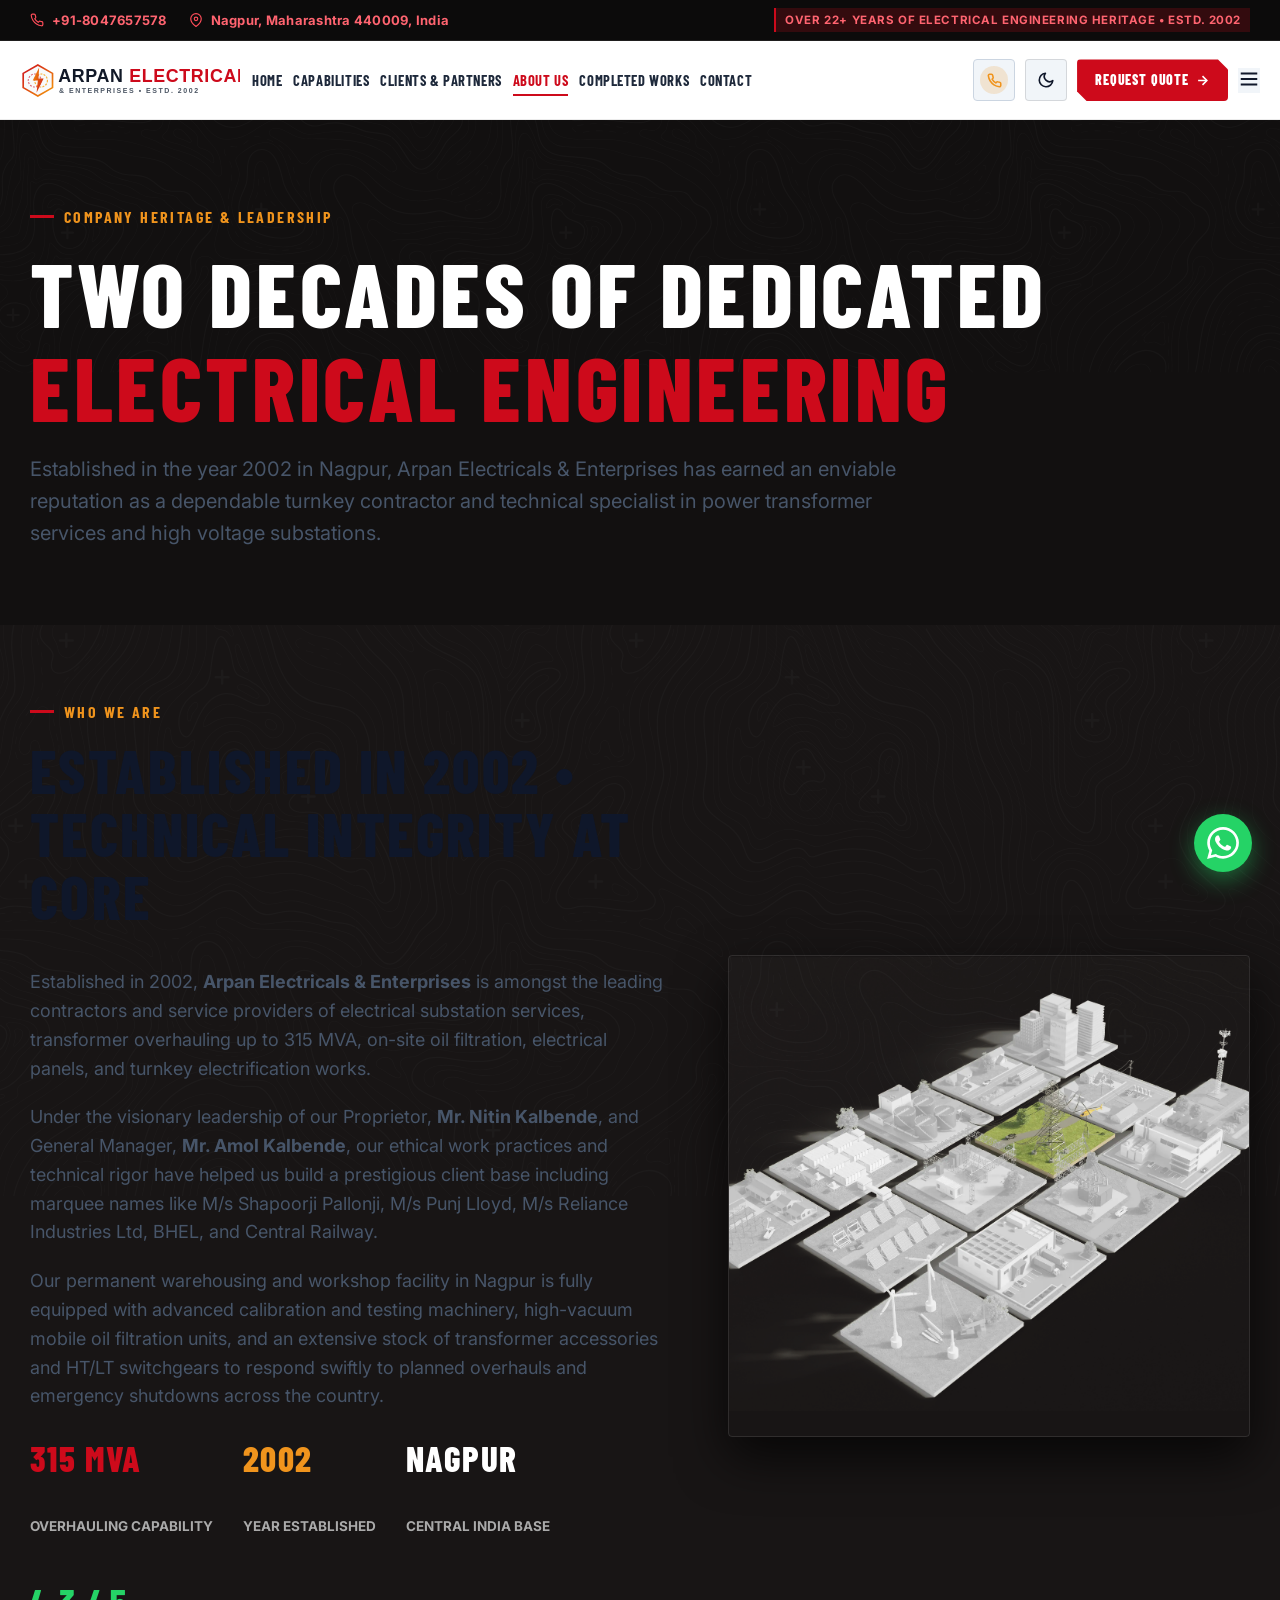
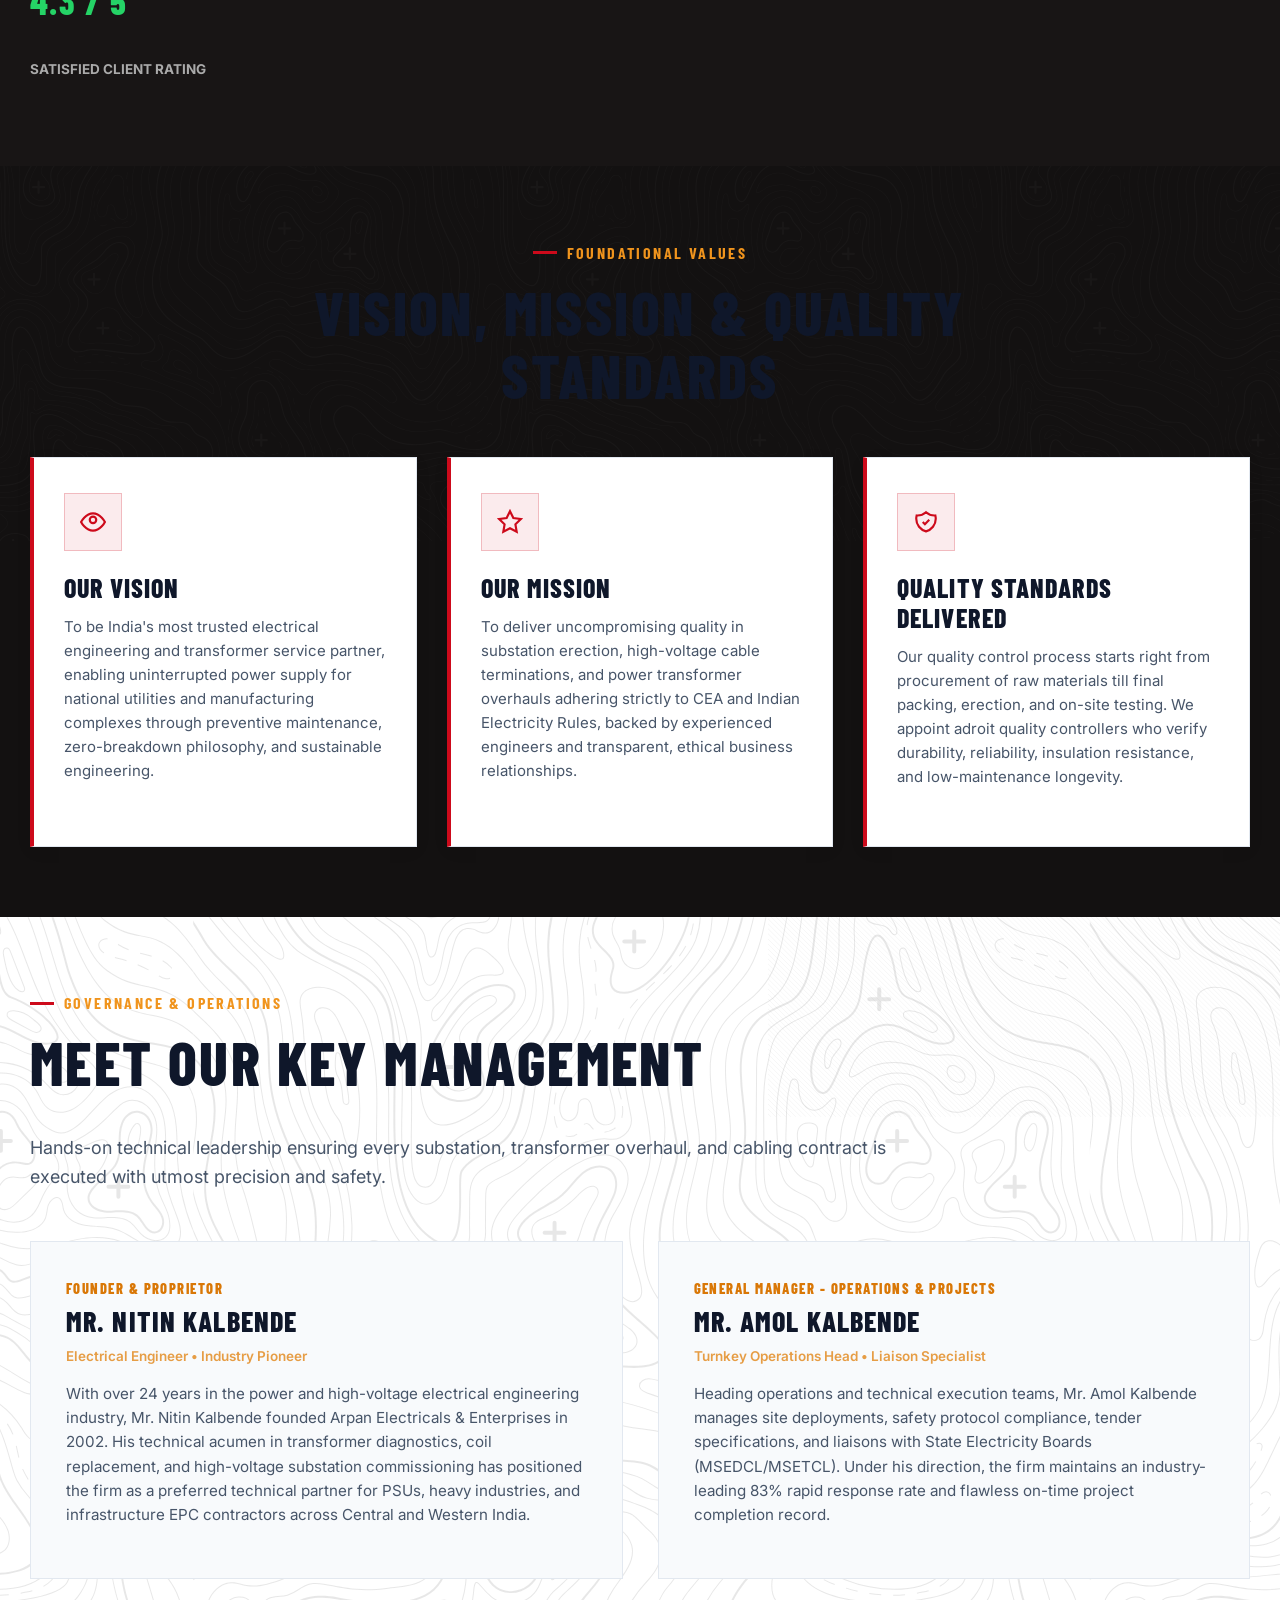
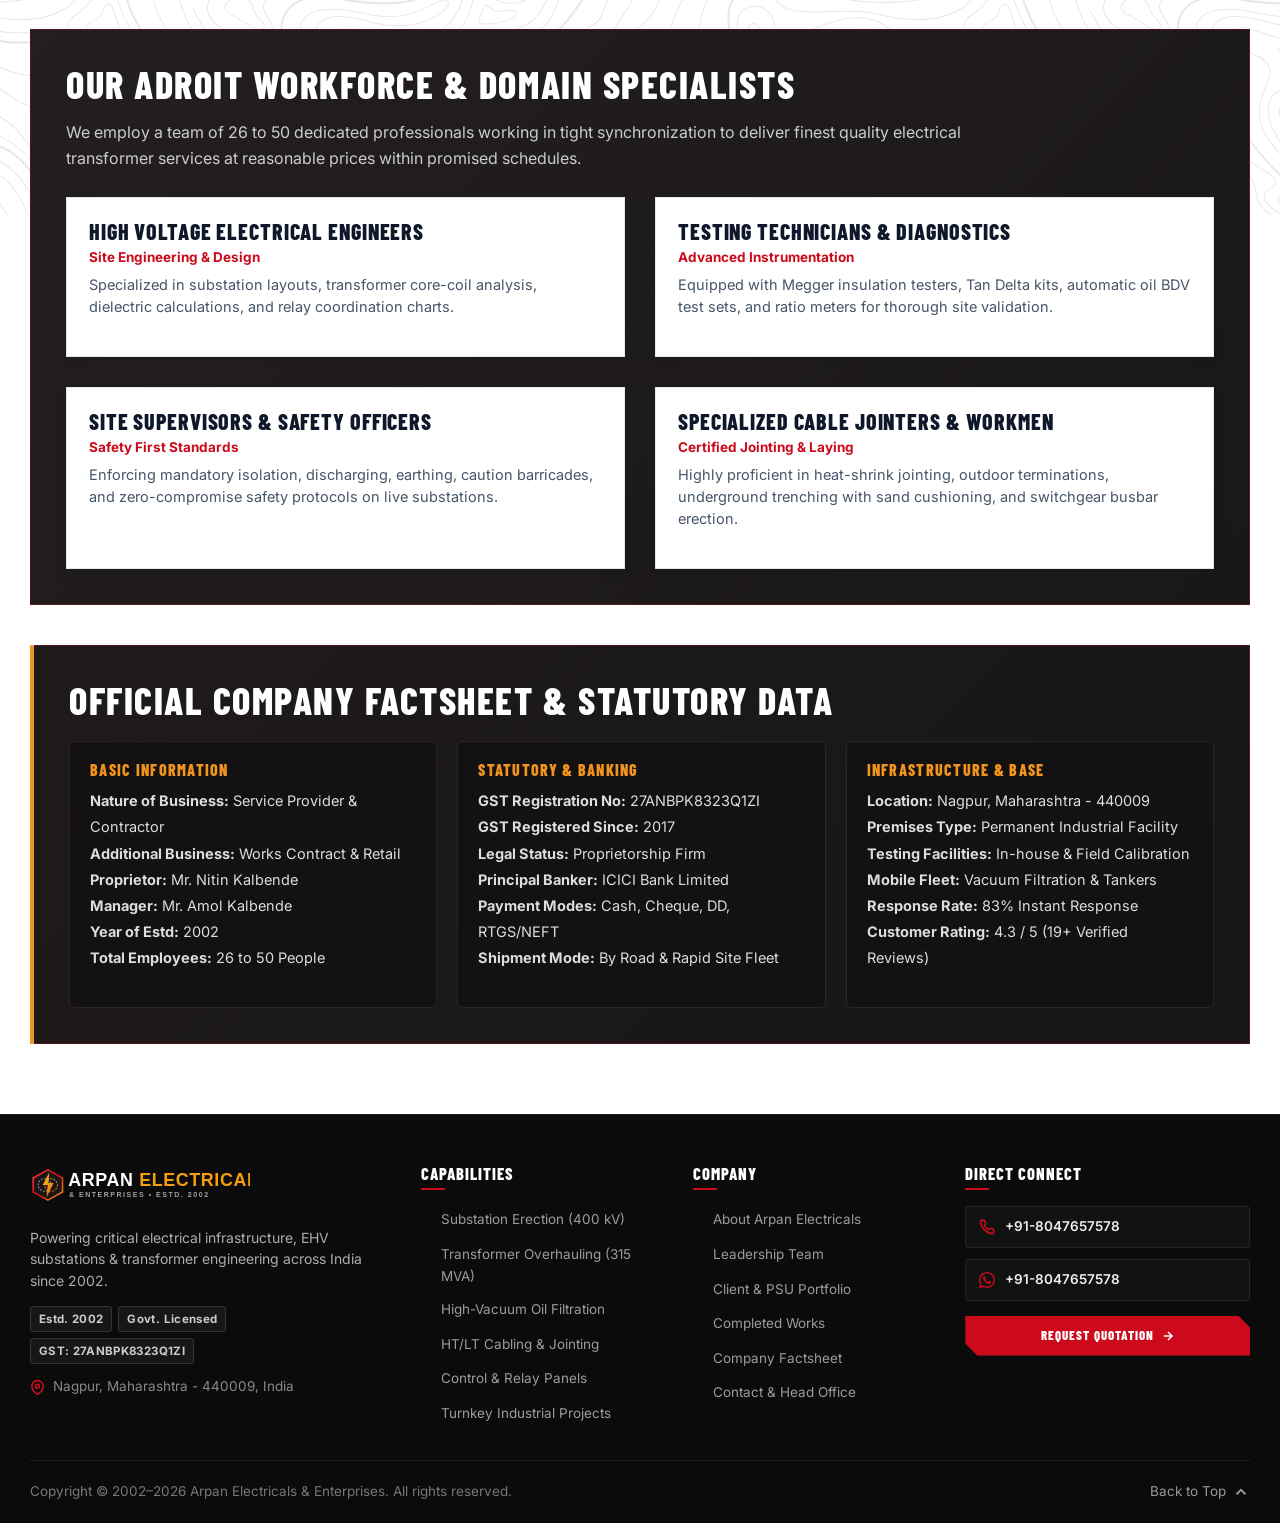
<file: about.html>
<!DOCTYPE html>
<html lang="en">
<head>
  <meta charset="UTF-8">
  <meta name="viewport" content="width=device-width, initial-scale=1.0">
  <title>About Us &amp; Leadership - ARPAN ELECTRICALS &amp; ENTERPRISES</title>
  <meta name="description" content="Learn about Arpan Electricals & Enterprises (Estd. 2002), our leadership led by Mr. Nitin Kalbende & Mr. Amol Kalbende, and over two decades of electrical substation & transformer engineering excellence.">
  <link rel="icon" type="image/png" sizes="32x32" href="assets/projects/cropped-favicon-32x32.png">

  <!-- Quanta Services Design System Stylesheets -->
  <link rel="stylesheet" href="_next/static/css/a41a6d3d1472bc70.css">
  <link rel="stylesheet" href="css/quanta-theme.css">
  <!-- Early Theme Init: Default White / Light Mode -->
  <script>
    (function() {
      var saved = localStorage.getItem('arpan_theme') || 'light';
      document.documentElement.setAttribute('data-theme', saved);
    })();
  </script>
</head>
<body class="bg-dark">

  <!-- TOP BAR -->
  <div class="top-contact-bar">
    <div class="container top-bar-inner">
      <div class="top-bar-items">
        <span class="top-bar-item">
          <svg fill="none" stroke="currentColor" stroke-width="2" viewBox="0 0 24 24"><path d="M22 16.92v3a2 2 0 0 1-2.18 2 19.79 19.79 0 0 1-8.63-3.07 19.5 19.5 0 0 1-6-6 19.79 19.79 0 0 1-3.07-8.67A2 2 0 0 1 4.11 2h3a2 2 0 0 1 2 1.72 12.84 12.84 0 0 0 .7 2.81 2 2 0 0 1-.45 2.11L8.09 9.91a16 16 0 0 0 6 6l1.27-1.27a2 2 0 0 1 2.11-.45 12.84 12.84 0 0 0 2.81.7A2 2 0 0 1 22 16.92z"></path></svg>
          <a href="tel:+918047657578">+91-8047657578</a>
        </span>
        <span class="top-bar-item d-none-mobile">
          <svg fill="none" stroke="currentColor" stroke-width="2" viewBox="0 0 24 24"><path d="M21 10c0 7-9 13-9 13s-9-6-9-13a9 9 0 0 1 18 0z"></path><circle cx="12" cy="10" r="3"></circle></svg>
          <span>Nagpur, Maharashtra 440009, India</span>
        </span>
      </div>
      <div>
        <span class="top-bar-badge">Over 22+ Years of Electrical Engineering Heritage &bull; Estd. 2002</span>
      </div>
    </div>
  </div>

  <!-- NAVBAR -->
  <header class="navbar">
    <div class="container navbar-content">
            <a href="index.html" class="site-logo" title="Arpan Electricals &amp; Enterprises">
        <img src="assets/logos/arpan-logo.svg" alt="Arpan Electricals Logo" class="logo-light" height="52">
        <img src="assets/logos/arpan-logo-white.svg?v=4" alt="Arpan Electricals Logo" class="logo-dark" height="52">
      </a>

      <ul class="nav-menu">
        <li><a href="index.html" class="nav-link">Home</a></li>
        <li><a href="capabilities.html" class="nav-link">Capabilities</a></li>
        <li><a href="companies.html" class="nav-link">Clients &amp; Partners</a></li>
        <li><a href="about.html" class="nav-link active">About Us</a></li>
        <li><a href="index.html#projects" class="nav-link">Completed Works</a></li>
        <li><a href="contact.html" class="nav-link">Contact</a></li>
      </ul>

                  <!-- Navbar Action Buttons (Hotline + Theme Toggle + Responsive CTA + Hamburger) -->
      <div class="nav-actions">
        <a href="tel:+918047657578" class="header-phone-cta" title="Call Arpan Electricals Hotline">
          <span class="phone-icon-wrap">
            <svg width="15" height="15" viewBox="0 0 24 24" fill="none" stroke="currentColor" stroke-width="2.5" stroke-linecap="round" stroke-linejoin="round"><path d="M22 16.92v3a2 2 0 0 1-2.18 2 19.79 19.79 0 0 1-8.63-3.07 19.5 19.5 0 0 1-6-6 19.79 19.79 0 0 1-3.07-8.67A2 2 0 0 1 4.11 2h3a2 2 0 0 1 2 1.72 12.84 12.84 0 0 0 .7 2.81 2 2 0 0 1-.45 2.11L8.09 9.91a16 16 0 0 0 6 6l1.27-1.27a2 2 0 0 1 2.11-.45 12.84 12.84 0 0 0 2.81.7A2 2 0 0 1 22 16.92z"></path></svg>
          </span>
          <span class="phone-text">
            <small>Direct Hotline</small>
            <strong>+91-8047657578</strong>
          </span>
        </a>

        <!-- Light/Dark Mode Switch (Default Light Mode) -->
        <button id="themeToggleBtn" class="theme-toggle-btn" aria-label="Toggle Light and Dark Mode" title="Toggle Theme (Light / Dark)">
          <!-- Moon Icon (shown in Light Mode to switch to Dark) -->
          <svg class="theme-icon-moon" width="18" height="18" viewBox="0 0 24 24" fill="none" stroke="currentColor" stroke-width="2.2" stroke-linecap="round" stroke-linejoin="round">
            <path d="M21 12.79A9 9 0 1 1 11.21 3 7 7 0 0 0 21 12.79z"></path>
          </svg>
          <!-- Sun Icon (shown in Dark Mode to switch to Light) -->
          <svg class="theme-icon-sun" width="18" height="18" viewBox="0 0 24 24" fill="none" stroke="currentColor" stroke-width="2.2" stroke-linecap="round" stroke-linejoin="round">
            <circle cx="12" cy="12" r="5"></circle>
            <line x1="12" y1="1" x2="12" y2="3"></line>
            <line x1="12" y1="21" x2="12" y2="23"></line>
            <line x1="4.22" y1="4.22" x2="5.64" y2="5.64"></line>
            <line x1="18.36" y1="18.36" x2="19.78" y2="19.78"></line>
            <line x1="1" y1="12" x2="3" y2="12"></line>
            <line x1="21" y1="12" x2="23" y2="12"></line>
            <line x1="4.22" y1="19.78" x2="5.64" y2="18.36"></line>
            <line x1="18.36" y1="5.64" x2="19.78" y2="4.22"></line>
          </svg>
        </button>

        <a href="https://wa.me/918047657578?text=Hello%20Arpan%20Electricals%20%26%20Enterprises%2C%20I%20would%20like%20to%20request%20an%20enquiry%20%2F%20quote%20for%20an%20Electrical%20Substation%20%2F%20Transformer%20project." target="_blank" rel="noopener noreferrer" class="btn btn-primary" title="Request Quote on WhatsApp (+91-8047657578)">
          <span>Request Quote</span>
          <svg width="15" height="15" fill="none" stroke="currentColor" stroke-width="2.5" viewBox="0 0 24 24"><line x1="5" y1="12" x2="19" y2="12"></line><polyline points="12 5 19 12 12 19"></polyline></svg>
        </a>

        <button class="menu-toggle" aria-label="Toggle Mobile Menu">
          <svg width="22" height="22" fill="none" stroke="currentColor" stroke-width="2.2" viewBox="0 0 24 24"><line x1="3" y1="12" x2="21" y2="12"></line><line x1="3" y1="6" x2="21" y2="6"></line><line x1="3" y1="18" x2="21" y2="18"></line></svg>
        </button>
      </div>
    </div>
  </header>

  <!-- OFFCANVAS MOBILE DRAWER -->
  <div class="drawer-backdrop"></div>
  <aside class="mobile-drawer">
        <div class="drawer-header">
      <div class="site-logo">
        <img src="assets/logos/arpan-logo.svg" alt="Arpan Electricals Logo" class="logo-light" height="42">
        <img src="assets/logos/arpan-logo-white.svg?v=4" alt="Arpan Electricals Logo" class="logo-dark" height="42">
      </div>
      <button class="drawer-close" aria-label="Close menu">&times;</button>
    </div>
    <!-- Drawer Theme Switch -->
    <div style="padding: 1.2rem 2rem; border-bottom: 1px solid rgba(0,0,0,0.06); display: flex; align-items: center; justify-content: space-between;">
      <span style="font-size: 1.35rem; font-weight: 700; text-transform: uppercase; letter-spacing: 0.05em;">Theme</span>
      <button id="drawerThemeToggleBtn" class="theme-toggle-btn" aria-label="Toggle Theme" style="width: 36px; height: 36px;">
        <svg class="theme-icon-moon" width="16" height="16" viewBox="0 0 24 24" fill="none" stroke="currentColor" stroke-width="2.2"><path d="M21 12.79A9 9 0 1 1 11.21 3 7 7 0 0 0 21 12.79z"></path></svg>
        <svg class="theme-icon-sun" width="16" height="16" viewBox="0 0 24 24" fill="none" stroke="currentColor" stroke-width="2.2"><circle cx="12" cy="12" r="5"></circle><line x1="12" y1="1" x2="12" y2="3"></line><line x1="12" y1="21" x2="12" y2="23"></line><line x1="4.22" y1="4.22" x2="5.64" y2="5.64"></line><line x1="18.36" y1="18.36" x2="19.78" y2="19.78"></line><line x1="1" y1="12" x2="3" y2="12"></line><line x1="21" y1="12" x2="23" y2="12"></line><line x1="4.22" y1="19.78" x2="5.64" y2="18.36"></line><line x1="18.36" y1="5.64" x2="19.78" y2="4.22"></line></svg>
      </button>
    </div>
    <ul class="drawer-nav">
      <li><a href="index.html">Home</a></li>
      <li><a href="capabilities.html">Capabilities &amp; Services</a></li>
      <li><a href="companies.html">Clients &amp; Partners</a></li>
      <li><a href="about.html">About &amp; Leadership</a></li>
      <li><a href="index.html#projects">Completed Works</a></li>
      <li><a href="contact.html">Contact Us</a></li>
    </ul>
    <div style="margin-top: auto; padding-top: 2rem; border-top: 1px solid rgba(255,255,255,0.1);">
      <p style="color: #999; font-size: 1.4rem; margin-bottom: 1.5rem;">
        <strong>Headquarters:</strong><br>
        Nagpur, Maharashtra - 440009, India<br>
        GSTIN: 27ANBPK8323Q1ZI
      </p>
      <a href="tel:+918047657578" style="color: var(--theme-secondary); font-weight: 700; display: block; margin-bottom: 0.8rem;">
        Phone: +91-8047657578
      </a>
      <a href="https://wa.me/918047657578?text=Hello%20Arpan%20Electricals%20%26%20Enterprises%2C%20I%20would%20like%20to%20request%20an%20enquiry%20%2F%20quote%20for%20an%20Electrical%20Substation%20%2F%20Transformer%20project." target="_blank" rel="noopener noreferrer" style="color: #25d366; font-weight: 700; display: block; margin-bottom: 1.5rem;">
        WhatsApp: +91-8047657578
      </a>
      <a href="https://wa.me/918047657578?text=Hello%20Arpan%20Electricals%20%26%20Enterprises%2C%20I%20would%20like%20to%20request%20an%20enquiry%20%2F%20quote%20for%20an%20Electrical%20Substation%20%2F%20Transformer%20project." target="_blank" rel="noopener noreferrer" class="btn btn-primary" style="width: 100%;">Request Quote on WhatsApp</a>
    </div>
  </aside>

  <!-- ABOUT HERO (QUANTA CULTURE TEMPLATE) -->
  <section class="section topo topo-bottom" style="background-color: #121010; padding-top: 8rem; padding-bottom: 6rem;">
    <div class="container">
      <div class="section-pretitle">Company Heritage &amp; Leadership</div>
      <h1 class="h1" style="color: #fff; margin-bottom: 2rem;">
        TWO DECADES OF DEDICATED <span class="topo-text">ELECTRICAL ENGINEERING</span>
      </h1>
      <p class="section-description" style="max-width: 900px; font-size: 2rem;">
        Established in the year 2002 in Nagpur, Arpan Electricals &amp; Enterprises has earned an enviable reputation as a dependable turnkey contractor and technical specialist in power transformer services and high voltage substations.
      </p>
    </div>
  </section>

  <!-- STORY & PURPOSE -->
  <main>
    <section class="section topo lines-bg" style="background-color: #181515;">
      <div class="container feature-split-section">
        <div>
          <div class="section-pretitle">Who We Are</div>
          <h2 class="h2">ESTABLISHED IN 2002 &bull; TECHNICAL INTEGRITY AT CORE</h2>
          <p class="section-description" style="margin-bottom: 2rem;">
            Established in 2002, <strong>Arpan Electricals &amp; Enterprises</strong> is amongst the leading contractors and service providers of electrical substation services, transformer overhauling up to 315 MVA, on-site oil filtration, electrical panels, and turnkey electrification works.
          </p>
          <p class="section-description" style="margin-bottom: 2rem;">
            Under the visionary leadership of our Proprietor, <strong>Mr. Nitin Kalbende</strong>, and General Manager, <strong>Mr. Amol Kalbende</strong>, our ethical work practices and technical rigor have helped us build a prestigious client base including marquee names like M/s Shapoorji Pallonji, M/s Punj Lloyd, M/s Reliance Industries Ltd, BHEL, and Central Railway.
          </p>
          <p class="section-description" style="margin-bottom: 2rem;">
            Our permanent warehousing and workshop facility in Nagpur is fully equipped with advanced calibration and testing machinery, high-vacuum mobile oil filtration units, and an extensive stock of transformer accessories and HT/LT switchgears to respond swiftly to planned overhauls and emergency shutdowns across the country.
          </p>
          <div style="display:flex; gap:3rem; margin-top:3rem; flex-wrap:wrap;">
            <div>
              <h3 style="font-size:3.5rem; color:var(--theme-primary); font-family:var(--highlight-font); line-height:1;">315 MVA</h3>
              <p style="color:#aaa; font-size:1.35rem; text-transform:uppercase; font-weight:700;">Overhauling Capability</p>
            </div>
            <div>
              <h3 style="font-size:3.5rem; color:var(--theme-secondary); font-family:var(--highlight-font); line-height:1;">2002</h3>
              <p style="color:#aaa; font-size:1.35rem; text-transform:uppercase; font-weight:700;">Year Established</p>
            </div>
            <div>
              <h3 style="font-size:3.5rem; color:#fff; font-family:var(--highlight-font); line-height:1;">Nagpur</h3>
              <p style="color:#aaa; font-size:1.35rem; text-transform:uppercase; font-weight:700;">Central India Base</p>
            </div>
            <div>
              <h3 style="font-size:3.5rem; color:#25d366; font-family:var(--highlight-font); line-height:1;">4.3 / 5</h3>
              <p style="color:#aaa; font-size:1.35rem; text-transform:uppercase; font-weight:700;">Satisfied Client Rating</p>
            </div>
          </div>
        </div>

        <div class="feature-visual">
          <img src="_next/Quanta-3D-Renders-Web-Transmission-20240920-Half.webp" alt="High Voltage Transmission Grid 3D">
        </div>
      </div>
    </section>

    <!-- STRATEGIC VALUES -->
    <section class="section topo topo-right" style="background-color: #131111;">
      <div class="container">
        <div class="section-header text-center">
          <div class="section-pretitle">Foundational Values</div>
          <h2 class="h2">VISION, MISSION &amp; QUALITY STANDARDS</h2>
        </div>

        <div class="capabilities-grid" style="grid-template-columns: repeat(auto-fit, minmax(320px, 1fr));">
          <!-- Card 1 -->
          <div class="cap-card">
            <div>
              <div class="cap-card-icon">
                <svg fill="none" stroke="currentColor" stroke-width="2" viewBox="0 0 24 24"><path d="M1 12s4-8 11-8 11 8 11 8-4 8-11 8-11-8-11-8z"></path><circle cx="12" cy="10" r="3"></circle></svg>
              </div>
              <h3 class="cap-card-title">OUR VISION</h3>
              <p class="cap-card-desc">
                To be India's most trusted electrical engineering and transformer service partner, enabling uninterrupted power supply for national utilities and manufacturing complexes through preventive maintenance, zero-breakdown philosophy, and sustainable engineering.
              </p>
            </div>
          </div>

          <!-- Card 2 -->
          <div class="cap-card">
            <div>
              <div class="cap-card-icon">
                <svg fill="none" stroke="currentColor" stroke-width="2" viewBox="0 0 24 24"><polygon points="12 2 15.09 8.26 22 9.27 17 14.14 18.18 21.02 12 17.77 5.82 21.02 7 14.14 2 9.27 8.91 8.26 12 2"></polygon></svg>
              </div>
              <h3 class="cap-card-title">OUR MISSION</h3>
              <p class="cap-card-desc">
                To deliver uncompromising quality in substation erection, high-voltage cable terminations, and power transformer overhauls adhering strictly to CEA and Indian Electricity Rules, backed by experienced engineers and transparent, ethical business relationships.
              </p>
            </div>
          </div>

          <!-- Card 3 -->
          <div class="cap-card">
            <div>
              <div class="cap-card-icon">
                <svg fill="none" stroke="currentColor" stroke-width="2" viewBox="0 0 24 24"><path d="M9 12l2 2 4-4m5.618-4.016A11.955 11.955 0 0112 2.944a11.955 11.955 0 01-8.618 3.04A12.02 12.02 0 003 9c0 5.591 3.824 10.29 9 11.622 5.176-1.332 9-6.03 9-11.622 0-1.042-.133-2.052-.382-3.016z"></path></svg>
              </div>
              <h3 class="cap-card-title">QUALITY STANDARDS DELIVERED</h3>
              <p class="cap-card-desc">
                Our quality control process starts right from procurement of raw materials till final packing, erection, and on-site testing. We appoint adroit quality controllers who verify durability, reliability, insulation resistance, and low-maintenance longevity.
              </p>
            </div>
          </div>
        </div>
      </div>
    </section>

    <!-- MEET THE DIRECTORS & LEADERSHIP -->
    <section class="section topo lines-bg" id="leadership" style="background-color: #171515;">
      <div class="container">
        <div class="section-header">
          <div class="section-pretitle">Governance &amp; Operations</div>
          <h2 class="h2">MEET OUR KEY MANAGEMENT</h2>
          <p class="section-description">
            Hands-on technical leadership ensuring every substation, transformer overhaul, and cabling contract is executed with utmost precision and safety.
          </p>
        </div>

        <div class="leadership-grid">
          <!-- Leader 1 -->
          <div class="leader-card">
            <span class="leader-role">Founder &amp; Proprietor</span>
            <h3 class="leader-name">Mr. Nitin Kalbende</h3>
            <div class="leader-qualification">Electrical Engineer &bull; Industry Pioneer</div>
            <p class="leader-bio">
              With over 24 years in the power and high-voltage electrical engineering industry, Mr. Nitin Kalbende founded Arpan Electricals &amp; Enterprises in 2002. His technical acumen in transformer diagnostics, coil replacement, and high-voltage substation commissioning has positioned the firm as a preferred technical partner for PSUs, heavy industries, and infrastructure EPC contractors across Central and Western India.
            </p>
          </div>

          <!-- Leader 2 -->
          <div class="leader-card">
            <span class="leader-role">General Manager - Operations &amp; Projects</span>
            <h3 class="leader-name">Mr. Amol Kalbende</h3>
            <div class="leader-qualification">Turnkey Operations Head &bull; Liaison Specialist</div>
            <p class="leader-bio">
              Heading operations and technical execution teams, Mr. Amol Kalbende manages site deployments, safety protocol compliance, tender specifications, and liaisons with State Electricity Boards (MSEDCL/MSETCL). Under his direction, the firm maintains an industry-leading 83% rapid response rate and flawless on-time project completion record.
            </p>
          </div>
        </div>

        <!-- OUR MULTIDISCIPLINARY TEAM -->
        <div class="advisory-board-banner" style="margin-top: 5rem;">
          <h3 class="h3" style="color: #fff; margin-bottom: 1.5rem;">OUR ADROIT WORKFORCE &amp; DOMAIN SPECIALISTS</h3>
          <p style="color: #ccc; font-size: 1.6rem; max-width: 900px; margin-bottom: 2.5rem;">
            We employ a team of 26 to 50 dedicated professionals working in tight synchronization to deliver finest quality electrical transformer services at reasonable prices within promised schedules.
          </p>

          <div class="advisory-grid">
            <div class="advisory-item">
              <h4>High Voltage Electrical Engineers</h4>
              <span class="exp-badge">Site Engineering &amp; Design</span>
              <p>Specialized in substation layouts, transformer core-coil analysis, dielectric calculations, and relay coordination charts.</p>
            </div>

            <div class="advisory-item">
              <h4>Testing Technicians &amp; Diagnostics</h4>
              <span class="exp-badge">Advanced Instrumentation</span>
              <p>Equipped with Megger insulation testers, Tan Delta kits, automatic oil BDV test sets, and ratio meters for thorough site validation.</p>
            </div>

            <div class="advisory-item">
              <h4>Site Supervisors &amp; Safety Officers</h4>
              <span class="exp-badge">Safety First Standards</span>
              <p>Enforcing mandatory isolation, discharging, earthing, caution barricades, and zero-compromise safety protocols on live substations.</p>
            </div>

            <div class="advisory-item">
              <h4>Specialized Cable Jointers &amp; Workmen</h4>
              <span class="exp-badge">Certified Jointing &amp; Laying</span>
              <p>Highly proficient in heat-shrink jointing, outdoor terminations, underground trenching with sand cushioning, and switchgear busbar erection.</p>
            </div>
          </div>
        </div>

        <!-- FACTSHEET & STATUTORY PROFILE -->
        <div id="factsheet" class="advisory-board-banner" style="margin-top: 4rem; background: linear-gradient(135deg, #1f1b1b, #171515); border-left: 4px solid var(--theme-secondary);">
          <h3 class="h3" style="color: #fff; margin-bottom: 1.5rem;">OFFICIAL COMPANY FACTSHEET &amp; STATUTORY DATA</h3>
          
          <div style="display:grid; grid-template-columns: repeat(auto-fit, minmax(280px, 1fr)); gap:2rem; margin-top:2rem;">
            <div style="background:#131111; padding:2rem; border-radius:6px; border:1px solid #2a2626;">
              <h5 style="color:var(--theme-secondary); font-size:1.6rem; margin-bottom:1rem; text-transform:uppercase;">Basic Information</h5>
              <p style="color:#ddd; font-size:1.45rem; line-height:1.8;">
                <strong>Nature of Business:</strong> Service Provider &amp; Contractor<br>
                <strong>Additional Business:</strong> Works Contract &amp; Retail<br>
                <strong>Proprietor:</strong> Mr. Nitin Kalbende<br>
                <strong>Manager:</strong> Mr. Amol Kalbende<br>
                <strong>Year of Estd:</strong> 2002<br>
                <strong>Total Employees:</strong> 26 to 50 People
              </p>
            </div>

            <div style="background:#131111; padding:2rem; border-radius:6px; border:1px solid #2a2626;">
              <h5 style="color:var(--theme-secondary); font-size:1.6rem; margin-bottom:1rem; text-transform:uppercase;">Statutory &amp; Banking</h5>
              <p style="color:#ddd; font-size:1.45rem; line-height:1.8;">
                <strong>GST Registration No:</strong> 27ANBPK8323Q1ZI<br>
                <strong>GST Registered Since:</strong> 2017<br>
                <strong>Legal Status:</strong> Proprietorship Firm<br>
                <strong>Principal Banker:</strong> ICICI Bank Limited<br>
                <strong>Payment Modes:</strong> Cash, Cheque, DD, RTGS/NEFT<br>
                <strong>Shipment Mode:</strong> By Road &amp; Rapid Site Fleet
              </p>
            </div>

            <div style="background:#131111; padding:2rem; border-radius:6px; border:1px solid #2a2626;">
              <h5 style="color:var(--theme-secondary); font-size:1.6rem; margin-bottom:1rem; text-transform:uppercase;">Infrastructure &amp; Base</h5>
              <p style="color:#ddd; font-size:1.45rem; line-height:1.8;">
                <strong>Location:</strong> Nagpur, Maharashtra - 440009<br>
                <strong>Premises Type:</strong> Permanent Industrial Facility<br>
                <strong>Testing Facilities:</strong> In-house &amp; Field Calibration<br>
                <strong>Mobile Fleet:</strong> Vacuum Filtration &amp; Tankers<br>
                <strong>Response Rate:</strong> 83% Instant Response<br>
                <strong>Customer Rating:</strong> 4.3 / 5 (19+ Verified Reviews)
              </p>
            </div>
          </div>
        </div>
      </div>
    </section>
  </main>

  <!-- FOOTER -->
      <!-- STREAMLINED & BALANCED FOOTER -->
  <footer class="site-footer">
    <div class="container">
      <div class="footer-top">
        <div class="footer-brand">
          <a href="index.html" class="site-logo">
            <img src="assets/logos/arpan-logo-white.svg?v=4" alt="Arpan Electricals Logo" height="46">
          </a>
          <p class="footer-tagline">
            Powering critical electrical infrastructure, EHV substations &amp; transformer engineering across India since 2002.
          </p>
          <div class="footer-meta">
            <span class="f-badge">Estd. 2002</span>
            <span class="f-badge">Govt. Licensed</span>
            <span class="f-badge">GST: 27ANBPK8323Q1ZI</span>
          </div>
          <div class="footer-address">
            <svg width="15" height="15" viewBox="0 0 24 24" fill="none" stroke="currentColor" stroke-width="2.5" stroke-linecap="round" stroke-linejoin="round"><path d="M21 10c0 7-9 13-9 13s-9-6-9-13a9 9 0 0 1 18 0z"></path><circle cx="12" cy="10" r="3"></circle></svg>
            <span>Nagpur, Maharashtra - 440009, India</span>
          </div>
        </div>

        <div class="footer-col">
          <h4>Capabilities</h4>
          <ul class="footer-links">
            <li><a href="capabilities.html#substation-erection">Substation Erection (400 kV)</a></li>
            <li><a href="capabilities.html#transformer-overhauling">Transformer Overhauling (315 MVA)</a></li>
            <li><a href="capabilities.html#oil-filtration">High-Vacuum Oil Filtration</a></li>
            <li><a href="capabilities.html#cable-services">HT/LT Cabling &amp; Jointing</a></li>
            <li><a href="capabilities.html#control-panels">Control &amp; Relay Panels</a></li>
            <li><a href="capabilities.html#turnkey-electrification">Turnkey Industrial Projects</a></li>
          </ul>
        </div>

        <div class="footer-col">
          <h4>Company</h4>
          <ul class="footer-links">
            <li><a href="about.html">About Arpan Electricals</a></li>
            <li><a href="about.html#leadership">Leadership Team</a></li>
            <li><a href="companies.html">Client &amp; PSU Portfolio</a></li>
            <li><a href="index.html#projects">Completed Works</a></li>
            <li><a href="about.html#factsheet">Company Factsheet</a></li>
            <li><a href="contact.html">Contact &amp; Head Office</a></li>
          </ul>
        </div>

        <div class="footer-col footer-contact-items-col">
          <h4>Direct Connect</h4>
          <div class="footer-contact-items">
            <a href="tel:+918047657578" class="f-contact-card">
              <svg width="16" height="16" viewBox="0 0 24 24" fill="none" stroke="currentColor" stroke-width="2.5" stroke-linecap="round" stroke-linejoin="round"><path d="M22 16.92v3a2 2 0 0 1-2.18 2 19.79 19.79 0 0 1-8.63-3.07 19.5 19.5 0 0 1-6-6 19.79 19.79 0 0 1-3.07-8.67A2 2 0 0 1 4.11 2h3a2 2 0 0 1 2 1.72 12.84 12.84 0 0 0 .7 2.81 2 2 0 0 1-.45 2.11L8.09 9.91a16 16 0 0 0 6 6l1.27-1.27a2 2 0 0 1 2.11-.45 12.84 12.84 0 0 0 2.81.7A2 2 0 0 1 22 16.92z"></path></svg>
              <span>+91-8047657578</span>
            </a>
            <a href="https://wa.me/918047657578?text=Hello%20Arpan%20Electricals%20%26%20Enterprises%2C%20I%20would%20like%20to%20request%20an%20enquiry%20%2F%20quote%20for%20an%20Electrical%20Substation%20%2F%20Transformer%20project." target="_blank" rel="noopener noreferrer" class="f-contact-card">
              <svg width="16" height="16" viewBox="0 0 24 24" fill="currentColor"><path d="M.057 24l1.687-6.163c-1.041-1.804-1.588-3.849-1.587-5.946.003-6.556 5.338-11.891 11.893-11.891 3.181.001 6.167 1.24 8.413 3.488 2.245 2.248 3.481 5.236 3.48 8.414-.003 6.557-5.338 11.892-11.893 11.892-1.99-.001-3.951-.5-5.688-1.448l-6.305 1.654zm6.597-3.807c1.676.995 3.276 1.591 5.392 1.592 5.448 0 9.886-4.434 9.889-9.885.002-5.462-4.415-9.89-9.881-9.892-5.452 0-9.887 4.434-9.889 9.884-.001 2.225.651 3.891 1.746 5.634l-.999 3.648 3.742-.981zm11.387-5.464c-.074-.124-.272-.198-.57-.347-.297-.149-1.758-.868-2.031-.967-.272-.099-.47-.149-.669.149-.198.297-.768.967-.941 1.165-.173.198-.347.223-.644.074-.297-.149-1.255-.462-2.39-1.475-.883-.788-1.48-1.761-1.653-2.059-.173-.297-.018-.458.13-.606.134-.133.297-.347.446-.521.151-.172.2-.296.3-.495.099-.198.05-.372-.025-.521-.075-.148-.669-1.611-.916-2.206-.242-.579-.487-.501-.669-.51l-.57-.01c-.198 0-.52.074-.792.372s-1.04 1.016-1.04 2.479 1.065 2.876 1.213 3.074c.149.198 2.095 3.2 5.076 4.487.709.306 1.263.489 1.694.626.712.226 1.36.194 1.872.118.571-.085 1.758-.719 2.006-1.413.248-.695.248-1.29.173-1.414z"/></svg>
              <span>+91-8047657578</span>
            </a>
            <a href="https://wa.me/918047657578?text=Hello%20Arpan%20Electricals%20%26%20Enterprises%2C%20I%20would%20like%20to%20request%20an%20enquiry%20%2F%20quote%20for%20an%20Electrical%20Substation%20%2F%20Transformer%20project." target="_blank" rel="noopener noreferrer" class="btn btn-primary f-quote-btn">
              <span>Request Quotation</span>
              <svg width="14" height="14" viewBox="0 0 24 24" fill="none" stroke="currentColor" stroke-width="2.5"><path d="M5 12h14M12 5l7 7-7 7"/></svg>
            </a>
          </div>
        </div>
      </div>

      <div class="footer-bottom">
        <div>
          Copyright &copy; 2002&ndash;2026 Arpan Electricals &amp; Enterprises. All rights reserved.
        </div>
        <div class="back-to-top">
          <span>Back to Top</span>
          <svg width="18" height="18" fill="none" stroke="currentColor" stroke-width="2.5" viewBox="0 0 24 24"><polyline points="18 15 12 9 6 15"></polyline></svg>
        </div>
      </div>
    </div>
  </footer>

  <script src="js/main.js"></script>

    <!-- Floating Glowing WhatsApp Quick Connect -->
  <a href="https://wa.me/918047657578?text=Hello%20Arpan%20Electricals%20%26%20Enterprises%2C%20I%20would%20like%20to%20request%20an%20enquiry%20%2F%20quote%20for%20an%20Electrical%20Substation%20%2F%20Transformer%20project." target="_blank" rel="noopener noreferrer" class="floating-whatsapp" title="Chat on WhatsApp (+91-8047657578)" aria-label="Chat on WhatsApp with Arpan Electricals">
    <svg width="32" height="32" viewBox="0 0 24 24" fill="#ffffff"><path d="M.057 24l1.687-6.163c-1.041-1.804-1.588-3.849-1.587-5.946.003-6.556 5.338-11.891 11.893-11.891 3.181.001 6.167 1.24 8.413 3.488 2.245 2.248 3.481 5.236 3.48 8.414-.003 6.557-5.338 11.892-11.893 11.892-1.99-.001-3.951-.5-5.688-1.448l-6.305 1.654zm6.597-3.807c1.676.995 3.276 1.591 5.392 1.592 5.448 0 9.886-4.434 9.889-9.885.002-5.462-4.415-9.89-9.881-9.892-5.452 0-9.887 4.434-9.889 9.884-.001 2.225.651 3.891 1.746 5.634l-.999 3.648 3.742-.981zm11.387-5.464c-.074-.124-.272-.198-.57-.347-.297-.149-1.758-.868-2.031-.967-.272-.099-.47-.149-.669.149-.198.297-.768.967-.941 1.165-.173.198-.347.223-.644.074-.297-.149-1.255-.462-2.39-1.475-.883-.788-1.48-1.761-1.653-2.059-.173-.297-.018-.458.13-.606.134-.133.297-.347.446-.521.151-.172.2-.296.3-.495.099-.198.05-.372-.025-.521-.075-.148-.669-1.611-.916-2.206-.242-.579-.487-.501-.669-.51l-.57-.01c-.198 0-.52.074-.792.372s-1.04 1.016-1.04 2.479 1.065 2.876 1.213 3.074c.149.198 2.095 3.2 5.076 4.487.709.306 1.263.489 1.694.626.712.226 1.36.194 1.872.118.571-.085 1.758-.719 2.006-1.413.248-.695.248-1.29.173-1.414z"/></svg>
  </a>

</body>
</html>
</file>
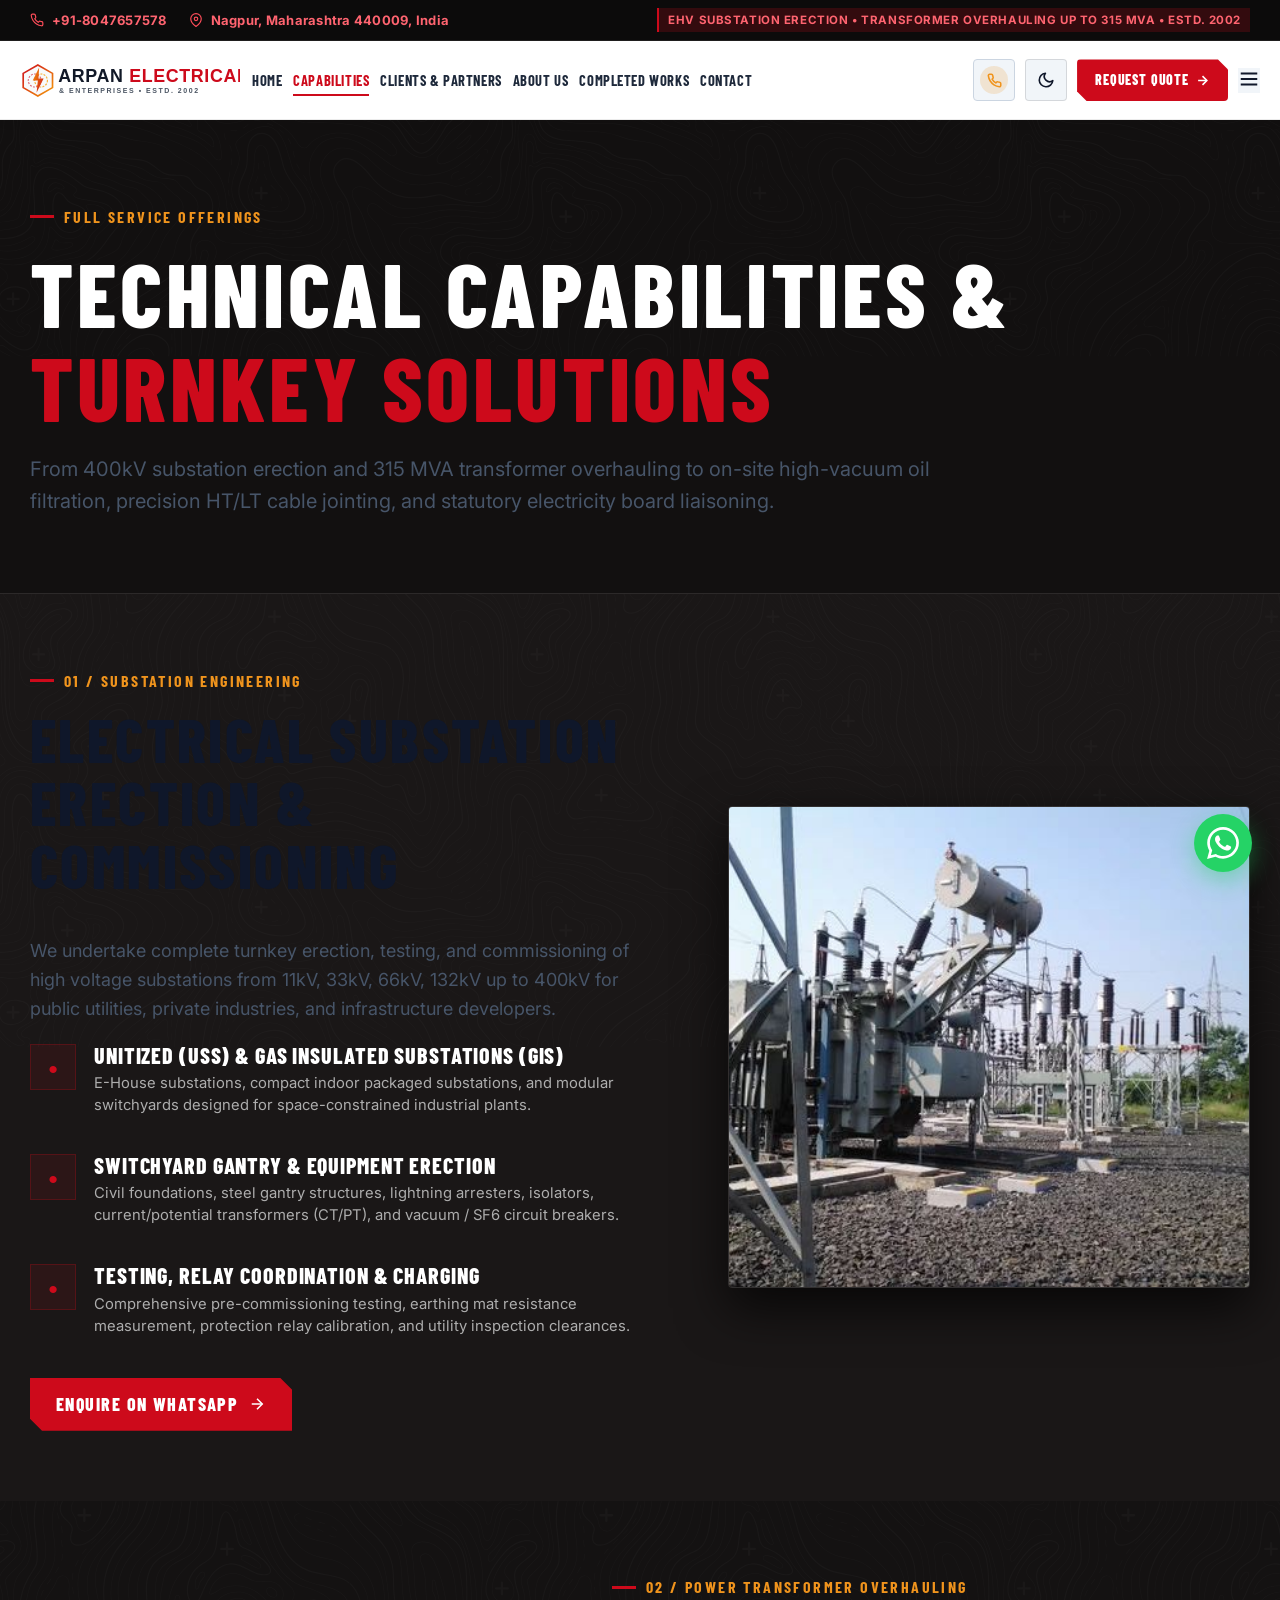
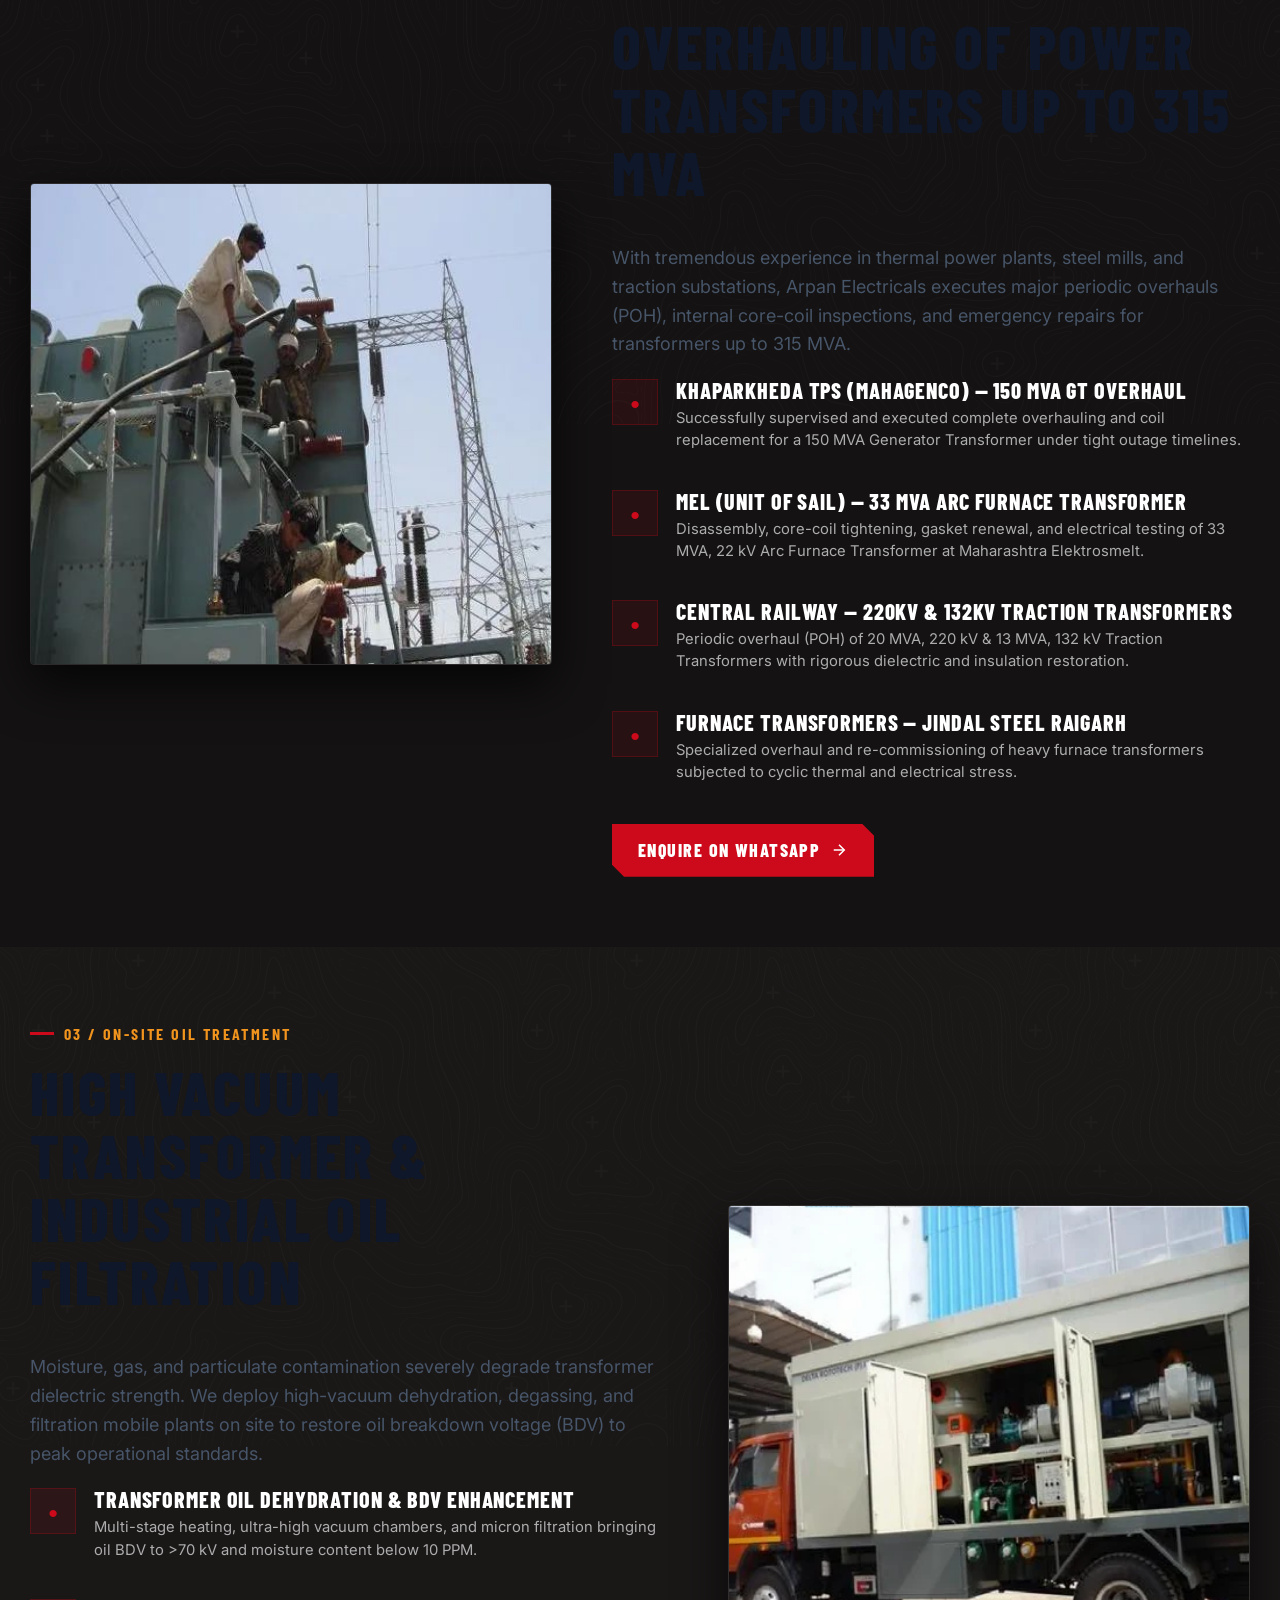
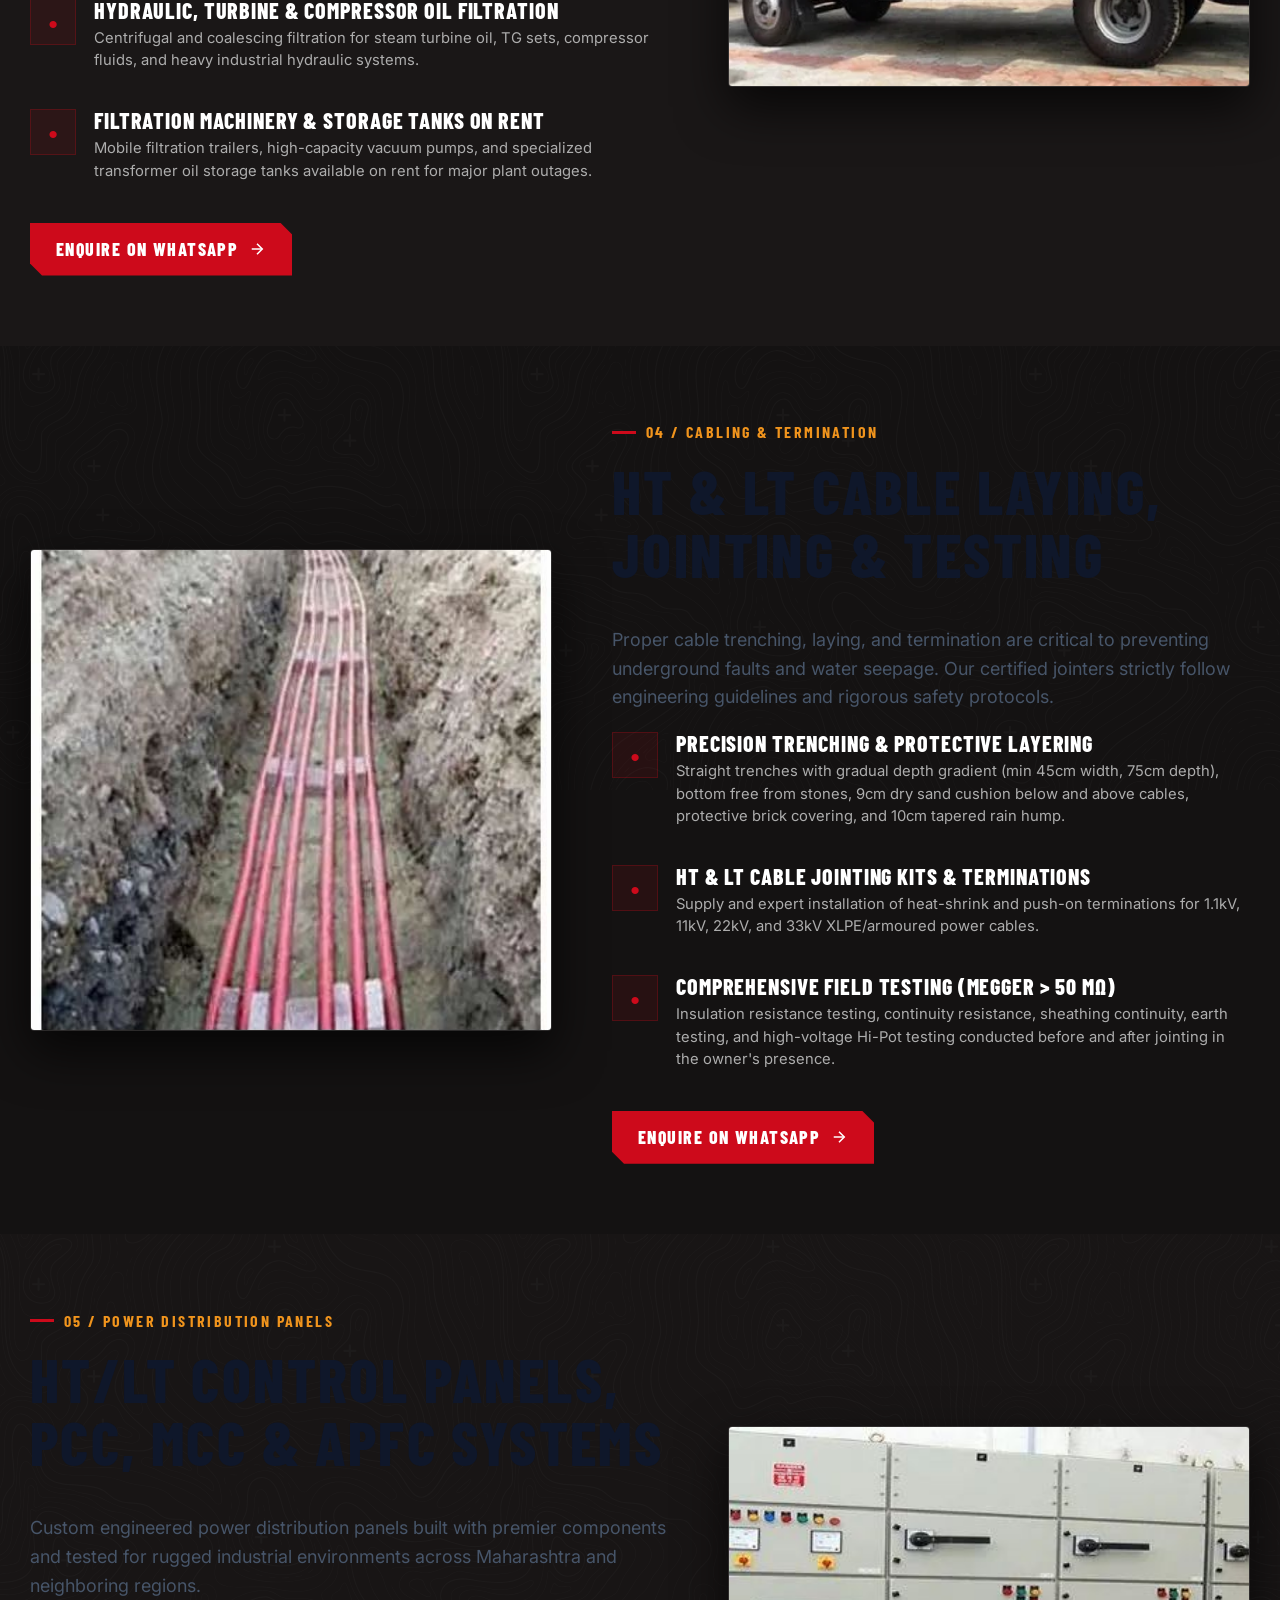
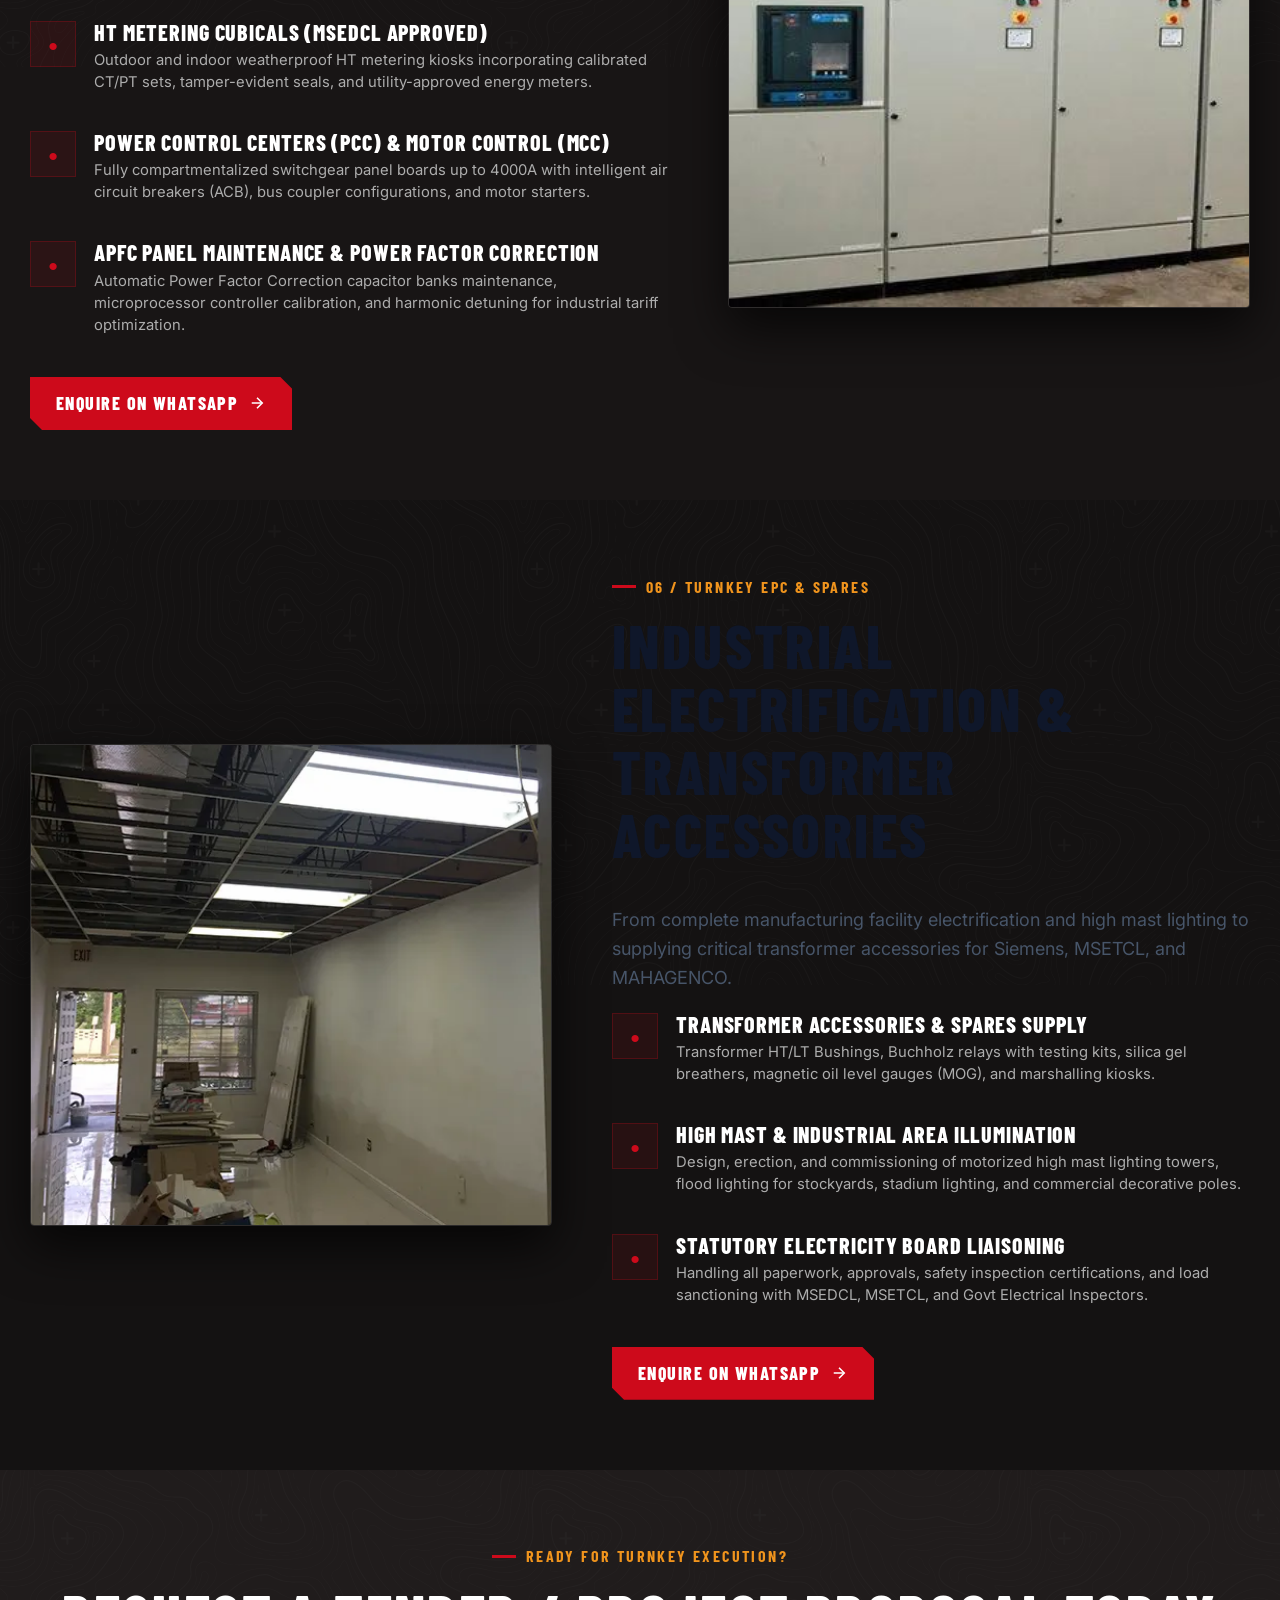
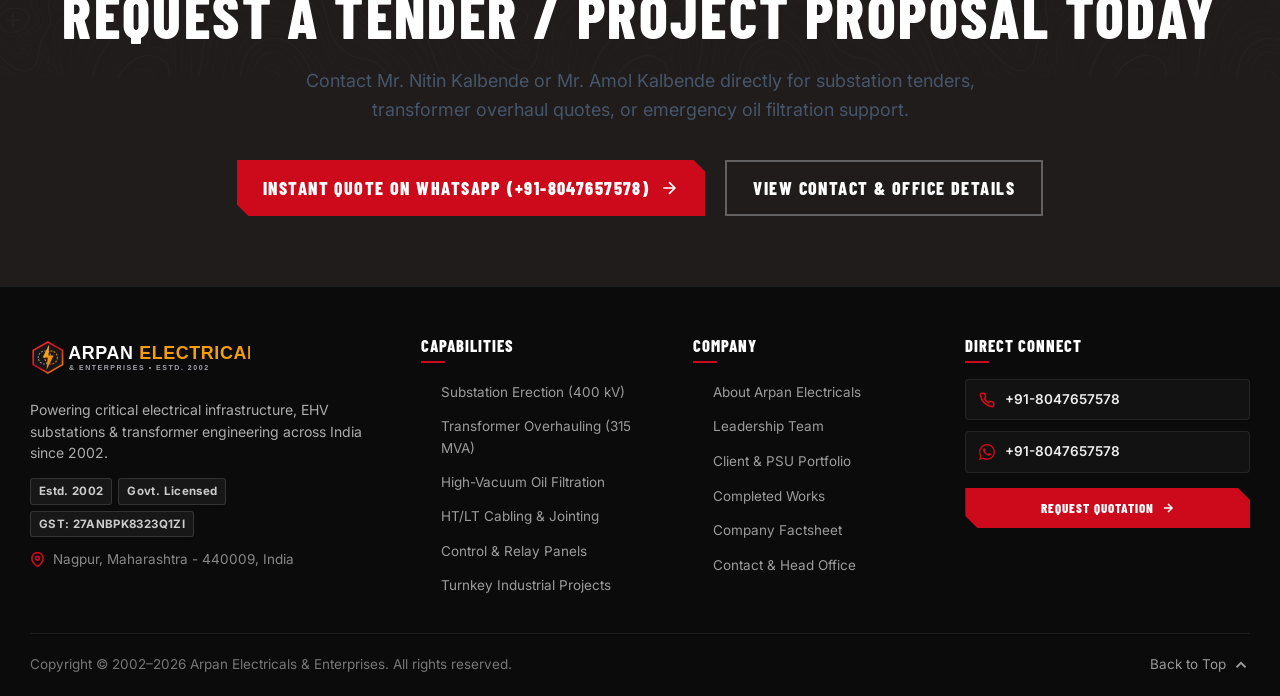
<file: capabilities.html>
<!DOCTYPE html>
<html lang="en">
<head>
  <meta charset="UTF-8">
  <meta name="viewport" content="width=device-width, initial-scale=1.0">
  <title>Capabilities &amp; Services - ARPAN ELECTRICALS &amp; ENTERPRISES</title>
  <meta name="description" content="Explore Arpan Electricals & Enterprises capabilities: Substation Erection up to 400kV, Power Transformer Overhauling up to 315 MVA, High Vacuum Oil Filtration, HT/LT Cabling, and Control Panels.">
  <link rel="icon" type="image/png" sizes="32x32" href="assets/projects/cropped-favicon-32x32.png">

  <!-- Quanta Services Design System Stylesheets -->
  <link rel="stylesheet" href="_next/static/css/a41a6d3d1472bc70.css">
  <link rel="stylesheet" href="css/quanta-theme.css">
  <!-- Early Theme Init: Default White / Light Mode -->
  <script>
    (function() {
      var saved = localStorage.getItem('arpan_theme') || 'light';
      document.documentElement.setAttribute('data-theme', saved);
    })();
  </script>
</head>
<body class="bg-dark">

  <!-- TOP BAR -->
  <div class="top-contact-bar">
    <div class="container top-bar-inner">
      <div class="top-bar-items">
        <span class="top-bar-item">
          <svg fill="none" stroke="currentColor" stroke-width="2" viewBox="0 0 24 24"><path d="M22 16.92v3a2 2 0 0 1-2.18 2 19.79 19.79 0 0 1-8.63-3.07 19.5 19.5 0 0 1-6-6 19.79 19.79 0 0 1-3.07-8.67A2 2 0 0 1 4.11 2h3a2 2 0 0 1 2 1.72 12.84 12.84 0 0 0 .7 2.81 2 2 0 0 1-.45 2.11L8.09 9.91a16 16 0 0 0 6 6l1.27-1.27a2 2 0 0 1 2.11-.45 12.84 12.84 0 0 0 2.81.7A2 2 0 0 1 22 16.92z"></path></svg>
          <a href="tel:+918047657578">+91-8047657578</a>
        </span>
        <span class="top-bar-item d-none-mobile">
          <svg fill="none" stroke="currentColor" stroke-width="2" viewBox="0 0 24 24"><path d="M21 10c0 7-9 13-9 13s-9-6-9-13a9 9 0 0 1 18 0z"></path><circle cx="12" cy="10" r="3"></circle></svg>
          <span>Nagpur, Maharashtra 440009, India</span>
        </span>
      </div>
      <div>
        <span class="top-bar-badge">EHV Substation Erection &bull; Transformer Overhauling Up to 315 MVA &bull; Estd. 2002</span>
      </div>
    </div>
  </div>

  <!-- NAVBAR -->
  <header class="navbar">
    <div class="container navbar-content">
            <a href="index.html" class="site-logo" title="Arpan Electricals &amp; Enterprises">
        <img src="assets/logos/arpan-logo.svg" alt="Arpan Electricals Logo" class="logo-light" height="52">
        <img src="assets/logos/arpan-logo-white.svg?v=4" alt="Arpan Electricals Logo" class="logo-dark" height="52">
      </a>

      <ul class="nav-menu">
        <li><a href="index.html" class="nav-link">Home</a></li>
        <li><a href="capabilities.html" class="nav-link active">Capabilities</a></li>
        <li><a href="companies.html" class="nav-link">Clients &amp; Partners</a></li>
        <li><a href="about.html" class="nav-link">About Us</a></li>
        <li><a href="index.html#projects" class="nav-link">Completed Works</a></li>
        <li><a href="contact.html" class="nav-link">Contact</a></li>
      </ul>

                  <!-- Navbar Action Buttons (Hotline + Theme Toggle + Responsive CTA + Hamburger) -->
      <div class="nav-actions">
        <a href="tel:+918047657578" class="header-phone-cta" title="Call Arpan Electricals Hotline">
          <span class="phone-icon-wrap">
            <svg width="15" height="15" viewBox="0 0 24 24" fill="none" stroke="currentColor" stroke-width="2.5" stroke-linecap="round" stroke-linejoin="round"><path d="M22 16.92v3a2 2 0 0 1-2.18 2 19.79 19.79 0 0 1-8.63-3.07 19.5 19.5 0 0 1-6-6 19.79 19.79 0 0 1-3.07-8.67A2 2 0 0 1 4.11 2h3a2 2 0 0 1 2 1.72 12.84 12.84 0 0 0 .7 2.81 2 2 0 0 1-.45 2.11L8.09 9.91a16 16 0 0 0 6 6l1.27-1.27a2 2 0 0 1 2.11-.45 12.84 12.84 0 0 0 2.81.7A2 2 0 0 1 22 16.92z"></path></svg>
          </span>
          <span class="phone-text">
            <small>Direct Hotline</small>
            <strong>+91-8047657578</strong>
          </span>
        </a>

        <!-- Light/Dark Mode Switch (Default Light Mode) -->
        <button id="themeToggleBtn" class="theme-toggle-btn" aria-label="Toggle Light and Dark Mode" title="Toggle Theme (Light / Dark)">
          <!-- Moon Icon (shown in Light Mode to switch to Dark) -->
          <svg class="theme-icon-moon" width="18" height="18" viewBox="0 0 24 24" fill="none" stroke="currentColor" stroke-width="2.2" stroke-linecap="round" stroke-linejoin="round">
            <path d="M21 12.79A9 9 0 1 1 11.21 3 7 7 0 0 0 21 12.79z"></path>
          </svg>
          <!-- Sun Icon (shown in Dark Mode to switch to Light) -->
          <svg class="theme-icon-sun" width="18" height="18" viewBox="0 0 24 24" fill="none" stroke="currentColor" stroke-width="2.2" stroke-linecap="round" stroke-linejoin="round">
            <circle cx="12" cy="12" r="5"></circle>
            <line x1="12" y1="1" x2="12" y2="3"></line>
            <line x1="12" y1="21" x2="12" y2="23"></line>
            <line x1="4.22" y1="4.22" x2="5.64" y2="5.64"></line>
            <line x1="18.36" y1="18.36" x2="19.78" y2="19.78"></line>
            <line x1="1" y1="12" x2="3" y2="12"></line>
            <line x1="21" y1="12" x2="23" y2="12"></line>
            <line x1="4.22" y1="19.78" x2="5.64" y2="18.36"></line>
            <line x1="18.36" y1="5.64" x2="19.78" y2="4.22"></line>
          </svg>
        </button>

        <a href="https://wa.me/918047657578?text=Hello%20Arpan%20Electricals%20%26%20Enterprises%2C%20I%20would%20like%20to%20request%20an%20enquiry%20%2F%20quote%20for%20an%20Electrical%20Substation%20%2F%20Transformer%20project." target="_blank" rel="noopener noreferrer" class="btn btn-primary" title="Request Quote on WhatsApp (+91-8047657578)">
          <span>Request Quote</span>
          <svg width="15" height="15" fill="none" stroke="currentColor" stroke-width="2.5" viewBox="0 0 24 24"><line x1="5" y1="12" x2="19" y2="12"></line><polyline points="12 5 19 12 12 19"></polyline></svg>
        </a>

        <button class="menu-toggle" aria-label="Toggle Mobile Menu">
          <svg width="22" height="22" fill="none" stroke="currentColor" stroke-width="2.2" viewBox="0 0 24 24"><line x1="3" y1="12" x2="21" y2="12"></line><line x1="3" y1="6" x2="21" y2="6"></line><line x1="3" y1="18" x2="21" y2="18"></line></svg>
        </button>
      </div>
    </div>
  </header>

  <!-- OFFCANVAS MOBILE DRAWER -->
  <div class="drawer-backdrop"></div>
  <aside class="mobile-drawer">
        <div class="drawer-header">
      <div class="site-logo">
        <img src="assets/logos/arpan-logo.svg" alt="Arpan Electricals Logo" class="logo-light" height="42">
        <img src="assets/logos/arpan-logo-white.svg?v=4" alt="Arpan Electricals Logo" class="logo-dark" height="42">
      </div>
      <button class="drawer-close" aria-label="Close menu">&times;</button>
    </div>
    <!-- Drawer Theme Switch -->
    <div style="padding: 1.2rem 2rem; border-bottom: 1px solid rgba(0,0,0,0.06); display: flex; align-items: center; justify-content: space-between;">
      <span style="font-size: 1.35rem; font-weight: 700; text-transform: uppercase; letter-spacing: 0.05em;">Theme</span>
      <button id="drawerThemeToggleBtn" class="theme-toggle-btn" aria-label="Toggle Theme" style="width: 36px; height: 36px;">
        <svg class="theme-icon-moon" width="16" height="16" viewBox="0 0 24 24" fill="none" stroke="currentColor" stroke-width="2.2"><path d="M21 12.79A9 9 0 1 1 11.21 3 7 7 0 0 0 21 12.79z"></path></svg>
        <svg class="theme-icon-sun" width="16" height="16" viewBox="0 0 24 24" fill="none" stroke="currentColor" stroke-width="2.2"><circle cx="12" cy="12" r="5"></circle><line x1="12" y1="1" x2="12" y2="3"></line><line x1="12" y1="21" x2="12" y2="23"></line><line x1="4.22" y1="4.22" x2="5.64" y2="5.64"></line><line x1="18.36" y1="18.36" x2="19.78" y2="19.78"></line><line x1="1" y1="12" x2="3" y2="12"></line><line x1="21" y1="12" x2="23" y2="12"></line><line x1="4.22" y1="19.78" x2="5.64" y2="18.36"></line><line x1="18.36" y1="5.64" x2="19.78" y2="4.22"></line></svg>
      </button>
    </div>
    <ul class="drawer-nav">
      <li><a href="index.html">Home</a></li>
      <li><a href="capabilities.html">Capabilities &amp; Services</a></li>
      <li><a href="companies.html">Clients &amp; Partners</a></li>
      <li><a href="about.html">About &amp; Leadership</a></li>
      <li><a href="index.html#projects">Completed Works</a></li>
      <li><a href="contact.html">Contact Us</a></li>
      <div style="padding: 1.5rem 2rem;">
        <a href="https://wa.me/918047657578?text=Hello%20Arpan%20Electricals%20%26%20Enterprises%2C%20I%20would%20like%20to%20request%20an%20enquiry%20%2F%20quote%20for%20an%20Electrical%20Substation%20%2F%20Transformer%20project." target="_blank" rel="noopener noreferrer" class="btn btn-primary" style="width:100%; justify-content:center; padding:12px 18px; font-size:0.95rem;">
          <span>Request Quote</span>
          <svg width="18" height="18" fill="none" stroke="currentColor" stroke-width="2" viewBox="0 0 24 24"><line x1="5" y1="12" x2="19" y2="12"></line><polyline points="12 5 19 12 12 19"></polyline></svg>
        </a>
      </div>
    </ul>
  </aside>

  <!-- SUBPAGE HEADER (QUANTA CAPABILITIES HERO) -->
  <section class="section topo topo-bottom" style="background-color: #121010; padding-top: 8rem; padding-bottom: 6rem;">
    <div class="container">
      <div class="section-pretitle">Full Service Offerings</div>
      <h1 class="h1" style="color: #fff; margin-bottom: 2rem;">
        TECHNICAL CAPABILITIES &amp; <span class="topo-text">TURNKEY SOLUTIONS</span>
      </h1>
      <p class="section-description" style="max-width: 900px; font-size: 2rem;">
        From 400kV substation erection and 315 MVA transformer overhauling to on-site high-vacuum oil filtration, precision HT/LT cable jointing, and statutory electricity board liaisoning.
      </p>
    </div>
  </section>

  <!-- DETAILED CAPABILITIES SECTIONS -->
  <main>
    <!-- Section 1: Substation Erection -->
    <section class="section topo lines-bg" id="substation-erection" style="background-color: #1a1717; border-top: 1px solid rgba(255,255,255,0.08);">
      <div class="container feature-split-section">
        <div>
          <div class="section-pretitle">01 / Substation Engineering</div>
          <h2 class="h2">ELECTRICAL SUBSTATION ERECTION &amp; COMMISSIONING</h2>
          <p class="section-description">
            We undertake complete turnkey erection, testing, and commissioning of high voltage substations from 11kV, 33kV, 66kV, 132kV up to 400kV for public utilities, private industries, and infrastructure developers.
          </p>
          <div class="pillar-list" style="margin-top: 2rem;">
            <div class="pillar-item">
              <div class="pillar-number">&bull;</div>
              <div class="pillar-content">
                <h4>Unitized (USS) &amp; Gas Insulated Substations (GIS)</h4>
                <p>E-House substations, compact indoor packaged substations, and modular switchyards designed for space-constrained industrial plants.</p>
              </div>
            </div>
            <div class="pillar-item">
              <div class="pillar-number">&bull;</div>
              <div class="pillar-content">
                <h4>Switchyard Gantry &amp; Equipment Erection</h4>
                <p>Civil foundations, steel gantry structures, lightning arresters, isolators, current/potential transformers (CT/PT), and vacuum / SF6 circuit breakers.</p>
              </div>
            </div>
            <div class="pillar-item">
              <div class="pillar-number">&bull;</div>
              <div class="pillar-content">
                <h4>Testing, Relay Coordination &amp; Charging</h4>
                <p>Comprehensive pre-commissioning testing, earthing mat resistance measurement, protection relay calibration, and utility inspection clearances.</p>
              </div>
            </div>
          </div>
          <div style="margin-top: 2.5rem;">
            <a href="https://wa.me/918047657578?text=Hello%20Arpan%20Electricals%20%26%20Enterprises%2C%20I%20would%20like%20to%20enquire%20about%20Substation%20Erection%20Services." target="_blank" rel="noopener noreferrer" class="btn btn-primary">
              <span>Enquire on WhatsApp</span>
              <svg width="18" height="18" fill="none" stroke="currentColor" stroke-width="2" viewBox="0 0 24 24"><line x1="5" y1="12" x2="19" y2="12"></line><polyline points="12 5 19 12 12 19"></polyline></svg>
            </a>
          </div>
        </div>
        <div class="feature-visual">
          <img src="assets/arpan-images/substation-erection-service-500x500.jpg" alt="Substation Erection Service">
        </div>
      </div>
    </section>

    <!-- Section 2: Transformer Overhauling -->
    <section class="section topo topo-right" id="transformer-overhauling" style="background-color: #141212;">
      <div class="container feature-split-section" style="direction: rtl;">
        <div style="direction: ltr;">
          <div class="section-pretitle">02 / Power Transformer Overhauling</div>
          <h2 class="h2">OVERHAULING OF POWER TRANSFORMERS UP TO 315 MVA</h2>
          <p class="section-description">
            With tremendous experience in thermal power plants, steel mills, and traction substations, Arpan Electricals executes major periodic overhauls (POH), internal core-coil inspections, and emergency repairs for transformers up to 315 MVA.
          </p>
          <div class="pillar-list" style="margin-top: 2rem;">
            <div class="pillar-item">
              <div class="pillar-number">&bull;</div>
              <div class="pillar-content">
                <h4>Khaparkheda TPS (MAHAGENCO) &mdash; 150 MVA GT Overhaul</h4>
                <p>Successfully supervised and executed complete overhauling and coil replacement for a 150 MVA Generator Transformer under tight outage timelines.</p>
              </div>
            </div>
            <div class="pillar-item">
              <div class="pillar-number">&bull;</div>
              <div class="pillar-content">
                <h4>MEL (Unit of SAIL) &mdash; 33 MVA Arc Furnace Transformer</h4>
                <p>Disassembly, core-coil tightening, gasket renewal, and electrical testing of 33 MVA, 22 kV Arc Furnace Transformer at Maharashtra Elektrosmelt.</p>
              </div>
            </div>
            <div class="pillar-item">
              <div class="pillar-number">&bull;</div>
              <div class="pillar-content">
                <h4>Central Railway &mdash; 220kV &amp; 132kV Traction Transformers</h4>
                <p>Periodic overhaul (POH) of 20 MVA, 220 kV &amp; 13 MVA, 132 kV Traction Transformers with rigorous dielectric and insulation restoration.</p>
              </div>
            </div>
            <div class="pillar-item">
              <div class="pillar-number">&bull;</div>
              <div class="pillar-content">
                <h4>Furnace Transformers &mdash; Jindal Steel Raigarh</h4>
                <p>Specialized overhaul and re-commissioning of heavy furnace transformers subjected to cyclic thermal and electrical stress.</p>
              </div>
            </div>
          </div>
          <div style="margin-top: 2.5rem;">
            <a href="https://wa.me/918047657578?text=Hello%20Arpan%20Electricals%20%26%20Enterprises%2C%20I%20would%20like%20to%20enquire%20about%20Power%20Transformer%20Overhauling%20Services." target="_blank" rel="noopener noreferrer" class="btn btn-primary">
              <span>Enquire on WhatsApp</span>
              <svg width="18" height="18" fill="none" stroke="currentColor" stroke-width="2" viewBox="0 0 24 24"><line x1="5" y1="12" x2="19" y2="12"></line><polyline points="12 5 19 12 12 19"></polyline></svg>
            </a>
          </div>
        </div>
        <div class="feature-visual" style="direction: ltr;">
          <img src="assets/arpan-images/overhauling-of-power-transformer-up-to-315-mva-500x500.jpg" alt="Overhauling of Power Transformer Up to 315 MVA">
        </div>
      </div>
    </section>

    <!-- Section 3: High Vacuum Oil Filtration -->
    <section class="section topo lines-bg" id="oil-filtration" style="background-color: #1a1717;">
      <div class="container feature-split-section">
        <div>
          <div class="section-pretitle">03 / On-Site Oil Treatment</div>
          <h2 class="h2">HIGH VACUUM TRANSFORMER &amp; INDUSTRIAL OIL FILTRATION</h2>
          <p class="section-description">
            Moisture, gas, and particulate contamination severely degrade transformer dielectric strength. We deploy high-vacuum dehydration, degassing, and filtration mobile plants on site to restore oil breakdown voltage (BDV) to peak operational standards.
          </p>
          <div class="pillar-list" style="margin-top: 2rem;">
            <div class="pillar-item">
              <div class="pillar-number">&bull;</div>
              <div class="pillar-content">
                <h4>Transformer Oil Dehydration &amp; BDV Enhancement</h4>
                <p>Multi-stage heating, ultra-high vacuum chambers, and micron filtration bringing oil BDV to &gt;70 kV and moisture content below 10 PPM.</p>
              </div>
            </div>
            <div class="pillar-item">
              <div class="pillar-number">&bull;</div>
              <div class="pillar-content">
                <h4>Hydraulic, Turbine &amp; Compressor Oil Filtration</h4>
                <p>Centrifugal and coalescing filtration for steam turbine oil, TG sets, compressor fluids, and heavy industrial hydraulic systems.</p>
              </div>
            </div>
            <div class="pillar-item">
              <div class="pillar-number">&bull;</div>
              <div class="pillar-content">
                <h4>Filtration Machinery &amp; Storage Tanks on Rent</h4>
                <p>Mobile filtration trailers, high-capacity vacuum pumps, and specialized transformer oil storage tanks available on rent for major plant outages.</p>
              </div>
            </div>
          </div>
          <div style="margin-top: 2.5rem;">
            <a href="https://wa.me/918047657578?text=Hello%20Arpan%20Electricals%20%26%20Enterprises%2C%20I%20would%20like%20to%20enquire%20about%20On-Site%20Oil%20Filtration%20Services." target="_blank" rel="noopener noreferrer" class="btn btn-primary">
              <span>Enquire on WhatsApp</span>
              <svg width="18" height="18" fill="none" stroke="currentColor" stroke-width="2" viewBox="0 0 24 24"><line x1="5" y1="12" x2="19" y2="12"></line><polyline points="12 5 19 12 12 19"></polyline></svg>
            </a>
          </div>
        </div>
        <div class="feature-visual">
          <img src="assets/arpan-images/on-site-oil-filtration-services-500x500.png" alt="On Site Oil Filtration Services">
        </div>
      </div>
    </section>

    <!-- Section 4: Cable Laying & Jointing -->
    <section class="section topo topo-bottom" id="cable-services" style="background-color: #141212;">
      <div class="container feature-split-section" style="direction: rtl;">
        <div style="direction: ltr;">
          <div class="section-pretitle">04 / Cabling &amp; Termination</div>
          <h2 class="h2">HT &amp; LT CABLE LAYING, JOINTING &amp; TESTING</h2>
          <p class="section-description">
            Proper cable trenching, laying, and termination are critical to preventing underground faults and water seepage. Our certified jointers strictly follow engineering guidelines and rigorous safety protocols.
          </p>
          <div class="pillar-list" style="margin-top: 2rem;">
            <div class="pillar-item">
              <div class="pillar-number">&bull;</div>
              <div class="pillar-content">
                <h4>Precision Trenching &amp; Protective Layering</h4>
                <p>Straight trenches with gradual depth gradient (min 45cm width, 75cm depth), bottom free from stones, 9cm dry sand cushion below and above cables, protective brick covering, and 10cm tapered rain hump.</p>
              </div>
            </div>
            <div class="pillar-item">
              <div class="pillar-number">&bull;</div>
              <div class="pillar-content">
                <h4>HT &amp; LT Cable Jointing Kits &amp; Terminations</h4>
                <p>Supply and expert installation of heat-shrink and push-on terminations for 1.1kV, 11kV, 22kV, and 33kV XLPE/armoured power cables.</p>
              </div>
            </div>
            <div class="pillar-item">
              <div class="pillar-number">&bull;</div>
              <div class="pillar-content">
                <h4>Comprehensive Field Testing (Megger &gt; 50 M&Omega;)</h4>
                <p>Insulation resistance testing, continuity resistance, sheathing continuity, earth testing, and high-voltage Hi-Pot testing conducted before and after jointing in the owner's presence.</p>
              </div>
            </div>
          </div>
          <div style="margin-top: 2.5rem;">
            <a href="https://wa.me/918047657578?text=Hello%20Arpan%20Electricals%20%26%20Enterprises%2C%20I%20would%20like%20to%20enquire%20about%20HT%20LT%20Cable%20Laying%20and%20Jointing." target="_blank" rel="noopener noreferrer" class="btn btn-primary">
              <span>Enquire on WhatsApp</span>
              <svg width="18" height="18" fill="none" stroke="currentColor" stroke-width="2" viewBox="0 0 24 24"><line x1="5" y1="12" x2="19" y2="12"></line><polyline points="12 5 19 12 12 19"></polyline></svg>
            </a>
          </div>
        </div>
        <div class="feature-visual" style="direction: ltr;">
          <img src="assets/arpan-images/ht-cable-laying-services-500x500.jpg" alt="HT Cable Laying Services">
        </div>
      </div>
    </section>

    <!-- Section 5: Control Panels & Switchgear -->
    <section class="section topo lines-bg" id="control-panels" style="background-color: #181515;">
      <div class="container feature-split-section">
        <div>
          <div class="section-pretitle">05 / Power Distribution Panels</div>
          <h2 class="h2">HT/LT CONTROL PANELS, PCC, MCC &amp; APFC SYSTEMS</h2>
          <p class="section-description">
            Custom engineered power distribution panels built with premier components and tested for rugged industrial environments across Maharashtra and neighboring regions.
          </p>
          <div class="pillar-list" style="margin-top: 2rem;">
            <div class="pillar-item">
              <div class="pillar-number">&bull;</div>
              <div class="pillar-content">
                <h4>HT Metering Cubicals (MSEDCL Approved)</h4>
                <p>Outdoor and indoor weatherproof HT metering kiosks incorporating calibrated CT/PT sets, tamper-evident seals, and utility-approved energy meters.</p>
              </div>
            </div>
            <div class="pillar-item">
              <div class="pillar-number">&bull;</div>
              <div class="pillar-content">
                <h4>Power Control Centers (PCC) &amp; Motor Control (MCC)</h4>
                <p>Fully compartmentalized switchgear panel boards up to 4000A with intelligent air circuit breakers (ACB), bus coupler configurations, and motor starters.</p>
              </div>
            </div>
            <div class="pillar-item">
              <div class="pillar-number">&bull;</div>
              <div class="pillar-content">
                <h4>APFC Panel Maintenance &amp; Power Factor Correction</h4>
                <p>Automatic Power Factor Correction capacitor banks maintenance, microprocessor controller calibration, and harmonic detuning for industrial tariff optimization.</p>
              </div>
            </div>
          </div>
          <div style="margin-top: 2.5rem;">
            <a href="https://wa.me/918047657578?text=Hello%20Arpan%20Electricals%20%26%20Enterprises%2C%20I%20would%20like%20to%20enquire%20about%20Control%20Panels%20and%20Switchgears." target="_blank" rel="noopener noreferrer" class="btn btn-primary">
              <span>Enquire on WhatsApp</span>
              <svg width="18" height="18" fill="none" stroke="currentColor" stroke-width="2" viewBox="0 0 24 24"><line x1="5" y1="12" x2="19" y2="12"></line><polyline points="12 5 19 12 12 19"></polyline></svg>
            </a>
          </div>
        </div>
        <div class="feature-visual">
          <img src="assets/arpan-images/power-control-center-500x500.jpg" alt="Power Control Center">
        </div>
      </div>
    </section>

    <!-- Section 6: Turnkey Electrification & Spares -->
    <section class="section topo topo-bottom" id="turnkey-electrification" style="background-color: #141212;">
      <div class="container feature-split-section" style="direction: rtl;">
        <div style="direction: ltr;">
          <div class="section-pretitle">06 / Turnkey EPC &amp; Spares</div>
          <h2 class="h2">INDUSTRIAL ELECTRIFICATION &amp; TRANSFORMER ACCESSORIES</h2>
          <p class="section-description">
            From complete manufacturing facility electrification and high mast lighting to supplying critical transformer accessories for Siemens, MSETCL, and MAHAGENCO.
          </p>
          <div class="pillar-list" style="margin-top: 2rem;">
            <div class="pillar-item">
              <div class="pillar-number">&bull;</div>
              <div class="pillar-content">
                <h4>Transformer Accessories &amp; Spares Supply</h4>
                <p>Transformer HT/LT Bushings, Buchholz relays with testing kits, silica gel breathers, magnetic oil level gauges (MOG), and marshalling kiosks.</p>
              </div>
            </div>
            <div class="pillar-item">
              <div class="pillar-number">&bull;</div>
              <div class="pillar-content">
                <h4>High Mast &amp; Industrial Area Illumination</h4>
                <p>Design, erection, and commissioning of motorized high mast lighting towers, flood lighting for stockyards, stadium lighting, and commercial decorative poles.</p>
              </div>
            </div>
            <div class="pillar-item">
              <div class="pillar-number">&bull;</div>
              <div class="pillar-content">
                <h4>Statutory Electricity Board Liaisoning</h4>
                <p>Handling all paperwork, approvals, safety inspection certifications, and load sanctioning with MSEDCL, MSETCL, and Govt Electrical Inspectors.</p>
              </div>
            </div>
          </div>
          <div style="margin-top: 2.5rem;">
            <a href="https://wa.me/918047657578?text=Hello%20Arpan%20Electricals%20%26%20Enterprises%2C%20I%20would%20like%20to%20enquire%20about%20Industrial%20Electrification%20and%20Spares." target="_blank" rel="noopener noreferrer" class="btn btn-primary">
              <span>Enquire on WhatsApp</span>
              <svg width="18" height="18" fill="none" stroke="currentColor" stroke-width="2" viewBox="0 0 24 24"><line x1="5" y1="12" x2="19" y2="12"></line><polyline points="12 5 19 12 12 19"></polyline></svg>
            </a>
          </div>
        </div>
        <div class="feature-visual" style="direction: ltr;">
          <img src="assets/arpan-images/commercial-electrical-services-500x500.png" alt="Commercial Electrical Services">
        </div>
      </div>
    </section>

    <!-- CTA BANNER -->
    <section class="section topo topo-bottom" style="background-color: #201c1c; text-align: center;">
      <div class="container">
        <div class="section-pretitle" style="justify-content:center;">Ready for Turnkey Execution?</div>
        <h2 class="h2" style="color: #fff; margin-bottom: 2rem;">REQUEST A TENDER / PROJECT PROPOSAL TODAY</h2>
        <p class="section-description" style="max-width: 750px; margin: 0 auto 3.5rem auto;">
          Contact Mr. Nitin Kalbende or Mr. Amol Kalbende directly for substation tenders, transformer overhaul quotes, or emergency oil filtration support.
        </p>
        <div style="display:flex; justify-content:center; gap:2rem; flex-wrap:wrap;">
          <a href="https://wa.me/918047657578?text=Hello%20Arpan%20Electricals%20%26%20Enterprises%2C%20I%20would%20like%20to%20request%20an%20enquiry%20%2F%20quote%20for%20an%20Electrical%20Substation%20%2F%20Transformer%20project." target="_blank" rel="noopener noreferrer" class="btn btn-primary">
            <span>Instant Quote on WhatsApp (+91-8047657578)</span>
            <svg width="20" height="20" fill="none" stroke="currentColor" stroke-width="2" viewBox="0 0 24 24"><line x1="5" y1="12" x2="19" y2="12"></line><polyline points="12 5 19 12 12 19"></polyline></svg>
          </a>
          <a href="contact.html" class="btn btn-outline">
            <span>View Contact &amp; Office Details</span>
          </a>
        </div>
      </div>
    </section>
  </main>

  <!-- FOOTER -->
      <!-- STREAMLINED & BALANCED FOOTER -->
  <footer class="site-footer">
    <div class="container">
      <div class="footer-top">
        <div class="footer-brand">
          <a href="index.html" class="site-logo">
            <img src="assets/logos/arpan-logo-white.svg?v=4" alt="Arpan Electricals Logo" height="46">
          </a>
          <p class="footer-tagline">
            Powering critical electrical infrastructure, EHV substations &amp; transformer engineering across India since 2002.
          </p>
          <div class="footer-meta">
            <span class="f-badge">Estd. 2002</span>
            <span class="f-badge">Govt. Licensed</span>
            <span class="f-badge">GST: 27ANBPK8323Q1ZI</span>
          </div>
          <div class="footer-address">
            <svg width="15" height="15" viewBox="0 0 24 24" fill="none" stroke="currentColor" stroke-width="2.5" stroke-linecap="round" stroke-linejoin="round"><path d="M21 10c0 7-9 13-9 13s-9-6-9-13a9 9 0 0 1 18 0z"></path><circle cx="12" cy="10" r="3"></circle></svg>
            <span>Nagpur, Maharashtra - 440009, India</span>
          </div>
        </div>

        <div class="footer-col">
          <h4>Capabilities</h4>
          <ul class="footer-links">
            <li><a href="capabilities.html#substation-erection">Substation Erection (400 kV)</a></li>
            <li><a href="capabilities.html#transformer-overhauling">Transformer Overhauling (315 MVA)</a></li>
            <li><a href="capabilities.html#oil-filtration">High-Vacuum Oil Filtration</a></li>
            <li><a href="capabilities.html#cable-services">HT/LT Cabling &amp; Jointing</a></li>
            <li><a href="capabilities.html#control-panels">Control &amp; Relay Panels</a></li>
            <li><a href="capabilities.html#turnkey-electrification">Turnkey Industrial Projects</a></li>
          </ul>
        </div>

        <div class="footer-col">
          <h4>Company</h4>
          <ul class="footer-links">
            <li><a href="about.html">About Arpan Electricals</a></li>
            <li><a href="about.html#leadership">Leadership Team</a></li>
            <li><a href="companies.html">Client &amp; PSU Portfolio</a></li>
            <li><a href="index.html#projects">Completed Works</a></li>
            <li><a href="about.html#factsheet">Company Factsheet</a></li>
            <li><a href="contact.html">Contact &amp; Head Office</a></li>
          </ul>
        </div>

        <div class="footer-col footer-contact-items-col">
          <h4>Direct Connect</h4>
          <div class="footer-contact-items">
            <a href="tel:+918047657578" class="f-contact-card">
              <svg width="16" height="16" viewBox="0 0 24 24" fill="none" stroke="currentColor" stroke-width="2.5" stroke-linecap="round" stroke-linejoin="round"><path d="M22 16.92v3a2 2 0 0 1-2.18 2 19.79 19.79 0 0 1-8.63-3.07 19.5 19.5 0 0 1-6-6 19.79 19.79 0 0 1-3.07-8.67A2 2 0 0 1 4.11 2h3a2 2 0 0 1 2 1.72 12.84 12.84 0 0 0 .7 2.81 2 2 0 0 1-.45 2.11L8.09 9.91a16 16 0 0 0 6 6l1.27-1.27a2 2 0 0 1 2.11-.45 12.84 12.84 0 0 0 2.81.7A2 2 0 0 1 22 16.92z"></path></svg>
              <span>+91-8047657578</span>
            </a>
            <a href="https://wa.me/918047657578?text=Hello%20Arpan%20Electricals%20%26%20Enterprises%2C%20I%20would%20like%20to%20request%20an%20enquiry%20%2F%20quote%20for%20an%20Electrical%20Substation%20%2F%20Transformer%20project." target="_blank" rel="noopener noreferrer" class="f-contact-card">
              <svg width="16" height="16" viewBox="0 0 24 24" fill="currentColor"><path d="M.057 24l1.687-6.163c-1.041-1.804-1.588-3.849-1.587-5.946.003-6.556 5.338-11.891 11.893-11.891 3.181.001 6.167 1.24 8.413 3.488 2.245 2.248 3.481 5.236 3.48 8.414-.003 6.557-5.338 11.892-11.893 11.892-1.99-.001-3.951-.5-5.688-1.448l-6.305 1.654zm6.597-3.807c1.676.995 3.276 1.591 5.392 1.592 5.448 0 9.886-4.434 9.889-9.885.002-5.462-4.415-9.89-9.881-9.892-5.452 0-9.887 4.434-9.889 9.884-.001 2.225.651 3.891 1.746 5.634l-.999 3.648 3.742-.981zm11.387-5.464c-.074-.124-.272-.198-.57-.347-.297-.149-1.758-.868-2.031-.967-.272-.099-.47-.149-.669.149-.198.297-.768.967-.941 1.165-.173.198-.347.223-.644.074-.297-.149-1.255-.462-2.39-1.475-.883-.788-1.48-1.761-1.653-2.059-.173-.297-.018-.458.13-.606.134-.133.297-.347.446-.521.151-.172.2-.296.3-.495.099-.198.05-.372-.025-.521-.075-.148-.669-1.611-.916-2.206-.242-.579-.487-.501-.669-.51l-.57-.01c-.198 0-.52.074-.792.372s-1.04 1.016-1.04 2.479 1.065 2.876 1.213 3.074c.149.198 2.095 3.2 5.076 4.487.709.306 1.263.489 1.694.626.712.226 1.36.194 1.872.118.571-.085 1.758-.719 2.006-1.413.248-.695.248-1.29.173-1.414z"/></svg>
              <span>+91-8047657578</span>
            </a>
            <a href="https://wa.me/918047657578?text=Hello%20Arpan%20Electricals%20%26%20Enterprises%2C%20I%20would%20like%20to%20request%20an%20enquiry%20%2F%20quote%20for%20an%20Electrical%20Substation%20%2F%20Transformer%20project." target="_blank" rel="noopener noreferrer" class="btn btn-primary f-quote-btn">
              <span>Request Quotation</span>
              <svg width="14" height="14" viewBox="0 0 24 24" fill="none" stroke="currentColor" stroke-width="2.5"><path d="M5 12h14M12 5l7 7-7 7"/></svg>
            </a>
          </div>
        </div>
      </div>

      <div class="footer-bottom">
        <div>
          Copyright &copy; 2002&ndash;2026 Arpan Electricals &amp; Enterprises. All rights reserved.
        </div>
        <div class="back-to-top">
          <span>Back to Top</span>
          <svg width="18" height="18" fill="none" stroke="currentColor" stroke-width="2.5" viewBox="0 0 24 24"><polyline points="18 15 12 9 6 15"></polyline></svg>
        </div>
      </div>
    </div>
  </footer>

  <script src="js/main.js"></script>

    <!-- Floating Glowing WhatsApp Quick Connect -->
  <a href="https://wa.me/918047657578?text=Hello%20Arpan%20Electricals%20%26%20Enterprises%2C%20I%20would%20like%20to%20request%20an%20enquiry%20%2F%20quote%20for%20an%20Electrical%20Substation%20%2F%20Transformer%20project." target="_blank" rel="noopener noreferrer" class="floating-whatsapp" title="Chat on WhatsApp (+91-8047657578)" aria-label="Chat on WhatsApp with Arpan Electricals">
    <svg width="32" height="32" viewBox="0 0 24 24" fill="#ffffff"><path d="M.057 24l1.687-6.163c-1.041-1.804-1.588-3.849-1.587-5.946.003-6.556 5.338-11.891 11.893-11.891 3.181.001 6.167 1.24 8.413 3.488 2.245 2.248 3.481 5.236 3.48 8.414-.003 6.557-5.338 11.892-11.893 11.892-1.99-.001-3.951-.5-5.688-1.448l-6.305 1.654zm6.597-3.807c1.676.995 3.276 1.591 5.392 1.592 5.448 0 9.886-4.434 9.889-9.885.002-5.462-4.415-9.89-9.881-9.892-5.452 0-9.887 4.434-9.889 9.884-.001 2.225.651 3.891 1.746 5.634l-.999 3.648 3.742-.981zm11.387-5.464c-.074-.124-.272-.198-.57-.347-.297-.149-1.758-.868-2.031-.967-.272-.099-.47-.149-.669.149-.198.297-.768.967-.941 1.165-.173.198-.347.223-.644.074-.297-.149-1.255-.462-2.39-1.475-.883-.788-1.48-1.761-1.653-2.059-.173-.297-.018-.458.13-.606.134-.133.297-.347.446-.521.151-.172.2-.296.3-.495.099-.198.05-.372-.025-.521-.075-.148-.669-1.611-.916-2.206-.242-.579-.487-.501-.669-.51l-.57-.01c-.198 0-.52.074-.792.372s-1.04 1.016-1.04 2.479 1.065 2.876 1.213 3.074c.149.198 2.095 3.2 5.076 4.487.709.306 1.263.489 1.694.626.712.226 1.36.194 1.872.118.571-.085 1.758-.719 2.006-1.413.248-.695.248-1.29.173-1.414z"/></svg>
  </a>

</body>
</html>
</file>
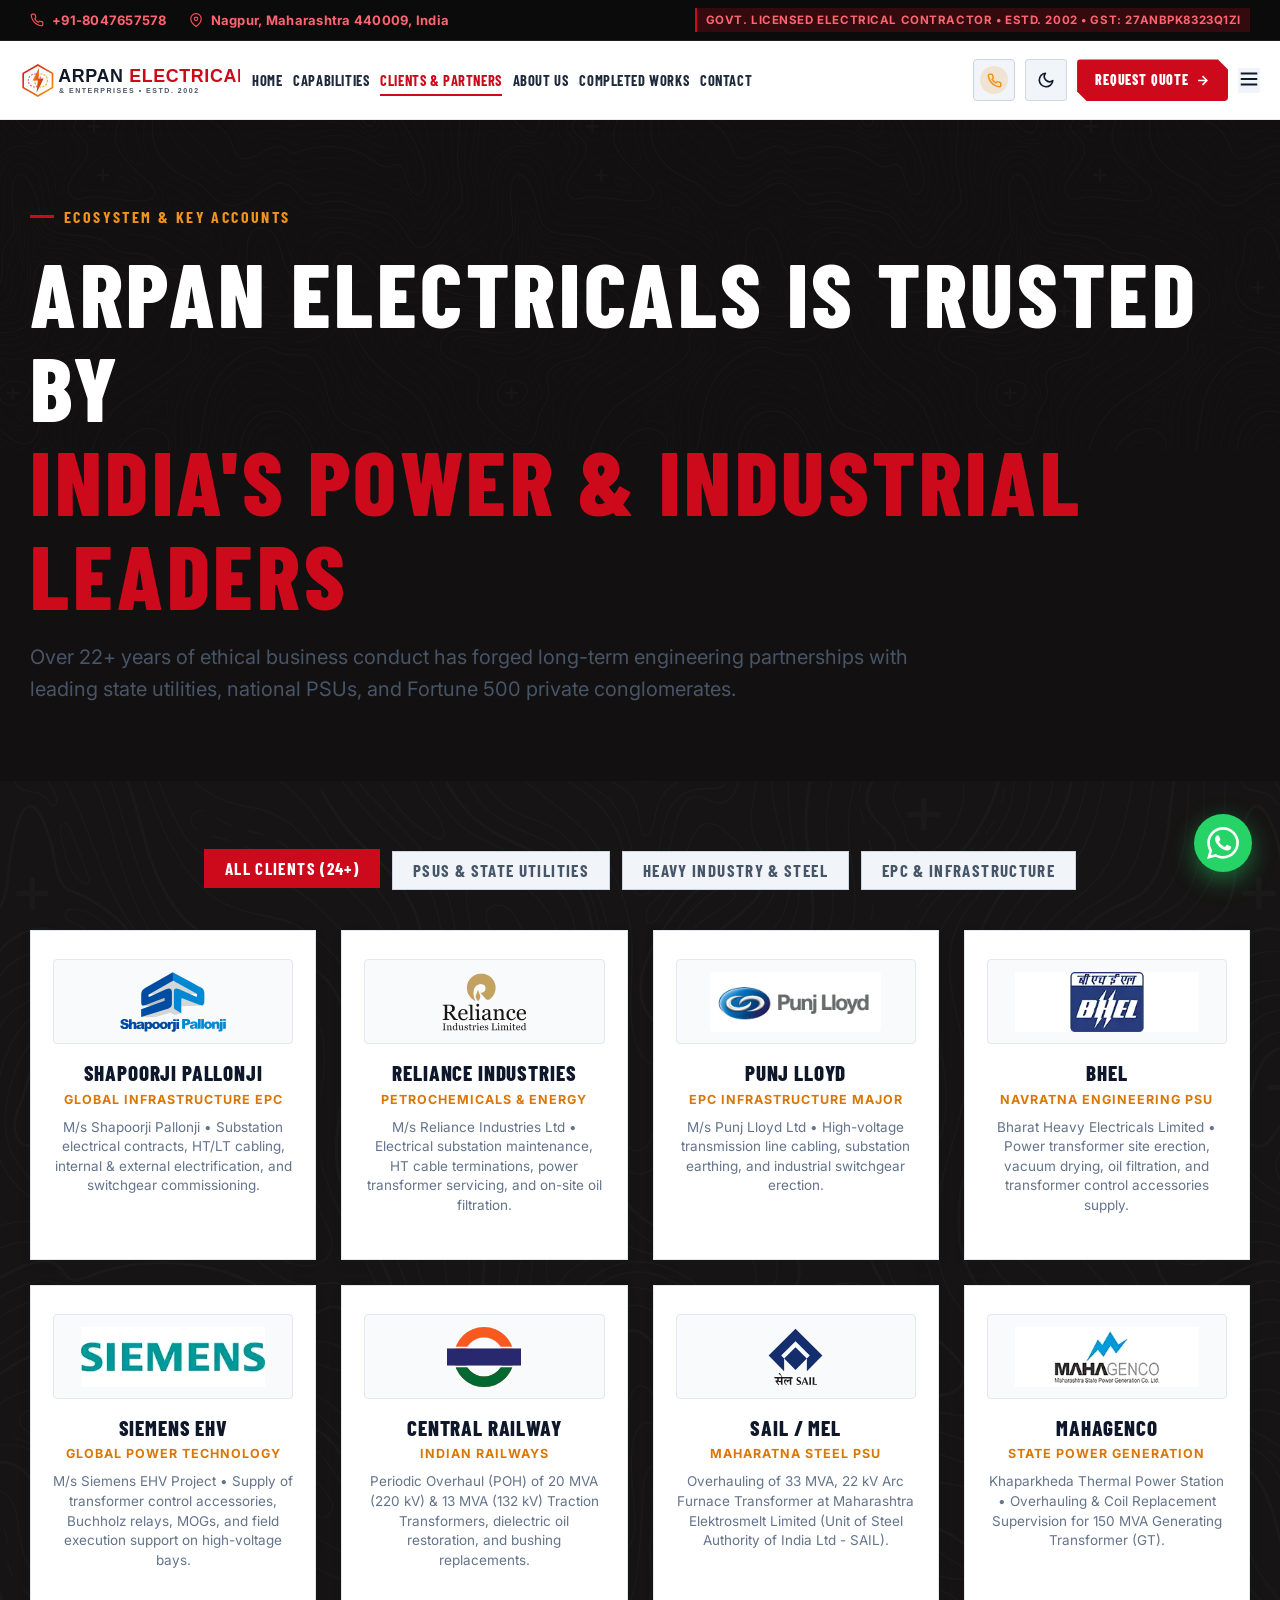
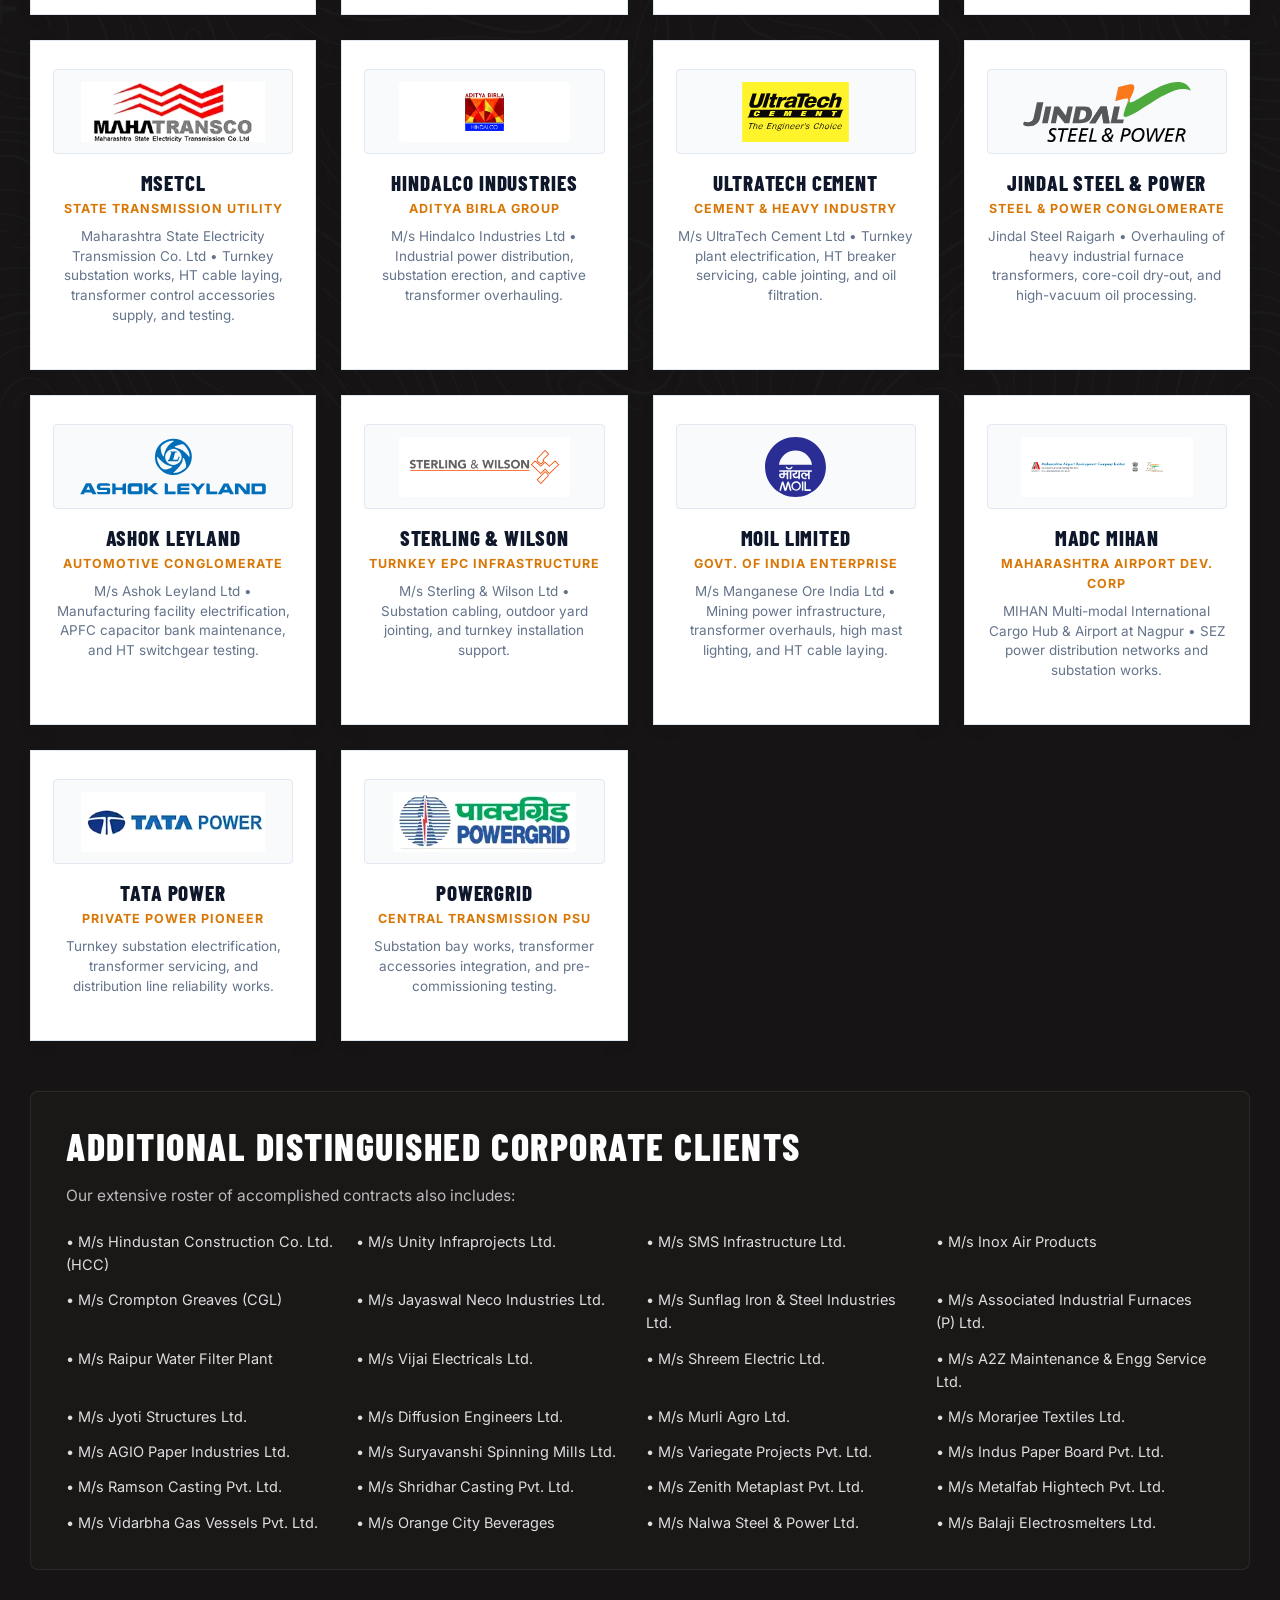
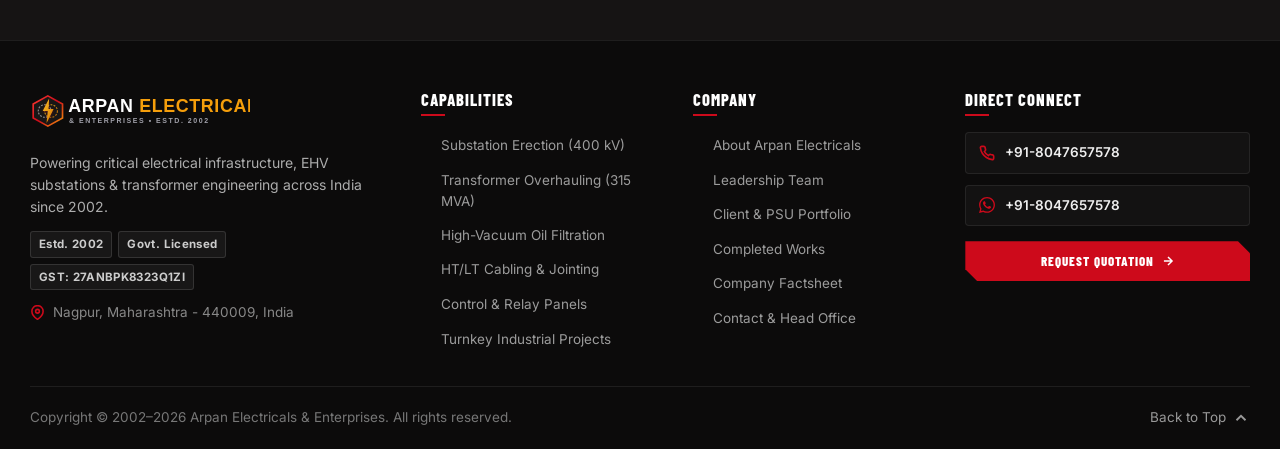
<file: companies.html>
<!DOCTYPE html>
<html lang="en">
<head>
  <meta charset="UTF-8">
  <meta name="viewport" content="width=device-width, initial-scale=1.0">
  <title>Clients &amp; Partners Directory - ARPAN ELECTRICALS &amp; ENTERPRISES</title>
  <meta name="description" content="Explore Arpan Electricals & Enterprises' prestigious client list including Shapoorji Pallonji, Reliance Industries, Punj Lloyd, BHEL, Siemens, SAIL, Central Railway, MAHAGENCO, and MSETCL.">
  <link rel="icon" type="image/png" sizes="32x32" href="assets/projects/cropped-favicon-32x32.png">

  <!-- Quanta Services Design System Stylesheets -->
  <link rel="stylesheet" href="_next/static/css/a41a6d3d1472bc70.css">
  <link rel="stylesheet" href="css/quanta-theme.css">
  <!-- Early Theme Init: Default White / Light Mode -->
  <script>
    (function() {
      var saved = localStorage.getItem('arpan_theme') || 'light';
      document.documentElement.setAttribute('data-theme', saved);
    })();
  </script>
</head>
<body class="bg-dark">

  <!-- TOP BAR -->
  <div class="top-contact-bar">
    <div class="container top-bar-inner">
      <div class="top-bar-items">
        <span class="top-bar-item">
          <svg fill="none" stroke="currentColor" stroke-width="2" viewBox="0 0 24 24"><path d="M22 16.92v3a2 2 0 0 1-2.18 2 19.79 19.79 0 0 1-8.63-3.07 19.5 19.5 0 0 1-6-6 19.79 19.79 0 0 1-3.07-8.67A2 2 0 0 1 4.11 2h3a2 2 0 0 1 2 1.72 12.84 12.84 0 0 0 .7 2.81 2 2 0 0 1-.45 2.11L8.09 9.91a16 16 0 0 0 6 6l1.27-1.27a2 2 0 0 1 2.11-.45 12.84 12.84 0 0 0 2.81.7A2 2 0 0 1 22 16.92z"></path></svg>
          <a href="tel:+918047657578">+91-8047657578</a>
        </span>
        <span class="top-bar-item d-none-mobile">
          <svg fill="none" stroke="currentColor" stroke-width="2" viewBox="0 0 24 24"><path d="M21 10c0 7-9 13-9 13s-9-6-9-13a9 9 0 0 1 18 0z"></path><circle cx="12" cy="10" r="3"></circle></svg>
          <span>Nagpur, Maharashtra 440009, India</span>
        </span>
      </div>
      <div>
        <span class="top-bar-badge">Govt. Licensed Electrical Contractor &bull; Estd. 2002 &bull; GST: 27ANBPK8323Q1ZI</span>
      </div>
    </div>
  </div>

  <!-- NAVBAR -->
  <header class="navbar">
    <div class="container navbar-content">
            <a href="index.html" class="site-logo" title="Arpan Electricals &amp; Enterprises">
        <img src="assets/logos/arpan-logo.svg" alt="Arpan Electricals Logo" class="logo-light" height="52">
        <img src="assets/logos/arpan-logo-white.svg?v=4" alt="Arpan Electricals Logo" class="logo-dark" height="52">
      </a>

      <ul class="nav-menu">
        <li><a href="index.html" class="nav-link">Home</a></li>
        <li><a href="capabilities.html" class="nav-link">Capabilities</a></li>
        <li><a href="companies.html" class="nav-link active">Clients &amp; Partners</a></li>
        <li><a href="about.html" class="nav-link">About Us</a></li>
        <li><a href="index.html#projects" class="nav-link">Completed Works</a></li>
        <li><a href="contact.html" class="nav-link">Contact</a></li>
      </ul>

                  <!-- Navbar Action Buttons (Hotline + Theme Toggle + Responsive CTA + Hamburger) -->
      <div class="nav-actions">
        <a href="tel:+918047657578" class="header-phone-cta" title="Call Arpan Electricals Hotline">
          <span class="phone-icon-wrap">
            <svg width="15" height="15" viewBox="0 0 24 24" fill="none" stroke="currentColor" stroke-width="2.5" stroke-linecap="round" stroke-linejoin="round"><path d="M22 16.92v3a2 2 0 0 1-2.18 2 19.79 19.79 0 0 1-8.63-3.07 19.5 19.5 0 0 1-6-6 19.79 19.79 0 0 1-3.07-8.67A2 2 0 0 1 4.11 2h3a2 2 0 0 1 2 1.72 12.84 12.84 0 0 0 .7 2.81 2 2 0 0 1-.45 2.11L8.09 9.91a16 16 0 0 0 6 6l1.27-1.27a2 2 0 0 1 2.11-.45 12.84 12.84 0 0 0 2.81.7A2 2 0 0 1 22 16.92z"></path></svg>
          </span>
          <span class="phone-text">
            <small>Direct Hotline</small>
            <strong>+91-8047657578</strong>
          </span>
        </a>

        <!-- Light/Dark Mode Switch (Default Light Mode) -->
        <button id="themeToggleBtn" class="theme-toggle-btn" aria-label="Toggle Light and Dark Mode" title="Toggle Theme (Light / Dark)">
          <!-- Moon Icon (shown in Light Mode to switch to Dark) -->
          <svg class="theme-icon-moon" width="18" height="18" viewBox="0 0 24 24" fill="none" stroke="currentColor" stroke-width="2.2" stroke-linecap="round" stroke-linejoin="round">
            <path d="M21 12.79A9 9 0 1 1 11.21 3 7 7 0 0 0 21 12.79z"></path>
          </svg>
          <!-- Sun Icon (shown in Dark Mode to switch to Light) -->
          <svg class="theme-icon-sun" width="18" height="18" viewBox="0 0 24 24" fill="none" stroke="currentColor" stroke-width="2.2" stroke-linecap="round" stroke-linejoin="round">
            <circle cx="12" cy="12" r="5"></circle>
            <line x1="12" y1="1" x2="12" y2="3"></line>
            <line x1="12" y1="21" x2="12" y2="23"></line>
            <line x1="4.22" y1="4.22" x2="5.64" y2="5.64"></line>
            <line x1="18.36" y1="18.36" x2="19.78" y2="19.78"></line>
            <line x1="1" y1="12" x2="3" y2="12"></line>
            <line x1="21" y1="12" x2="23" y2="12"></line>
            <line x1="4.22" y1="19.78" x2="5.64" y2="18.36"></line>
            <line x1="18.36" y1="5.64" x2="19.78" y2="4.22"></line>
          </svg>
        </button>

        <a href="https://wa.me/918047657578?text=Hello%20Arpan%20Electricals%20%26%20Enterprises%2C%20I%20would%20like%20to%20request%20an%20enquiry%20%2F%20quote%20for%20an%20Electrical%20Substation%20%2F%20Transformer%20project." target="_blank" rel="noopener noreferrer" class="btn btn-primary" title="Request Quote on WhatsApp (+91-8047657578)">
          <span>Request Quote</span>
          <svg width="15" height="15" fill="none" stroke="currentColor" stroke-width="2.5" viewBox="0 0 24 24"><line x1="5" y1="12" x2="19" y2="12"></line><polyline points="12 5 19 12 12 19"></polyline></svg>
        </a>

        <button class="menu-toggle" aria-label="Toggle Mobile Menu">
          <svg width="22" height="22" fill="none" stroke="currentColor" stroke-width="2.2" viewBox="0 0 24 24"><line x1="3" y1="12" x2="21" y2="12"></line><line x1="3" y1="6" x2="21" y2="6"></line><line x1="3" y1="18" x2="21" y2="18"></line></svg>
        </button>
      </div>
    </div>
  </header>

  <!-- OFFCANVAS MOBILE DRAWER -->
  <div class="drawer-backdrop"></div>
  <aside class="mobile-drawer">
        <div class="drawer-header">
      <div class="site-logo">
        <img src="assets/logos/arpan-logo.svg" alt="Arpan Electricals Logo" class="logo-light" height="42">
        <img src="assets/logos/arpan-logo-white.svg?v=4" alt="Arpan Electricals Logo" class="logo-dark" height="42">
      </div>
      <button class="drawer-close" aria-label="Close menu">&times;</button>
    </div>
    <!-- Drawer Theme Switch -->
    <div style="padding: 1.2rem 2rem; border-bottom: 1px solid rgba(0,0,0,0.06); display: flex; align-items: center; justify-content: space-between;">
      <span style="font-size: 1.35rem; font-weight: 700; text-transform: uppercase; letter-spacing: 0.05em;">Theme</span>
      <button id="drawerThemeToggleBtn" class="theme-toggle-btn" aria-label="Toggle Theme" style="width: 36px; height: 36px;">
        <svg class="theme-icon-moon" width="16" height="16" viewBox="0 0 24 24" fill="none" stroke="currentColor" stroke-width="2.2"><path d="M21 12.79A9 9 0 1 1 11.21 3 7 7 0 0 0 21 12.79z"></path></svg>
        <svg class="theme-icon-sun" width="16" height="16" viewBox="0 0 24 24" fill="none" stroke="currentColor" stroke-width="2.2"><circle cx="12" cy="12" r="5"></circle><line x1="12" y1="1" x2="12" y2="3"></line><line x1="12" y1="21" x2="12" y2="23"></line><line x1="4.22" y1="4.22" x2="5.64" y2="5.64"></line><line x1="18.36" y1="18.36" x2="19.78" y2="19.78"></line><line x1="1" y1="12" x2="3" y2="12"></line><line x1="21" y1="12" x2="23" y2="12"></line><line x1="4.22" y1="19.78" x2="5.64" y2="18.36"></line><line x1="18.36" y1="5.64" x2="19.78" y2="4.22"></line></svg>
      </button>
    </div>
    <ul class="drawer-nav">
      <li><a href="index.html">Home</a></li>
      <li><a href="capabilities.html">Capabilities &amp; Services</a></li>
      <li><a href="companies.html">Clients &amp; Partners</a></li>
      <li><a href="about.html">About &amp; Leadership</a></li>
      <li><a href="index.html#projects">Completed Works</a></li>
      <li><a href="contact.html">Contact Us</a></li>
      <div style="padding: 1.5rem 2rem;">
        <a href="https://wa.me/918047657578?text=Hello%20Arpan%20Electricals%20%26%20Enterprises%2C%20I%20would%20like%20to%20request%20an%20enquiry%20%2F%20quote%20for%20an%20Electrical%20Substation%20%2F%20Transformer%20project." target="_blank" rel="noopener noreferrer" class="btn btn-primary" style="width:100%; justify-content:center; padding:12px 18px; font-size:0.95rem;">
          <span>Request Quote</span>
          <svg width="18" height="18" fill="none" stroke="currentColor" stroke-width="2" viewBox="0 0 24 24"><line x1="5" y1="12" x2="19" y2="12"></line><polyline points="12 5 19 12 12 19"></polyline></svg>
        </a>
      </div>
    </ul>
  </aside>

  <!-- SUBPAGE HERO (QUANTA COMPANIES TEMPLATE) -->
  <section class="section topo topo-bottom" style="background-color: #121010; padding-top: 8rem; padding-bottom: 6rem;">
    <div class="container">
      <div class="section-pretitle">Ecosystem &amp; Key Accounts</div>
      <h1 class="h1" style="color: #fff; margin-bottom: 2rem;">
        ARPAN ELECTRICALS IS TRUSTED BY <span class="topo-text">INDIA'S POWER &amp; INDUSTRIAL LEADERS</span>
      </h1>
      <p class="section-description" style="max-width: 900px; font-size: 2rem;">
        Over 22+ years of ethical business conduct has forged long-term engineering partnerships with leading state utilities, national PSUs, and Fortune 500 private conglomerates.
      </p>
    </div>
  </section>

  <!-- DIRECTORY SECTION -->
  <main class="section topo topo-right" style="background-color: #161414;">
    <div class="container">
      <!-- Tabs -->
      <div class="client-filter-tabs">
        <button class="tab-btn active" data-filter="all">All Clients (24+)</button>
        <button class="tab-btn" data-filter="psu">PSUs &amp; State Utilities</button>
        <button class="tab-btn" data-filter="industrial">Heavy Industry &amp; Steel</button>
        <button class="tab-btn" data-filter="infra">EPC &amp; Infrastructure</button>
      </div>

      <!-- Directory Cards -->
      <div class="clients-grid">
        <!-- 1. SHAPOORJI PALLONJI -->
        <div class="client-card" data-category="infra">
          <div class="client-logo-wrap">
            <img src="assets/logos/logo-shapoorji.svg" alt="Shapoorji Pallonji Logo" loading="lazy">
          </div>
          <h3 class="client-name">SHAPOORJI PALLONJI</h3>
          <div class="client-category">Global Infrastructure EPC</div>
          <p class="client-scope">
            M/s Shapoorji Pallonji &bull; Substation electrical contracts, HT/LT cabling, internal &amp; external electrification, and switchgear commissioning.
          </p>
        </div>

        <!-- 2. RELIANCE INDUSTRIES -->
        <div class="client-card" data-category="industrial">
          <div class="client-logo-wrap">
            <img src="assets/logos/logo-reliance.svg" alt="Reliance Industries Logo" loading="lazy">
          </div>
          <h3 class="client-name">RELIANCE INDUSTRIES</h3>
          <div class="client-category">Petrochemicals &amp; Energy</div>
          <p class="client-scope">
            M/s Reliance Industries Ltd &bull; Electrical substation maintenance, HT cable terminations, power transformer servicing, and on-site oil filtration.
          </p>
        </div>

        <!-- 3. PUNJ LLOYD -->
        <div class="client-card" data-category="infra">
          <div class="client-logo-wrap">
            <img src="assets/logos/logo-punjlloyd.svg" alt="Punj Lloyd Logo" loading="lazy">
          </div>
          <h3 class="client-name">PUNJ LLOYD</h3>
          <div class="client-category">EPC Infrastructure Major</div>
          <p class="client-scope">
            M/s Punj Lloyd Ltd &bull; High-voltage transmission line cabling, substation earthing, and industrial switchgear erection.
          </p>
        </div>

        <!-- 4. BHEL -->
        <div class="client-card" data-category="psu">
          <div class="client-logo-wrap">
            <img src="assets/logos/logo-bhel.webp" alt="BHEL Logo" loading="lazy">
          </div>
          <h3 class="client-name">BHEL</h3>
          <div class="client-category">Navratna Engineering PSU</div>
          <p class="client-scope">
            Bharat Heavy Electricals Limited &bull; Power transformer site erection, vacuum drying, oil filtration, and transformer control accessories supply.
          </p>
        </div>

        <!-- 5. SIEMENS EHV PROJECT -->
        <div class="client-card" data-category="psu">
          <div class="client-logo-wrap">
            <img src="assets/logos/logo-simens.webp" alt="Siemens Logo" loading="lazy">
          </div>
          <h3 class="client-name">SIEMENS EHV</h3>
          <div class="client-category">Global Power Technology</div>
          <p class="client-scope">
            M/s Siemens EHV Project &bull; Supply of transformer control accessories, Buchholz relays, MOGs, and field execution support on high-voltage bays.
          </p>
        </div>

        <!-- 6. CENTRAL RAILWAY -->
        <div class="client-card" data-category="psu">
          <div class="client-logo-wrap">
            <img src="assets/logos/logo-railways.svg" alt="Central Railway Logo" loading="lazy">
          </div>
          <h3 class="client-name">CENTRAL RAILWAY</h3>
          <div class="client-category">Indian Railways</div>
          <p class="client-scope">
            Periodic Overhaul (POH) of 20 MVA (220 kV) &amp; 13 MVA (132 kV) Traction Transformers, dielectric oil restoration, and bushing replacements.
          </p>
        </div>

        <!-- 7. SAIL / MEL -->
        <div class="client-card" data-category="psu">
          <div class="client-logo-wrap">
            <img src="assets/logos/logo-sail.svg" alt="SAIL / MEL Logo" loading="lazy">
          </div>
          <h3 class="client-name">SAIL / MEL</h3>
          <div class="client-category">Maharatna Steel PSU</div>
          <p class="client-scope">
            Overhauling of 33 MVA, 22 kV Arc Furnace Transformer at Maharashtra Elektrosmelt Limited (Unit of Steel Authority of India Ltd - SAIL).
          </p>
        </div>

        <!-- 8. MAHAGENCO / MSPGCL -->
        <div class="client-card" data-category="psu">
          <div class="client-logo-wrap">
            <img src="assets/logos/logo-mspgcl.webp" alt="MSPGCL Logo" loading="lazy">
          </div>
          <h3 class="client-name">MAHAGENCO</h3>
          <div class="client-category">State Power Generation</div>
          <p class="client-scope">
            Khaparkheda Thermal Power Station &bull; Overhauling &amp; Coil Replacement Supervision for 150 MVA Generating Transformer (GT).
          </p>
        </div>

        <!-- 9. MSETCL -->
        <div class="client-card" data-category="psu">
          <div class="client-logo-wrap">
            <img src="assets/logos/logo-msetcl.webp" alt="MSETCL Logo" loading="lazy">
          </div>
          <h3 class="client-name">MSETCL</h3>
          <div class="client-category">State Transmission Utility</div>
          <p class="client-scope">
            Maharashtra State Electricity Transmission Co. Ltd &bull; Turnkey substation works, HT cable laying, transformer control accessories supply, and testing.
          </p>
        </div>

        <!-- 10. HINDALCO INDUSTRIES -->
        <div class="client-card" data-category="industrial">
          <div class="client-logo-wrap">
            <img src="assets/logos/logo-hindalco.svg" alt="Hindalco Logo" loading="lazy">
          </div>
          <h3 class="client-name">HINDALCO INDUSTRIES</h3>
          <div class="client-category">Aditya Birla Group</div>
          <p class="client-scope">
            M/s Hindalco Industries Ltd &bull; Industrial power distribution, substation erection, and captive transformer overhauling.
          </p>
        </div>

        <!-- 11. ULTRATECH CEMENT -->
        <div class="client-card" data-category="industrial">
          <div class="client-logo-wrap">
            <img src="assets/logos/logo-ultratech.svg" alt="UltraTech Cement Logo" loading="lazy">
          </div>
          <h3 class="client-name">ULTRATECH CEMENT</h3>
          <div class="client-category">Cement &amp; Heavy Industry</div>
          <p class="client-scope">
            M/s UltraTech Cement Ltd &bull; Turnkey plant electrification, HT breaker servicing, cable jointing, and oil filtration.
          </p>
        </div>

        <!-- 12. JINDAL STEEL & POWER -->
        <div class="client-card" data-category="industrial">
          <div class="client-logo-wrap">
            <img src="assets/logos/logo-jindal.svg" alt="Jindal Steel Logo" loading="lazy">
          </div>
          <h3 class="client-name">JINDAL STEEL &amp; POWER</h3>
          <div class="client-category">Steel &amp; Power Conglomerate</div>
          <p class="client-scope">
            Jindal Steel Raigarh &bull; Overhauling of heavy industrial furnace transformers, core-coil dry-out, and high-vacuum oil processing.
          </p>
        </div>

        <!-- 13. ASHOK LEYLAND -->
        <div class="client-card" data-category="industrial">
          <div class="client-logo-wrap">
            <img src="assets/logos/logo-ashokleyland.svg" alt="Ashok Leyland Logo" loading="lazy">
          </div>
          <h3 class="client-name">ASHOK LEYLAND</h3>
          <div class="client-category">Automotive Conglomerate</div>
          <p class="client-scope">
            M/s Ashok Leyland Ltd &bull; Manufacturing facility electrification, APFC capacitor bank maintenance, and HT switchgear testing.
          </p>
        </div>

        <!-- 14. STERLING & WILSON -->
        <div class="client-card" data-category="infra">
          <div class="client-logo-wrap">
            <img src="assets/logos/logo-sterlingwilson.svg" alt="Sterling &amp; Wilson Logo" loading="lazy">
          </div>
          <h3 class="client-name">STERLING &amp; WILSON</h3>
          <div class="client-category">Turnkey EPC Infrastructure</div>
          <p class="client-scope">
            M/s Sterling &amp; Wilson Ltd &bull; Substation cabling, outdoor yard jointing, and turnkey installation support.
          </p>
        </div>

        <!-- 15. MOIL LIMITED -->
        <div class="client-card" data-category="psu">
          <div class="client-logo-wrap">
            <img src="assets/logos/logo-moil.svg" alt="MOIL Limited Logo" loading="lazy">
          </div>
          <h3 class="client-name">MOIL LIMITED</h3>
          <div class="client-category">Govt. of India Enterprise</div>
          <p class="client-scope">
            M/s Manganese Ore India Ltd &bull; Mining power infrastructure, transformer overhauls, high mast lighting, and HT cable laying.
          </p>
        </div>

        <!-- 16. MADC MIHAN -->
        <div class="client-card" data-category="infra">
          <div class="client-logo-wrap">
            <img src="assets/logos/logo-madc.svg" alt="MADC MIHAN Logo" loading="lazy">
          </div>
          <h3 class="client-name">MADC MIHAN</h3>
          <div class="client-category">Maharashtra Airport Dev. Corp</div>
          <p class="client-scope">
            MIHAN Multi-modal International Cargo Hub &amp; Airport at Nagpur &bull; SEZ power distribution networks and substation works.
          </p>
        </div>

        <!-- 17. TATA POWER -->
        <div class="client-card" data-category="infra">
          <div class="client-logo-wrap">
            <img src="assets/logos/logo-tatapower.webp" alt="Tata Power Logo" loading="lazy">
          </div>
          <h3 class="client-name">TATA POWER</h3>
          <div class="client-category">Private Power Pioneer</div>
          <p class="client-scope">
            Turnkey substation electrification, transformer servicing, and distribution line reliability works.
          </p>
        </div>

        <!-- 18. POWERGRID -->
        <div class="client-card" data-category="psu">
          <div class="client-logo-wrap">
            <img src="assets/logos/logo-powergrid.webp" alt="Powergrid Logo" loading="lazy">
          </div>
          <h3 class="client-name">POWERGRID</h3>
          <div class="client-category">Central Transmission PSU</div>
          <p class="client-scope">
            Substation bay works, transformer accessories integration, and pre-commissioning testing.
          </p>
        </div>
      </div>

      <!-- Additional Valued Clientele List -->
      <div style="margin-top: 5rem; background: #1a1717; padding: 3.5rem; border-radius: 8px; border: 1px solid rgba(255,255,255,0.08);">
        <h3 class="h3" style="color: #fff; margin-bottom: 1.5rem;">ADDITIONAL DISTINGUISHED CORPORATE CLIENTS</h3>
        <p style="color: #bbb; font-size: 1.55rem; line-height: 1.8; margin-bottom: 2rem;">
          Our extensive roster of accomplished contracts also includes:
        </p>
        <div style="display:grid; grid-template-columns: repeat(auto-fit, minmax(240px, 1fr)); gap: 1.2rem; font-size: 1.45rem; color: #ddd;">
          <div>&bull; M/s Hindustan Construction Co. Ltd. (HCC)</div>
          <div>&bull; M/s Unity Infraprojects Ltd.</div>
          <div>&bull; M/s SMS Infrastructure Ltd.</div>
          <div>&bull; M/s Inox Air Products</div>
          <div>&bull; M/s Crompton Greaves (CGL)</div>
          <div>&bull; M/s Jayaswal Neco Industries Ltd.</div>
          <div>&bull; M/s Sunflag Iron &amp; Steel Industries Ltd.</div>
          <div>&bull; M/s Associated Industrial Furnaces (P) Ltd.</div>
          <div>&bull; M/s Raipur Water Filter Plant</div>
          <div>&bull; M/s Vijai Electricals Ltd.</div>
          <div>&bull; M/s Shreem Electric Ltd.</div>
          <div>&bull; M/s A2Z Maintenance &amp; Engg Service Ltd.</div>
          <div>&bull; M/s Jyoti Structures Ltd.</div>
          <div>&bull; M/s Diffusion Engineers Ltd.</div>
          <div>&bull; M/s Murli Agro Ltd.</div>
          <div>&bull; M/s Morarjee Textiles Ltd.</div>
          <div>&bull; M/s AGIO Paper Industries Ltd.</div>
          <div>&bull; M/s Suryavanshi Spinning Mills Ltd.</div>
          <div>&bull; M/s Variegate Projects Pvt. Ltd.</div>
          <div>&bull; M/s Indus Paper Board Pvt. Ltd.</div>
          <div>&bull; M/s Ramson Casting Pvt. Ltd.</div>
          <div>&bull; M/s Shridhar Casting Pvt. Ltd.</div>
          <div>&bull; M/s Zenith Metaplast Pvt. Ltd.</div>
          <div>&bull; M/s Metalfab Hightech Pvt. Ltd.</div>
          <div>&bull; M/s Vidarbha Gas Vessels Pvt. Ltd.</div>
          <div>&bull; M/s Orange City Beverages</div>
          <div>&bull; M/s Nalwa Steel &amp; Power Ltd.</div>
          <div>&bull; M/s Balaji Electrosmelters Ltd.</div>
        </div>
      </div>
    </div>
  </main>

  <!-- FOOTER -->
      <!-- STREAMLINED & BALANCED FOOTER -->
  <footer class="site-footer">
    <div class="container">
      <div class="footer-top">
        <div class="footer-brand">
          <a href="index.html" class="site-logo">
            <img src="assets/logos/arpan-logo-white.svg?v=4" alt="Arpan Electricals Logo" height="46">
          </a>
          <p class="footer-tagline">
            Powering critical electrical infrastructure, EHV substations &amp; transformer engineering across India since 2002.
          </p>
          <div class="footer-meta">
            <span class="f-badge">Estd. 2002</span>
            <span class="f-badge">Govt. Licensed</span>
            <span class="f-badge">GST: 27ANBPK8323Q1ZI</span>
          </div>
          <div class="footer-address">
            <svg width="15" height="15" viewBox="0 0 24 24" fill="none" stroke="currentColor" stroke-width="2.5" stroke-linecap="round" stroke-linejoin="round"><path d="M21 10c0 7-9 13-9 13s-9-6-9-13a9 9 0 0 1 18 0z"></path><circle cx="12" cy="10" r="3"></circle></svg>
            <span>Nagpur, Maharashtra - 440009, India</span>
          </div>
        </div>

        <div class="footer-col">
          <h4>Capabilities</h4>
          <ul class="footer-links">
            <li><a href="capabilities.html#substation-erection">Substation Erection (400 kV)</a></li>
            <li><a href="capabilities.html#transformer-overhauling">Transformer Overhauling (315 MVA)</a></li>
            <li><a href="capabilities.html#oil-filtration">High-Vacuum Oil Filtration</a></li>
            <li><a href="capabilities.html#cable-services">HT/LT Cabling &amp; Jointing</a></li>
            <li><a href="capabilities.html#control-panels">Control &amp; Relay Panels</a></li>
            <li><a href="capabilities.html#turnkey-electrification">Turnkey Industrial Projects</a></li>
          </ul>
        </div>

        <div class="footer-col">
          <h4>Company</h4>
          <ul class="footer-links">
            <li><a href="about.html">About Arpan Electricals</a></li>
            <li><a href="about.html#leadership">Leadership Team</a></li>
            <li><a href="companies.html">Client &amp; PSU Portfolio</a></li>
            <li><a href="index.html#projects">Completed Works</a></li>
            <li><a href="about.html#factsheet">Company Factsheet</a></li>
            <li><a href="contact.html">Contact &amp; Head Office</a></li>
          </ul>
        </div>

        <div class="footer-col footer-contact-items-col">
          <h4>Direct Connect</h4>
          <div class="footer-contact-items">
            <a href="tel:+918047657578" class="f-contact-card">
              <svg width="16" height="16" viewBox="0 0 24 24" fill="none" stroke="currentColor" stroke-width="2.5" stroke-linecap="round" stroke-linejoin="round"><path d="M22 16.92v3a2 2 0 0 1-2.18 2 19.79 19.79 0 0 1-8.63-3.07 19.5 19.5 0 0 1-6-6 19.79 19.79 0 0 1-3.07-8.67A2 2 0 0 1 4.11 2h3a2 2 0 0 1 2 1.72 12.84 12.84 0 0 0 .7 2.81 2 2 0 0 1-.45 2.11L8.09 9.91a16 16 0 0 0 6 6l1.27-1.27a2 2 0 0 1 2.11-.45 12.84 12.84 0 0 0 2.81.7A2 2 0 0 1 22 16.92z"></path></svg>
              <span>+91-8047657578</span>
            </a>
            <a href="https://wa.me/918047657578?text=Hello%20Arpan%20Electricals%20%26%20Enterprises%2C%20I%20would%20like%20to%20request%20an%20enquiry%20%2F%20quote%20for%20an%20Electrical%20Substation%20%2F%20Transformer%20project." target="_blank" rel="noopener noreferrer" class="f-contact-card">
              <svg width="16" height="16" viewBox="0 0 24 24" fill="currentColor"><path d="M.057 24l1.687-6.163c-1.041-1.804-1.588-3.849-1.587-5.946.003-6.556 5.338-11.891 11.893-11.891 3.181.001 6.167 1.24 8.413 3.488 2.245 2.248 3.481 5.236 3.48 8.414-.003 6.557-5.338 11.892-11.893 11.892-1.99-.001-3.951-.5-5.688-1.448l-6.305 1.654zm6.597-3.807c1.676.995 3.276 1.591 5.392 1.592 5.448 0 9.886-4.434 9.889-9.885.002-5.462-4.415-9.89-9.881-9.892-5.452 0-9.887 4.434-9.889 9.884-.001 2.225.651 3.891 1.746 5.634l-.999 3.648 3.742-.981zm11.387-5.464c-.074-.124-.272-.198-.57-.347-.297-.149-1.758-.868-2.031-.967-.272-.099-.47-.149-.669.149-.198.297-.768.967-.941 1.165-.173.198-.347.223-.644.074-.297-.149-1.255-.462-2.39-1.475-.883-.788-1.48-1.761-1.653-2.059-.173-.297-.018-.458.13-.606.134-.133.297-.347.446-.521.151-.172.2-.296.3-.495.099-.198.05-.372-.025-.521-.075-.148-.669-1.611-.916-2.206-.242-.579-.487-.501-.669-.51l-.57-.01c-.198 0-.52.074-.792.372s-1.04 1.016-1.04 2.479 1.065 2.876 1.213 3.074c.149.198 2.095 3.2 5.076 4.487.709.306 1.263.489 1.694.626.712.226 1.36.194 1.872.118.571-.085 1.758-.719 2.006-1.413.248-.695.248-1.29.173-1.414z"/></svg>
              <span>+91-8047657578</span>
            </a>
            <a href="https://wa.me/918047657578?text=Hello%20Arpan%20Electricals%20%26%20Enterprises%2C%20I%20would%20like%20to%20request%20an%20enquiry%20%2F%20quote%20for%20an%20Electrical%20Substation%20%2F%20Transformer%20project." target="_blank" rel="noopener noreferrer" class="btn btn-primary f-quote-btn">
              <span>Request Quotation</span>
              <svg width="14" height="14" viewBox="0 0 24 24" fill="none" stroke="currentColor" stroke-width="2.5"><path d="M5 12h14M12 5l7 7-7 7"/></svg>
            </a>
          </div>
        </div>
      </div>

      <div class="footer-bottom">
        <div>
          Copyright &copy; 2002&ndash;2026 Arpan Electricals &amp; Enterprises. All rights reserved.
        </div>
        <div class="back-to-top">
          <span>Back to Top</span>
          <svg width="18" height="18" fill="none" stroke="currentColor" stroke-width="2.5" viewBox="0 0 24 24"><polyline points="18 15 12 9 6 15"></polyline></svg>
        </div>
      </div>
    </div>
  </footer>

  <script src="js/main.js"></script>

    <!-- Floating Glowing WhatsApp Quick Connect -->
  <a href="https://wa.me/918047657578?text=Hello%20Arpan%20Electricals%20%26%20Enterprises%2C%20I%20would%20like%20to%20request%20an%20enquiry%20%2F%20quote%20for%20an%20Electrical%20Substation%20%2F%20Transformer%20project." target="_blank" rel="noopener noreferrer" class="floating-whatsapp" title="Chat on WhatsApp (+91-8047657578)" aria-label="Chat on WhatsApp with Arpan Electricals">
    <svg width="32" height="32" viewBox="0 0 24 24" fill="#ffffff"><path d="M.057 24l1.687-6.163c-1.041-1.804-1.588-3.849-1.587-5.946.003-6.556 5.338-11.891 11.893-11.891 3.181.001 6.167 1.24 8.413 3.488 2.245 2.248 3.481 5.236 3.48 8.414-.003 6.557-5.338 11.892-11.893 11.892-1.99-.001-3.951-.5-5.688-1.448l-6.305 1.654zm6.597-3.807c1.676.995 3.276 1.591 5.392 1.592 5.448 0 9.886-4.434 9.889-9.885.002-5.462-4.415-9.89-9.881-9.892-5.452 0-9.887 4.434-9.889 9.884-.001 2.225.651 3.891 1.746 5.634l-.999 3.648 3.742-.981zm11.387-5.464c-.074-.124-.272-.198-.57-.347-.297-.149-1.758-.868-2.031-.967-.272-.099-.47-.149-.669.149-.198.297-.768.967-.941 1.165-.173.198-.347.223-.644.074-.297-.149-1.255-.462-2.39-1.475-.883-.788-1.48-1.761-1.653-2.059-.173-.297-.018-.458.13-.606.134-.133.297-.347.446-.521.151-.172.2-.296.3-.495.099-.198.05-.372-.025-.521-.075-.148-.669-1.611-.916-2.206-.242-.579-.487-.501-.669-.51l-.57-.01c-.198 0-.52.074-.792.372s-1.04 1.016-1.04 2.479 1.065 2.876 1.213 3.074c.149.198 2.095 3.2 5.076 4.487.709.306 1.263.489 1.694.626.712.226 1.36.194 1.872.118.571-.085 1.758-.719 2.006-1.413.248-.695.248-1.29.173-1.414z"/></svg>
  </a>

</body>
</html>
</file>
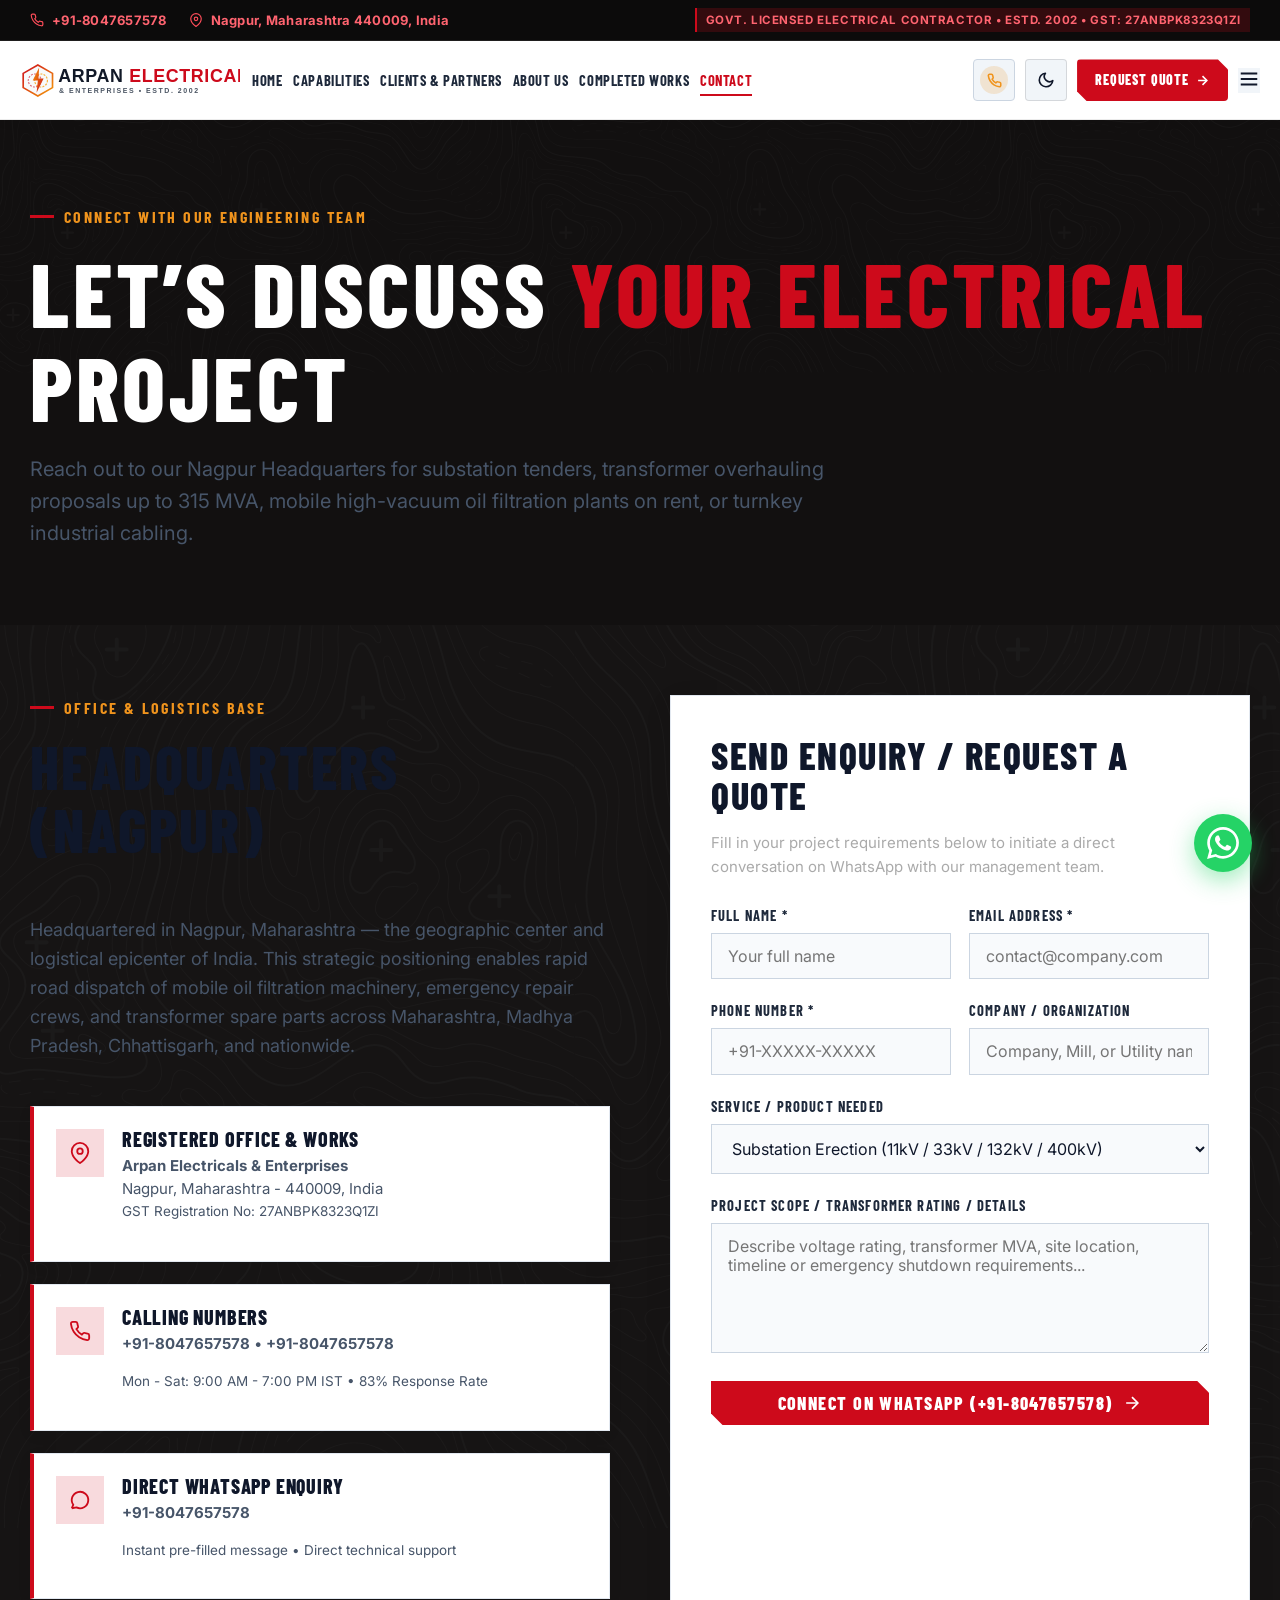
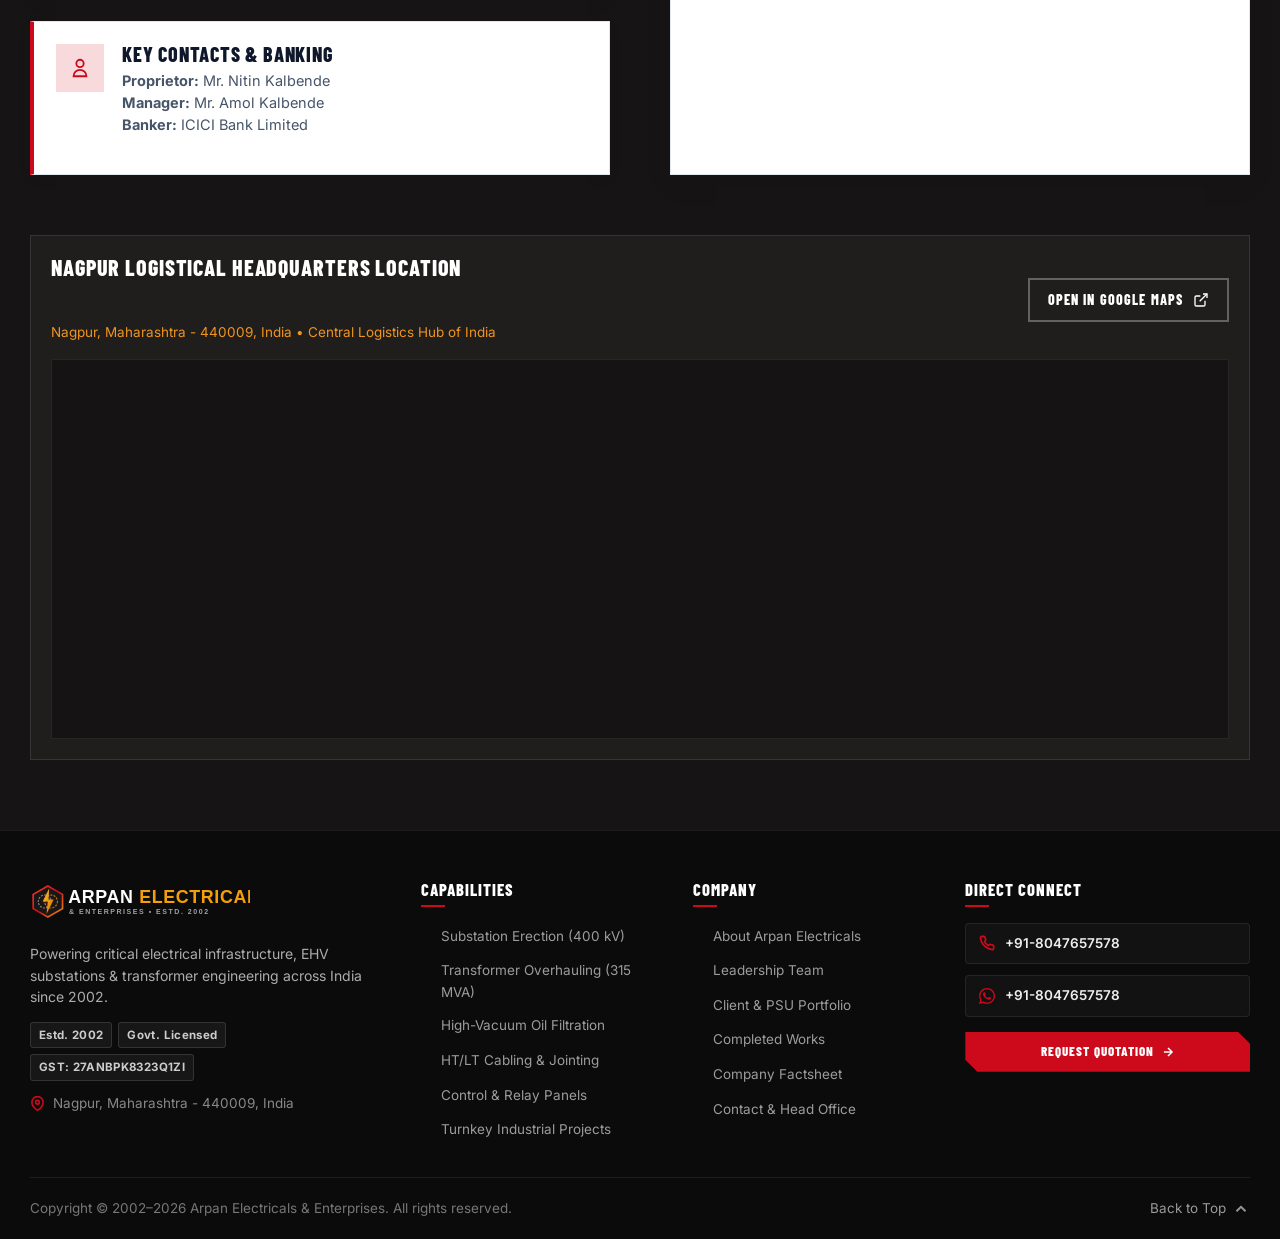
<file: contact.html>
<!DOCTYPE html>
<html lang="en">
<head>
  <meta charset="UTF-8">
  <meta name="viewport" content="width=device-width, initial-scale=1.0">
  <title>Contact Us - ARPAN ELECTRICALS &amp; ENTERPRISES</title>
  <meta name="description" content="Contact Arpan Electricals & Enterprises in Nagpur, Maharashtra. Call +91-8047657578 / +91-8047657578 for tenders, EHV substation erection, power transformer overhauls up to 315 MVA, and oil filtration.">
  <link rel="icon" type="image/png" sizes="32x32" href="assets/projects/cropped-favicon-32x32.png">

  <!-- Quanta Services Design System Stylesheets -->
  <link rel="stylesheet" href="_next/static/css/a41a6d3d1472bc70.css">
  <link rel="stylesheet" href="css/quanta-theme.css">
  <!-- Early Theme Init: Default White / Light Mode -->
  <script>
    (function() {
      var saved = localStorage.getItem('arpan_theme') || 'light';
      document.documentElement.setAttribute('data-theme', saved);
    })();
  </script>
</head>
<body class="bg-dark">

  <!-- TOP BAR -->
  <div class="top-contact-bar">
    <div class="container top-bar-inner">
      <div class="top-bar-items">
        <span class="top-bar-item">
          <svg fill="none" stroke="currentColor" stroke-width="2" viewBox="0 0 24 24"><path d="M22 16.92v3a2 2 0 0 1-2.18 2 19.79 19.79 0 0 1-8.63-3.07 19.5 19.5 0 0 1-6-6 19.79 19.79 0 0 1-3.07-8.67A2 2 0 0 1 4.11 2h3a2 2 0 0 1 2 1.72 12.84 12.84 0 0 0 .7 2.81 2 2 0 0 1-.45 2.11L8.09 9.91a16 16 0 0 0 6 6l1.27-1.27a2 2 0 0 1 2.11-.45 12.84 12.84 0 0 0 2.81.7A2 2 0 0 1 22 16.92z"></path></svg>
          <a href="tel:+918047657578">+91-8047657578</a>
        </span>
        <span class="top-bar-item d-none-mobile">
          <svg fill="none" stroke="currentColor" stroke-width="2" viewBox="0 0 24 24"><path d="M21 10c0 7-9 13-9 13s-9-6-9-13a9 9 0 0 1 18 0z"></path><circle cx="12" cy="10" r="3"></circle></svg>
          <span>Nagpur, Maharashtra 440009, India</span>
        </span>
      </div>
      <div>
        <span class="top-bar-badge">Govt. Licensed Electrical Contractor &bull; Estd. 2002 &bull; GST: 27ANBPK8323Q1ZI</span>
      </div>
    </div>
  </div>

  <!-- NAVBAR -->
  <header class="navbar">
    <div class="container navbar-content">
            <a href="index.html" class="site-logo" title="Arpan Electricals &amp; Enterprises">
        <img src="assets/logos/arpan-logo.svg" alt="Arpan Electricals Logo" class="logo-light" height="52">
        <img src="assets/logos/arpan-logo-white.svg?v=4" alt="Arpan Electricals Logo" class="logo-dark" height="52">
      </a>

      <ul class="nav-menu">
        <li><a href="index.html" class="nav-link">Home</a></li>
        <li><a href="capabilities.html" class="nav-link">Capabilities</a></li>
        <li><a href="companies.html" class="nav-link">Clients &amp; Partners</a></li>
        <li><a href="about.html" class="nav-link">About Us</a></li>
        <li><a href="index.html#projects" class="nav-link">Completed Works</a></li>
        <li><a href="contact.html" class="nav-link active">Contact</a></li>
      </ul>

                  <!-- Navbar Action Buttons (Hotline + Theme Toggle + Responsive CTA + Hamburger) -->
      <div class="nav-actions">
        <a href="tel:+918047657578" class="header-phone-cta" title="Call Arpan Electricals Hotline">
          <span class="phone-icon-wrap">
            <svg width="15" height="15" viewBox="0 0 24 24" fill="none" stroke="currentColor" stroke-width="2.5" stroke-linecap="round" stroke-linejoin="round"><path d="M22 16.92v3a2 2 0 0 1-2.18 2 19.79 19.79 0 0 1-8.63-3.07 19.5 19.5 0 0 1-6-6 19.79 19.79 0 0 1-3.07-8.67A2 2 0 0 1 4.11 2h3a2 2 0 0 1 2 1.72 12.84 12.84 0 0 0 .7 2.81 2 2 0 0 1-.45 2.11L8.09 9.91a16 16 0 0 0 6 6l1.27-1.27a2 2 0 0 1 2.11-.45 12.84 12.84 0 0 0 2.81.7A2 2 0 0 1 22 16.92z"></path></svg>
          </span>
          <span class="phone-text">
            <small>Direct Hotline</small>
            <strong>+91-8047657578</strong>
          </span>
        </a>

        <!-- Light/Dark Mode Switch (Default Light Mode) -->
        <button id="themeToggleBtn" class="theme-toggle-btn" aria-label="Toggle Light and Dark Mode" title="Toggle Theme (Light / Dark)">
          <!-- Moon Icon (shown in Light Mode to switch to Dark) -->
          <svg class="theme-icon-moon" width="18" height="18" viewBox="0 0 24 24" fill="none" stroke="currentColor" stroke-width="2.2" stroke-linecap="round" stroke-linejoin="round">
            <path d="M21 12.79A9 9 0 1 1 11.21 3 7 7 0 0 0 21 12.79z"></path>
          </svg>
          <!-- Sun Icon (shown in Dark Mode to switch to Light) -->
          <svg class="theme-icon-sun" width="18" height="18" viewBox="0 0 24 24" fill="none" stroke="currentColor" stroke-width="2.2" stroke-linecap="round" stroke-linejoin="round">
            <circle cx="12" cy="12" r="5"></circle>
            <line x1="12" y1="1" x2="12" y2="3"></line>
            <line x1="12" y1="21" x2="12" y2="23"></line>
            <line x1="4.22" y1="4.22" x2="5.64" y2="5.64"></line>
            <line x1="18.36" y1="18.36" x2="19.78" y2="19.78"></line>
            <line x1="1" y1="12" x2="3" y2="12"></line>
            <line x1="21" y1="12" x2="23" y2="12"></line>
            <line x1="4.22" y1="19.78" x2="5.64" y2="18.36"></line>
            <line x1="18.36" y1="5.64" x2="19.78" y2="4.22"></line>
          </svg>
        </button>

        <a href="https://wa.me/918047657578?text=Hello%20Arpan%20Electricals%20%26%20Enterprises%2C%20I%20would%20like%20to%20request%20an%20enquiry%20%2F%20quote%20for%20an%20Electrical%20Substation%20%2F%20Transformer%20project." target="_blank" rel="noopener noreferrer" class="btn btn-primary" title="Request Quote on WhatsApp (+91-8047657578)">
          <span>Request Quote</span>
          <svg width="15" height="15" fill="none" stroke="currentColor" stroke-width="2.5" viewBox="0 0 24 24"><line x1="5" y1="12" x2="19" y2="12"></line><polyline points="12 5 19 12 12 19"></polyline></svg>
        </a>

        <button class="menu-toggle" aria-label="Toggle Mobile Menu">
          <svg width="22" height="22" fill="none" stroke="currentColor" stroke-width="2.2" viewBox="0 0 24 24"><line x1="3" y1="12" x2="21" y2="12"></line><line x1="3" y1="6" x2="21" y2="6"></line><line x1="3" y1="18" x2="21" y2="18"></line></svg>
        </button>
      </div>
    </div>
  </header>

  <!-- OFFCANVAS MOBILE DRAWER -->
  <div class="drawer-backdrop"></div>
  <aside class="mobile-drawer">
        <div class="drawer-header">
      <div class="site-logo">
        <img src="assets/logos/arpan-logo.svg" alt="Arpan Electricals Logo" class="logo-light" height="42">
        <img src="assets/logos/arpan-logo-white.svg?v=4" alt="Arpan Electricals Logo" class="logo-dark" height="42">
      </div>
      <button class="drawer-close" aria-label="Close menu">&times;</button>
    </div>
    <!-- Drawer Theme Switch -->
    <div style="padding: 1.2rem 2rem; border-bottom: 1px solid rgba(0,0,0,0.06); display: flex; align-items: center; justify-content: space-between;">
      <span style="font-size: 1.35rem; font-weight: 700; text-transform: uppercase; letter-spacing: 0.05em;">Theme</span>
      <button id="drawerThemeToggleBtn" class="theme-toggle-btn" aria-label="Toggle Theme" style="width: 36px; height: 36px;">
        <svg class="theme-icon-moon" width="16" height="16" viewBox="0 0 24 24" fill="none" stroke="currentColor" stroke-width="2.2"><path d="M21 12.79A9 9 0 1 1 11.21 3 7 7 0 0 0 21 12.79z"></path></svg>
        <svg class="theme-icon-sun" width="16" height="16" viewBox="0 0 24 24" fill="none" stroke="currentColor" stroke-width="2.2"><circle cx="12" cy="12" r="5"></circle><line x1="12" y1="1" x2="12" y2="3"></line><line x1="12" y1="21" x2="12" y2="23"></line><line x1="4.22" y1="4.22" x2="5.64" y2="5.64"></line><line x1="18.36" y1="18.36" x2="19.78" y2="19.78"></line><line x1="1" y1="12" x2="3" y2="12"></line><line x1="21" y1="12" x2="23" y2="12"></line><line x1="4.22" y1="19.78" x2="5.64" y2="18.36"></line><line x1="18.36" y1="5.64" x2="19.78" y2="4.22"></line></svg>
      </button>
    </div>
    <ul class="drawer-nav">
      <li><a href="index.html">Home</a></li>
      <li><a href="capabilities.html">Capabilities &amp; Services</a></li>
      <li><a href="companies.html">Clients &amp; Partners</a></li>
      <li><a href="about.html">About &amp; Leadership</a></li>
      <li><a href="index.html#projects">Completed Works</a></li>
      <li><a href="contact.html">Contact Us</a></li>
      <div style="padding: 1.5rem 2rem;">
        <a href="https://wa.me/918047657578?text=Hello%20Arpan%20Electricals%20%26%20Enterprises%2C%20I%20would%20like%20to%20request%20an%20enquiry%20%2F%20quote%20for%20an%20Electrical%20Substation%20%2F%20Transformer%20project." target="_blank" rel="noopener noreferrer" class="btn btn-primary" style="width:100%; justify-content:center; padding:12px 18px; font-size:0.95rem;">
          <span>Request Quote</span>
          <svg width="18" height="18" fill="none" stroke="currentColor" stroke-width="2" viewBox="0 0 24 24"><line x1="5" y1="12" x2="19" y2="12"></line><polyline points="12 5 19 12 12 19"></polyline></svg>
        </a>
      </div>
    </ul>
  </aside>

  <!-- CONTACT HERO (QUANTA STYLE) -->
  <section class="section topo topo-bottom" style="background-color: #121010; padding-top: 8rem; padding-bottom: 6rem;">
    <div class="container">
      <div class="section-pretitle">Connect With Our Engineering Team</div>
      <h1 class="h1" style="color: #fff; margin-bottom: 2rem;">
        LET’S DISCUSS <span class="topo-text">YOUR ELECTRICAL</span> PROJECT
      </h1>
      <p class="section-description" style="max-width: 850px; font-size: 2rem;">
        Reach out to our Nagpur Headquarters for substation tenders, transformer overhauling proposals up to 315 MVA, mobile high-vacuum oil filtration plants on rent, or turnkey industrial cabling.
      </p>
    </div>
  </section>

  <!-- CONTACT FORM & HEADQUARTERS SPLIT -->
  <main class="section topo topo-right" style="background-color: #161414;">
    <div class="container">
      <div class="contact-split">
        <!-- Left: Headquarters Info -->
        <div class="contact-info-panel">
          <div class="section-pretitle">Office &amp; Logistics Base</div>
          <h2 class="h2">HEADQUARTERS (NAGPUR)</h2>
          <p class="section-description">
            Headquartered in Nagpur, Maharashtra &mdash; the geographic center and logistical epicenter of India. This strategic positioning enables rapid road dispatch of mobile oil filtration machinery, emergency repair crews, and transformer spare parts across Maharashtra, Madhya Pradesh, Chhattisgarh, and nationwide.
          </p>

          <div class="contact-cards-list">
            <div class="contact-card-item">
              <div class="contact-icon">
                <svg fill="none" stroke="currentColor" stroke-width="2" viewBox="0 0 24 24"><path d="M21 10c0 7-9 13-9 13s-9-6-9-13a9 9 0 0 1 18 0z"></path><circle cx="12" cy="10" r="3"></circle></svg>
              </div>
              <div class="contact-text">
                <h4>Registered Office &amp; Works</h4>
                <p>
                  <strong>Arpan Electricals &amp; Enterprises</strong><br>
                  Nagpur, Maharashtra - 440009, India<br>
                  <span style="color: var(--theme-secondary); font-size:1.35rem;">GST Registration No: 27ANBPK8323Q1ZI</span>
                </p>
              </div>
            </div>

            <div class="contact-card-item">
              <div class="contact-icon">
                <svg fill="none" stroke="currentColor" stroke-width="2" viewBox="0 0 24 24"><path d="M22 16.92v3a2 2 0 0 1-2.18 2 19.79 19.79 0 0 1-8.63-3.07 19.5 19.5 0 0 1-6-6 19.79 19.79 0 0 1-3.07-8.67A2 2 0 0 1 4.11 2h3a2 2 0 0 1 2 1.72 12.84 12.84 0 0 0 .7 2.81 2 2 0 0 1-.45 2.11L8.09 9.91a16 16 0 0 0 6 6l1.27-1.27a2 2 0 0 1 2.11-.45 12.84 12.84 0 0 0 2.81.7A2 2 0 0 1 22 16.92z"></path></svg>
              </div>
              <div class="contact-text">
                <h4>Calling Numbers</h4>
                <p>
                  <a href="tel:+918047657578" style="color:var(--theme-secondary); font-weight:700;">+91-8047657578</a> &bull; 
                  <a href="tel:+918047657578" style="color:var(--theme-secondary); font-weight:700;">+91-8047657578</a>
                </p>
                <p style="color:#777; font-size:1.35rem;">Mon - Sat: 9:00 AM - 7:00 PM IST &bull; 83% Response Rate</p>
              </div>
            </div>

            <div class="contact-card-item">
              <div class="contact-icon">
                <svg fill="none" stroke="currentColor" stroke-width="2" viewBox="0 0 24 24"><path d="M3 21l1.65-3.8a9 9 0 1 1 3.4 2.9L3 21"/></svg>
              </div>
              <div class="contact-text">
                <h4>Direct WhatsApp Enquiry</h4>
                <p>
                  <a href="https://wa.me/918047657578?text=Hello%20Arpan%20Electricals%20%26%20Enterprises%2C%20I%20would%20like%20to%20request%20an%20enquiry%20%2F%20quote%20for%20an%20Electrical%20Substation%20%2F%20Transformer%20project." target="_blank" rel="noopener noreferrer" style="color:#25d366; font-weight:700;">+91-8047657578</a>
                </p>
                <p style="color:#777; font-size:1.35rem;">Instant pre-filled message &bull; Direct technical support</p>
              </div>
            </div>

            <div class="contact-card-item">
              <div class="contact-icon">
                <svg fill="none" stroke="currentColor" stroke-width="2" viewBox="0 0 24 24"><path d="M16 7a4 4 0 11-8 0 4 4 0 018 0zM12 14a7 7 0 00-7 7h14a7 7 0 00-7-7z"/></svg>
              </div>
              <div class="contact-text">
                <h4>Key Contacts &amp; Banking</h4>
                <p style="color:#bbb; font-size:1.45rem;">
                  <strong>Proprietor:</strong> Mr. Nitin Kalbende<br>
                  <strong>Manager:</strong> Mr. Amol Kalbende<br>
                  <strong>Banker:</strong> ICICI Bank Limited
                </p>
              </div>
            </div>
          </div>
        </div>

        <!-- Right: Inquiry Form -->
        <div class="contact-form-panel">
          <h3 class="h3" style="color: #fff; margin-bottom: 1.5rem;">SEND ENQUIRY / REQUEST A QUOTE</h3>
          <p style="color: #aaa; font-size: 1.5rem; margin-bottom: 2.5rem;">
            Fill in your project requirements below to initiate a direct conversation on WhatsApp with our management team.
          </p>

          <form id="contact-form">
            <div class="form-row">
              <div class="form-group">
                <label class="form-label">Full Name *</label>
                <input type="text" class="form-control" required placeholder="Your full name">
              </div>
              <div class="form-group">
                <label class="form-label">Email Address *</label>
                <input type="email" class="form-control" required placeholder="contact@company.com">
              </div>
            </div>

            <div class="form-row">
              <div class="form-group">
                <label class="form-label">Phone Number *</label>
                <input type="tel" class="form-control" required placeholder="+91-XXXXX-XXXXX">
              </div>
              <div class="form-group">
                <label class="form-label">Company / Organization</label>
                <input type="text" class="form-control" placeholder="Company, Mill, or Utility name">
              </div>
            </div>

            <div class="form-group">
              <label class="form-label">Service / Product Needed</label>
              <select class="form-control" style="background:#282424; color:#fff;">
                <option value="substation-erection">Substation Erection (11kV / 33kV / 132kV / 400kV)</option>
                <option value="transformer-overhaul">Power Transformer Overhauling (Up to 315 MVA)</option>
                <option value="oil-filtration">On-Site High Vacuum Oil Filtration</option>
                <option value="cabling-jointing">HT/LT Cable Laying &amp; Jointing Services</option>
                <option value="control-panels">HT Metering Cubicals &amp; PCC/MCC Panels</option>
                <option value="turnkey-electrification">Turnkey Industrial Electrification &amp; Board Liaisoning</option>
                <option value="accessories-spares">Transformer Bushings &amp; Spare Accessories</option>
                <option value="other">General Engineering Enquiry</option>
              </select>
            </div>

            <div class="form-group">
              <label class="form-label">Project Scope / Transformer Rating / Details</label>
              <textarea class="form-control" required placeholder="Describe voltage rating, transformer MVA, site location, timeline or emergency shutdown requirements..."></textarea>
            </div>

            <button type="submit" class="btn btn-primary" style="width: 100%;">
              <span>Connect on WhatsApp (+91-8047657578)</span>
              <svg width="20" height="20" fill="none" stroke="currentColor" stroke-width="2" viewBox="0 0 24 24"><line x1="5" y1="12" x2="19" y2="12"></line><polyline points="12 5 19 12 12 19"></polyline></svg>
            </button>
          </form>
        </div>
      </div>

      <!-- MAP LOCATION CARD -->
      <div style="margin-top: 6rem; background: #201d1d; border: 1px solid rgba(255,255,255,0.1); padding: 2rem;">
        <div style="display:flex; justify-content:space-between; align-items:center; margin-bottom:1.5rem; flex-wrap:wrap; gap:1rem;">
          <div>
            <h4 style="font-size: 2.2rem; color: #fff; font-family: var(--highlight-font);">NAGPUR LOGISTICAL HEADQUARTERS LOCATION</h4>
            <span style="color: var(--theme-secondary); font-size: 1.35rem;">Nagpur, Maharashtra - 440009, India &bull; Central Logistics Hub of India</span>
          </div>
          <a href="https://maps.google.com/?q=Nagpur+Maharashtra+440009" target="_blank" rel="noopener noreferrer" class="btn btn-outline" style="padding: 0.8rem 1.8rem; font-size: 1.4rem;">
            <span>Open in Google Maps</span>
            <svg width="16" height="16" fill="none" stroke="currentColor" stroke-width="2" viewBox="0 0 24 24"><path d="M18 13v6a2 2 0 0 1-2 2H5a2 2 0 0 1-2-2V8a2 2 0 0 1 2-2h6"></path><polyline points="15 3 21 3 21 9"></polyline><line x1="10" y1="14" x2="21" y2="3"></line></svg>
          </a>
        </div>
        <div style="width: 100%; height: 380px; border: 1px solid rgba(255,255,255,0.08); overflow: hidden; background: #151313;">
          <iframe 
            src="https://www.google.com/maps/embed?pb=!1m18!1m12!1m3!1d119066.41709425488!2d79.00247035!3d21.1458004!2m3!1f0!2f0!3f0!3m2!1i1024!2i768!4f13.1!3m3!1m2!1s0x3bd4c0a5a31faf13%3A0x19b37d06d0bb3e2b!2sNagpur%2C%20Maharashtra%20440009!5e0!3m2!1sen!2sin!4v1700000000000!5m2!1sen!2sin" 
            width="100%" 
            height="100%" 
            style="border:0; filter: contrast(105%) invert(90%) hue-rotate(180deg);" 
            allowfullscreen="" 
            loading="lazy" 
            referrerpolicy="no-referrer-when-downgrade">
          </iframe>
        </div>
      </div>
    </div>
  </main>

  <!-- TOAST NOTIFICATION -->

  <!-- FOOTER -->
      <!-- STREAMLINED & BALANCED FOOTER -->
  <footer class="site-footer">
    <div class="container">
      <div class="footer-top">
        <div class="footer-brand">
          <a href="index.html" class="site-logo">
            <img src="assets/logos/arpan-logo-white.svg?v=4" alt="Arpan Electricals Logo" height="46">
          </a>
          <p class="footer-tagline">
            Powering critical electrical infrastructure, EHV substations &amp; transformer engineering across India since 2002.
          </p>
          <div class="footer-meta">
            <span class="f-badge">Estd. 2002</span>
            <span class="f-badge">Govt. Licensed</span>
            <span class="f-badge">GST: 27ANBPK8323Q1ZI</span>
          </div>
          <div class="footer-address">
            <svg width="15" height="15" viewBox="0 0 24 24" fill="none" stroke="currentColor" stroke-width="2.5" stroke-linecap="round" stroke-linejoin="round"><path d="M21 10c0 7-9 13-9 13s-9-6-9-13a9 9 0 0 1 18 0z"></path><circle cx="12" cy="10" r="3"></circle></svg>
            <span>Nagpur, Maharashtra - 440009, India</span>
          </div>
        </div>

        <div class="footer-col">
          <h4>Capabilities</h4>
          <ul class="footer-links">
            <li><a href="capabilities.html#substation-erection">Substation Erection (400 kV)</a></li>
            <li><a href="capabilities.html#transformer-overhauling">Transformer Overhauling (315 MVA)</a></li>
            <li><a href="capabilities.html#oil-filtration">High-Vacuum Oil Filtration</a></li>
            <li><a href="capabilities.html#cable-services">HT/LT Cabling &amp; Jointing</a></li>
            <li><a href="capabilities.html#control-panels">Control &amp; Relay Panels</a></li>
            <li><a href="capabilities.html#turnkey-electrification">Turnkey Industrial Projects</a></li>
          </ul>
        </div>

        <div class="footer-col">
          <h4>Company</h4>
          <ul class="footer-links">
            <li><a href="about.html">About Arpan Electricals</a></li>
            <li><a href="about.html#leadership">Leadership Team</a></li>
            <li><a href="companies.html">Client &amp; PSU Portfolio</a></li>
            <li><a href="index.html#projects">Completed Works</a></li>
            <li><a href="about.html#factsheet">Company Factsheet</a></li>
            <li><a href="contact.html">Contact &amp; Head Office</a></li>
          </ul>
        </div>

        <div class="footer-col footer-contact-items-col">
          <h4>Direct Connect</h4>
          <div class="footer-contact-items">
            <a href="tel:+918047657578" class="f-contact-card">
              <svg width="16" height="16" viewBox="0 0 24 24" fill="none" stroke="currentColor" stroke-width="2.5" stroke-linecap="round" stroke-linejoin="round"><path d="M22 16.92v3a2 2 0 0 1-2.18 2 19.79 19.79 0 0 1-8.63-3.07 19.5 19.5 0 0 1-6-6 19.79 19.79 0 0 1-3.07-8.67A2 2 0 0 1 4.11 2h3a2 2 0 0 1 2 1.72 12.84 12.84 0 0 0 .7 2.81 2 2 0 0 1-.45 2.11L8.09 9.91a16 16 0 0 0 6 6l1.27-1.27a2 2 0 0 1 2.11-.45 12.84 12.84 0 0 0 2.81.7A2 2 0 0 1 22 16.92z"></path></svg>
              <span>+91-8047657578</span>
            </a>
            <a href="https://wa.me/918047657578?text=Hello%20Arpan%20Electricals%20%26%20Enterprises%2C%20I%20would%20like%20to%20request%20an%20enquiry%20%2F%20quote%20for%20an%20Electrical%20Substation%20%2F%20Transformer%20project." target="_blank" rel="noopener noreferrer" class="f-contact-card">
              <svg width="16" height="16" viewBox="0 0 24 24" fill="currentColor"><path d="M.057 24l1.687-6.163c-1.041-1.804-1.588-3.849-1.587-5.946.003-6.556 5.338-11.891 11.893-11.891 3.181.001 6.167 1.24 8.413 3.488 2.245 2.248 3.481 5.236 3.48 8.414-.003 6.557-5.338 11.892-11.893 11.892-1.99-.001-3.951-.5-5.688-1.448l-6.305 1.654zm6.597-3.807c1.676.995 3.276 1.591 5.392 1.592 5.448 0 9.886-4.434 9.889-9.885.002-5.462-4.415-9.89-9.881-9.892-5.452 0-9.887 4.434-9.889 9.884-.001 2.225.651 3.891 1.746 5.634l-.999 3.648 3.742-.981zm11.387-5.464c-.074-.124-.272-.198-.57-.347-.297-.149-1.758-.868-2.031-.967-.272-.099-.47-.149-.669.149-.198.297-.768.967-.941 1.165-.173.198-.347.223-.644.074-.297-.149-1.255-.462-2.39-1.475-.883-.788-1.48-1.761-1.653-2.059-.173-.297-.018-.458.13-.606.134-.133.297-.347.446-.521.151-.172.2-.296.3-.495.099-.198.05-.372-.025-.521-.075-.148-.669-1.611-.916-2.206-.242-.579-.487-.501-.669-.51l-.57-.01c-.198 0-.52.074-.792.372s-1.04 1.016-1.04 2.479 1.065 2.876 1.213 3.074c.149.198 2.095 3.2 5.076 4.487.709.306 1.263.489 1.694.626.712.226 1.36.194 1.872.118.571-.085 1.758-.719 2.006-1.413.248-.695.248-1.29.173-1.414z"/></svg>
              <span>+91-8047657578</span>
            </a>
            <a href="https://wa.me/918047657578?text=Hello%20Arpan%20Electricals%20%26%20Enterprises%2C%20I%20would%20like%20to%20request%20an%20enquiry%20%2F%20quote%20for%20an%20Electrical%20Substation%20%2F%20Transformer%20project." target="_blank" rel="noopener noreferrer" class="btn btn-primary f-quote-btn">
              <span>Request Quotation</span>
              <svg width="14" height="14" viewBox="0 0 24 24" fill="none" stroke="currentColor" stroke-width="2.5"><path d="M5 12h14M12 5l7 7-7 7"/></svg>
            </a>
          </div>
        </div>
      </div>

      <div class="footer-bottom">
        <div>
          Copyright &copy; 2002&ndash;2026 Arpan Electricals &amp; Enterprises. All rights reserved.
        </div>
        <div class="back-to-top">
          <span>Back to Top</span>
          <svg width="18" height="18" fill="none" stroke="currentColor" stroke-width="2.5" viewBox="0 0 24 24"><polyline points="18 15 12 9 6 15"></polyline></svg>
        </div>
      </div>
    </div>
  </footer>

  <script src="js/main.js"></script>

    <!-- Floating Glowing WhatsApp Quick Connect -->
  <a href="https://wa.me/918047657578?text=Hello%20Arpan%20Electricals%20%26%20Enterprises%2C%20I%20would%20like%20to%20request%20an%20enquiry%20%2F%20quote%20for%20an%20Electrical%20Substation%20%2F%20Transformer%20project." target="_blank" rel="noopener noreferrer" class="floating-whatsapp" title="Chat on WhatsApp (+91-8047657578)" aria-label="Chat on WhatsApp with Arpan Electricals">
    <svg width="32" height="32" viewBox="0 0 24 24" fill="#ffffff"><path d="M.057 24l1.687-6.163c-1.041-1.804-1.588-3.849-1.587-5.946.003-6.556 5.338-11.891 11.893-11.891 3.181.001 6.167 1.24 8.413 3.488 2.245 2.248 3.481 5.236 3.48 8.414-.003 6.557-5.338 11.892-11.893 11.892-1.99-.001-3.951-.5-5.688-1.448l-6.305 1.654zm6.597-3.807c1.676.995 3.276 1.591 5.392 1.592 5.448 0 9.886-4.434 9.889-9.885.002-5.462-4.415-9.89-9.881-9.892-5.452 0-9.887 4.434-9.889 9.884-.001 2.225.651 3.891 1.746 5.634l-.999 3.648 3.742-.981zm11.387-5.464c-.074-.124-.272-.198-.57-.347-.297-.149-1.758-.868-2.031-.967-.272-.099-.47-.149-.669.149-.198.297-.768.967-.941 1.165-.173.198-.347.223-.644.074-.297-.149-1.255-.462-2.39-1.475-.883-.788-1.48-1.761-1.653-2.059-.173-.297-.018-.458.13-.606.134-.133.297-.347.446-.521.151-.172.2-.296.3-.495.099-.198.05-.372-.025-.521-.075-.148-.669-1.611-.916-2.206-.242-.579-.487-.501-.669-.51l-.57-.01c-.198 0-.52.074-.792.372s-1.04 1.016-1.04 2.479 1.065 2.876 1.213 3.074c.149.198 2.095 3.2 5.076 4.487.709.306 1.263.489 1.694.626.712.226 1.36.194 1.872.118.571-.085 1.758-.719 2.006-1.413.248-.695.248-1.29.173-1.414z"/></svg>
  </a>

</body>
</html>
</file>
<file: _next/static/css/a41a6d3d1472bc70.css>
﻿#nprogress{pointer-events:none}#nprogress .bar{background:var(--theme-secondary);position:fixed;z-index:1031;top:0;left:0;width:100%;height:5px}#nprogress .peg{display:block;position:absolute;right:0;width:100px;height:100%;box-shadow:0 0 10px var(--theme-secondary),0 0 5px var(--theme-secondary);opacity:1;transform:rotate(3deg) translateY(-4px)}#nprogress .spinner{display:block;position:fixed;z-index:1031;top:15px;right:15px}#nprogress .spinner-icon{width:18px;height:18px;box-sizing:border-box;border-bottom:2px solid transparent;border-right:2px solid transparent;border-top:2px solid transparent;border-top-color:var(--theme-secondary);border-left:2px solid transparent;border-left-color:var(--theme-secondary);border-radius:50%;animation:nprogress-spinner .4s linear infinite}.nprogress-custom-parent{overflow:hidden;position:relative}.nprogress-custom-parent #nprogress .bar,.nprogress-custom-parent #nprogress .spinner{position:absolute}@keyframes nprogress-spinner{0%{transform:rotate(0deg)}to{transform:rotate(1turn)}}

/*! modern-normalize v2.0.0 | MIT License | https://github.com/sindresorhus/modern-normalize */*,:after,:before{box-sizing:border-box}html{font-family:system-ui,Segoe UI,Roboto,Helvetica,Arial,sans-serif,Apple Color Emoji,Segoe UI Emoji;line-height:1.15;-webkit-text-size-adjust:100%;-moz-tab-size:4;-o-tab-size:4;tab-size:4}body{margin:0}hr{height:0;color:inherit}abbr[title]{-webkit-text-decoration:underline dotted;text-decoration:underline dotted}b,strong{font-weight:bolder}code,kbd,pre,samp{font-family:ui-monospace,SFMono-Regular,Consolas,Liberation Mono,Menlo,monospace;font-size:1em}small{font-size:80%}sub,sup{font-size:75%;line-height:0;position:relative;vertical-align:baseline}sub{bottom:-.25em}sup{top:-.5em}table{text-indent:0;border-color:inherit}button,input,optgroup,select,textarea{font-family:inherit;font-size:100%;line-height:1.15;margin:0}button,select{text-transform:none}[type=button],[type=reset],[type=submit],button{-webkit-appearance:button}::-moz-focus-inner{border-style:none;padding:0}:-moz-focusring{outline:1px dotted ButtonText}:-moz-ui-invalid{box-shadow:none}legend{padding:0}progress{vertical-align:baseline}::-webkit-inner-spin-button,::-webkit-outer-spin-button{height:auto}[type=search]{-webkit-appearance:textfield;outline-offset:-2px}::-webkit-search-decoration{-webkit-appearance:none}::-webkit-file-upload-button{-webkit-appearance:button;font:inherit}summary{display:list-item}:root{--wp-admin-theme-color:#007cba;--wp-admin-theme-color--rgb:0,124,186;--wp-admin-theme-color-darker-10:#006ba1;--wp-admin-theme-color-darker-10--rgb:0,107,161;--wp-admin-theme-color-darker-20:#005a87;--wp-admin-theme-color-darker-20--rgb:0,90,135;--wp-admin-border-width-focus:2px;--wp-block-synced-color:#7a00df;--wp-block-synced-color--rgb:122,0,223}@media(-webkit-min-device-pixel-ratio:2),(min-resolution:192dpi){:root{--wp-admin-border-width-focus:1.5px}}.wp-block-archives{box-sizing:border-box}.wp-block-archives-dropdown label{display:block}.wp-block-avatar{line-height:0}.wp-block-avatar,.wp-block-avatar img{box-sizing:border-box}.wp-block-avatar.aligncenter{text-align:center}.wp-block-audio{box-sizing:border-box}.wp-block-audio figcaption{margin-top:.5em;margin-bottom:1em}.wp-block-audio audio{width:100%;min-width:300px}.wp-block-button__link{cursor:pointer;display:inline-block;text-align:center;word-break:break-word;box-sizing:border-box}.wp-block-button__link.aligncenter{text-align:center}.wp-block-button__link.alignright{text-align:right}:where(.wp-block-button__link){box-shadow:none;text-decoration:none;border-radius:9999px;padding:calc(.667em + 2px) calc(1.333em + 2px)}.wp-block-button[style*=text-decoration] .wp-block-button__link{text-decoration:inherit}.wp-block-buttons>.wp-block-button.has-custom-width{max-width:none}.wp-block-buttons>.wp-block-button.has-custom-width .wp-block-button__link{width:100%}.wp-block-buttons>.wp-block-button.has-custom-font-size .wp-block-button__link{font-size:inherit}.wp-block-buttons>.wp-block-button.wp-block-button__width-25{width:calc(25% - .5em*.75);width:calc(25% - var(--wp--style--block-gap, .5em)*.75)}.wp-block-buttons>.wp-block-button.wp-block-button__width-50{width:calc(50% - .5em*.5);width:calc(50% - var(--wp--style--block-gap, .5em)*.5)}.wp-block-buttons>.wp-block-button.wp-block-button__width-75{width:calc(75% - .5em*.25);width:calc(75% - var(--wp--style--block-gap, .5em)*.25)}.wp-block-buttons>.wp-block-button.wp-block-button__width-100{width:100%;flex-basis:100%}.wp-block-buttons.is-vertical>.wp-block-button.wp-block-button__width-25{width:25%}.wp-block-buttons.is-vertical>.wp-block-button.wp-block-button__width-50{width:50%}.wp-block-buttons.is-vertical>.wp-block-button.wp-block-button__width-75{width:75%}.wp-block-button.is-style-squared,.wp-block-button__link.wp-block-button.is-style-squared{border-radius:0}.wp-block-button.no-border-radius,.wp-block-button__link.no-border-radius{border-radius:0!important}.wp-block-button .wp-block-button__link.is-style-outline,.wp-block-button.is-style-outline>.wp-block-button__link{border:2px solid;padding:.667em 1.333em}.wp-block-button .wp-block-button__link.is-style-outline:not(.has-text-color),.wp-block-button.is-style-outline>.wp-block-button__link:not(.has-text-color){color:currentColor}.wp-block-button .wp-block-button__link.is-style-outline:not(.has-background),.wp-block-button.is-style-outline>.wp-block-button__link:not(.has-background){background-color:transparent;background-image:none}.wp-block-button .wp-block-button__link:where(.has-border-color){border-width:initial}.wp-block-button .wp-block-button__link:where([style*=border-top-color]){border-top-width:medium}.wp-block-button .wp-block-button__link:where([style*=border-right-color]){border-right-width:medium}.wp-block-button .wp-block-button__link:where([style*=border-bottom-color]){border-bottom-width:medium}.wp-block-button .wp-block-button__link:where([style*=border-left-color]){border-left-width:medium}.wp-block-button .wp-block-button__link:where([style*=border-style]){border-width:initial}.wp-block-button .wp-block-button__link:where([style*=border-top-style]){border-top-width:medium}.wp-block-button .wp-block-button__link:where([style*=border-right-style]){border-right-width:medium}.wp-block-button .wp-block-button__link:where([style*=border-bottom-style]){border-bottom-width:medium}.wp-block-button .wp-block-button__link:where([style*=border-left-style]){border-left-width:medium}.wp-block-buttons.is-vertical{flex-direction:column}.wp-block-buttons.is-vertical>.wp-block-button:last-child{margin-bottom:0}.wp-block-buttons>.wp-block-button{display:inline-block;margin:0}.wp-block-buttons.is-content-justification-left{justify-content:flex-start}.wp-block-buttons.is-content-justification-left.is-vertical{align-items:flex-start}.wp-block-buttons.is-content-justification-center{justify-content:center}.wp-block-buttons.is-content-justification-center.is-vertical{align-items:center}.wp-block-buttons.is-content-justification-right{justify-content:flex-end}.wp-block-buttons.is-content-justification-right.is-vertical{align-items:flex-end}.wp-block-buttons.is-content-justification-space-between{justify-content:space-between}.wp-block-buttons.aligncenter{text-align:center}.wp-block-buttons:not(.is-content-justification-space-between,.is-content-justification-right,.is-content-justification-left,.is-content-justification-center) .wp-block-button.aligncenter{margin-left:auto;margin-right:auto;width:100%}.wp-block-buttons[style*=text-decoration] .wp-block-button,.wp-block-buttons[style*=text-decoration] .wp-block-button__link{text-decoration:inherit}.wp-block-buttons.has-custom-font-size .wp-block-button__link{font-size:inherit}.wp-block-button.aligncenter,.wp-block-calendar{text-align:center}.wp-block-calendar td,.wp-block-calendar th{padding:.25em;border:1px solid}.wp-block-calendar th{font-weight:400}.wp-block-calendar caption{background-color:inherit}.wp-block-calendar table{width:100%;border-collapse:collapse}.wp-block-calendar table:where(:not(.has-text-color)){color:#40464d}.wp-block-calendar table:where(:not(.has-text-color)) td,.wp-block-calendar table:where(:not(.has-text-color)) th{border-color:#ddd}.wp-block-calendar table.has-background th{background-color:inherit}.wp-block-calendar table.has-text-color th{color:inherit}:where(.wp-block-calendar table:not(.has-background) th){background:#ddd}.wp-block-categories{box-sizing:border-box}.wp-block-categories.alignleft{margin-right:2em}.wp-block-categories.alignright{margin-left:2em}.wp-block-categories.wp-block-categories-dropdown.aligncenter{text-align:center}.wp-block-code{box-sizing:border-box}.wp-block-code code{display:block;font-family:inherit;overflow-wrap:break-word;white-space:pre-wrap}.wp-block-columns{display:flex;box-sizing:border-box;flex-wrap:wrap!important;align-items:normal!important}@media(min-width:782px){.wp-block-columns{flex-wrap:nowrap!important}}.wp-block-columns.are-vertically-aligned-top{align-items:flex-start}.wp-block-columns.are-vertically-aligned-center{align-items:center}.wp-block-columns.are-vertically-aligned-bottom{align-items:flex-end}@media(max-width:781px){.wp-block-columns:not(.is-not-stacked-on-mobile)>.wp-block-column{flex-basis:100%!important}}@media(min-width:782px){.wp-block-columns:not(.is-not-stacked-on-mobile)>.wp-block-column{flex-basis:0;flex-grow:1}.wp-block-columns:not(.is-not-stacked-on-mobile)>.wp-block-column[style*=flex-basis]{flex-grow:0}}.wp-block-columns.is-not-stacked-on-mobile{flex-wrap:nowrap!important}.wp-block-columns.is-not-stacked-on-mobile>.wp-block-column{flex-basis:0;flex-grow:1}.wp-block-columns.is-not-stacked-on-mobile>.wp-block-column[style*=flex-basis]{flex-grow:0}:where(.wp-block-columns){margin-bottom:1.75em}:where(.wp-block-columns.has-background){padding:1.25em 2.375em}.wp-block-column{flex-grow:1;min-width:0;word-break:break-word;overflow-wrap:break-word}.wp-block-column.is-vertically-aligned-top{align-self:flex-start}.wp-block-column.is-vertically-aligned-center{align-self:center}.wp-block-column.is-vertically-aligned-bottom{align-self:flex-end}.wp-block-column.is-vertically-aligned-stretch{align-self:stretch}.wp-block-column.is-vertically-aligned-bottom,.wp-block-column.is-vertically-aligned-center,.wp-block-column.is-vertically-aligned-top{width:100%}.wp-block-post-comments{box-sizing:border-box}.wp-block-post-comments .alignleft{float:left}.wp-block-post-comments .alignright{float:right}.wp-block-post-comments .navigation:after{content:"";display:table;clear:both}.wp-block-post-comments .commentlist{clear:both;list-style:none;margin:0;padding:0}.wp-block-post-comments .commentlist .comment{min-height:2.25em;padding-left:3.25em}.wp-block-post-comments .commentlist .comment p{font-size:1em;line-height:1.8;margin:1em 0}.wp-block-post-comments .commentlist .children{list-style:none;margin:0;padding:0}.wp-block-post-comments .comment-author{line-height:1.5}.wp-block-post-comments .comment-author .avatar{border-radius:1.5em;display:block;float:left;height:2.5em;margin-top:.5em;margin-right:.75em;width:2.5em}.wp-block-post-comments .comment-author cite{font-style:normal}.wp-block-post-comments .comment-meta{font-size:.875em;line-height:1.5}.wp-block-post-comments .comment-meta b{font-weight:400}.wp-block-post-comments .comment-meta .comment-awaiting-moderation{margin-top:1em;margin-bottom:1em;display:block}.wp-block-post-comments .comment-body .commentmetadata{font-size:.875em}.wp-block-post-comments .comment-form-author label,.wp-block-post-comments .comment-form-comment label,.wp-block-post-comments .comment-form-email label,.wp-block-post-comments .comment-form-url label{display:block;margin-bottom:.25em}.wp-block-post-comments .comment-form input:not([type=submit]):not([type=checkbox]),.wp-block-post-comments .comment-form textarea{display:block;box-sizing:border-box;width:100%}.wp-block-post-comments .comment-form-cookies-consent{display:flex;gap:.25em}.wp-block-post-comments .comment-form-cookies-consent #wp-comment-cookies-consent{margin-top:.35em}.wp-block-post-comments .comment-reply-title{margin-bottom:0}.wp-block-post-comments .comment-reply-title :where(small){font-size:smaller;font-size:var(--wp--preset--font-size--medium,smaller);margin-left:.5em}.wp-block-post-comments .reply{font-size:.875em;margin-bottom:1.4em}.wp-block-post-comments input:not([type=submit]),.wp-block-post-comments textarea{border:1px solid #949494;font-size:1em;font-family:inherit}.wp-block-post-comments input:not([type=submit]):not([type=checkbox]),.wp-block-post-comments textarea{padding:calc(.667em + 2px)}:where(.wp-block-post-comments input[type=submit]){border:none}.wp-block-comments-pagination>.wp-block-comments-pagination-next,.wp-block-comments-pagination>.wp-block-comments-pagination-numbers,.wp-block-comments-pagination>.wp-block-comments-pagination-previous{margin-right:.5em;margin-bottom:.5em}.wp-block-comments-pagination>.wp-block-comments-pagination-next:last-child,.wp-block-comments-pagination>.wp-block-comments-pagination-numbers:last-child,.wp-block-comments-pagination>.wp-block-comments-pagination-previous:last-child{margin-right:0}.wp-block-comments-pagination .wp-block-comments-pagination-previous-arrow{margin-right:1ch;display:inline-block}.wp-block-comments-pagination .wp-block-comments-pagination-previous-arrow:not(.is-arrow-chevron){transform:scaleX(1)}.wp-block-comments-pagination .wp-block-comments-pagination-next-arrow{margin-left:1ch;display:inline-block}.wp-block-comments-pagination .wp-block-comments-pagination-next-arrow:not(.is-arrow-chevron){transform:scaleX(1)}.wp-block-comments-pagination.aligncenter{justify-content:center}.wp-block-comment-template{box-sizing:border-box;margin-bottom:0;max-width:100%;list-style:none;padding:0}.wp-block-comment-template li{clear:both}.wp-block-comment-template ol{margin-bottom:0;max-width:100%;list-style:none;padding-left:2rem}.wp-block-comment-template.alignleft{float:left}.wp-block-comment-template.aligncenter{margin-left:auto;margin-right:auto;width:-moz-fit-content;width:fit-content}.wp-block-comment-template.alignright{float:right}.wp-block-cover,.wp-block-cover-image{position:relative;background-position:50%;min-height:430px;display:flex;justify-content:center;align-items:center;padding:1em;overflow:hidden;overflow:clip;box-sizing:border-box}.wp-block-cover .has-background-dim:not([class*=-background-color]),.wp-block-cover-image .has-background-dim:not([class*=-background-color]),.wp-block-cover-image.has-background-dim:not([class*=-background-color]),.wp-block-cover.has-background-dim:not([class*=-background-color]){background-color:#000}.wp-block-cover .has-background-dim.has-background-gradient,.wp-block-cover-image .has-background-dim.has-background-gradient{background-color:transparent}.wp-block-cover-image.has-background-dim:before,.wp-block-cover.has-background-dim:before{content:"";background-color:inherit}.wp-block-cover .wp-block-cover__background,.wp-block-cover .wp-block-cover__gradient-background,.wp-block-cover-image .wp-block-cover__background,.wp-block-cover-image .wp-block-cover__gradient-background,.wp-block-cover-image.has-background-dim:not(.has-background-gradient):before,.wp-block-cover.has-background-dim:not(.has-background-gradient):before{position:absolute;top:0;left:0;bottom:0;right:0;z-index:1;opacity:.5}.wp-block-cover-image.has-background-dim.has-background-dim-10 .wp-block-cover__background,.wp-block-cover-image.has-background-dim.has-background-dim-10 .wp-block-cover__gradient-background,.wp-block-cover-image.has-background-dim.has-background-dim-10:not(.has-background-gradient):before,.wp-block-cover.has-background-dim.has-background-dim-10 .wp-block-cover__background,.wp-block-cover.has-background-dim.has-background-dim-10 .wp-block-cover__gradient-background,.wp-block-cover.has-background-dim.has-background-dim-10:not(.has-background-gradient):before{opacity:.1}.wp-block-cover-image.has-background-dim.has-background-dim-20 .wp-block-cover__background,.wp-block-cover-image.has-background-dim.has-background-dim-20 .wp-block-cover__gradient-background,.wp-block-cover-image.has-background-dim.has-background-dim-20:not(.has-background-gradient):before,.wp-block-cover.has-background-dim.has-background-dim-20 .wp-block-cover__background,.wp-block-cover.has-background-dim.has-background-dim-20 .wp-block-cover__gradient-background,.wp-block-cover.has-background-dim.has-background-dim-20:not(.has-background-gradient):before{opacity:.2}.wp-block-cover-image.has-background-dim.has-background-dim-30 .wp-block-cover__background,.wp-block-cover-image.has-background-dim.has-background-dim-30 .wp-block-cover__gradient-background,.wp-block-cover-image.has-background-dim.has-background-dim-30:not(.has-background-gradient):before,.wp-block-cover.has-background-dim.has-background-dim-30 .wp-block-cover__background,.wp-block-cover.has-background-dim.has-background-dim-30 .wp-block-cover__gradient-background,.wp-block-cover.has-background-dim.has-background-dim-30:not(.has-background-gradient):before{opacity:.3}.wp-block-cover-image.has-background-dim.has-background-dim-40 .wp-block-cover__background,.wp-block-cover-image.has-background-dim.has-background-dim-40 .wp-block-cover__gradient-background,.wp-block-cover-image.has-background-dim.has-background-dim-40:not(.has-background-gradient):before,.wp-block-cover.has-background-dim.has-background-dim-40 .wp-block-cover__background,.wp-block-cover.has-background-dim.has-background-dim-40 .wp-block-cover__gradient-background,.wp-block-cover.has-background-dim.has-background-dim-40:not(.has-background-gradient):before{opacity:.4}.wp-block-cover-image.has-background-dim.has-background-dim-50 .wp-block-cover__background,.wp-block-cover-image.has-background-dim.has-background-dim-50 .wp-block-cover__gradient-background,.wp-block-cover-image.has-background-dim.has-background-dim-50:not(.has-background-gradient):before,.wp-block-cover.has-background-dim.has-background-dim-50 .wp-block-cover__background,.wp-block-cover.has-background-dim.has-background-dim-50 .wp-block-cover__gradient-background,.wp-block-cover.has-background-dim.has-background-dim-50:not(.has-background-gradient):before{opacity:.5}.wp-block-cover-image.has-background-dim.has-background-dim-60 .wp-block-cover__background,.wp-block-cover-image.has-background-dim.has-background-dim-60 .wp-block-cover__gradient-background,.wp-block-cover-image.has-background-dim.has-background-dim-60:not(.has-background-gradient):before,.wp-block-cover.has-background-dim.has-background-dim-60 .wp-block-cover__background,.wp-block-cover.has-background-dim.has-background-dim-60 .wp-block-cover__gradient-background,.wp-block-cover.has-background-dim.has-background-dim-60:not(.has-background-gradient):before{opacity:.6}.wp-block-cover-image.has-background-dim.has-background-dim-70 .wp-block-cover__background,.wp-block-cover-image.has-background-dim.has-background-dim-70 .wp-block-cover__gradient-background,.wp-block-cover-image.has-background-dim.has-background-dim-70:not(.has-background-gradient):before,.wp-block-cover.has-background-dim.has-background-dim-70 .wp-block-cover__background,.wp-block-cover.has-background-dim.has-background-dim-70 .wp-block-cover__gradient-background,.wp-block-cover.has-background-dim.has-background-dim-70:not(.has-background-gradient):before{opacity:.7}.wp-block-cover-image.has-background-dim.has-background-dim-80 .wp-block-cover__background,.wp-block-cover-image.has-background-dim.has-background-dim-80 .wp-block-cover__gradient-background,.wp-block-cover-image.has-background-dim.has-background-dim-80:not(.has-background-gradient):before,.wp-block-cover.has-background-dim.has-background-dim-80 .wp-block-cover__background,.wp-block-cover.has-background-dim.has-background-dim-80 .wp-block-cover__gradient-background,.wp-block-cover.has-background-dim.has-background-dim-80:not(.has-background-gradient):before{opacity:.8}.wp-block-cover-image.has-background-dim.has-background-dim-90 .wp-block-cover__background,.wp-block-cover-image.has-background-dim.has-background-dim-90 .wp-block-cover__gradient-background,.wp-block-cover-image.has-background-dim.has-background-dim-90:not(.has-background-gradient):before,.wp-block-cover.has-background-dim.has-background-dim-90 .wp-block-cover__background,.wp-block-cover.has-background-dim.has-background-dim-90 .wp-block-cover__gradient-background,.wp-block-cover.has-background-dim.has-background-dim-90:not(.has-background-gradient):before{opacity:.9}.wp-block-cover-image.has-background-dim.has-background-dim-100 .wp-block-cover__background,.wp-block-cover-image.has-background-dim.has-background-dim-100 .wp-block-cover__gradient-background,.wp-block-cover-image.has-background-dim.has-background-dim-100:not(.has-background-gradient):before,.wp-block-cover.has-background-dim.has-background-dim-100 .wp-block-cover__background,.wp-block-cover.has-background-dim.has-background-dim-100 .wp-block-cover__gradient-background,.wp-block-cover.has-background-dim.has-background-dim-100:not(.has-background-gradient):before{opacity:1}.wp-block-cover .wp-block-cover__background.has-background-dim.has-background-dim-0,.wp-block-cover .wp-block-cover__gradient-background.has-background-dim.has-background-dim-0,.wp-block-cover-image .wp-block-cover__background.has-background-dim.has-background-dim-0,.wp-block-cover-image .wp-block-cover__gradient-background.has-background-dim.has-background-dim-0{opacity:0}.wp-block-cover .wp-block-cover__background.has-background-dim.has-background-dim-10,.wp-block-cover .wp-block-cover__gradient-background.has-background-dim.has-background-dim-10,.wp-block-cover-image .wp-block-cover__background.has-background-dim.has-background-dim-10,.wp-block-cover-image .wp-block-cover__gradient-background.has-background-dim.has-background-dim-10{opacity:.1}.wp-block-cover .wp-block-cover__background.has-background-dim.has-background-dim-20,.wp-block-cover .wp-block-cover__gradient-background.has-background-dim.has-background-dim-20,.wp-block-cover-image .wp-block-cover__background.has-background-dim.has-background-dim-20,.wp-block-cover-image .wp-block-cover__gradient-background.has-background-dim.has-background-dim-20{opacity:.2}.wp-block-cover .wp-block-cover__background.has-background-dim.has-background-dim-30,.wp-block-cover .wp-block-cover__gradient-background.has-background-dim.has-background-dim-30,.wp-block-cover-image .wp-block-cover__background.has-background-dim.has-background-dim-30,.wp-block-cover-image .wp-block-cover__gradient-background.has-background-dim.has-background-dim-30{opacity:.3}.wp-block-cover .wp-block-cover__background.has-background-dim.has-background-dim-40,.wp-block-cover .wp-block-cover__gradient-background.has-background-dim.has-background-dim-40,.wp-block-cover-image .wp-block-cover__background.has-background-dim.has-background-dim-40,.wp-block-cover-image .wp-block-cover__gradient-background.has-background-dim.has-background-dim-40{opacity:.4}.wp-block-cover .wp-block-cover__background.has-background-dim.has-background-dim-50,.wp-block-cover .wp-block-cover__gradient-background.has-background-dim.has-background-dim-50,.wp-block-cover-image .wp-block-cover__background.has-background-dim.has-background-dim-50,.wp-block-cover-image .wp-block-cover__gradient-background.has-background-dim.has-background-dim-50{opacity:.5}.wp-block-cover .wp-block-cover__background.has-background-dim.has-background-dim-60,.wp-block-cover .wp-block-cover__gradient-background.has-background-dim.has-background-dim-60,.wp-block-cover-image .wp-block-cover__background.has-background-dim.has-background-dim-60,.wp-block-cover-image .wp-block-cover__gradient-background.has-background-dim.has-background-dim-60{opacity:.6}.wp-block-cover .wp-block-cover__background.has-background-dim.has-background-dim-70,.wp-block-cover .wp-block-cover__gradient-background.has-background-dim.has-background-dim-70,.wp-block-cover-image .wp-block-cover__background.has-background-dim.has-background-dim-70,.wp-block-cover-image .wp-block-cover__gradient-background.has-background-dim.has-background-dim-70{opacity:.7}.wp-block-cover .wp-block-cover__background.has-background-dim.has-background-dim-80,.wp-block-cover .wp-block-cover__gradient-background.has-background-dim.has-background-dim-80,.wp-block-cover-image .wp-block-cover__background.has-background-dim.has-background-dim-80,.wp-block-cover-image .wp-block-cover__gradient-background.has-background-dim.has-background-dim-80{opacity:.8}.wp-block-cover .wp-block-cover__background.has-background-dim.has-background-dim-90,.wp-block-cover .wp-block-cover__gradient-background.has-background-dim.has-background-dim-90,.wp-block-cover-image .wp-block-cover__background.has-background-dim.has-background-dim-90,.wp-block-cover-image .wp-block-cover__gradient-background.has-background-dim.has-background-dim-90{opacity:.9}.wp-block-cover .wp-block-cover__background.has-background-dim.has-background-dim-100,.wp-block-cover .wp-block-cover__gradient-background.has-background-dim.has-background-dim-100,.wp-block-cover-image .wp-block-cover__background.has-background-dim.has-background-dim-100,.wp-block-cover-image .wp-block-cover__gradient-background.has-background-dim.has-background-dim-100{opacity:1}.wp-block-cover-image.alignleft,.wp-block-cover-image.alignright,.wp-block-cover.alignleft,.wp-block-cover.alignright{max-width:420px;width:100%}.wp-block-cover-image:after,.wp-block-cover:after{display:block;content:"";font-size:0;min-height:inherit}@supports(position:sticky){.wp-block-cover-image:after,.wp-block-cover:after{content:none}}.wp-block-cover-image.aligncenter,.wp-block-cover-image.alignleft,.wp-block-cover-image.alignright,.wp-block-cover.aligncenter,.wp-block-cover.alignleft,.wp-block-cover.alignright{display:flex}.wp-block-cover .wp-block-cover__inner-container,.wp-block-cover-image .wp-block-cover__inner-container{width:100%;z-index:1;color:inherit}.wp-block-cover h1:not(.has-text-color),.wp-block-cover h2:not(.has-text-color),.wp-block-cover h3:not(.has-text-color),.wp-block-cover h4:not(.has-text-color),.wp-block-cover h5:not(.has-text-color),.wp-block-cover h6:not(.has-text-color),.wp-block-cover p:not(.has-text-color),.wp-block-cover-image h1:not(.has-text-color),.wp-block-cover-image h2:not(.has-text-color),.wp-block-cover-image h3:not(.has-text-color),.wp-block-cover-image h4:not(.has-text-color),.wp-block-cover-image h5:not(.has-text-color),.wp-block-cover-image h6:not(.has-text-color),.wp-block-cover-image p:not(.has-text-color){color:inherit}.wp-block-cover-image.is-position-top-left,.wp-block-cover.is-position-top-left{align-items:flex-start;justify-content:flex-start}.wp-block-cover-image.is-position-top-center,.wp-block-cover.is-position-top-center{align-items:flex-start;justify-content:center}.wp-block-cover-image.is-position-top-right,.wp-block-cover.is-position-top-right{align-items:flex-start;justify-content:flex-end}.wp-block-cover-image.is-position-center-left,.wp-block-cover.is-position-center-left{align-items:center;justify-content:flex-start}.wp-block-cover-image.is-position-center-center,.wp-block-cover.is-position-center-center{align-items:center;justify-content:center}.wp-block-cover-image.is-position-center-right,.wp-block-cover.is-position-center-right{align-items:center;justify-content:flex-end}.wp-block-cover-image.is-position-bottom-left,.wp-block-cover.is-position-bottom-left{align-items:flex-end;justify-content:flex-start}.wp-block-cover-image.is-position-bottom-center,.wp-block-cover.is-position-bottom-center{align-items:flex-end;justify-content:center}.wp-block-cover-image.is-position-bottom-right,.wp-block-cover.is-position-bottom-right{align-items:flex-end;justify-content:flex-end}.wp-block-cover-image.has-custom-content-position.has-custom-content-position .wp-block-cover__inner-container,.wp-block-cover.has-custom-content-position.has-custom-content-position .wp-block-cover__inner-container{margin:0}.wp-block-cover-image.has-custom-content-position.has-custom-content-position.is-position-bottom-left .wp-block-cover__inner-container,.wp-block-cover-image.has-custom-content-position.has-custom-content-position.is-position-bottom-right .wp-block-cover__inner-container,.wp-block-cover-image.has-custom-content-position.has-custom-content-position.is-position-center-left .wp-block-cover__inner-container,.wp-block-cover-image.has-custom-content-position.has-custom-content-position.is-position-center-right .wp-block-cover__inner-container,.wp-block-cover-image.has-custom-content-position.has-custom-content-position.is-position-top-left .wp-block-cover__inner-container,.wp-block-cover-image.has-custom-content-position.has-custom-content-position.is-position-top-right .wp-block-cover__inner-container,.wp-block-cover.has-custom-content-position.has-custom-content-position.is-position-bottom-left .wp-block-cover__inner-container,.wp-block-cover.has-custom-content-position.has-custom-content-position.is-position-bottom-right .wp-block-cover__inner-container,.wp-block-cover.has-custom-content-position.has-custom-content-position.is-position-center-left .wp-block-cover__inner-container,.wp-block-cover.has-custom-content-position.has-custom-content-position.is-position-center-right .wp-block-cover__inner-container,.wp-block-cover.has-custom-content-position.has-custom-content-position.is-position-top-left .wp-block-cover__inner-container,.wp-block-cover.has-custom-content-position.has-custom-content-position.is-position-top-right .wp-block-cover__inner-container{margin:0;width:auto}.wp-block-cover .wp-block-cover__image-background,.wp-block-cover video.wp-block-cover__video-background,.wp-block-cover-image .wp-block-cover__image-background,.wp-block-cover-image video.wp-block-cover__video-background{position:absolute;top:0;left:0;right:0;bottom:0;margin:0;padding:0;width:100%;height:100%;max-width:none;max-height:none;-o-object-fit:cover;object-fit:cover;outline:none;border:none;box-shadow:none}.wp-block-cover-image.has-parallax,.wp-block-cover.has-parallax,.wp-block-cover__image-background.has-parallax,video.wp-block-cover__video-background.has-parallax{background-attachment:fixed;background-size:cover;background-repeat:no-repeat}@supports(-webkit-touch-callout:inherit){.wp-block-cover-image.has-parallax,.wp-block-cover.has-parallax,.wp-block-cover__image-background.has-parallax,video.wp-block-cover__video-background.has-parallax{background-attachment:scroll}}@media(prefers-reduced-motion:reduce){.wp-block-cover-image.has-parallax,.wp-block-cover.has-parallax,.wp-block-cover__image-background.has-parallax,video.wp-block-cover__video-background.has-parallax{background-attachment:scroll}}.wp-block-cover-image.is-repeated,.wp-block-cover.is-repeated,.wp-block-cover__image-background.is-repeated,video.wp-block-cover__video-background.is-repeated{background-repeat:repeat;background-size:auto}.wp-block-cover__image-background,.wp-block-cover__video-background{z-index:0}.wp-block-cover-image-text,.wp-block-cover-image-text a,.wp-block-cover-image-text a:active,.wp-block-cover-image-text a:focus,.wp-block-cover-image-text a:hover,.wp-block-cover-text,.wp-block-cover-text a,.wp-block-cover-text a:active,.wp-block-cover-text a:focus,.wp-block-cover-text a:hover,section.wp-block-cover-image h2,section.wp-block-cover-image h2 a,section.wp-block-cover-image h2 a:active,section.wp-block-cover-image h2 a:focus,section.wp-block-cover-image h2 a:hover{color:#fff}.wp-block-cover-image .wp-block-cover.has-left-content{justify-content:flex-start}.wp-block-cover-image .wp-block-cover.has-right-content{justify-content:flex-end}.wp-block-cover-image.has-left-content .wp-block-cover-image-text,.wp-block-cover.has-left-content .wp-block-cover-text,section.wp-block-cover-image.has-left-content>h2{margin-left:0;text-align:left}.wp-block-cover-image.has-right-content .wp-block-cover-image-text,.wp-block-cover.has-right-content .wp-block-cover-text,section.wp-block-cover-image.has-right-content>h2{margin-right:0;text-align:right}.wp-block-cover .wp-block-cover-text,.wp-block-cover-image .wp-block-cover-image-text,section.wp-block-cover-image>h2{font-size:2em;line-height:1.25;z-index:1;margin-bottom:0;max-width:840px;padding:.44em;text-align:center}:where(.wp-block-cover-image:not(.has-text-color)),:where(.wp-block-cover:not(.has-text-color)){color:#fff}:where(.wp-block-cover-image.is-light:not(.has-text-color)),:where(.wp-block-cover.is-light:not(.has-text-color)){color:#000}.wp-block-details{box-sizing:border-box;overflow:hidden}.wp-block-details summary{cursor:pointer}.wp-block-embed.alignleft,.wp-block-embed.alignright,.wp-block[data-align=left]>[data-type="core/embed"],.wp-block[data-align=right]>[data-type="core/embed"]{max-width:360px;width:100%}.wp-block-embed.alignleft .wp-block-embed__wrapper,.wp-block-embed.alignright .wp-block-embed__wrapper,.wp-block[data-align=left]>[data-type="core/embed"] .wp-block-embed__wrapper,.wp-block[data-align=right]>[data-type="core/embed"] .wp-block-embed__wrapper{min-width:280px}.wp-block-cover .wp-block-embed{min-width:320px;min-height:240px}.wp-block-embed{overflow-wrap:break-word}.wp-block-embed figcaption{margin-top:.5em;margin-bottom:1em}.wp-block-embed iframe{max-width:100%}.wp-block-embed__wrapper{position:relative}.wp-embed-responsive .wp-has-aspect-ratio .wp-block-embed__wrapper:before{content:"";display:block;padding-top:50%}.wp-embed-responsive .wp-has-aspect-ratio iframe{position:absolute;top:0;right:0;bottom:0;left:0;height:100%;width:100%}.wp-embed-responsive .wp-embed-aspect-21-9 .wp-block-embed__wrapper:before{padding-top:42.85%}.wp-embed-responsive .wp-embed-aspect-18-9 .wp-block-embed__wrapper:before{padding-top:50%}.wp-embed-responsive .wp-embed-aspect-16-9 .wp-block-embed__wrapper:before{padding-top:56.25%}.wp-embed-responsive .wp-embed-aspect-4-3 .wp-block-embed__wrapper:before{padding-top:75%}.wp-embed-responsive .wp-embed-aspect-1-1 .wp-block-embed__wrapper:before{padding-top:100%}.wp-embed-responsive .wp-embed-aspect-9-16 .wp-block-embed__wrapper:before{padding-top:177.77%}.wp-embed-responsive .wp-embed-aspect-1-2 .wp-block-embed__wrapper:before{padding-top:200%}.wp-block-file{box-sizing:border-box}.wp-block-file:not(.wp-element-button){font-size:.8em}.wp-block-file.aligncenter{text-align:center}.wp-block-file.alignright{text-align:right}.wp-block-file *+.wp-block-file__button{margin-left:.75em}:where(.wp-block-file){margin-bottom:1.5em}.wp-block-file__embed{margin-bottom:1em}@media(max-width:768px){.wp-block-file__embed{display:none}}:where(.wp-block-file__button){border-radius:2em;padding:.5em 1em;display:inline-block}:where(.wp-block-file__button):is(a):active,:where(.wp-block-file__button):is(a):focus,:where(.wp-block-file__button):is(a):hover,:where(.wp-block-file__button):is(a):visited{box-shadow:none;color:#fff;opacity:.85;text-decoration:none}.blocks-gallery-grid:not(.has-nested-images),.wp-block-gallery:not(.has-nested-images){display:flex;flex-wrap:wrap;list-style-type:none;padding:0;margin:0}.blocks-gallery-grid:not(.has-nested-images) .blocks-gallery-image,.blocks-gallery-grid:not(.has-nested-images) .blocks-gallery-item,.wp-block-gallery:not(.has-nested-images) .blocks-gallery-image,.wp-block-gallery:not(.has-nested-images) .blocks-gallery-item{margin:0 1em 1em 0;display:flex;flex-grow:1;flex-direction:column;justify-content:center;position:relative;width:calc(50% - 1em)}.blocks-gallery-grid:not(.has-nested-images) .blocks-gallery-image:nth-of-type(2n),.blocks-gallery-grid:not(.has-nested-images) .blocks-gallery-item:nth-of-type(2n),.wp-block-gallery:not(.has-nested-images) .blocks-gallery-image:nth-of-type(2n),.wp-block-gallery:not(.has-nested-images) .blocks-gallery-item:nth-of-type(2n){margin-right:0}.blocks-gallery-grid:not(.has-nested-images) .blocks-gallery-image figure,.blocks-gallery-grid:not(.has-nested-images) .blocks-gallery-item figure,.wp-block-gallery:not(.has-nested-images) .blocks-gallery-image figure,.wp-block-gallery:not(.has-nested-images) .blocks-gallery-item figure{margin:0;height:100%;display:flex;align-items:flex-end;justify-content:flex-start}.blocks-gallery-grid:not(.has-nested-images) .blocks-gallery-image img,.blocks-gallery-grid:not(.has-nested-images) .blocks-gallery-item img,.wp-block-gallery:not(.has-nested-images) .blocks-gallery-image img,.wp-block-gallery:not(.has-nested-images) .blocks-gallery-item img{display:block;max-width:100%;height:auto;width:auto}.blocks-gallery-grid:not(.has-nested-images) .blocks-gallery-image figcaption,.blocks-gallery-grid:not(.has-nested-images) .blocks-gallery-item figcaption,.wp-block-gallery:not(.has-nested-images) .blocks-gallery-image figcaption,.wp-block-gallery:not(.has-nested-images) .blocks-gallery-item figcaption{position:absolute;bottom:0;width:100%;max-height:100%;overflow:auto;padding:3em .77em .7em;color:#fff;text-align:center;font-size:.8em;background:linear-gradient(0deg,rgba(0,0,0,.7),rgba(0,0,0,.3) 70%,transparent);box-sizing:border-box;margin:0;z-index:2}.blocks-gallery-grid:not(.has-nested-images) .blocks-gallery-image figcaption img,.blocks-gallery-grid:not(.has-nested-images) .blocks-gallery-item figcaption img,.wp-block-gallery:not(.has-nested-images) .blocks-gallery-image figcaption img,.wp-block-gallery:not(.has-nested-images) .blocks-gallery-item figcaption img{display:inline}.blocks-gallery-grid:not(.has-nested-images) figcaption,.wp-block-gallery:not(.has-nested-images) figcaption{flex-grow:1}.blocks-gallery-grid:not(.has-nested-images).is-cropped .blocks-gallery-image a,.blocks-gallery-grid:not(.has-nested-images).is-cropped .blocks-gallery-image img,.blocks-gallery-grid:not(.has-nested-images).is-cropped .blocks-gallery-item a,.blocks-gallery-grid:not(.has-nested-images).is-cropped .blocks-gallery-item img,.wp-block-gallery:not(.has-nested-images).is-cropped .blocks-gallery-image a,.wp-block-gallery:not(.has-nested-images).is-cropped .blocks-gallery-image img,.wp-block-gallery:not(.has-nested-images).is-cropped .blocks-gallery-item a,.wp-block-gallery:not(.has-nested-images).is-cropped .blocks-gallery-item img{width:100%;height:100%;flex:1 1;-o-object-fit:cover;object-fit:cover}.blocks-gallery-grid:not(.has-nested-images).columns-1 .blocks-gallery-image,.blocks-gallery-grid:not(.has-nested-images).columns-1 .blocks-gallery-item,.wp-block-gallery:not(.has-nested-images).columns-1 .blocks-gallery-image,.wp-block-gallery:not(.has-nested-images).columns-1 .blocks-gallery-item{width:100%;margin-right:0}@media(min-width:600px){.blocks-gallery-grid:not(.has-nested-images).columns-3 .blocks-gallery-image,.blocks-gallery-grid:not(.has-nested-images).columns-3 .blocks-gallery-item,.wp-block-gallery:not(.has-nested-images).columns-3 .blocks-gallery-image,.wp-block-gallery:not(.has-nested-images).columns-3 .blocks-gallery-item{width:calc(33.3333333333% - .6666666667em);margin-right:1em}.blocks-gallery-grid:not(.has-nested-images).columns-4 .blocks-gallery-image,.blocks-gallery-grid:not(.has-nested-images).columns-4 .blocks-gallery-item,.wp-block-gallery:not(.has-nested-images).columns-4 .blocks-gallery-image,.wp-block-gallery:not(.has-nested-images).columns-4 .blocks-gallery-item{width:calc(25% - .75em);margin-right:1em}.blocks-gallery-grid:not(.has-nested-images).columns-5 .blocks-gallery-image,.blocks-gallery-grid:not(.has-nested-images).columns-5 .blocks-gallery-item,.wp-block-gallery:not(.has-nested-images).columns-5 .blocks-gallery-image,.wp-block-gallery:not(.has-nested-images).columns-5 .blocks-gallery-item{width:calc(20% - .8em);margin-right:1em}.blocks-gallery-grid:not(.has-nested-images).columns-6 .blocks-gallery-image,.blocks-gallery-grid:not(.has-nested-images).columns-6 .blocks-gallery-item,.wp-block-gallery:not(.has-nested-images).columns-6 .blocks-gallery-image,.wp-block-gallery:not(.has-nested-images).columns-6 .blocks-gallery-item{width:calc(16.6666666667% - .8333333333em);margin-right:1em}.blocks-gallery-grid:not(.has-nested-images).columns-7 .blocks-gallery-image,.blocks-gallery-grid:not(.has-nested-images).columns-7 .blocks-gallery-item,.wp-block-gallery:not(.has-nested-images).columns-7 .blocks-gallery-image,.wp-block-gallery:not(.has-nested-images).columns-7 .blocks-gallery-item{width:calc(14.2857142857% - .8571428571em);margin-right:1em}.blocks-gallery-grid:not(.has-nested-images).columns-8 .blocks-gallery-image,.blocks-gallery-grid:not(.has-nested-images).columns-8 .blocks-gallery-item,.wp-block-gallery:not(.has-nested-images).columns-8 .blocks-gallery-image,.wp-block-gallery:not(.has-nested-images).columns-8 .blocks-gallery-item{width:calc(12.5% - .875em);margin-right:1em}.blocks-gallery-grid:not(.has-nested-images).columns-1 .blocks-gallery-image:nth-of-type(1n),.blocks-gallery-grid:not(.has-nested-images).columns-1 .blocks-gallery-item:nth-of-type(1n),.blocks-gallery-grid:not(.has-nested-images).columns-2 .blocks-gallery-image:nth-of-type(2n),.blocks-gallery-grid:not(.has-nested-images).columns-2 .blocks-gallery-item:nth-of-type(2n),.blocks-gallery-grid:not(.has-nested-images).columns-3 .blocks-gallery-image:nth-of-type(3n),.blocks-gallery-grid:not(.has-nested-images).columns-3 .blocks-gallery-item:nth-of-type(3n),.blocks-gallery-grid:not(.has-nested-images).columns-4 .blocks-gallery-image:nth-of-type(4n),.blocks-gallery-grid:not(.has-nested-images).columns-4 .blocks-gallery-item:nth-of-type(4n),.blocks-gallery-grid:not(.has-nested-images).columns-5 .blocks-gallery-image:nth-of-type(5n),.blocks-gallery-grid:not(.has-nested-images).columns-5 .blocks-gallery-item:nth-of-type(5n),.blocks-gallery-grid:not(.has-nested-images).columns-6 .blocks-gallery-image:nth-of-type(6n),.blocks-gallery-grid:not(.has-nested-images).columns-6 .blocks-gallery-item:nth-of-type(6n),.blocks-gallery-grid:not(.has-nested-images).columns-7 .blocks-gallery-image:nth-of-type(7n),.blocks-gallery-grid:not(.has-nested-images).columns-7 .blocks-gallery-item:nth-of-type(7n),.blocks-gallery-grid:not(.has-nested-images).columns-8 .blocks-gallery-image:nth-of-type(8n),.blocks-gallery-grid:not(.has-nested-images).columns-8 .blocks-gallery-item:nth-of-type(8n),.wp-block-gallery:not(.has-nested-images).columns-1 .blocks-gallery-image:nth-of-type(1n),.wp-block-gallery:not(.has-nested-images).columns-1 .blocks-gallery-item:nth-of-type(1n),.wp-block-gallery:not(.has-nested-images).columns-2 .blocks-gallery-image:nth-of-type(2n),.wp-block-gallery:not(.has-nested-images).columns-2 .blocks-gallery-item:nth-of-type(2n),.wp-block-gallery:not(.has-nested-images).columns-3 .blocks-gallery-image:nth-of-type(3n),.wp-block-gallery:not(.has-nested-images).columns-3 .blocks-gallery-item:nth-of-type(3n),.wp-block-gallery:not(.has-nested-images).columns-4 .blocks-gallery-image:nth-of-type(4n),.wp-block-gallery:not(.has-nested-images).columns-4 .blocks-gallery-item:nth-of-type(4n),.wp-block-gallery:not(.has-nested-images).columns-5 .blocks-gallery-image:nth-of-type(5n),.wp-block-gallery:not(.has-nested-images).columns-5 .blocks-gallery-item:nth-of-type(5n),.wp-block-gallery:not(.has-nested-images).columns-6 .blocks-gallery-image:nth-of-type(6n),.wp-block-gallery:not(.has-nested-images).columns-6 .blocks-gallery-item:nth-of-type(6n),.wp-block-gallery:not(.has-nested-images).columns-7 .blocks-gallery-image:nth-of-type(7n),.wp-block-gallery:not(.has-nested-images).columns-7 .blocks-gallery-item:nth-of-type(7n),.wp-block-gallery:not(.has-nested-images).columns-8 .blocks-gallery-image:nth-of-type(8n),.wp-block-gallery:not(.has-nested-images).columns-8 .blocks-gallery-item:nth-of-type(8n){margin-right:0}}.blocks-gallery-grid:not(.has-nested-images) .blocks-gallery-image:last-child,.blocks-gallery-grid:not(.has-nested-images) .blocks-gallery-item:last-child,.wp-block-gallery:not(.has-nested-images) .blocks-gallery-image:last-child,.wp-block-gallery:not(.has-nested-images) .blocks-gallery-item:last-child{margin-right:0}.blocks-gallery-grid:not(.has-nested-images).alignleft,.blocks-gallery-grid:not(.has-nested-images).alignright,.wp-block-gallery:not(.has-nested-images).alignleft,.wp-block-gallery:not(.has-nested-images).alignright{max-width:420px;width:100%}.blocks-gallery-grid:not(.has-nested-images).aligncenter .blocks-gallery-item figure,.wp-block-gallery:not(.has-nested-images).aligncenter .blocks-gallery-item figure{justify-content:center}.wp-block-gallery:not(.is-cropped) .blocks-gallery-item{align-self:flex-start}figure.wp-block-gallery.has-nested-images{align-items:normal}.wp-block-gallery.has-nested-images figure.wp-block-image:not(#individual-image){width:calc(50% - 16px/2);width:calc(50% - var(--wp--style--unstable-gallery-gap, 16px)/2);margin:0}.wp-block-gallery.has-nested-images figure.wp-block-image{display:flex;flex-grow:1;justify-content:center;position:relative;flex-direction:column;max-width:100%;box-sizing:border-box}.wp-block-gallery.has-nested-images figure.wp-block-image>a,.wp-block-gallery.has-nested-images figure.wp-block-image>div{margin:0;flex-direction:column;flex-grow:1}.wp-block-gallery.has-nested-images figure.wp-block-image img{display:block;height:auto;max-width:100%!important;width:auto}.wp-block-gallery.has-nested-images figure.wp-block-image figcaption{background:linear-gradient(0deg,rgba(0,0,0,.7),rgba(0,0,0,.3) 70%,transparent);bottom:0;color:#fff;font-size:13px;left:0;margin-bottom:0;max-height:60%;overflow:auto;padding:0 8px 8px;position:absolute;text-align:center;width:100%;box-sizing:border-box}.wp-block-gallery.has-nested-images figure.wp-block-image figcaption img{display:inline}.wp-block-gallery.has-nested-images figure.wp-block-image figcaption a{color:inherit}.wp-block-gallery.has-nested-images figure.wp-block-image.has-custom-border img{box-sizing:border-box}.wp-block-gallery.has-nested-images figure.wp-block-image.has-custom-border>a,.wp-block-gallery.has-nested-images figure.wp-block-image.has-custom-border>div,.wp-block-gallery.has-nested-images figure.wp-block-image.is-style-rounded>a,.wp-block-gallery.has-nested-images figure.wp-block-image.is-style-rounded>div{flex:1 1 auto}.wp-block-gallery.has-nested-images figure.wp-block-image.has-custom-border figcaption,.wp-block-gallery.has-nested-images figure.wp-block-image.is-style-rounded figcaption{flex:initial;background:none;color:inherit;margin:0;padding:10px 10px 9px;position:relative}.wp-block-gallery.has-nested-images figcaption{flex-grow:1;flex-basis:100%;text-align:center}.wp-block-gallery.has-nested-images:not(.is-cropped) figure.wp-block-image:not(#individual-image){margin-top:0;margin-bottom:auto}.wp-block-gallery.has-nested-images.is-cropped figure.wp-block-image:not(#individual-image){align-self:inherit}.wp-block-gallery.has-nested-images.is-cropped figure.wp-block-image:not(#individual-image)>a,.wp-block-gallery.has-nested-images.is-cropped figure.wp-block-image:not(#individual-image)>div:not(.components-drop-zone){display:flex}.wp-block-gallery.has-nested-images.is-cropped figure.wp-block-image:not(#individual-image) a,.wp-block-gallery.has-nested-images.is-cropped figure.wp-block-image:not(#individual-image) img{width:100%;flex:1 0;height:100%;-o-object-fit:cover;object-fit:cover}.wp-block-gallery.has-nested-images.columns-1 figure.wp-block-image:not(#individual-image){width:100%}@media(min-width:600px){.wp-block-gallery.has-nested-images.columns-3 figure.wp-block-image:not(#individual-image){width:calc(33.3333333333% - (16px * .6666666667));width:calc(33.3333333333% - (var(--wp--style--unstable-gallery-gap, 16px) * .6666666667))}.wp-block-gallery.has-nested-images.columns-4 figure.wp-block-image:not(#individual-image){width:calc(25% - (16px * .75));width:calc(25% - (var(--wp--style--unstable-gallery-gap, 16px) * .75))}.wp-block-gallery.has-nested-images.columns-5 figure.wp-block-image:not(#individual-image){width:calc(20% - (16px * .8));width:calc(20% - (var(--wp--style--unstable-gallery-gap, 16px) * .8))}.wp-block-gallery.has-nested-images.columns-6 figure.wp-block-image:not(#individual-image){width:calc(16.6666666667% - (16px * .8333333333));width:calc(16.6666666667% - (var(--wp--style--unstable-gallery-gap, 16px) * .8333333333))}.wp-block-gallery.has-nested-images.columns-7 figure.wp-block-image:not(#individual-image){width:calc(14.2857142857% - (16px * .8571428571));width:calc(14.2857142857% - (var(--wp--style--unstable-gallery-gap, 16px) * .8571428571))}.wp-block-gallery.has-nested-images.columns-8 figure.wp-block-image:not(#individual-image){width:calc(12.5% - (16px * .875));width:calc(12.5% - (var(--wp--style--unstable-gallery-gap, 16px) * .875))}.wp-block-gallery.has-nested-images.columns-default figure.wp-block-image:not(#individual-image){width:calc(33.33% - (16px * .6666666667));width:calc(33.33% - (var(--wp--style--unstable-gallery-gap, 16px) * .6666666667))}.wp-block-gallery.has-nested-images.columns-default figure.wp-block-image:not(#individual-image):first-child:nth-last-child(2),.wp-block-gallery.has-nested-images.columns-default figure.wp-block-image:not(#individual-image):first-child:nth-last-child(2)~figure.wp-block-image:not(#individual-image){width:calc(50% - 16px*.5);width:calc(50% - var(--wp--style--unstable-gallery-gap, 16px)*.5)}.wp-block-gallery.has-nested-images.columns-default figure.wp-block-image:not(#individual-image):first-child:last-child{width:100%}}.wp-block-gallery.has-nested-images.alignleft,.wp-block-gallery.has-nested-images.alignright{max-width:420px;width:100%}.wp-block-gallery.has-nested-images.aligncenter{justify-content:center}.wp-block-group{box-sizing:border-box}h1.has-background,h2.has-background,h3.has-background,h4.has-background,h5.has-background,h6.has-background{padding:1.25em 2.375em}h1.has-text-align-left[style*=writing-mode]:where([style*=vertical-lr]),h1.has-text-align-right[style*=writing-mode]:where([style*=vertical-rl]),h2.has-text-align-left[style*=writing-mode]:where([style*=vertical-lr]),h2.has-text-align-right[style*=writing-mode]:where([style*=vertical-rl]),h3.has-text-align-left[style*=writing-mode]:where([style*=vertical-lr]),h3.has-text-align-right[style*=writing-mode]:where([style*=vertical-rl]),h4.has-text-align-left[style*=writing-mode]:where([style*=vertical-lr]),h4.has-text-align-right[style*=writing-mode]:where([style*=vertical-rl]),h5.has-text-align-left[style*=writing-mode]:where([style*=vertical-lr]),h5.has-text-align-right[style*=writing-mode]:where([style*=vertical-rl]),h6.has-text-align-left[style*=writing-mode]:where([style*=vertical-lr]),h6.has-text-align-right[style*=writing-mode]:where([style*=vertical-rl]){rotate:180deg}.wp-block-image img{height:auto;max-width:100%;vertical-align:bottom;box-sizing:border-box}.wp-block-image[style*=border-radius] img,.wp-block-image[style*=border-radius]>a{border-radius:inherit}.wp-block-image.has-custom-border img{box-sizing:border-box}.wp-block-image.aligncenter{text-align:center}.wp-block-image.alignfull img,.wp-block-image.alignwide img{height:auto;width:100%}.wp-block-image .aligncenter,.wp-block-image .alignleft,.wp-block-image .alignright,.wp-block-image.aligncenter,.wp-block-image.alignleft,.wp-block-image.alignright{display:table}.wp-block-image .aligncenter>figcaption,.wp-block-image .alignleft>figcaption,.wp-block-image .alignright>figcaption,.wp-block-image.aligncenter>figcaption,.wp-block-image.alignleft>figcaption,.wp-block-image.alignright>figcaption{display:table-caption;caption-side:bottom}.wp-block-image .alignleft{float:left;margin:.5em 1em .5em 0}.wp-block-image .alignright{float:right;margin:.5em 0 .5em 1em}.wp-block-image .aligncenter{margin-left:auto;margin-right:auto}.wp-block-image figcaption{margin-top:.5em;margin-bottom:1em}.wp-block-image .is-style-rounded img,.wp-block-image.is-style-circle-mask img,.wp-block-image.is-style-rounded img{border-radius:9999px}@supports((-webkit-mask-image:none) or (mask-image:none)) or (-webkit-mask-image:none){.wp-block-image.is-style-circle-mask img{-webkit-mask-image:url('data:image/svg+xml;utf8,<svg viewBox="0 0 100 100" xmlns="http://www.w3.org/2000/svg"><circle cx="50" cy="50" r="50"/></svg>');mask-image:url('data:image/svg+xml;utf8,<svg viewBox="0 0 100 100" xmlns="http://www.w3.org/2000/svg"><circle cx="50" cy="50" r="50"/></svg>');mask-mode:alpha;-webkit-mask-repeat:no-repeat;mask-repeat:no-repeat;-webkit-mask-size:contain;mask-size:contain;-webkit-mask-position:center;mask-position:center;border-radius:0}}.wp-block-image :where(.has-border-color){border-style:solid}.wp-block-image :where([style*=border-top-color]){border-top-style:solid}.wp-block-image :where([style*=border-right-color]){border-right-style:solid}.wp-block-image :where([style*=border-bottom-color]){border-bottom-style:solid}.wp-block-image :where([style*=border-left-color]){border-left-style:solid}.wp-block-image :where([style*=border-width]){border-style:solid}.wp-block-image :where([style*=border-top-width]){border-top-style:solid}.wp-block-image :where([style*=border-right-width]){border-right-style:solid}.wp-block-image :where([style*=border-bottom-width]){border-bottom-style:solid}.wp-block-image :where([style*=border-left-width]){border-left-style:solid}.wp-block-image figure{margin:0}.wp-lightbox-container{position:relative}.wp-lightbox-container button{border:none;background:none;cursor:zoom-in;width:100%;height:100%;position:absolute;z-index:100}.wp-lightbox-container button:focus-visible{outline:5px auto #212121;outline:5px auto -webkit-focus-ring-color;outline-offset:5px}.wp-lightbox-overlay{position:fixed;top:0;left:0;z-index:100000;overflow:hidden;width:100vw;height:100vh;box-sizing:border-box;visibility:hidden;cursor:zoom-out}.wp-lightbox-overlay .close-button{position:absolute;top:calc(env(safe-area-inset-top) + 12.5px);right:calc(env(safe-area-inset-right) + 12.5px);padding:0;cursor:pointer;z-index:5000000}.wp-lightbox-overlay .lightbox-image-container{position:absolute;overflow:hidden;top:50%;left:50%;transform-origin:top left;transform:translate(-50%,-50%);width:var(--wp--lightbox-container-width);height:var(--wp--lightbox-container-height);z-index:9999999999}.wp-lightbox-overlay .wp-block-image{position:relative;transform-origin:0 0;display:flex;width:100%;height:100%;justify-content:center;align-items:center;box-sizing:border-box;z-index:3000000;margin:0}.wp-lightbox-overlay .wp-block-image img{min-width:var(--wp--lightbox-image-width);min-height:var(--wp--lightbox-image-height);width:var(--wp--lightbox-image-width);height:var(--wp--lightbox-image-height)}.wp-lightbox-overlay .wp-block-image figcaption{display:none}.wp-lightbox-overlay button{border:none;background:none}.wp-lightbox-overlay .scrim{width:100%;height:100%;position:absolute;z-index:2000000;background-color:#fff;opacity:.9}.wp-lightbox-overlay.active{visibility:visible;animation:turn-on-visibility .25s both}.wp-lightbox-overlay.active img{animation:turn-on-visibility .35s both}.wp-lightbox-overlay.hideanimationenabled:not(.active){animation:turn-off-visibility .35s both}.wp-lightbox-overlay.hideanimationenabled:not(.active) img{animation:turn-off-visibility .25s both}@media(prefers-reduced-motion:no-preference){.wp-lightbox-overlay.zoom.active{opacity:1;visibility:visible;animation:none}.wp-lightbox-overlay.zoom.active .lightbox-image-container{animation:lightbox-zoom-in .4s}.wp-lightbox-overlay.zoom.active .lightbox-image-container img{animation:none}.wp-lightbox-overlay.zoom.active .scrim{animation:turn-on-visibility .4s forwards}.wp-lightbox-overlay.zoom.hideanimationenabled:not(.active){animation:none}.wp-lightbox-overlay.zoom.hideanimationenabled:not(.active) .lightbox-image-container{animation:lightbox-zoom-out .4s}.wp-lightbox-overlay.zoom.hideanimationenabled:not(.active) .lightbox-image-container img{animation:none}.wp-lightbox-overlay.zoom.hideanimationenabled:not(.active) .scrim{animation:turn-off-visibility .4s forwards}}html.wp-has-lightbox-open{overflow:hidden}@keyframes turn-on-visibility{0%{opacity:0}to{opacity:1}}@keyframes turn-off-visibility{0%{opacity:1;visibility:visible}99%{opacity:0;visibility:visible}to{opacity:0;visibility:hidden}}@keyframes lightbox-zoom-in{0%{transform:translate(calc(-50vw + var(--wp--lightbox-none-left-position)),calc(-50vh + var(--wp--lightbox-none-top-position))) scale(var(--wp--lightbox-scale));transform:translate(calc(-50vw + var(--wp--lightbox-initial-left-position)),calc(-50vh + var(--wp--lightbox-initial-top-position))) scale(var(--wp--lightbox-scale))}to{transform:translate(-50%,-50%) scale(1)}}@keyframes lightbox-zoom-out{0%{visibility:visible;transform:translate(-50%,-50%) scale(1)}99%{visibility:visible}to{visibility:hidden;transform:translate(calc(-50vw + var(--wp--lightbox-none-left-position)),calc(-50vh + var(--wp--lightbox-none-top-position))) scale(var(--wp--lightbox-scale));transform:translate(calc(-50vw + var(--wp--lightbox-initial-left-position)),calc(-50vh + var(--wp--lightbox-initial-top-position))) scale(var(--wp--lightbox-scale))}}ol.wp-block-latest-comments{margin-left:0;box-sizing:border-box}:where(.wp-block-latest-comments:not([style*=line-height] .wp-block-latest-comments__comment)){line-height:1.1}:where(.wp-block-latest-comments:not([style*=line-height] .wp-block-latest-comments__comment-excerpt p)){line-height:1.8}.has-dates :where(.wp-block-latest-comments:not([style*=line-height])),.has-excerpts :where(.wp-block-latest-comments:not([style*=line-height])){line-height:1.5}.wp-block-latest-comments .wp-block-latest-comments{padding-left:0}.wp-block-latest-comments__comment{list-style:none;margin-bottom:1em}.has-avatars .wp-block-latest-comments__comment{min-height:2.25em;list-style:none}.has-avatars .wp-block-latest-comments__comment .wp-block-latest-comments__comment-excerpt,.has-avatars .wp-block-latest-comments__comment .wp-block-latest-comments__comment-meta{margin-left:3.25em}.wp-block-latest-comments__comment-excerpt p{font-size:.875em;margin:.36em 0 1.4em}.wp-block-latest-comments__comment-date{display:block;font-size:.75em}.wp-block-latest-comments .avatar,.wp-block-latest-comments__comment-avatar{border-radius:1.5em;display:block;float:left;height:2.5em;margin-right:.75em;width:2.5em}.wp-block-latest-comments[class*=-font-size] a,.wp-block-latest-comments[style*=font-size] a{font-size:inherit}.wp-block-latest-posts{box-sizing:border-box}.wp-block-latest-posts.alignleft{margin-right:2em}.wp-block-latest-posts.alignright{margin-left:2em}.wp-block-latest-posts.wp-block-latest-posts__list{list-style:none;padding-left:0}.wp-block-latest-posts.wp-block-latest-posts__list li{clear:both}.wp-block-latest-posts.is-grid{display:flex;flex-wrap:wrap;padding:0}.wp-block-latest-posts.is-grid li{margin:0 1.25em 1.25em 0;width:100%}@media(min-width:600px){.wp-block-latest-posts.columns-2 li{width:calc((100% / 2) - 1.25em + (1.25em / 2))}.wp-block-latest-posts.columns-2 li:nth-child(2n){margin-right:0}.wp-block-latest-posts.columns-3 li{width:calc((100% / 3) - 1.25em + (1.25em / 3))}.wp-block-latest-posts.columns-3 li:nth-child(3n){margin-right:0}.wp-block-latest-posts.columns-4 li{width:calc((100% / 4) - 1.25em + (1.25em / 4))}.wp-block-latest-posts.columns-4 li:nth-child(4n){margin-right:0}.wp-block-latest-posts.columns-5 li{width:calc((100% / 5) - 1.25em + (1.25em / 5))}.wp-block-latest-posts.columns-5 li:nth-child(5n){margin-right:0}.wp-block-latest-posts.columns-6 li{width:calc((100% / 6) - 1.25em + (1.25em / 6))}.wp-block-latest-posts.columns-6 li:nth-child(6n){margin-right:0}}.wp-block-latest-posts__post-author,.wp-block-latest-posts__post-date{display:block;font-size:.8125em}.wp-block-latest-posts__post-excerpt{margin-top:.5em;margin-bottom:1em}.wp-block-latest-posts__featured-image a{display:inline-block}.wp-block-latest-posts__featured-image img{height:auto;width:auto;max-width:100%}.wp-block-latest-posts__featured-image.alignleft{margin-right:1em;float:left}.wp-block-latest-posts__featured-image.alignright{margin-left:1em;float:right}.wp-block-latest-posts__featured-image.aligncenter{margin-bottom:1em;text-align:center}ol,ul{box-sizing:border-box}ol.has-background,ul.has-background{padding:1.25em 2.375em}.wp-block-media-text{/*!rtl:begin:ignore*/direction:ltr;/*!rtl:end:ignore*/display:grid;grid-template-columns:50% 1fr;grid-template-rows:auto;box-sizing:border-box}.wp-block-media-text.has-media-on-the-right{grid-template-columns:1fr 50%}.wp-block-media-text.is-vertically-aligned-top .wp-block-media-text__content,.wp-block-media-text.is-vertically-aligned-top .wp-block-media-text__media{align-self:start}.wp-block-media-text .wp-block-media-text__content,.wp-block-media-text .wp-block-media-text__media,.wp-block-media-text.is-vertically-aligned-center .wp-block-media-text__content,.wp-block-media-text.is-vertically-aligned-center .wp-block-media-text__media{align-self:center}.wp-block-media-text.is-vertically-aligned-bottom .wp-block-media-text__content,.wp-block-media-text.is-vertically-aligned-bottom .wp-block-media-text__media{align-self:end}.wp-block-media-text .wp-block-media-text__media{/*!rtl:begin:ignore*/grid-column:1;grid-row:1;/*!rtl:end:ignore*/margin:0}.wp-block-media-text .wp-block-media-text__content{direction:ltr;/*!rtl:begin:ignore*/grid-column:2;grid-row:1;/*!rtl:end:ignore*/padding:0 8%;word-break:break-word}.wp-block-media-text.has-media-on-the-right .wp-block-media-text__media{/*!rtl:begin:ignore*/grid-column:2;grid-row:1/*!rtl:end:ignore*/}.wp-block-media-text.has-media-on-the-right .wp-block-media-text__content{/*!rtl:begin:ignore*/grid-column:1;grid-row:1/*!rtl:end:ignore*/}.wp-block-media-text__media img,.wp-block-media-text__media video{height:auto;max-width:none;width:100%;vertical-align:middle}.wp-block-media-text.is-image-fill .wp-block-media-text__media{height:100%;min-height:250px;background-size:cover}.wp-block-media-text.is-image-fill .wp-block-media-text__media>a{display:block;height:100%}.wp-block-media-text.is-image-fill .wp-block-media-text__media img{position:absolute;width:1px;height:1px;padding:0;margin:-1px;overflow:hidden;clip:rect(0,0,0,0);border:0}@media(max-width:600px){.wp-block-media-text.is-stacked-on-mobile{grid-template-columns:100%!important}.wp-block-media-text.is-stacked-on-mobile .wp-block-media-text__media{grid-column:1;grid-row:1}.wp-block-media-text.is-stacked-on-mobile .wp-block-media-text__content{grid-column:1;grid-row:2}}.wp-block-navigation{position:relative;--navigation-layout-justification-setting:flex-start;--navigation-layout-direction:row;--navigation-layout-wrap:wrap;--navigation-layout-justify:flex-start;--navigation-layout-align:center}.wp-block-navigation ul{margin-top:0;margin-bottom:0;margin-left:0;padding-left:0}.wp-block-navigation ul,.wp-block-navigation ul li{list-style:none;padding:0}.wp-block-navigation .wp-block-navigation-item{display:flex;align-items:center;position:relative}.wp-block-navigation .wp-block-navigation-item .wp-block-navigation__submenu-container:empty{display:none}.wp-block-navigation .wp-block-navigation-item__content{display:block}.wp-block-navigation .wp-block-navigation-item__content.wp-block-navigation-item__content{color:inherit}.wp-block-navigation.has-text-decoration-underline .wp-block-navigation-item__content,.wp-block-navigation.has-text-decoration-underline .wp-block-navigation-item__content:active,.wp-block-navigation.has-text-decoration-underline .wp-block-navigation-item__content:focus{text-decoration:underline}.wp-block-navigation.has-text-decoration-line-through .wp-block-navigation-item__content,.wp-block-navigation.has-text-decoration-line-through .wp-block-navigation-item__content:active,.wp-block-navigation.has-text-decoration-line-through .wp-block-navigation-item__content:focus{text-decoration:line-through}.wp-block-navigation:where(:not([class*=has-text-decoration])) a{text-decoration:none}.wp-block-navigation:where(:not([class*=has-text-decoration])) a:active,.wp-block-navigation:where(:not([class*=has-text-decoration])) a:focus{text-decoration:none}.wp-block-navigation .wp-block-navigation__submenu-icon{align-self:center;line-height:0;display:inline-block;font-size:inherit;padding:0;background-color:inherit;color:currentColor;border:none;width:.6em;height:.6em;margin-left:.25em}.wp-block-navigation .wp-block-navigation__submenu-icon svg{display:inline-block;stroke:currentColor;width:inherit;height:inherit;margin-top:.075em}.wp-block-navigation.is-vertical{--navigation-layout-direction:column;--navigation-layout-justify:initial;--navigation-layout-align:flex-start}.wp-block-navigation.no-wrap{--navigation-layout-wrap:nowrap}.wp-block-navigation.items-justified-center{--navigation-layout-justification-setting:center;--navigation-layout-justify:center}.wp-block-navigation.items-justified-center.is-vertical{--navigation-layout-align:center}.wp-block-navigation.items-justified-right{--navigation-layout-justification-setting:flex-end;--navigation-layout-justify:flex-end}.wp-block-navigation.items-justified-right.is-vertical{--navigation-layout-align:flex-end}.wp-block-navigation.items-justified-space-between{--navigation-layout-justification-setting:space-between;--navigation-layout-justify:space-between}.wp-block-navigation .has-child .wp-block-navigation__submenu-container{background-color:inherit;color:inherit;position:absolute;z-index:2;display:flex;flex-direction:column;align-items:normal;opacity:0;transition:opacity .1s linear;visibility:hidden;width:0;height:0;overflow:hidden;left:-1px;top:100%}.wp-block-navigation .has-child .wp-block-navigation__submenu-container>.wp-block-navigation-item>.wp-block-navigation-item__content{display:flex;flex-grow:1}.wp-block-navigation .has-child .wp-block-navigation__submenu-container>.wp-block-navigation-item>.wp-block-navigation-item__content .wp-block-navigation__submenu-icon{margin-right:0;margin-left:auto}.wp-block-navigation .has-child .wp-block-navigation__submenu-container .wp-block-navigation-item__content{margin:0}@media(min-width:782px){.wp-block-navigation .has-child .wp-block-navigation__submenu-container .wp-block-navigation__submenu-container{left:100%;top:-1px}.wp-block-navigation .has-child .wp-block-navigation__submenu-container .wp-block-navigation__submenu-container:before{content:"";position:absolute;right:100%;height:100%;display:block;width:.5em;background:transparent}.wp-block-navigation .has-child .wp-block-navigation__submenu-container .wp-block-navigation__submenu-icon{margin-right:.25em}.wp-block-navigation .has-child .wp-block-navigation__submenu-container .wp-block-navigation__submenu-icon svg{transform:rotate(-90deg)}}.wp-block-navigation .has-child:not(.open-on-click):hover>.wp-block-navigation__submenu-container{visibility:visible;overflow:visible;opacity:1;width:auto;height:auto;min-width:200px}.wp-block-navigation .has-child:not(.open-on-click):not(.open-on-hover-click):focus-within>.wp-block-navigation__submenu-container{visibility:visible;overflow:visible;opacity:1;width:auto;height:auto;min-width:200px}.wp-block-navigation .has-child .wp-block-navigation-submenu__toggle[aria-expanded=true]~.wp-block-navigation__submenu-container{visibility:visible;overflow:visible;opacity:1;width:auto;height:auto;min-width:200px}.wp-block-navigation.has-background .has-child .wp-block-navigation__submenu-container{left:0;top:100%}@media(min-width:782px){.wp-block-navigation.has-background .has-child .wp-block-navigation__submenu-container .wp-block-navigation__submenu-container{left:100%;top:0}}.wp-block-navigation-submenu{position:relative;display:flex}.wp-block-navigation-submenu .wp-block-navigation__submenu-icon svg{stroke:currentColor}button.wp-block-navigation-item__content{background-color:transparent;border:none;color:currentColor;font-size:inherit;font-family:inherit;line-height:inherit;font-style:inherit;font-weight:inherit;text-transform:inherit;text-align:left}.wp-block-navigation-submenu__toggle{cursor:pointer}.wp-block-navigation-item.open-on-click .wp-block-navigation-submenu__toggle{padding-right:.85em}.wp-block-navigation-item.open-on-click .wp-block-navigation-submenu__toggle+.wp-block-navigation__submenu-icon{margin-left:-.6em;pointer-events:none}.wp-block-navigation .wp-block-page-list,.wp-block-navigation__container,.wp-block-navigation__responsive-close,.wp-block-navigation__responsive-container,.wp-block-navigation__responsive-container-content,.wp-block-navigation__responsive-dialog{gap:inherit}:where(.wp-block-navigation.has-background .wp-block-navigation-item a:not(.wp-element-button)),:where(.wp-block-navigation.has-background .wp-block-navigation-submenu a:not(.wp-element-button)){padding:.5em 1em}:where(.wp-block-navigation .wp-block-navigation__submenu-container .wp-block-navigation-item a:not(.wp-element-button)),:where(.wp-block-navigation .wp-block-navigation__submenu-container .wp-block-navigation-submenu a:not(.wp-element-button)),:where(.wp-block-navigation .wp-block-navigation__submenu-container .wp-block-navigation-submenu button.wp-block-navigation-item__content),:where(.wp-block-navigation .wp-block-navigation__submenu-container .wp-block-pages-list__item button.wp-block-navigation-item__content){padding:.5em 1em}.wp-block-navigation.items-justified-right .wp-block-navigation__container .has-child .wp-block-navigation__submenu-container,.wp-block-navigation.items-justified-right .wp-block-page-list>.has-child .wp-block-navigation__submenu-container,.wp-block-navigation.items-justified-space-between .wp-block-page-list>.has-child:last-child .wp-block-navigation__submenu-container,.wp-block-navigation.items-justified-space-between>.wp-block-navigation__container>.has-child:last-child .wp-block-navigation__submenu-container{left:auto;right:0}.wp-block-navigation.items-justified-right .wp-block-navigation__container .has-child .wp-block-navigation__submenu-container .wp-block-navigation__submenu-container,.wp-block-navigation.items-justified-right .wp-block-page-list>.has-child .wp-block-navigation__submenu-container .wp-block-navigation__submenu-container,.wp-block-navigation.items-justified-space-between .wp-block-page-list>.has-child:last-child .wp-block-navigation__submenu-container .wp-block-navigation__submenu-container,.wp-block-navigation.items-justified-space-between>.wp-block-navigation__container>.has-child:last-child .wp-block-navigation__submenu-container .wp-block-navigation__submenu-container{left:-1px;right:-1px}@media(min-width:782px){.wp-block-navigation.items-justified-right .wp-block-navigation__container .has-child .wp-block-navigation__submenu-container .wp-block-navigation__submenu-container,.wp-block-navigation.items-justified-right .wp-block-page-list>.has-child .wp-block-navigation__submenu-container .wp-block-navigation__submenu-container,.wp-block-navigation.items-justified-space-between .wp-block-page-list>.has-child:last-child .wp-block-navigation__submenu-container .wp-block-navigation__submenu-container,.wp-block-navigation.items-justified-space-between>.wp-block-navigation__container>.has-child:last-child .wp-block-navigation__submenu-container .wp-block-navigation__submenu-container{left:auto;right:100%}}.wp-block-navigation:not(.has-background) .wp-block-navigation__submenu-container{background-color:#fff;border:1px solid rgba(0,0,0,.15)}.wp-block-navigation.has-background .wp-block-navigation__submenu-container{background-color:inherit}.wp-block-navigation:not(.has-text-color) .wp-block-navigation__submenu-container{color:#000}.wp-block-navigation__container{display:flex;flex-wrap:wrap;flex-wrap:var(--navigation-layout-wrap,wrap);flex-direction:row;flex-direction:var(--navigation-layout-direction,initial);justify-content:normal;justify-content:var(--navigation-layout-justify,initial);align-items:normal;align-items:var(--navigation-layout-align,initial);list-style:none;margin:0;padding-left:0}.wp-block-navigation__container .is-responsive{display:none}.wp-block-navigation__container:only-child,.wp-block-page-list:only-child{flex-grow:1}@keyframes overlay-menu__fade-in-animation{0%{opacity:0;transform:translateY(.5em)}to{opacity:1;transform:translateY(0)}}.wp-block-navigation__responsive-container{display:none;position:fixed;top:0;left:0;right:0;bottom:0}.wp-block-navigation__responsive-container :where(.wp-block-navigation-item a){color:inherit}.wp-block-navigation__responsive-container .wp-block-navigation__responsive-container-content{display:flex;flex-wrap:wrap;flex-wrap:var(--navigation-layout-wrap,wrap);flex-direction:row;flex-direction:var(--navigation-layout-direction,initial);justify-content:normal;justify-content:var(--navigation-layout-justify,initial);align-items:normal;align-items:var(--navigation-layout-align,initial)}.wp-block-navigation__responsive-container:not(.is-menu-open.is-menu-open){color:inherit!important;background-color:inherit!important}.wp-block-navigation__responsive-container.is-menu-open{display:flex;flex-direction:column;background-color:inherit;animation:overlay-menu__fade-in-animation .1s ease-out;animation-fill-mode:forwards;padding:2rem;padding:var(--wp--style--root--padding-top,2rem) var(--wp--style--root--padding-right,2rem) var(--wp--style--root--padding-bottom,2rem) var(--wp--style--root--padding-left,2rem);overflow:auto;z-index:100000}@media(prefers-reduced-motion:reduce){.wp-block-navigation__responsive-container.is-menu-open{animation-duration:1ms;animation-delay:0s}}.wp-block-navigation__responsive-container.is-menu-open .wp-block-navigation__responsive-container-content{padding-top:calc(2rem + 24px);overflow:visible;display:flex;flex-direction:column;flex-wrap:nowrap;align-items:inherit;align-items:var(--navigation-layout-justification-setting,inherit)}.wp-block-navigation__responsive-container.is-menu-open .wp-block-navigation__responsive-container-content,.wp-block-navigation__responsive-container.is-menu-open .wp-block-navigation__responsive-container-content .wp-block-navigation__container,.wp-block-navigation__responsive-container.is-menu-open .wp-block-navigation__responsive-container-content .wp-block-page-list{justify-content:flex-start}.wp-block-navigation__responsive-container.is-menu-open .wp-block-navigation__responsive-container-content .wp-block-navigation__submenu-icon{display:none}.wp-block-navigation__responsive-container.is-menu-open .wp-block-navigation__responsive-container-content .has-child .wp-block-navigation__submenu-container{opacity:1;visibility:visible;height:auto;width:auto;overflow:visible;overflow:initial;min-width:200px;position:static;border:none;padding-left:2rem;padding-right:2rem}.wp-block-navigation__responsive-container.is-menu-open .wp-block-navigation__responsive-container-content .wp-block-navigation__container,.wp-block-navigation__responsive-container.is-menu-open .wp-block-navigation__responsive-container-content .wp-block-navigation__submenu-container{gap:inherit}.wp-block-navigation__responsive-container.is-menu-open .wp-block-navigation__responsive-container-content .wp-block-navigation__submenu-container{padding-top:2em;padding-top:var(--wp--style--block-gap,2em)}.wp-block-navigation__responsive-container.is-menu-open .wp-block-navigation__responsive-container-content .wp-block-navigation-item__content{padding:0}.wp-block-navigation__responsive-container.is-menu-open .wp-block-navigation__responsive-container-content .wp-block-navigation-item,.wp-block-navigation__responsive-container.is-menu-open .wp-block-navigation__responsive-container-content .wp-block-navigation__container,.wp-block-navigation__responsive-container.is-menu-open .wp-block-navigation__responsive-container-content .wp-block-page-list{display:flex;flex-direction:column;align-items:normal;align-items:var(--navigation-layout-justification-setting,initial)}.wp-block-navigation__responsive-container.is-menu-open .wp-block-navigation-item,.wp-block-navigation__responsive-container.is-menu-open .wp-block-navigation-item .wp-block-navigation__submenu-container,.wp-block-navigation__responsive-container.is-menu-open .wp-block-navigation__container,.wp-block-navigation__responsive-container.is-menu-open .wp-block-page-list{color:inherit!important;background:transparent!important}.wp-block-navigation__responsive-container.is-menu-open .wp-block-navigation__submenu-container.wp-block-navigation__submenu-container.wp-block-navigation__submenu-container.wp-block-navigation__submenu-container{right:auto;left:auto}@media(min-width:600px){.wp-block-navigation__responsive-container:not(.hidden-by-default):not(.is-menu-open){display:block;width:100%;position:relative;z-index:auto;background-color:inherit}.wp-block-navigation__responsive-container:not(.hidden-by-default):not(.is-menu-open) .wp-block-navigation__responsive-container-close{display:none}.wp-block-navigation__responsive-container.is-menu-open .wp-block-navigation__submenu-container.wp-block-navigation__submenu-container.wp-block-navigation__submenu-container.wp-block-navigation__submenu-container{left:0}}.wp-block-navigation:not(.has-background) .wp-block-navigation__responsive-container.is-menu-open{background-color:#fff}.wp-block-navigation:not(.has-text-color) .wp-block-navigation__responsive-container.is-menu-open{color:#000}.wp-block-navigation__toggle_button_label{font-size:1rem;font-weight:700}.wp-block-navigation__responsive-container-close,.wp-block-navigation__responsive-container-open{vertical-align:middle;cursor:pointer;color:currentColor;background:transparent;border:none;margin:0;padding:0;text-transform:inherit}.wp-block-navigation__responsive-container-close svg,.wp-block-navigation__responsive-container-open svg{fill:currentColor;pointer-events:none;display:block;width:24px;height:24px}.wp-block-navigation__responsive-container-open{display:flex}.wp-block-navigation__responsive-container-open.wp-block-navigation__responsive-container-open.wp-block-navigation__responsive-container-open{font-family:inherit;font-weight:inherit;font-size:inherit}@media(min-width:600px){.wp-block-navigation__responsive-container-open:not(.always-shown){display:none}}.wp-block-navigation__responsive-container-close{position:absolute;top:0;right:0;z-index:2}.wp-block-navigation__responsive-container-close.wp-block-navigation__responsive-container-close.wp-block-navigation__responsive-container-close{font-family:inherit;font-weight:inherit;font-size:inherit}.wp-block-navigation__responsive-close{width:100%}.has-modal-open .wp-block-navigation__responsive-close{max-width:100%;max-width:var(--wp--style--global--wide-size,100%);margin-left:auto;margin-right:auto}.wp-block-navigation__responsive-close:focus{outline:none}.is-menu-open .wp-block-navigation__responsive-close,.is-menu-open .wp-block-navigation__responsive-container-content,.is-menu-open .wp-block-navigation__responsive-dialog{box-sizing:border-box}.wp-block-navigation__responsive-dialog{position:relative}.has-modal-open .admin-bar .is-menu-open .wp-block-navigation__responsive-dialog{margin-top:46px}@media(min-width:782px){.has-modal-open .admin-bar .is-menu-open .wp-block-navigation__responsive-dialog{margin-top:32px}}html.has-modal-open{overflow:hidden}.wp-block-navigation .wp-block-navigation-item__label{word-break:normal;overflow-wrap:break-word}.wp-block-navigation .wp-block-navigation-item__description{display:none}.wp-block-navigation .wp-block-page-list{display:flex;flex-direction:row;flex-direction:var(--navigation-layout-direction,initial);justify-content:normal;justify-content:var(--navigation-layout-justify,initial);align-items:normal;align-items:var(--navigation-layout-align,initial);flex-wrap:wrap;flex-wrap:var(--navigation-layout-wrap,wrap);background-color:inherit}.wp-block-navigation .wp-block-navigation-item{background-color:inherit}.is-small-text{font-size:.875em}.is-regular-text{font-size:1em}.is-large-text{font-size:2.25em}.is-larger-text{font-size:3em}.has-drop-cap:not(:focus):first-letter{float:left;font-size:8.4em;line-height:.68;font-weight:100;margin:.05em .1em 0 0;text-transform:uppercase;font-style:normal}body.rtl .has-drop-cap:not(:focus):first-letter{float:none;margin-left:.1em}p.has-drop-cap.has-background{overflow:hidden}p.has-background{padding:1.25em 2.375em}:where(p.has-text-color:not(.has-link-color)) a{color:inherit}p.has-text-align-left[style*="writing-mode:vertical-lr"],p.has-text-align-right[style*="writing-mode:vertical-rl"]{rotate:180deg}.wp-block-post-author{display:flex;flex-wrap:wrap}.wp-block-post-author__byline{width:100%;margin-top:0;margin-bottom:0;font-size:.5em}.wp-block-post-author__avatar{margin-right:1em}.wp-block-post-author__bio{margin-bottom:.7em;font-size:.7em}.wp-block-post-author__content{flex-grow:1;flex-basis:0}.wp-block-post-author__name{margin:0}.wp-block-post-comments-form{box-sizing:border-box}.wp-block-post-comments-form[style*=font-weight] :where(.comment-reply-title){font-weight:inherit}.wp-block-post-comments-form[style*=font-family] :where(.comment-reply-title){font-family:inherit}.wp-block-post-comments-form[class*=-font-size] :where(.comment-reply-title),.wp-block-post-comments-form[style*=font-size] :where(.comment-reply-title){font-size:inherit}.wp-block-post-comments-form[style*=line-height] :where(.comment-reply-title){line-height:inherit}.wp-block-post-comments-form[style*=font-style] :where(.comment-reply-title){font-style:inherit}.wp-block-post-comments-form[style*=letter-spacing] :where(.comment-reply-title){letter-spacing:inherit}.wp-block-post-comments-form input[type=submit]{box-shadow:none;cursor:pointer;display:inline-block;text-align:center;overflow-wrap:break-word}.wp-block-post-comments-form input:not([type=submit]),.wp-block-post-comments-form textarea{border:1px solid #949494;font-size:1em;font-family:inherit}.wp-block-post-comments-form input:not([type=submit]):not([type=checkbox]),.wp-block-post-comments-form textarea{padding:calc(.667em + 2px)}.wp-block-post-comments-form .comment-form input:not([type=submit]):not([type=checkbox]):not([type=hidden]),.wp-block-post-comments-form .comment-form textarea{display:block;box-sizing:border-box;width:100%}.wp-block-post-comments-form .comment-form-author label,.wp-block-post-comments-form .comment-form-email label,.wp-block-post-comments-form .comment-form-url label{display:block;margin-bottom:.25em}.wp-block-post-comments-form .comment-form-cookies-consent{display:flex;gap:.25em}.wp-block-post-comments-form .comment-form-cookies-consent #wp-comment-cookies-consent{margin-top:.35em}.wp-block-post-comments-form .comment-reply-title{margin-bottom:0}.wp-block-post-comments-form .comment-reply-title :where(small){font-size:smaller;font-size:var(--wp--preset--font-size--medium,smaller);margin-left:.5em}.wp-block-post-date{box-sizing:border-box}:where(.wp-block-post-excerpt){margin-top:var(--wp--style--block-gap);margin-bottom:var(--wp--style--block-gap)}.wp-block-post-excerpt__excerpt{margin-top:0;margin-bottom:0}.wp-block-post-excerpt__more-text{margin-top:var(--wp--style--block-gap);margin-bottom:0}.wp-block-post-excerpt__more-link{display:inline-block}.wp-block-post-featured-image{margin-left:0;margin-right:0}.wp-block-post-featured-image a{display:block;height:100%}.wp-block-post-featured-image img{max-width:100%;width:100%;height:auto;vertical-align:bottom;box-sizing:border-box}.wp-block-post-featured-image.alignfull img,.wp-block-post-featured-image.alignwide img{width:100%}.wp-block-post-featured-image .wp-block-post-featured-image__overlay.has-background-dim{position:absolute;inset:0;background-color:#000}.wp-block-post-featured-image{position:relative}.wp-block-post-featured-image .wp-block-post-featured-image__overlay.has-background-gradient{background-color:transparent}.wp-block-post-featured-image .wp-block-post-featured-image__overlay.has-background-dim-0{opacity:0}.wp-block-post-featured-image .wp-block-post-featured-image__overlay.has-background-dim-10{opacity:.1}.wp-block-post-featured-image .wp-block-post-featured-image__overlay.has-background-dim-20{opacity:.2}.wp-block-post-featured-image .wp-block-post-featured-image__overlay.has-background-dim-30{opacity:.3}.wp-block-post-featured-image .wp-block-post-featured-image__overlay.has-background-dim-40{opacity:.4}.wp-block-post-featured-image .wp-block-post-featured-image__overlay.has-background-dim-50{opacity:.5}.wp-block-post-featured-image .wp-block-post-featured-image__overlay.has-background-dim-60{opacity:.6}.wp-block-post-featured-image .wp-block-post-featured-image__overlay.has-background-dim-70{opacity:.7}.wp-block-post-featured-image .wp-block-post-featured-image__overlay.has-background-dim-80{opacity:.8}.wp-block-post-featured-image .wp-block-post-featured-image__overlay.has-background-dim-90{opacity:.9}.wp-block-post-featured-image .wp-block-post-featured-image__overlay.has-background-dim-100{opacity:1}.wp-block-post-navigation-link .wp-block-post-navigation-link__arrow-previous{display:inline-block;margin-right:1ch}.wp-block-post-navigation-link .wp-block-post-navigation-link__arrow-previous:not(.is-arrow-chevron){transform:scaleX(1)}.wp-block-post-navigation-link .wp-block-post-navigation-link__arrow-next{display:inline-block;margin-left:1ch}.wp-block-post-navigation-link .wp-block-post-navigation-link__arrow-next:not(.is-arrow-chevron){transform:scaleX(1)}.wp-block-post-navigation-link.has-text-align-left[style*="writing-mode: vertical-lr"],.wp-block-post-navigation-link.has-text-align-right[style*="writing-mode: vertical-rl"]{rotate:180deg}.wp-block-post-terms{box-sizing:border-box}.wp-block-post-terms .wp-block-post-terms__separator{white-space:pre-wrap}.wp-block-post-time-to-read,.wp-block-post-title{box-sizing:border-box}.wp-block-post-title{word-break:break-word}.wp-block-post-title a{display:inline-block}.wp-block-preformatted{box-sizing:border-box;white-space:pre-wrap}:where(.wp-block-preformatted.has-background){padding:1.25em 2.375em}.wp-block-pullquote{padding:3em 0;text-align:center;overflow-wrap:break-word;box-sizing:border-box}.wp-block-pullquote blockquote,.wp-block-pullquote cite,.wp-block-pullquote p{color:inherit}.wp-block-pullquote.alignleft,.wp-block-pullquote.alignright{max-width:420px}.wp-block-pullquote cite,.wp-block-pullquote footer{position:relative}.wp-block-pullquote .has-text-color a{color:inherit}:where(.wp-block-pullquote){margin:0 0 1em}.wp-block-pullquote.has-text-align-left blockquote{text-align:left}.wp-block-pullquote.has-text-align-right blockquote{text-align:right}.wp-block-pullquote.is-style-solid-color{border:none}.wp-block-pullquote.is-style-solid-color blockquote{margin-left:auto;margin-right:auto;max-width:60%}.wp-block-pullquote.is-style-solid-color blockquote p{margin-top:0;margin-bottom:0;font-size:2em}.wp-block-pullquote.is-style-solid-color blockquote cite{text-transform:none;font-style:normal}.wp-block-pullquote cite{color:inherit}.wp-block-post-template{margin-top:0;margin-bottom:0;max-width:100%;list-style:none;padding:0}.wp-block-post-template.wp-block-post-template{background:none}.wp-block-post-template.is-flex-container{flex-direction:row;display:flex;flex-wrap:wrap;gap:1.25em}.wp-block-post-template.is-flex-container>li{margin:0;width:100%}@media(min-width:600px){.wp-block-post-template.is-flex-container.is-flex-container.columns-2>li{width:calc((100% / 2) - 1.25em + (1.25em / 2))}.wp-block-post-template.is-flex-container.is-flex-container.columns-3>li{width:calc((100% / 3) - 1.25em + (1.25em / 3))}.wp-block-post-template.is-flex-container.is-flex-container.columns-4>li{width:calc((100% / 4) - 1.25em + (1.25em / 4))}.wp-block-post-template.is-flex-container.is-flex-container.columns-5>li{width:calc((100% / 5) - 1.25em + (1.25em / 5))}.wp-block-post-template.is-flex-container.is-flex-container.columns-6>li{width:calc((100% / 6) - 1.25em + (1.25em / 6))}}@media(max-width:600px){.wp-block-post-template-is-layout-grid.wp-block-post-template-is-layout-grid.wp-block-post-template-is-layout-grid.wp-block-post-template-is-layout-grid{grid-template-columns:1fr}}.wp-block-query-pagination>.wp-block-query-pagination-next,.wp-block-query-pagination>.wp-block-query-pagination-numbers,.wp-block-query-pagination>.wp-block-query-pagination-previous{margin-right:.5em;margin-bottom:.5em}.wp-block-query-pagination>.wp-block-query-pagination-next:last-child,.wp-block-query-pagination>.wp-block-query-pagination-numbers:last-child,.wp-block-query-pagination>.wp-block-query-pagination-previous:last-child{margin-right:0}.wp-block-query-pagination.is-content-justification-space-between>.wp-block-query-pagination-next:last-of-type{margin-inline-start:auto}.wp-block-query-pagination.is-content-justification-space-between>.wp-block-query-pagination-previous:first-child{margin-inline-end:auto}.wp-block-query-pagination .wp-block-query-pagination-previous-arrow{margin-right:1ch;display:inline-block}.wp-block-query-pagination .wp-block-query-pagination-previous-arrow:not(.is-arrow-chevron){transform:scaleX(1)}.wp-block-query-pagination .wp-block-query-pagination-next-arrow{margin-left:1ch;display:inline-block}.wp-block-query-pagination .wp-block-query-pagination-next-arrow:not(.is-arrow-chevron){transform:scaleX(1)}.wp-block-query-pagination.aligncenter{justify-content:center}.wp-block-query-title,.wp-block-quote{box-sizing:border-box}.wp-block-quote{overflow-wrap:break-word}.wp-block-quote.is-large:where(:not(.is-style-plain)),.wp-block-quote.is-style-large:where(:not(.is-style-plain)){margin-bottom:1em;padding:0 1em}.wp-block-quote.is-large:where(:not(.is-style-plain)) p,.wp-block-quote.is-style-large:where(:not(.is-style-plain)) p{font-size:1.5em;font-style:italic;line-height:1.6}.wp-block-quote.is-large:where(:not(.is-style-plain)) cite,.wp-block-quote.is-large:where(:not(.is-style-plain)) footer,.wp-block-quote.is-style-large:where(:not(.is-style-plain)) cite,.wp-block-quote.is-style-large:where(:not(.is-style-plain)) footer{font-size:1.125em;text-align:right}.wp-block-read-more{display:block;width:-moz-fit-content;width:fit-content}.wp-block-read-more:not([style*=text-decoration]),.wp-block-read-more:not([style*=text-decoration]):active,.wp-block-read-more:not([style*=text-decoration]):focus{text-decoration:none}ul.wp-block-rss{list-style:none;padding:0}ul.wp-block-rss.wp-block-rss{box-sizing:border-box}ul.wp-block-rss.alignleft{margin-right:2em}ul.wp-block-rss.alignright{margin-left:2em}ul.wp-block-rss.is-grid{display:flex;flex-wrap:wrap;padding:0;list-style:none}ul.wp-block-rss.is-grid li{margin:0 1em 1em 0;width:100%}@media(min-width:600px){ul.wp-block-rss.columns-2 li{width:calc((100% / 2) - 1em)}ul.wp-block-rss.columns-3 li{width:calc((100% / 3) - 1em)}ul.wp-block-rss.columns-4 li{width:calc((100% / 4) - 1em)}ul.wp-block-rss.columns-5 li{width:calc((100% / 5) - 1em)}ul.wp-block-rss.columns-6 li{width:calc((100% / 6) - 1em)}}.wp-block-rss__item-author,.wp-block-rss__item-publish-date{display:block;font-size:.8125em}.wp-block-search__button{margin-left:10px;word-break:normal}.wp-block-search__button.has-icon{line-height:0}.wp-block-search__button svg{min-width:24px;min-height:24px;fill:currentColor;vertical-align:text-bottom}:where(.wp-block-search__button){border:1px solid #ccc;padding:6px 10px}.wp-block-search__inside-wrapper{display:flex;flex:auto;flex-wrap:nowrap;max-width:100%}.wp-block-search__label{width:100%}.wp-block-search__input{padding:8px;flex-grow:1;margin-left:0;margin-right:0;min-width:3rem;border:1px solid #949494;text-decoration:none!important;text-decoration:initial!important;-webkit-appearance:initial;-moz-appearance:initial;appearance:none}.wp-block-search.wp-block-search__button-only .wp-block-search__button{margin-left:0;flex-shrink:0;max-width:calc(100% - 100px)}:where(.wp-block-search__button-inside .wp-block-search__inside-wrapper){padding:4px;border:1px solid #949494;box-sizing:border-box}:where(.wp-block-search__button-inside .wp-block-search__inside-wrapper) .wp-block-search__input{border-radius:0;border:none;padding:0 4px}:where(.wp-block-search__button-inside .wp-block-search__inside-wrapper) .wp-block-search__input:focus{outline:none}:where(.wp-block-search__button-inside .wp-block-search__inside-wrapper) :where(.wp-block-search__button){padding:4px 8px}.wp-block-search.aligncenter .wp-block-search__inside-wrapper{margin:auto}.wp-block-search__button-behavior-expand .wp-block-search__inside-wrapper{transition-property:width;min-width:0!important}.wp-block-search__button-behavior-expand .wp-block-search__input{transition-duration:.3s;flex-basis:100%}.wp-block-search__button-behavior-expand.wp-block-search__searchfield-hidden,.wp-block-search__button-behavior-expand.wp-block-search__searchfield-hidden .wp-block-search__inside-wrapper{overflow:hidden}.wp-block-search__button-behavior-expand.wp-block-search__searchfield-hidden .wp-block-search__input{width:0!important;min-width:0!important;padding-left:0!important;padding-right:0!important;border-left-width:0!important;border-right-width:0!important;flex-grow:0;margin:0;flex-basis:0}.wp-block[data-align=right] .wp-block-search__button-behavior-expand .wp-block-search__inside-wrapper{float:right}.wp-block-separator{border:1px solid;border-right:none;border-left:none}.wp-block-separator.is-style-dots{background:none!important;border:none;text-align:center;line-height:1;height:auto}.wp-block-separator.is-style-dots:before{content:"···";color:currentColor;font-size:1.5em;letter-spacing:2em;padding-left:2em;font-family:serif}.wp-block-site-logo{box-sizing:border-box;line-height:0}.wp-block-site-logo a{display:inline-block;line-height:0}.wp-block-site-logo.is-default-size img{width:120px;height:auto}.wp-block-site-logo img{height:auto;max-width:100%}.wp-block-site-logo a,.wp-block-site-logo img{border-radius:inherit}.wp-block-site-logo.aligncenter{margin-left:auto;margin-right:auto;text-align:center}.wp-block-site-logo.is-style-rounded{border-radius:9999px}.wp-block-site-title a{color:inherit}.wp-block-social-links{box-sizing:border-box;padding-left:0;padding-right:0;text-indent:0;margin-left:0;background:none}.wp-block-social-links .wp-social-link a,.wp-block-social-links .wp-social-link a:hover{text-decoration:none;border-bottom:0;box-shadow:none}.wp-block-social-links .wp-social-link a{padding:.25em}.wp-block-social-links .wp-social-link svg{width:1em;height:1em}.wp-block-social-links .wp-social-link span:not(.screen-reader-text){margin-left:.5em;margin-right:.5em;font-size:.65em}.wp-block-social-links.has-small-icon-size{font-size:16px}.wp-block-social-links,.wp-block-social-links.has-normal-icon-size{font-size:24px}.wp-block-social-links.has-large-icon-size{font-size:36px}.wp-block-social-links.has-huge-icon-size{font-size:48px}.wp-block-social-links.aligncenter{justify-content:center;display:flex}.wp-block-social-links.alignright{justify-content:flex-end}.wp-block-social-link{display:block;border-radius:9999px;transition:transform .1s ease;height:auto}@media(prefers-reduced-motion:reduce){.wp-block-social-link{transition-duration:0s;transition-delay:0s}}.wp-block-social-link a{align-items:center;display:flex;line-height:0;transition:transform .1s ease}.wp-block-social-link:hover{transform:scale(1.1)}.wp-block-social-links .wp-block-social-link .wp-block-social-link-anchor,.wp-block-social-links .wp-block-social-link .wp-block-social-link-anchor svg,.wp-block-social-links .wp-block-social-link .wp-block-social-link-anchor:active,.wp-block-social-links .wp-block-social-link .wp-block-social-link-anchor:hover,.wp-block-social-links .wp-block-social-link .wp-block-social-link-anchor:visited{color:currentColor;fill:currentColor}.wp-block-social-links:not(.is-style-logos-only) .wp-social-link{background-color:#f0f0f0;color:#444}.wp-block-social-links:not(.is-style-logos-only) .wp-social-link-amazon{background-color:#f90;color:#fff}.wp-block-social-links:not(.is-style-logos-only) .wp-social-link-bandcamp{background-color:#1ea0c3;color:#fff}.wp-block-social-links:not(.is-style-logos-only) .wp-social-link-behance{background-color:#0757fe;color:#fff}.wp-block-social-links:not(.is-style-logos-only) .wp-social-link-codepen{background-color:#1e1f26;color:#fff}.wp-block-social-links:not(.is-style-logos-only) .wp-social-link-deviantart{background-color:#02e49b;color:#fff}.wp-block-social-links:not(.is-style-logos-only) .wp-social-link-dribbble{background-color:#e94c89;color:#fff}.wp-block-social-links:not(.is-style-logos-only) .wp-social-link-dropbox{background-color:#4280ff;color:#fff}.wp-block-social-links:not(.is-style-logos-only) .wp-social-link-etsy{background-color:#f45800;color:#fff}.wp-block-social-links:not(.is-style-logos-only) .wp-social-link-facebook{background-color:#1778f2;color:#fff}.wp-block-social-links:not(.is-style-logos-only) .wp-social-link-fivehundredpx{background-color:#000;color:#fff}.wp-block-social-links:not(.is-style-logos-only) .wp-social-link-flickr{background-color:#0461dd;color:#fff}.wp-block-social-links:not(.is-style-logos-only) .wp-social-link-foursquare{background-color:#e65678;color:#fff}.wp-block-social-links:not(.is-style-logos-only) .wp-social-link-github{background-color:#24292d;color:#fff}.wp-block-social-links:not(.is-style-logos-only) .wp-social-link-goodreads{background-color:#eceadd;color:#382110}.wp-block-social-links:not(.is-style-logos-only) .wp-social-link-google{background-color:#ea4434;color:#fff}.wp-block-social-links:not(.is-style-logos-only) .wp-social-link-instagram{background-color:#f00075;color:#fff}.wp-block-social-links:not(.is-style-logos-only) .wp-social-link-lastfm{background-color:#e21b24;color:#fff}.wp-block-social-links:not(.is-style-logos-only) .wp-social-link-linkedin{background-color:#0d66c2;color:#fff}.wp-block-social-links:not(.is-style-logos-only) .wp-social-link-mastodon{background-color:#3288d4;color:#fff}.wp-block-social-links:not(.is-style-logos-only) .wp-social-link-medium{background-color:#02ab6c;color:#fff}.wp-block-social-links:not(.is-style-logos-only) .wp-social-link-meetup{background-color:#f6405f;color:#fff}.wp-block-social-links:not(.is-style-logos-only) .wp-social-link-patreon{background-color:#ff424d;color:#fff}.wp-block-social-links:not(.is-style-logos-only) .wp-social-link-pinterest{background-color:#e60122;color:#fff}.wp-block-social-links:not(.is-style-logos-only) .wp-social-link-pocket{background-color:#ef4155;color:#fff}.wp-block-social-links:not(.is-style-logos-only) .wp-social-link-reddit{background-color:#ff4500;color:#fff}.wp-block-social-links:not(.is-style-logos-only) .wp-social-link-skype{background-color:#0478d7;color:#fff}.wp-block-social-links:not(.is-style-logos-only) .wp-social-link-snapchat{background-color:#fefc00;color:#fff;stroke:#000}.wp-block-social-links:not(.is-style-logos-only) .wp-social-link-soundcloud{background-color:#ff5600;color:#fff}.wp-block-social-links:not(.is-style-logos-only) .wp-social-link-spotify{background-color:#1bd760;color:#fff}.wp-block-social-links:not(.is-style-logos-only) .wp-social-link-telegram{background-color:#2aabee;color:#fff}.wp-block-social-links:not(.is-style-logos-only) .wp-social-link-threads,.wp-block-social-links:not(.is-style-logos-only) .wp-social-link-tiktok{background-color:#000;color:#fff}.wp-block-social-links:not(.is-style-logos-only) .wp-social-link-tumblr{background-color:#011835;color:#fff}.wp-block-social-links:not(.is-style-logos-only) .wp-social-link-twitch{background-color:#6440a4;color:#fff}.wp-block-social-links:not(.is-style-logos-only) .wp-social-link-twitter{background-color:#1da1f2;color:#fff}.wp-block-social-links:not(.is-style-logos-only) .wp-social-link-vimeo{background-color:#1eb7ea;color:#fff}.wp-block-social-links:not(.is-style-logos-only) .wp-social-link-vk{background-color:#4680c2;color:#fff}.wp-block-social-links:not(.is-style-logos-only) .wp-social-link-wordpress{background-color:#3499cd;color:#fff}.wp-block-social-links:not(.is-style-logos-only) .wp-social-link-whatsapp{background-color:#25d366;color:#fff}.wp-block-social-links:not(.is-style-logos-only) .wp-social-link-yelp{background-color:#d32422;color:#fff}.wp-block-social-links:not(.is-style-logos-only) .wp-social-link-youtube{background-color:red;color:#fff}.wp-block-social-links.is-style-logos-only .wp-social-link{background:none}.wp-block-social-links.is-style-logos-only .wp-social-link a{padding:0}.wp-block-social-links.is-style-logos-only .wp-social-link svg{width:1.25em;height:1.25em}.wp-block-social-links.is-style-logos-only .wp-social-link-amazon{color:#f90}.wp-block-social-links.is-style-logos-only .wp-social-link-bandcamp{color:#1ea0c3}.wp-block-social-links.is-style-logos-only .wp-social-link-behance{color:#0757fe}.wp-block-social-links.is-style-logos-only .wp-social-link-codepen{color:#1e1f26}.wp-block-social-links.is-style-logos-only .wp-social-link-deviantart{color:#02e49b}.wp-block-social-links.is-style-logos-only .wp-social-link-dribbble{color:#e94c89}.wp-block-social-links.is-style-logos-only .wp-social-link-dropbox{color:#4280ff}.wp-block-social-links.is-style-logos-only .wp-social-link-etsy{color:#f45800}.wp-block-social-links.is-style-logos-only .wp-social-link-facebook{color:#1778f2}.wp-block-social-links.is-style-logos-only .wp-social-link-fivehundredpx{color:#000}.wp-block-social-links.is-style-logos-only .wp-social-link-flickr{color:#0461dd}.wp-block-social-links.is-style-logos-only .wp-social-link-foursquare{color:#e65678}.wp-block-social-links.is-style-logos-only .wp-social-link-github{color:#24292d}.wp-block-social-links.is-style-logos-only .wp-social-link-goodreads{color:#382110}.wp-block-social-links.is-style-logos-only .wp-social-link-google{color:#ea4434}.wp-block-social-links.is-style-logos-only .wp-social-link-instagram{color:#f00075}.wp-block-social-links.is-style-logos-only .wp-social-link-lastfm{color:#e21b24}.wp-block-social-links.is-style-logos-only .wp-social-link-linkedin{color:#0d66c2}.wp-block-social-links.is-style-logos-only .wp-social-link-mastodon{color:#3288d4}.wp-block-social-links.is-style-logos-only .wp-social-link-medium{color:#02ab6c}.wp-block-social-links.is-style-logos-only .wp-social-link-meetup{color:#f6405f}.wp-block-social-links.is-style-logos-only .wp-social-link-patreon{color:#ff424d}.wp-block-social-links.is-style-logos-only .wp-social-link-pinterest{color:#e60122}.wp-block-social-links.is-style-logos-only .wp-social-link-pocket{color:#ef4155}.wp-block-social-links.is-style-logos-only .wp-social-link-reddit{color:#ff4500}.wp-block-social-links.is-style-logos-only .wp-social-link-skype{color:#0478d7}.wp-block-social-links.is-style-logos-only .wp-social-link-snapchat{color:#fff;stroke:#000}.wp-block-social-links.is-style-logos-only .wp-social-link-soundcloud{color:#ff5600}.wp-block-social-links.is-style-logos-only .wp-social-link-spotify{color:#1bd760}.wp-block-social-links.is-style-logos-only .wp-social-link-telegram{color:#2aabee}.wp-block-social-links.is-style-logos-only .wp-social-link-threads,.wp-block-social-links.is-style-logos-only .wp-social-link-tiktok{color:#000}.wp-block-social-links.is-style-logos-only .wp-social-link-tumblr{color:#011835}.wp-block-social-links.is-style-logos-only .wp-social-link-twitch{color:#6440a4}.wp-block-social-links.is-style-logos-only .wp-social-link-twitter{color:#1da1f2}.wp-block-social-links.is-style-logos-only .wp-social-link-vimeo{color:#1eb7ea}.wp-block-social-links.is-style-logos-only .wp-social-link-vk{color:#4680c2}.wp-block-social-links.is-style-logos-only .wp-social-link-whatsapp{color:#25d366}.wp-block-social-links.is-style-logos-only .wp-social-link-wordpress{color:#3499cd}.wp-block-social-links.is-style-logos-only .wp-social-link-yelp{color:#d32422}.wp-block-social-links.is-style-logos-only .wp-social-link-youtube{color:red}.wp-block-social-links.is-style-pill-shape .wp-social-link{width:auto}.wp-block-social-links.is-style-pill-shape .wp-social-link a{padding-left:.6666666667em;padding-right:.6666666667em}.wp-block-social-links:not(.has-icon-color):not(.has-icon-background-color) .wp-social-link-snapchat .wp-block-social-link-label{color:#000}.wp-block-spacer{clear:both}.wp-block-tag-cloud{box-sizing:border-box}.wp-block-tag-cloud.aligncenter{text-align:center;justify-content:center}.wp-block-tag-cloud.alignfull{padding-left:1em;padding-right:1em}.wp-block-tag-cloud a{display:inline-block;margin-right:5px}.wp-block-tag-cloud span{display:inline-block;margin-left:5px;text-decoration:none}.wp-block-tag-cloud.is-style-outline{display:flex;flex-wrap:wrap;gap:1ch}.wp-block-tag-cloud.is-style-outline a{border:1px solid;font-size:inherit!important;margin-right:0;padding:1ch 2ch;text-decoration:none!important}.wp-block-table{overflow-x:auto}.wp-block-table table{border-collapse:collapse;width:100%}.wp-block-table thead{border-bottom:3px solid}.wp-block-table tfoot{border-top:3px solid}.wp-block-table td,.wp-block-table th{border:1px solid;padding:.5em}.wp-block-table .has-fixed-layout{table-layout:fixed;width:100%}.wp-block-table .has-fixed-layout td,.wp-block-table .has-fixed-layout th{word-break:break-word}.wp-block-table.aligncenter,.wp-block-table.alignleft,.wp-block-table.alignright{display:table;width:auto}.wp-block-table.aligncenter td,.wp-block-table.aligncenter th,.wp-block-table.alignleft td,.wp-block-table.alignleft th,.wp-block-table.alignright td,.wp-block-table.alignright th{word-break:break-word}.wp-block-table .has-subtle-light-gray-background-color{background-color:#f3f4f5}.wp-block-table .has-subtle-pale-green-background-color{background-color:#e9fbe5}.wp-block-table .has-subtle-pale-blue-background-color{background-color:#e7f5fe}.wp-block-table .has-subtle-pale-pink-background-color{background-color:#fcf0ef}.wp-block-table.is-style-stripes{border-spacing:0;border-collapse:inherit;background-color:transparent;border-bottom:1px solid #f0f0f0}.wp-block-table.is-style-stripes tbody tr:nth-child(odd){background-color:#f0f0f0}.wp-block-table.is-style-stripes.has-subtle-light-gray-background-color tbody tr:nth-child(odd){background-color:#f3f4f5}.wp-block-table.is-style-stripes.has-subtle-pale-green-background-color tbody tr:nth-child(odd){background-color:#e9fbe5}.wp-block-table.is-style-stripes.has-subtle-pale-blue-background-color tbody tr:nth-child(odd){background-color:#e7f5fe}.wp-block-table.is-style-stripes.has-subtle-pale-pink-background-color tbody tr:nth-child(odd){background-color:#fcf0ef}.wp-block-table.is-style-stripes td,.wp-block-table.is-style-stripes th{border-color:transparent}.wp-block-table .has-border-color td,.wp-block-table .has-border-color th,.wp-block-table .has-border-color tr,.wp-block-table .has-border-color>*{border-color:inherit}.wp-block-table table[style*=border-top-color] tr:first-child,.wp-block-table table[style*=border-top-color] tr:first-child td,.wp-block-table table[style*=border-top-color] tr:first-child th,.wp-block-table table[style*=border-top-color]>*,.wp-block-table table[style*=border-top-color]>* td,.wp-block-table table[style*=border-top-color]>* th{border-top-color:inherit}.wp-block-table table[style*=border-top-color] tr:not(:first-child){border-top-color:currentColor}.wp-block-table table[style*=border-right-color] td:last-child,.wp-block-table table[style*=border-right-color] th,.wp-block-table table[style*=border-right-color] tr,.wp-block-table table[style*=border-right-color]>*{border-right-color:inherit}.wp-block-table table[style*=border-bottom-color] tr:last-child,.wp-block-table table[style*=border-bottom-color] tr:last-child td,.wp-block-table table[style*=border-bottom-color] tr:last-child th,.wp-block-table table[style*=border-bottom-color]>*,.wp-block-table table[style*=border-bottom-color]>* td,.wp-block-table table[style*=border-bottom-color]>* th{border-bottom-color:inherit}.wp-block-table table[style*=border-bottom-color] tr:not(:last-child){border-bottom-color:currentColor}.wp-block-table table[style*=border-left-color] td:first-child,.wp-block-table table[style*=border-left-color] th,.wp-block-table table[style*=border-left-color] tr,.wp-block-table table[style*=border-left-color]>*{border-left-color:inherit}.wp-block-table table[style*=border-style] td,.wp-block-table table[style*=border-style] th,.wp-block-table table[style*=border-style] tr,.wp-block-table table[style*=border-style]>*{border-style:inherit}.wp-block-table table[style*=border-width] td,.wp-block-table table[style*=border-width] th,.wp-block-table table[style*=border-width] tr,.wp-block-table table[style*=border-width]>*{border-width:inherit;border-style:inherit}:where(.wp-block-term-description){margin-top:var(--wp--style--block-gap);margin-bottom:var(--wp--style--block-gap)}.wp-block-term-description p{margin-top:0;margin-bottom:0}.wp-block-text-columns,.wp-block-text-columns.aligncenter{display:flex}.wp-block-text-columns .wp-block-column{margin:0 1em;padding:0}.wp-block-text-columns .wp-block-column:first-child{margin-left:0}.wp-block-text-columns .wp-block-column:last-child{margin-right:0}.wp-block-text-columns.columns-2 .wp-block-column{width:50%}.wp-block-text-columns.columns-3 .wp-block-column{width:33.3333333333%}.wp-block-text-columns.columns-4 .wp-block-column{width:25%}pre.wp-block-verse{overflow:auto;white-space:pre-wrap}:where(pre.wp-block-verse){font-family:inherit}.wp-block-video{box-sizing:border-box}.wp-block-video video{width:100%;vertical-align:middle}@supports(position:sticky){.wp-block-video [poster]{-o-object-fit:cover;object-fit:cover}}.wp-block-video.aligncenter{text-align:center}.wp-block-video figcaption{margin-top:.5em;margin-bottom:1em}.editor-styles-wrapper,.entry-content{counter-reset:footnotes}a[data-fn].fn{vertical-align:super;font-size:smaller;counter-increment:footnotes;display:inline-flex;text-decoration:none;text-indent:-9999999px}a[data-fn].fn:after{content:"[" counter(footnotes) "]";text-indent:0;float:left}.wp-element-button{cursor:pointer}:root{--wp--preset--font-size--normal:16px;--wp--preset--font-size--huge:42px}:root .has-very-light-gray-background-color{background-color:#eee}:root .has-very-dark-gray-background-color{background-color:#313131}:root .has-very-light-gray-color{color:#eee}:root .has-very-dark-gray-color{color:#313131}:root .has-vivid-green-cyan-to-vivid-cyan-blue-gradient-background{background:linear-gradient(135deg,#00d084,#0693e3)}:root .has-purple-crush-gradient-background{background:linear-gradient(135deg,#34e2e4,#4721fb 50%,#ab1dfe)}:root .has-hazy-dawn-gradient-background{background:linear-gradient(135deg,#faaca8,#dad0ec)}:root .has-subdued-olive-gradient-background{background:linear-gradient(135deg,#fafae1,#67a671)}:root .has-atomic-cream-gradient-background{background:linear-gradient(135deg,#fdd79a,#004a59)}:root .has-nightshade-gradient-background{background:linear-gradient(135deg,#330968,#31cdcf)}:root .has-midnight-gradient-background{background:linear-gradient(135deg,#020381,#2874fc)}.has-regular-font-size{font-size:1em}.has-larger-font-size{font-size:2.625em}.has-normal-font-size{font-size:16px;font-size:var(--wp--preset--font-size--normal)}.has-huge-font-size{font-size:42px;font-size:var(--wp--preset--font-size--huge)}.has-text-align-center{text-align:center}.has-text-align-left{text-align:left}.has-text-align-right{text-align:right}#end-resizable-editor-section{display:none}.aligncenter{clear:both}.items-justified-left{justify-content:flex-start}.items-justified-center{justify-content:center}.items-justified-right{justify-content:flex-end}.items-justified-space-between{justify-content:space-between}.screen-reader-text{border:0;clip:rect(1px,1px,1px,1px);clip-path:inset(50%);height:1px;margin:-1px;overflow:hidden;padding:0;position:absolute;width:1px;word-wrap:normal!important}.screen-reader-text:focus{background-color:#ddd;clip:auto!important;clip-path:none;color:#444;display:block;font-size:1em;height:auto;left:5px;line-height:normal;padding:15px 23px 14px;text-decoration:none;top:5px;width:auto;z-index:100000}html :where(.has-border-color){border-style:solid}html :where([style*=border-top-color]){border-top-style:solid}html :where([style*=border-right-color]){border-right-style:solid}html :where([style*=border-bottom-color]){border-bottom-style:solid}html :where([style*=border-left-color]){border-left-style:solid}html :where([style*=border-width]){border-style:solid}html :where([style*=border-top-width]){border-top-style:solid}html :where([style*=border-right-width]){border-right-style:solid}html :where([style*=border-bottom-width]){border-bottom-style:solid}html :where([style*=border-left-width]){border-left-style:solid}html :where(img[class*=wp-image-]){height:auto;max-width:100%}:where(figure){margin:0 0 1em}html :where(.is-position-sticky){--wp-admin--admin-bar--position-offset:var(--wp-admin--admin-bar--height,0px)}@media screen and (max-width:600px){html :where(.is-position-sticky){--wp-admin--admin-bar--position-offset:0px}}.wp-block-audio figcaption{color:#555;font-size:13px;text-align:center}.is-dark-theme .wp-block-audio figcaption{color:hsla(0,0%,100%,.65)}.wp-block-audio{margin:0 0 1em}.wp-block-code{border:1px solid #ccc;border-radius:4px;font-family:Menlo,Consolas,monaco,monospace;padding:.8em 1em}.wp-block-embed figcaption{color:#555;font-size:13px;text-align:center}.is-dark-theme .wp-block-embed figcaption{color:hsla(0,0%,100%,.65)}.wp-block-embed{margin:0 0 1em}.blocks-gallery-caption{color:#555;font-size:13px;text-align:center}.is-dark-theme .blocks-gallery-caption{color:hsla(0,0%,100%,.65)}.wp-block-image figcaption{color:#555;font-size:13px;text-align:center}.is-dark-theme .wp-block-image figcaption{color:hsla(0,0%,100%,.65)}.wp-block-image{margin:0 0 1em}.wp-block-pullquote{border-top:4px solid;border-bottom:4px solid;margin-bottom:1.75em;color:currentColor}.wp-block-pullquote cite,.wp-block-pullquote footer,.wp-block-pullquote__citation{color:currentColor;text-transform:uppercase;font-size:.8125em;font-style:normal}.wp-block-quote{border-left:.25em solid;margin:0 0 1.75em;padding-left:1em}.wp-block-quote cite,.wp-block-quote footer{color:currentColor;font-size:.8125em;position:relative;font-style:normal}.wp-block-quote.has-text-align-right{border-left:none;border-right:.25em solid;padding-left:0;padding-right:1em}.wp-block-quote.has-text-align-center{border:none;padding-left:0}.wp-block-quote.is-large,.wp-block-quote.is-style-large,.wp-block-quote.is-style-plain{border:none}.wp-block-search .wp-block-search__label{font-weight:700}.wp-block-search__button{border:1px solid #ccc;padding:.375em .625em}:where(.wp-block-group.has-background){padding:1.25em 2.375em}.wp-block-separator.has-css-opacity{opacity:.4}.wp-block-separator{border:none;border-bottom:2px solid;margin-left:auto;margin-right:auto}.wp-block-separator.has-alpha-channel-opacity{opacity:1}.wp-block-separator:not(.is-style-wide):not(.is-style-dots){width:100px}.wp-block-separator.has-background:not(.is-style-dots){border-bottom:none;height:1px}.wp-block-separator.has-background:not(.is-style-wide):not(.is-style-dots){height:2px}.wp-block-table{margin:0 0 1em}.wp-block-table td,.wp-block-table th{word-break:normal}.wp-block-table figcaption{color:#555;font-size:13px;text-align:center}.is-dark-theme .wp-block-table figcaption{color:hsla(0,0%,100%,.65)}.wp-block-video figcaption{color:#555;font-size:13px;text-align:center}.is-dark-theme .wp-block-video figcaption{color:hsla(0,0%,100%,.65)}.wp-block-video{margin:0 0 1em}.wp-block-template-part.has-background{padding:1.25em 2.375em;margin-top:0;margin-bottom:0}:root{--white:#fff;--gray-100:#f4f4f4;--gray-200:#dedede;--gray-300:#eae4e4;--gray-500:#8d8d8d;--gray-600:#454545;--gray-700:grey;--gray-800:#1a1717;--gray-900:#2f2f2f;--gray-1000:#221f1f;--red-300:#cd0a1b;--red-500:#bc2a27;--gold-300:#f0941d;--gold-500:#d87c0a;--padding-small:10rem;--padding-medium:15rem;--padding-large:20rem;--padding-xlarge:25rem;--heading-scale-percent:0.5;--highlight-font:alternate-gothic-extra-cond,sans-serif;--highlight-font--thin:bio-sans,sans-serif;--font-family:Proxima-nova,Helvetica,sans-serif;--theme-primary:var(--red-300);--theme-secondary:var(--gold-300);--theme-accent:var(--gray-700);--theme-gray:var(--gray-600);--theme-white:var(--white);--black:#000;--container-bg-color:var(--white)}html{font-size:62.5%}body{font-family:Proxima-nova,Helvetica,sans-serif;font-family:var(--font-family);line-height:1.4;font-size:1.6rem}.scroll-smooth{scroll-behavior:auto}.no-scroll{overflow:hidden}.wrapper{overflow-x:hidden}h1{font-size:clamp(calc(5.4rem * .5),5.5vw,5.4rem);font-size:clamp(calc(5.4rem * var(--heading-scale-percent)),5.5vw,5.4rem)}h1,h2{display:block;margin-top:0;margin-bottom:4rem;font-weight:800}h2{font-size:clamp(calc(4.3rem * .5),5.5vw,4.3rem);font-size:clamp(calc(4.3rem * var(--heading-scale-percent)),5.5vw,4.3rem)}h3{font-size:clamp(calc(2.7rem * .5),5.5vw,2.7rem);font-size:clamp(calc(2.7rem * var(--heading-scale-percent)),5.5vw,2.7rem)}h3,h4{display:block;margin-top:0;margin-bottom:4rem;font-weight:800}h4{font-size:clamp(calc(2.2rem * .5),5.5vw,2.2rem);font-size:clamp(calc(2.2rem * var(--heading-scale-percent)),5.5vw,2.2rem)}h5{font-size:clamp(calc(1.8rem * .5),5.5vw,1.8rem);font-size:clamp(calc(1.8rem * var(--heading-scale-percent)),5.5vw,1.8rem)}h5,h6{display:block;margin-top:0;margin-bottom:4rem;font-weight:800}h6{font-size:clamp(calc(1.6rem * .5),5.5vw,1.6rem);font-size:clamp(calc(1.6rem * var(--heading-scale-percent)),5.5vw,1.6rem)}.h1{font-size:clamp(calc(13.2rem * .5),5.75vw,13.2rem);font-size:clamp(calc(13.2rem * var(--heading-scale-percent)),5.75vw,13.2rem);letter-spacing:calc(13.2rem * .1)}.h1,.h2{display:block;margin-top:0;margin-bottom:4rem;font-weight:800;line-height:1.2;font-family:alternate-gothic-extra-cond,sans-serif;font-family:var(--highlight-font);text-transform:uppercase}.h2{font-size:clamp(calc(12.4rem * .5),5.75vw,12.4rem);font-size:clamp(calc(12.4rem * var(--heading-scale-percent)),5.75vw,12.4rem);letter-spacing:calc(12.4rem * .1)}.h3{font-size:clamp(calc(9rem * .5),5.75vw,9rem);font-size:clamp(calc(9rem * var(--heading-scale-percent)),5.75vw,9rem);letter-spacing:calc(9rem * .1)}.h3,.h4{display:block;margin-top:0;margin-bottom:4rem;font-weight:800;line-height:1.2;font-family:alternate-gothic-extra-cond,sans-serif;font-family:var(--highlight-font);text-transform:uppercase}.h4{font-size:clamp(calc(4.8rem * .5),5.75vw,4.8rem);font-size:clamp(calc(4.8rem * var(--heading-scale-percent)),5.75vw,4.8rem);letter-spacing:calc(4.8rem * .1)}.h5{font-size:clamp(calc(3.8rem * .5),5.75vw,3.8rem);font-size:clamp(calc(3.8rem * var(--heading-scale-percent)),5.75vw,3.8rem);letter-spacing:calc(3.8rem * .1)}.h5,.h6{display:block;margin-top:0;margin-bottom:4rem;font-weight:800;line-height:1.2;font-family:alternate-gothic-extra-cond,sans-serif;font-family:var(--highlight-font);text-transform:uppercase}.h6{font-size:clamp(calc(3rem * .5),5.75vw,3rem);font-size:clamp(calc(3rem * var(--heading-scale-percent)),5.75vw,3rem);letter-spacing:calc(3rem * .1)}.fw-400{font-weight:400}.fw-500{font-weight:500}.fw-700,strong{font-weight:700}.fw-800{font-weight:800}.proxima{font-family:Proxima-nova,Helvetica,sans-serif;font-family:var(--font-family);letter-spacing:0}.proxima.sm{font-size:clamp(2.75rem,4.16vw,3.8rem)}p{margin-top:0;margin-bottom:1.6rem;font-size:1.6rem;line-height:1.6}.h3--alt{font-size:clamp(3.5rem,5.5vw,6rem);letter-spacing:.6rem}ul{padding-inline-start:20px}.wp-video,iframe,img,video{max-width:100%;height:auto}a{text-decoration:none;color:var(--green-500);transition:color .15s}a:hover{color:var(--green-900)}.uppercase{text-transform:uppercase}.bold{font-weight:700}.tracked{letter-spacing:.2em}textarea{resize:none}button:hover{cursor:pointer}.lines{position:relative}.lines:before{content:"";position:absolute;bottom:0;left:0;width:100%;height:75%;opacity:.1}.lines--top:before,.lines:before{background:url(../../../images/elite-lines.svg) no-repeat 50%/cover;z-index:0}.lines--top:before{top:0;height:25%;bottom:auto}.lines--right:before{width:100%;background:linear-gradient(90deg,#fff 25%,hsla(0,0%,100%,0)),url(../../../images/elite-lines.svg) no-repeat 50%/cover;background:linear-gradient(90deg,var(--container-bg-color) 25%,hsla(0,0%,100%,0) 100%),url(../../../images/elite-lines.svg) no-repeat 50%/cover}.lines--left:before,.lines--right:before{bottom:0;right:auto;left:0;height:100%;opacity:1}.lines--left:before{top:0;width:20%}.lines--bottom:before{top:auto;bottom:0;height:100%;z-index:0;background:linear-gradient(180deg,#fff 10%,hsla(0,0%,100%,0)),url(../../../images/elite-lines.svg) no-repeat 50%/cover;background:linear-gradient(180deg,var(--container-bg-color) 10%,hsla(0,0%,100%,0) 100%),url(../../../images/elite-lines.svg) no-repeat 50%/cover;opacity:1}.lines.light:before{opacity:1}.angles{position:relative}.angles:before{content:"";position:absolute;bottom:0;left:0;width:100%;opacity:.1}.angles--top:before,.angles:before{height:25%;background:url(../../../images/lines-white.svg) no-repeat 50%/cover;z-index:0}.angles--top:before{top:0;bottom:auto}.angles--right:before{bottom:0;right:0;left:auto;width:20%;height:80%;background:url(../../../images/lines.svg);transform:scaleX(-1);opacity:.3}.angles--left:before{top:0;bottom:0;left:0;right:auto;width:20%;height:100%;opacity:1}.angles--bottom:before{top:auto;bottom:0;height:25%;z-index:0;background:url(../../../images/lines-white.svg) no-repeat 50%/cover;opacity:1}.angles.light:before{opacity:1}.d-angles{position:relative}.d-angles:before{content:"";position:absolute;bottom:0;left:0;width:100%;height:100%;background:url(../../../images/lines-gray.svg) no-repeat 50%/cover;z-index:0;opacity:1}.bg-contain:after,.bg-contain:before{background-size:contain!important;background-repeat:repeat!important;opacity:.25!important}.topo{position:relative}.topo:before{content:"";position:absolute;left:0;width:100vw;height:50%;height:var(--topo-height,50%);z-index:0;background:url(../../../images/topo-white.svg) no-repeat 50%;background-size:cover;opacity:.1}.topo.tall-section:before{background:url(../../../images/pattern-topo-tall-white.png);opacity:.25;background-size:contain;background-repeat:repeat}.topo--right:before{bottom:0;right:0;left:auto;width:30%;height:100%}.topo--right__15:before{width:15%}.topo--left:before{top:0;bottom:0;left:0;right:auto;width:25%;height:100%}.topo--left__15:before{width:15%}.topo-top:before{top:0}.topo-100:before{height:100%}.topo-100:before,.topo-20:before{background-repeat:repeat;background-size:auto auto;background-size:initial}.topo-20:before{height:20vh}.topo-bright:before,.topo.light:before{opacity:1}.topo.medium:before{opacity:.5}.topo.gray:before{background:url(../../../images/topo-gray.svg) no-repeat 50%;background-size:cover}.topo-bottom:before{bottom:0}.topo__30:before{height:30%;height:var(--topo-height,30%)}.topo__50:before{height:50%;height:var(--topo-height,50%)}.color-primary{color:#cd0a1b;color:var(--theme-primary)}.color-secondary{color:#f0941d;color:var(--theme-secondary)}.color-accent{color:grey;color:var(--theme-accent)}.color-white{color:#fff;color:var(--white)}.color-gray{color:grey;color:var(--gray-700)}.color-red{color:#bc2a27;color:var(--red-500)}.color-gold{color:#d87c0a;color:var(--gold-500)}.color-black{color:#1a1717;color:var(--gray-800)}.text-light{color:#fff;color:var(--white)}.text-dark{color:#1a1717;color:var(--gray-800)}.text-primary{color:#cd0a1b;color:var(--theme-primary)}.text-secondary{color:#f0941d;color:var(--theme-secondary)}.text-center{text-align:center}.text-right{text-align:right}.text-left{text-align:left}.flex{display:flex;flex-wrap:wrap}.flex-end{justify-content:flex-end}.flex-start{justify-content:flex-start}.flex-center{justify-content:center!important}.flex-between{justify-content:space-between}.flex-around{justify-content:space-around}.flex-align-center{align-items:center}.flex-align-end{align-items:flex-end}.flex-column{flex-direction:column}.flex-column-reverse{flex-direction:column-reverse}.flex-row-reverse{flex-direction:row-reverse}.no-uppercase{text-transform:none}.container-border{position:relative}.container-border:before{content:"";position:absolute;top:calc(-1*10rem);top:calc(-1*var(--padding-small));left:-6rem;width:100%;height:calc(100% + 2*10rem);height:calc(100% + 2*var(--padding-small));border-left:3px solid transparent;z-index:0}.container-border--half:before{height:calc(50% + 1*10rem);height:calc(50% + 1*var(--padding-small));top:50%;z-index:1}.container-border--200{height:calc(100% + 10rem + 200px);height:calc(100% + var(--padding-small) + 200px)}.container-border--primary:before{border-color:#cd0a1b;border-color:var(--theme-primary)}.container-border--secondary:before{border-color:#f0941d;border-color:var(--theme-secondary)}.container-border--white:before{border-color:#fff;border-color:var(--white)}.align-center{text-align:center}.align-right{text-align:right}.align-left{text-align:left}.p-relative{position:relative}.py-5{padding-top:5rem!important;padding-bottom:5rem!important}.italic{font-style:italic}.outline{-webkit-text-stroke:2px #cd0a1b;-webkit-text-stroke:2px var(--theme-primary);color:transparent}.outline--secondary{-webkit-text-stroke:2px #f0941d;-webkit-text-stroke:2px var(--theme-secondary)}.outline--white{-webkit-text-stroke:2px #fff;-webkit-text-stroke:2px var(--white)}img.aligncenter{margin:0 auto;display:flex}.mt-0{margin-top:0!important}.mt-2{margin-top:2rem!important}.mt-3{margin-top:3rem!important}.mt-5{margin-top:5rem!important}.mb-0{margin-bottom:0!important}.mb-2{margin-bottom:2rem!important}.mb-3{margin-bottom:3rem!important}.mb-5{margin-bottom:5rem!important}.ml-0{margin-left:0!important}.ml-2{margin-left:2rem!important}.ml-3{margin-left:3rem!important}.ml-5{margin-left:5rem!important}.card-wrapper{padding:0 1rem}.gothic{font-family:alternate-gothic-extra-cond,sans-serif;font-family:var(--highlight-font)}p.gothic{font-size:3rem;line-height:1.267;letter-spacing:.3rem}.title-styles,p.gothic{font-family:alternate-gothic-extra-cond,sans-serif;font-family:var(--highlight-font);text-transform:uppercase}.title-styles{font-size:60px;color:#cd0a1b;color:var(--theme-primary);margin-bottom:0;letter-spacing:6px}.keen-slider:not([data-keen-slider-disabled]){-webkit-touch-callout:none;-webkit-tap-highlight-color:transparent;align-content:flex-start;display:flex;overflow:hidden;position:relative;touch-action:pan-y;-webkit-user-select:none;-moz-user-select:none;user-select:none;-khtml-user-select:none;width:100%}.keen-slider:not([data-keen-slider-disabled]) .keen-slider__slide{min-height:100%;overflow:hidden;position:relative;width:100%}.keen-slider:not([data-keen-slider-disabled])[data-keen-slider-reverse]{flex-direction:row-reverse}.keen-slider:not([data-keen-slider-disabled])[data-keen-slider-v]{flex-wrap:wrap}:host,:root{--fa-font-solid:normal 900 1em/1 "Font Awesome 6 Solid";--fa-font-regular:normal 400 1em/1 "Font Awesome 6 Regular";--fa-font-light:normal 300 1em/1 "Font Awesome 6 Light";--fa-font-thin:normal 100 1em/1 "Font Awesome 6 Thin";--fa-font-duotone:normal 900 1em/1 "Font Awesome 6 Duotone";--fa-font-sharp-solid:normal 900 1em/1 "Font Awesome 6 Sharp";--fa-font-sharp-regular:normal 400 1em/1 "Font Awesome 6 Sharp";--fa-font-sharp-light:normal 300 1em/1 "Font Awesome 6 Sharp";--fa-font-sharp-thin:normal 100 1em/1 "Font Awesome 6 Sharp";--fa-font-brands:normal 400 1em/1 "Font Awesome 6 Brands"}svg:not(:host).svg-inline--fa,svg:not(:root).svg-inline--fa{overflow:visible;box-sizing:content-box}.svg-inline--fa{display:inline-block;display:var(--fa-display,inline-block);height:1em;overflow:visible;vertical-align:-.125em}.svg-inline--fa.fa-2xs{vertical-align:.1em}.svg-inline--fa.fa-xs{vertical-align:0}.svg-inline--fa.fa-sm{vertical-align:-.07143em}.svg-inline--fa.fa-lg{vertical-align:-.2em}.svg-inline--fa.fa-xl{vertical-align:-.25em}.svg-inline--fa.fa-2xl{vertical-align:-.3125em}.svg-inline--fa.fa-pull-left{margin-right:.3em;margin-right:var(--fa-pull-margin,.3em);width:auto}.svg-inline--fa.fa-pull-right{margin-left:.3em;margin-left:var(--fa-pull-margin,.3em);width:auto}.svg-inline--fa.fa-li{width:2em;width:var(--fa-li-width,2em);top:.25em}.svg-inline--fa.fa-fw{width:1.25em;width:var(--fa-fw-width,1.25em)}.fa-layers svg.svg-inline--fa{bottom:0;left:0;margin:auto;position:absolute;right:0;top:0}.fa-layers-counter,.fa-layers-text{display:inline-block;position:absolute;text-align:center}.fa-layers{display:inline-block;height:1em;position:relative;text-align:center;vertical-align:-.125em;width:1em}.fa-layers svg.svg-inline--fa{transform-origin:center center}.fa-layers-text{left:50%;top:50%;transform:translate(-50%,-50%);transform-origin:center center}.fa-layers-counter{background-color:#ff253a;background-color:var(--fa-counter-background-color,#ff253a);border-radius:1em;border-radius:var(--fa-counter-border-radius,1em);box-sizing:border-box;color:#fff;color:var(--fa-inverse,#fff);line-height:1;line-height:var(--fa-counter-line-height,1);max-width:5em;max-width:var(--fa-counter-max-width,5em);min-width:1.5em;min-width:var(--fa-counter-min-width,1.5em);overflow:hidden;padding:.25em .5em;padding:var(--fa-counter-padding,.25em .5em);right:0;right:var(--fa-right,0);text-overflow:ellipsis;top:0;top:var(--fa-top,0);transform:scale(.25);transform:scale(var(--fa-counter-scale,.25));transform-origin:top right}.fa-layers-bottom-right{bottom:0;bottom:var(--fa-bottom,0);right:0;right:var(--fa-right,0);top:auto;transform:scale(.25);transform:scale(var(--fa-layers-scale,.25));transform-origin:bottom right}.fa-layers-bottom-left{bottom:0;bottom:var(--fa-bottom,0);left:0;left:var(--fa-left,0);right:auto;top:auto;transform:scale(.25);transform:scale(var(--fa-layers-scale,.25));transform-origin:bottom left}.fa-layers-top-right{top:0;top:var(--fa-top,0);right:0;right:var(--fa-right,0);transform:scale(.25);transform:scale(var(--fa-layers-scale,.25));transform-origin:top right}.fa-layers-top-left{left:0;left:var(--fa-left,0);right:auto;top:0;top:var(--fa-top,0);transform:scale(.25);transform:scale(var(--fa-layers-scale,.25));transform-origin:top left}.fa-1x{font-size:1em}.fa-2x{font-size:2em}.fa-3x{font-size:3em}.fa-4x{font-size:4em}.fa-5x{font-size:5em}.fa-6x{font-size:6em}.fa-7x{font-size:7em}.fa-8x{font-size:8em}.fa-9x{font-size:9em}.fa-10x{font-size:10em}.fa-2xs{font-size:.625em;line-height:.1em;vertical-align:.225em}.fa-xs{font-size:.75em;line-height:.08333em;vertical-align:.125em}.fa-sm{font-size:.875em;line-height:.07143em;vertical-align:.05357em}.fa-lg{font-size:1.25em;line-height:.05em;vertical-align:-.075em}.fa-xl{font-size:1.5em;line-height:.04167em;vertical-align:-.125em}.fa-2xl{font-size:2em;line-height:.03125em;vertical-align:-.1875em}.fa-fw{text-align:center;width:1.25em}.fa-ul{list-style-type:none;margin-left:2.5em;margin-left:var(--fa-li-margin,2.5em);padding-left:0}.fa-ul>li{position:relative}.fa-li{left:calc(2em * -1);left:calc(var(--fa-li-width, 2em) * -1);position:absolute;text-align:center;width:2em;width:var(--fa-li-width,2em);line-height:inherit}.fa-border{border-color:#eee;border-color:var(--fa-border-color,#eee);border-radius:.1em;border-radius:var(--fa-border-radius,.1em);border-style:solid;border-style:var(--fa-border-style,solid);border-width:.08em;border-width:var(--fa-border-width,.08em);padding:.2em .25em .15em;padding:var(--fa-border-padding,.2em .25em .15em)}.fa-pull-left{float:left;margin-right:.3em;margin-right:var(--fa-pull-margin,.3em)}.fa-pull-right{float:right;margin-left:.3em;margin-left:var(--fa-pull-margin,.3em)}.fa-beat{animation-name:fa-beat;animation-delay:0s;animation-delay:var(--fa-animation-delay,0s);animation-direction:normal;animation-direction:var(--fa-animation-direction,normal);animation-duration:1s;animation-duration:var(--fa-animation-duration,1s);animation-iteration-count:infinite;animation-iteration-count:var(--fa-animation-iteration-count,infinite);animation-timing-function:ease-in-out;animation-timing-function:var(--fa-animation-timing,ease-in-out)}.fa-bounce{animation-name:fa-bounce;animation-delay:0s;animation-delay:var(--fa-animation-delay,0s);animation-direction:normal;animation-direction:var(--fa-animation-direction,normal);animation-duration:1s;animation-duration:var(--fa-animation-duration,1s);animation-iteration-count:infinite;animation-iteration-count:var(--fa-animation-iteration-count,infinite);animation-timing-function:cubic-bezier(.28,.84,.42,1);animation-timing-function:var(--fa-animation-timing,cubic-bezier(.28,.84,.42,1))}.fa-fade{animation-name:fa-fade;animation-iteration-count:infinite;animation-iteration-count:var(--fa-animation-iteration-count,infinite);animation-timing-function:cubic-bezier(.4,0,.6,1);animation-timing-function:var(--fa-animation-timing,cubic-bezier(.4,0,.6,1))}.fa-beat-fade,.fa-fade{animation-delay:0s;animation-delay:var(--fa-animation-delay,0s);animation-direction:normal;animation-direction:var(--fa-animation-direction,normal);animation-duration:1s;animation-duration:var(--fa-animation-duration,1s)}.fa-beat-fade{animation-name:fa-beat-fade;animation-iteration-count:infinite;animation-iteration-count:var(--fa-animation-iteration-count,infinite);animation-timing-function:cubic-bezier(.4,0,.6,1);animation-timing-function:var(--fa-animation-timing,cubic-bezier(.4,0,.6,1))}.fa-flip{animation-name:fa-flip;animation-delay:0s;animation-delay:var(--fa-animation-delay,0s);animation-direction:normal;animation-direction:var(--fa-animation-direction,normal);animation-duration:1s;animation-duration:var(--fa-animation-duration,1s);animation-iteration-count:infinite;animation-iteration-count:var(--fa-animation-iteration-count,infinite);animation-timing-function:ease-in-out;animation-timing-function:var(--fa-animation-timing,ease-in-out)}.fa-shake{animation-name:fa-shake;animation-duration:1s;animation-duration:var(--fa-animation-duration,1s);animation-iteration-count:infinite;animation-iteration-count:var(--fa-animation-iteration-count,infinite);animation-timing-function:linear;animation-timing-function:var(--fa-animation-timing,linear)}.fa-shake,.fa-spin{animation-delay:0s;animation-delay:var(--fa-animation-delay,0s);animation-direction:normal;animation-direction:var(--fa-animation-direction,normal)}.fa-spin{animation-name:fa-spin;animation-duration:2s;animation-duration:var(--fa-animation-duration,2s);animation-iteration-count:infinite;animation-iteration-count:var(--fa-animation-iteration-count,infinite);animation-timing-function:linear;animation-timing-function:var(--fa-animation-timing,linear)}.fa-spin-reverse{--fa-animation-direction:reverse}.fa-pulse,.fa-spin-pulse{animation-name:fa-spin;animation-direction:normal;animation-direction:var(--fa-animation-direction,normal);animation-duration:1s;animation-duration:var(--fa-animation-duration,1s);animation-iteration-count:infinite;animation-iteration-count:var(--fa-animation-iteration-count,infinite);animation-timing-function:steps(8);animation-timing-function:var(--fa-animation-timing,steps(8))}@media (prefers-reduced-motion:reduce){.fa-beat,.fa-beat-fade,.fa-bounce,.fa-fade,.fa-flip,.fa-pulse,.fa-shake,.fa-spin,.fa-spin-pulse{animation-delay:-1ms;animation-duration:1ms;animation-iteration-count:1;transition-delay:0s;transition-duration:0s}}@keyframes fa-beat{0%,90%{transform:scale(1)}45%{transform:scale(1.25);transform:scale(var(--fa-beat-scale,1.25))}}@keyframes fa-bounce{0%{transform:scale(1) translateY(0)}10%{transform:scale(1.1,.9) translateY(0);transform:scale(var(--fa-bounce-start-scale-x,1.1),var(--fa-bounce-start-scale-y,.9)) translateY(0)}30%{transform:scale(.9,1.1) translateY(-.5em);transform:scale(var(--fa-bounce-jump-scale-x,.9),var(--fa-bounce-jump-scale-y,1.1)) translateY(var(--fa-bounce-height,-.5em))}50%{transform:scale(1.05,.95) translateY(0);transform:scale(var(--fa-bounce-land-scale-x,1.05),var(--fa-bounce-land-scale-y,.95)) translateY(0)}57%{transform:scale(1) translateY(-.125em);transform:scale(1) translateY(var(--fa-bounce-rebound,-.125em))}64%{transform:scale(1) translateY(0)}to{transform:scale(1) translateY(0)}}@keyframes fa-fade{50%{opacity:.4;opacity:var(--fa-fade-opacity,.4)}}@keyframes fa-beat-fade{0%,to{opacity:.4;opacity:var(--fa-beat-fade-opacity,.4);transform:scale(1)}50%{opacity:1;transform:scale(1.125);transform:scale(var(--fa-beat-fade-scale,1.125))}}@keyframes fa-flip{50%{transform:rotateY(-180deg);transform:rotate3d(var(--fa-flip-x,0),var(--fa-flip-y,1),var(--fa-flip-z,0),var(--fa-flip-angle,-180deg))}}@keyframes fa-shake{0%{transform:rotate(-15deg)}4%{transform:rotate(15deg)}24%,8%{transform:rotate(-18deg)}12%,28%{transform:rotate(18deg)}16%{transform:rotate(-22deg)}20%{transform:rotate(22deg)}32%{transform:rotate(-12deg)}36%{transform:rotate(12deg)}40%,to{transform:rotate(0deg)}}@keyframes fa-spin{0%{transform:rotate(0deg)}to{transform:rotate(1turn)}}.fa-rotate-90{transform:rotate(90deg)}.fa-rotate-180{transform:rotate(180deg)}.fa-rotate-270{transform:rotate(270deg)}.fa-flip-horizontal{transform:scaleX(-1)}.fa-flip-vertical{transform:scaleY(-1)}.fa-flip-both,.fa-flip-horizontal.fa-flip-vertical{transform:scale(-1)}.fa-rotate-by{transform:rotate(none);transform:rotate(var(--fa-rotate-angle,none))}.fa-stack{display:inline-block;vertical-align:middle;height:2em;position:relative;width:2.5em}.fa-stack-1x,.fa-stack-2x{bottom:0;left:0;margin:auto;position:absolute;right:0;top:0;z-index:auto;z-index:var(--fa-stack-z-index,auto)}.svg-inline--fa.fa-stack-1x{height:1em;width:1.25em}.svg-inline--fa.fa-stack-2x{height:2em;width:2.5em}.fa-inverse{color:#fff;color:var(--fa-inverse,#fff)}.fa-sr-only,.fa-sr-only-focusable:not(:focus),.sr-only,.sr-only-focusable:not(:focus){position:absolute;width:1px;height:1px;padding:0;margin:-1px;overflow:hidden;clip:rect(0,0,0,0);white-space:nowrap;border-width:0}.svg-inline--fa .fa-primary{fill:currentColor;fill:var(--fa-primary-color,currentColor);opacity:1;opacity:var(--fa-primary-opacity,1)}.svg-inline--fa .fa-secondary{fill:currentColor;fill:var(--fa-secondary-color,currentColor)}.svg-inline--fa .fa-secondary,.svg-inline--fa.fa-swap-opacity .fa-primary{opacity:.4;opacity:var(--fa-secondary-opacity,.4)}.svg-inline--fa.fa-swap-opacity .fa-secondary{opacity:1;opacity:var(--fa-primary-opacity,1)}.svg-inline--fa mask .fa-primary,.svg-inline--fa mask .fa-secondary{fill:#000}.fa-duotone.fa-inverse,.fad.fa-inverse{color:#fff;color:var(--fa-inverse,#fff)}
</file>
<file: css/quanta-theme.css>
/* ==========================================================================
   QUANTA SERVICES DESIGN SYSTEM FOR TRAFOTECH SYSTEMS
   Fully Responsive for All PC / Desktop Screens, Tablets & Mobile Devices
   ========================================================================== */

@import url('https://fonts.googleapis.com/css2?family=Barlow+Condensed:ital,wght@0,500;0,600;0,700;0,800;0,900;1,700&family=Inter:wght@300;400;500;600;700;800&display=swap');

:root {
  --white: #ffffff;
  --gray-100: #f4f4f4;
  --gray-200: #dedede;
  --gray-300: #eae4e4;
  --gray-500: #8d8d8d;
  --gray-600: #454545;
  --gray-700: #737373;
  --gray-800: #1a1717;
  --gray-900: #221f1f;
  --gray-1000: #111010;
  --black: #0a0a0a;

  --red-300: #cd0a1b;
  --red-500: #bc2a27;
  --gold-300: #f0941d;
  --gold-500: #d87c0a;

  --theme-primary: var(--red-300);
  --theme-secondary: var(--gold-300);
  --theme-accent: var(--gray-700);
  --theme-gray: var(--gray-600);
  --theme-white: var(--white);

  --highlight-font: 'Barlow Condensed', 'Alternate Gothic', Impact, sans-serif;
  --font-family: 'Inter', -apple-system, BlinkMacSystemFont, 'Segoe UI', Roboto, Helvetica, Arial, sans-serif;

  --padding-small: 4rem;
  --padding-medium: 7rem;
  --padding-large: 10rem;
  --padding-xlarge: 14rem;

  --container-max: 1440px;
  --transition: all 0.3s cubic-bezier(0.16, 1, 0.3, 1);
}

/* Base Reset & Responsive Root Sizing */
*, *::before, *::after {
  box-sizing: border-box;
  margin: 0;
  padding: 0;
  -webkit-tap-highlight-color: transparent;
}

html {
  font-size: 62.5%; /* 1rem = 10px on standard PC */
  scroll-behavior: smooth;
  overflow-x: hidden;
  width: 100%;
}

/* Responsive Root Scaling */
@media screen and (min-width: 1800px) {
  html {
    font-size: 68.75%; /* 1rem = 11px on large 4K / wide monitors */
  }
}

@media screen and (max-width: 480px) {
  html {
    font-size: 56.25%; /* 1rem = 9px on mobile phones for optimal scaling */
  }
}

body {
  font-family: var(--font-family);
  font-size: 1.6rem;
  line-height: 1.6;
  color: #333333;
  background-color: var(--gray-1000);
  overflow-x: clip;
  width: 100%;
  position: relative;
  -webkit-font-smoothing: antialiased;
  -moz-osx-font-smoothing: grayscale;
}

a {
  color: inherit;
  text-decoration: none;
  transition: var(--transition);
}

img, video {
  max-width: 100%;
  height: auto;
  display: block;
}

button {
  font-family: inherit;
  cursor: pointer;
  border: none;
  background: none;
}

/* Typography matching Quanta */
h1, h2, h3, h4, h5, h6,
.h1, .h2, .h3, .h4, .h5, .h6 {
  font-family: var(--highlight-font);
  font-weight: 800;
  text-transform: uppercase;
  letter-spacing: 0.04em;
  line-height: 1.05;
  color: inherit;
  word-break: break-word;
}

h1, .h1 { font-size: clamp(3.6rem, 7vw, 9.2rem); }
h2, .h2 { font-size: clamp(2.8rem, 4.8vw, 6rem); }
h3, .h3 { font-size: clamp(2.2rem, 3.2vw, 3.8rem); }
h4, .h4 { font-size: clamp(1.9rem, 2.5vw, 2.8rem); }
h5, .h5 { font-size: clamp(1.7rem, 2vw, 2.2rem); letter-spacing: 0.08em; }
h6, .h6 { font-size: 1.5rem; letter-spacing: 0.1em; }

.section-pretitle {
  display: inline-flex;
  align-items: center;
  gap: 1rem;
  font-family: var(--highlight-font);
  font-size: clamp(1.35rem, 1.8vw, 1.6rem);
  font-weight: 700;
  letter-spacing: 0.15em;
  text-transform: uppercase;
  color: var(--theme-secondary);
  margin-bottom: 1.5rem;
}

.section-pretitle::before {
  content: '';
  display: inline-block;
  width: 24px;
  height: 3px;
  background-color: var(--theme-primary);
  flex-shrink: 0;
}

.topo-text {
  color: var(--theme-primary);
  position: relative;
  display: inline-block;
}

/* Topographic Background Textures */
.topo {
  position: relative;
}

.topo::before {
  content: '';
  position: absolute;
  top: 0;
  left: 0;
  right: 0;
  bottom: 0;
  background-image: url('../images/topo-gray.svg');
  background-repeat: no-repeat;
  background-size: cover;
  background-position: center;
  opacity: 0.12;
  pointer-events: none;
  z-index: 1;
}

.topo-white::before {
  background-image: url('../images/topo-white.svg');
  opacity: 0.08;
}

.topo-bottom::before {
  background-position: bottom center;
}

.topo-right::before {
  background-position: right center;
}

.lines-bg {
  position: relative;
}

.lines-bg::after {
  content: '';
  position: absolute;
  top: 0;
  right: 0;
  width: 40%;
  height: 100%;
  background-image: url('../images/lines.svg');
  background-repeat: no-repeat;
  background-size: contain;
  background-position: right top;
  opacity: 0.15;
  pointer-events: none;
}

@media (max-width: 768px) {
  .lines-bg::after {
    display: none; /* Hide heavy side lines on mobile for cleaner layout */
  }
}

/* Responsive Container */
.container {
  width: 100%;
  max-width: var(--container-max);
  margin: 0 auto;
  padding: 0 3rem;
  position: relative;
  z-index: 2;
}

@media (max-width: 991px) {
  .container {
    padding: 0 2.4rem;
  }
}

@media (max-width: 575px) {
  .container {
    padding: 0 1.6rem;
  }
}

/* Section Colors */
.bg-dark {
  background-color: var(--gray-1000);
  color: var(--white);
}

.bg-dark-secondary {
  background-color: var(--gray-800);
  color: var(--white);
}

.bg-light {
  background-color: var(--gray-100);
  color: #1a1717;
}

.bg-white {
  background-color: var(--white);
  color: #1a1717;
}

/* ==========================================================================
   TOP CONTACT & ANNOUNCEMENT BAR (RESPONSIVE)
   ========================================================================== */
.top-contact-bar {
  background-color: #0c0b0b;
  border-bottom: 1px solid rgba(255, 255, 255, 0.08);
  font-size: 1.3rem;
  color: #a0a0a0;
  padding: 0.8rem 0;
  position: relative;
  z-index: 1001;
}

.top-bar-inner {
  display: flex;
  justify-content: space-between;
  align-items: center;
  flex-wrap: wrap;
  gap: 1.2rem;
}

.top-bar-items {
  display: flex;
  align-items: center;
  gap: 2.2rem;
  flex-wrap: wrap;
}

.top-bar-item {
  display: inline-flex;
  align-items: center;
  gap: 0.8rem;
  color: #ff6470;
  font-weight: 700;
  transition: var(--transition);
  font-size: 1.3rem;
}

.top-bar-item:hover {
  color: var(--theme-secondary);
}

.top-bar-item svg {
  stroke: #ff4d5a !important;
  color: #ff4d5a !important;
  width: 14px;
  height: 14px;
  flex-shrink: 0;
}

.top-bar-badge {
  background-color: rgba(205, 10, 27, 0.2);
  color: #ff6470;
  font-weight: 700;
  padding: 0.3rem 0.9rem;
  border-left: 2px solid var(--theme-primary);
  font-size: 1.15rem;
  text-transform: uppercase;
  letter-spacing: 0.05em;
  display: inline-block;
}

@media (max-width: 850px) {
  .top-bar-item.d-none-mobile {
    display: none !important;
  }
}

@media (max-width: 600px) {
  .top-contact-bar {
    padding: 0.6rem 0;
  }
  .top-bar-inner {
    justify-content: center;
    text-align: center;
    gap: 0.6rem;
  }
  .top-bar-items {
    justify-content: center;
    gap: 1.4rem;
  }
  .top-bar-badge {
    font-size: 1.05rem;
    padding: 0.2rem 0.6rem;
  }
}

/* ==========================================================================
   NAVBAR (RESPONSIVE PC & MOBILE)
   ========================================================================== */
.navbar {
  position: sticky;
  top: 0;
  left: 0;
  width: 100%;
  z-index: 1000;
  background-color: rgba(17, 16, 16, 0.95);
  backdrop-filter: blur(12px);
  -webkit-backdrop-filter: blur(12px);
  border-bottom: 1px solid rgba(255, 255, 255, 0.08);
  transition: var(--transition);
}

.navbar.scrolled {
  background-color: rgba(10, 10, 10, 0.98);
  box-shadow: 0 10px 30px rgba(0, 0, 0, 0.5);
  border-bottom-color: rgba(205, 10, 27, 0.3);
}

.navbar-content {
  display: flex;
  align-items: center;
  justify-content: space-between;
  height: 9rem;
  gap: 1.5rem;
  flex-wrap: nowrap;
}

@media (max-width: 1080px) {
  .navbar-content {
    height: 7.6rem;
  }
}

@media (max-width: 575px) {
  .navbar-content {
    height: 6.8rem;
  }
}

/* Responsive Site Logo (Fluid & Perfectly Proportioned) */
.site-logo {
  display: flex;
  align-items: center;
  flex-shrink: 0;
  text-decoration: none;
}

.site-logo img {
  height: 50px;
  width: auto;
  max-width: 320px;
  object-fit: contain;
  transition: var(--transition);
}

@media (max-width: 1366px) {
  .site-logo img {
    height: 46px;
    max-width: 280px;
  }
}

@media (max-width: 1200px) {
  .site-logo img {
    height: 44px;
    max-width: 260px;
  }
}

@media (max-width: 768px) {
  .site-logo img {
    height: 35px;
    max-width: 200px;
  }
}

@media (max-width: 480px) {
  .site-logo img {
    height: 30px;
    max-width: 165px;
  }
}

@media (max-width: 360px) {
  .site-logo img {
    height: 26px;
    max-width: 135px;
  }
}

/* Desktop Nav Links */
.nav-menu {
  display: flex;
  align-items: center;
  gap: clamp(1.8rem, 2.4vw, 3.2rem);
  list-style: none;
}

.nav-link {
  font-family: var(--highlight-font);
  font-size: clamp(1.6rem, 1.4vw, 1.9rem);
  font-weight: 700;
  text-transform: uppercase;
  letter-spacing: 0.06em;
  color: #e5e5e5;
  position: relative;
  padding: 0.5rem 0;
  display: inline-flex;
  align-items: center;
  white-space: nowrap;
}

.nav-link::after {
  content: '';
  position: absolute;
  bottom: 0;
  left: 0;
  width: 0;
  height: 2px;
  background-color: var(--theme-primary);
  transition: var(--transition);
}

.nav-link:hover, .nav-link.active {
  color: var(--white);
}

.nav-link:hover::after, .nav-link.active::after {
  width: 100%;
}

.nav-actions {
  display: flex;
  align-items: center;
  gap: 1.5rem;
  flex-shrink: 0;
}

/* Quanta Angled Buttons */
.btn {
  display: inline-flex;
  align-items: center;
  justify-content: center;
  gap: 1rem;
  font-family: var(--highlight-font);
  font-size: clamp(1.5rem, 1.6vw, 1.8rem);
  font-weight: 800;
  text-transform: uppercase;
  letter-spacing: 0.08em;
  padding: 1.2rem 2.6rem;
  transition: var(--transition);
  position: relative;
  overflow: hidden;
  clip-path: polygon(0 0, calc(100% - 12px) 0, 100% 12px, 100% 100%, 12px 100%, 0 calc(100% - 12px));
  cursor: pointer;
  white-space: nowrap;
  min-height: 44px;
}

.btn-primary {
  background-color: var(--theme-primary);
  color: var(--white);
}

.btn-primary:hover {
  background-color: #a80816;
  transform: translateY(-2px);
  box-shadow: 0 8px 25px rgba(205, 10, 27, 0.4);
}

.btn-secondary {
  background-color: var(--theme-secondary);
  color: #111;
}

.btn-secondary:hover {
  background-color: #d87c0a;
  transform: translateY(-2px);
  box-shadow: 0 8px 25px rgba(240, 148, 29, 0.35);
}

.btn-outline {
  background-color: transparent;
  color: var(--white);
  border: 2px solid rgba(255, 255, 255, 0.3);
  clip-path: none;
}

.btn-outline:hover {
  border-color: var(--theme-primary);
  background-color: rgba(205, 10, 27, 0.1);
  color: var(--white);
  transform: translateY(-2px);
}

.btn svg {
  transition: var(--transition);
  flex-shrink: 0;
}

.btn:hover svg {
  transform: translateX(4px);
}


/* ==========================================================================
   ENHANCED HEADER (SPACE UTILISATION & RESPONSIVE CTA)
   ========================================================================== */
.header-phone-cta {
  display: inline-flex;
  align-items: center;
  gap: 1rem;
  padding: 0.6rem 1.4rem;
  background: rgba(255, 255, 255, 0.04);
  border: 1px solid rgba(255, 255, 255, 0.12);
  border-radius: 4px;
  color: #f0f0f0;
  transition: var(--transition);
  text-decoration: none;
  height: 44px;
  box-sizing: border-box;
}

.header-phone-cta:hover {
  background: rgba(240, 148, 29, 0.12);
  border-color: var(--theme-secondary);
  color: var(--theme-secondary);
}

.header-phone-cta .phone-icon-wrap {
  width: 28px;
  height: 28px;
  border-radius: 50%;
  background: rgba(240, 148, 29, 0.18);
  color: var(--theme-secondary);
  display: flex;
  align-items: center;
  justify-content: center;
  flex-shrink: 0;
}

.header-phone-cta .phone-text {
  display: flex;
  flex-direction: column;
  line-height: 1.15;
}

.header-phone-cta .phone-text small {
  font-size: 1rem;
  color: #888;
  text-transform: uppercase;
  letter-spacing: 0.05em;
  font-family: var(--font-family);
  font-weight: 500;
}

.header-phone-cta .phone-text strong {
  font-size: 1.35rem;
  color: #fff;
  font-family: var(--highlight-font);
  letter-spacing: 0.04em;
  font-weight: 700;
}

/* Nav Menu scaling */
.nav-menu {
  display: flex;
  align-items: center;
  gap: clamp(1.4rem, 2vw, 2.8rem);
  list-style: none;
}

.nav-link {
  font-family: var(--highlight-font);
  font-size: clamp(1.45rem, 1.3vw, 1.75rem);
  font-weight: 700;
  text-transform: uppercase;
  letter-spacing: 0.06em;
  color: #e2e2e2;
  position: relative;
  padding: 0.5rem 0;
  display: inline-flex;
  align-items: center;
  white-space: nowrap;
}

@media (max-width: 1200px) {
  .header-phone-cta .phone-text small {
    display: none;
  }
  .header-phone-cta {
    padding: 0.6rem 1rem;
    gap: 0.6rem;
    height: 40px;
  }
  .nav-menu {
    gap: 1.4rem;
  }
  .nav-link {
    font-size: 1.4rem;
  }
  .nav-actions .btn-primary {
    height: 40px !important;
    min-height: 40px !important;
    padding: 0 1.6rem !important;
    font-size: 1.35rem !important;
  }
}

@media (max-width: 1024px) {
  .header-phone-cta {
    display: none !important;
  }
}

@media (max-width: 992px) {
  .nav-menu {
    display: none !important;
  }
  .menu-toggle {
    display: flex !important;
    width: 42px !important;
    height: 42px !important;
    border-radius: 4px;
    background: rgba(255, 255, 255, 0.08);
    border: 1px solid rgba(255, 255, 255, 0.16);
    color: #fff;
    align-items: center;
    justify-content: center;
    flex-shrink: 0;
  }
  .nav-actions {
    display: flex !important;
    align-items: center !important;
    gap: 1rem !important;
  }
  .nav-actions .btn-primary {
    display: inline-flex !important;
    height: 42px !important;
    min-height: 42px !important;
    padding: 0 1.8rem !important;
    font-size: 1.35rem !important;
    font-weight: 800 !important;
    gap: 0.6rem !important;
    border-radius: 4px !important;
    clip-path: polygon(0 0, calc(100% - 8px) 0, 100% 8px, 100% 100%, 8px 100%, 0 calc(100% - 8px)) !important;
    line-height: 42px !important;
    box-sizing: border-box !important;
  }
  .nav-actions .btn-primary svg {
    display: inline-block !important;
    width: 14px !important;
    height: 14px !important;
    stroke-width: 2.5 !important;
  }
}

@media (max-width: 575px) {
  .navbar-content {
    height: 64px !important;
    padding-left: 12px !important;
    padding-right: 12px !important;
  }
  .site-logo img {
    height: 32px !important;
    max-width: 155px !important;
  }
  .menu-toggle {
    width: 38px !important;
    height: 38px !important;
  }
  .menu-toggle svg {
    width: 20px !important;
    height: 20px !important;
  }
  .nav-actions {
    gap: 8px !important;
  }
  .nav-actions .btn-primary {
    height: 38px !important;
    min-height: 38px !important;
    padding: 0 1.2rem !important;
    font-size: 1.25rem !important;
    line-height: 38px !important;
    gap: 5px !important;
  }
  .nav-actions .btn-primary span {
    font-size: 1.25rem !important;
  }
  .nav-actions .btn-primary svg {
    width: 13px !important;
    height: 13px !important;
    display: inline-block !important;
  }
}

@media (max-width: 375px) {
  .site-logo img {
    height: 28px !important;
    max-width: 130px !important;
  }
  .nav-actions .btn-primary {
    padding: 0 0.9rem !important;
    font-size: 1.15rem !important;
  }
  .nav-actions .btn-primary span {
    font-size: 1.15rem !important;
  }
}


/* ==========================================================================
   OFFCANVAS MOBILE DRAWER
   ========================================================================== */
.mobile-drawer {
  position: fixed;
  top: 0;
  right: -100%;
  width: 100%;
  max-width: 380px;
  height: 100vh;
  height: 100dvh;
  background-color: #141313;
  z-index: 2000;
  box-shadow: -15px 0 40px rgba(0, 0, 0, 0.8);
  transition: right 0.35s cubic-bezier(0.16, 1, 0.3, 1);
  padding: 3rem 2.5rem;
  display: flex;
  flex-direction: column;
  overflow-y: auto;
  -webkit-overflow-scrolling: touch;
}

@media (max-width: 420px) {
  .mobile-drawer {
    max-width: 88vw;
    padding: 2.5rem 1.8rem;
  }
}

.mobile-drawer.open {
  right: 0;
}

.drawer-backdrop {
  position: fixed;
  top: 0;
  left: 0;
  width: 100%;
  height: 100vh;
  height: 100dvh;
  background: rgba(0, 0, 0, 0.8);
  backdrop-filter: blur(5px);
  -webkit-backdrop-filter: blur(5px);
  z-index: 1999;
  opacity: 0;
  visibility: hidden;
  transition: var(--transition);
}

.drawer-backdrop.open {
  opacity: 1;
  visibility: visible;
}

.drawer-header {
  display: flex;
  align-items: center;
  justify-content: space-between;
  margin-bottom: 3rem;
  padding-bottom: 2rem;
  border-bottom: 1px solid rgba(255, 255, 255, 0.1);
}

.drawer-close {
  color: var(--white);
  padding: 0.8rem;
  font-size: 2.8rem;
  line-height: 1;
}

.drawer-nav {
  display: flex;
  flex-direction: column;
  gap: 1.6rem;
  list-style: none;
  margin-bottom: 3.5rem;
}

.drawer-nav a {
  font-family: var(--highlight-font);
  font-size: clamp(2.2rem, 5vw, 2.6rem);
  font-weight: 800;
  text-transform: uppercase;
  color: #fff;
  display: block;
  padding: 0.6rem 0;
  border-bottom: 1px solid rgba(255, 255, 255, 0.05);
}

.drawer-nav a:hover {
  color: var(--theme-primary);
  padding-left: 0.8rem;
}

/* ==========================================================================
   SEARCH MODAL
   ========================================================================== */
.search-modal {
  position: fixed;
  top: 0;
  left: 0;
  width: 100%;
  height: 100vh;
  background: rgba(10, 10, 10, 0.96);
  backdrop-filter: blur(16px);
  -webkit-backdrop-filter: blur(16px);
  z-index: 2500;
  display: flex;
  align-items: center;
  justify-content: center;
  opacity: 0;
  visibility: hidden;
  transition: var(--transition);
  padding: 2rem;
}

.search-modal.active {
  opacity: 1;
  visibility: visible;
}

.search-modal-inner {
  width: 100%;
  max-width: 750px;
  position: relative;
}

.search-modal-close {
  position: absolute;
  top: -5.5rem;
  right: 0;
  color: #fff;
  font-size: 3.5rem;
  padding: 0.5rem;
  cursor: pointer;
}

.search-input-wrap {
  position: relative;
  border-bottom: 2px solid var(--theme-primary);
}

.search-input-wrap input {
  width: 100%;
  background: transparent;
  border: none;
  font-family: var(--highlight-font);
  font-size: clamp(2.2rem, 4vw, 4.2rem);
  color: #fff;
  padding: 1.5rem 5rem 1.5rem 0;
  outline: none;
}

.search-input-wrap input::placeholder {
  color: rgba(255, 255, 255, 0.35);
}

.search-submit {
  position: absolute;
  right: 0;
  top: 50%;
  transform: translateY(-50%);
  color: var(--theme-primary);
  padding: 0.8rem;
}

/* ==========================================================================
   HERO SECTION (RESPONSIVE PC & MOBILE)
   ========================================================================== */
.hero-section {
  position: relative;
  min-height: calc(100vh - 9rem);
  display: flex;
  align-items: center;
  padding: 8rem 0;
  overflow: hidden;
  background-color: #0d0c0c;
}

@media (max-width: 991px) {
  .hero-section {
    min-height: auto;
    padding: 6.5rem 0 5.5rem 0;
  }
}

@media (max-width: 575px) {
  .hero-section {
    padding: 4.5rem 0 4rem 0;
  }
}

.hero-video-bg {
  position: absolute;
  top: 0;
  left: 0;
  width: 100%;
  height: 100%;
  z-index: 1;
  overflow: hidden;
  background-color: #0d0c0c;
}

.hero-video-element {
  position: absolute;
  top: 0;
  left: 0;
  width: 100%;
  height: 100%;
  object-fit: cover;
  object-position: center center;
  pointer-events: none;
  opacity: 0.88;
}

.hero-video-bg iframe {
  position: absolute;
  top: 50%;
  left: 50%;
  width: 100vw;
  height: 56.25vw;
  min-height: 100vh;
  min-width: 177.77vh;
  transform: translate(-50%, -50%);
  pointer-events: none;
  opacity: 0.85;
}

.hero-overlay {
  position: absolute;
  top: 0;
  left: 0;
  width: 100%;
  height: 100%;
  z-index: 2;
  background: linear-gradient(
    180deg,
    rgba(10, 10, 10, 0.45) 0%,
    rgba(12, 12, 12, 0.35) 45%,
    rgba(15, 14, 14, 0.65) 80%,
    rgba(17, 16, 16, 0.90) 100%
  );
  pointer-events: none;
}

.hero-content {
  position: relative;
  z-index: 3;
  max-width: 980px;
}

.hero-pretitle {
  display: inline-flex;
  align-items: center;
  gap: 1.2rem;
  background: rgba(205, 10, 27, 0.15);
  border: 1px solid rgba(205, 10, 27, 0.4);
  padding: 0.6rem 1.6rem;
  color: #ff7580;
  font-family: var(--highlight-font);
  font-size: clamp(1.2rem, 1.6vw, 1.5rem);
  font-weight: 800;
  letter-spacing: 0.12em;
  text-transform: uppercase;
  margin-bottom: 2.2rem;
  border-radius: 2px;
}

.hero-title {
  color: var(--white);
  margin-bottom: 2.2rem;
  line-height: 0.98;
  text-shadow: 0 4px 16px rgba(0, 0, 0, 0.95);
}

.hero-subtitle {
  font-size: clamp(1.6rem, 1.8vw, 2.1rem);
  color: #e5e5e5;
  line-height: 1.6;
  max-width: 820px;
  margin-bottom: 3.5rem;
  font-weight: 400;
  text-shadow: 0 2px 10px rgba(0, 0, 0, 0.9);
}

.hero-actions {
  display: flex;
  align-items: center;
  gap: 1.8rem;
  flex-wrap: wrap;
  margin-bottom: 5rem;
}

@media (max-width: 575px) {
  .hero-actions {
    flex-direction: column;
    align-items: stretch;
    gap: 1.2rem;
    margin-bottom: 3.8rem;
  }
  .hero-actions .btn {
    width: 100%;
    justify-content: center;
  }
}

/* Key Metrics / KPI Bar (Responsive) */
.kpi-grid {
  display: grid;
  grid-template-columns: repeat(4, 1fr);
  gap: 3rem;
  padding-top: 3.5rem;
  border-top: 1px solid rgba(255, 255, 255, 0.15);
}

@media (max-width: 991px) {
  .kpi-grid {
    grid-template-columns: repeat(2, 1fr);
    gap: 2.5rem;
    padding-top: 2.5rem;
  }
}

@media (max-width: 480px) {
  .kpi-grid {
    gap: 1.8rem;
  }
}

.kpi-card {
  display: flex;
  flex-direction: column;
}

.kpi-number {
  font-family: var(--highlight-font);
  font-size: clamp(3.4rem, 4.2vw, 5.4rem);
  font-weight: 900;
  color: var(--white);
  line-height: 1;
  margin-bottom: 0.6rem;
  display: flex;
  align-items: baseline;
}

.kpi-number .counter-number {
  color: var(--white);
  display: inline-block;
}

.kpi-number .kpi-unit,
.kpi-number span:not(.counter-number) {
  color: var(--theme-primary);
  margin-left: 0.3rem;
  font-size: 0.75em;
}

.kpi-label {
  font-size: clamp(1.2rem, 1.2vw, 1.35rem);
  text-transform: uppercase;
  letter-spacing: 0.08em;
  color: #a8a8a8;
  font-weight: 600;
}

/* ==========================================================================
   SECTIONS & GRIDS (RESPONSIVE)
   ========================================================================== */
.section {
  padding: var(--padding-medium) 0;
  position: relative;
}

@media (max-width: 991px) {
  .section {
    padding: 6rem 0;
  }
}

@media (max-width: 575px) {
  .section {
    padding: 4.5rem 0;
  }
}

.section-header {
  margin-bottom: 5rem;
  max-width: 900px;
}

@media (max-width: 768px) {
  .section-header {
    margin-bottom: 3.5rem;
  }
}

.section-header.text-center {
  margin-left: auto;
  margin-right: auto;
  text-align: center;
}

.section-header.text-center .section-pretitle {
  justify-content: center;
}

.section-description {
  font-size: clamp(1.55rem, 1.6vw, 1.8rem);
  color: #b0b0b0;
  margin-top: 1.5rem;
  line-height: 1.6;
}

/* Capabilities Grid */
.capabilities-grid {
  display: grid;
  grid-template-columns: repeat(3, 1fr);
  gap: 3rem;
}

@media (max-width: 1080px) {
  .capabilities-grid {
    grid-template-columns: repeat(2, 1fr);
    gap: 2.5rem;
  }
}

@media (max-width: 680px) {
  .capabilities-grid {
    grid-template-columns: 1fr;
    gap: 2rem;
  }
}

.cap-card {
  background: #1e1b1b;
  border: 1px solid rgba(255, 255, 255, 0.08);
  padding: 3.5rem 3rem;
  position: relative;
  transition: var(--transition);
  display: flex;
  flex-direction: column;
  justify-content: space-between;
  min-height: 380px;
}

@media (max-width: 768px) {
  .cap-card {
    padding: 2.8rem 2.2rem;
    min-height: auto;
  }
}

.cap-card::before {
  content: '';
  position: absolute;
  top: 0;
  left: 0;
  width: 4px;
  height: 0;
  background-color: var(--theme-primary);
  transition: var(--transition);
}

.cap-card:hover {
  transform: translateY(-6px);
  border-color: rgba(205, 10, 27, 0.5);
  box-shadow: 0 15px 35px rgba(0, 0, 0, 0.6);
  background: #252222;
}

.cap-card:hover::before {
  height: 100%;
}

.cap-card-icon {
  width: 58px;
  height: 58px;
  background: rgba(205, 10, 27, 0.12);
  border: 1px solid rgba(205, 10, 27, 0.3);
  display: flex;
  align-items: center;
  justify-content: center;
  margin-bottom: 2.2rem;
  color: var(--theme-secondary);
}

.cap-card-icon svg {
  width: 26px;
  height: 26px;
  stroke: var(--theme-secondary);
}

.cap-card-title {
  font-size: clamp(2.2rem, 2.4vw, 2.6rem);
  color: var(--white);
  margin-bottom: 1.2rem;
  line-height: 1.15;
}

.cap-card-desc {
  font-size: 1.5rem;
  color: #adadad;
  line-height: 1.6;
  margin-bottom: 2.2rem;
}

.cap-card-link {
  display: inline-flex;
  align-items: center;
  gap: 1rem;
  font-family: var(--highlight-font);
  font-size: 1.65rem;
  font-weight: 800;
  text-transform: uppercase;
  letter-spacing: 0.08em;
  color: var(--white);
  transition: var(--transition);
  margin-top: auto;
}

.cap-card-link svg {
  stroke: var(--theme-primary);
  transition: var(--transition);
}

.cap-card:hover .cap-card-link {
  color: var(--theme-secondary);
}

.cap-card:hover .cap-card-link svg {
  transform: translateX(6px);
}

/* ==========================================================================
   FEATURE SPLIT & 3D VISUAL SECTION (RESPONSIVE)
   ========================================================================== */
.feature-split-section {
  display: grid;
  grid-template-columns: 1.1fr 0.9fr;
  align-items: center;
  gap: 6rem;
}

@media (max-width: 991px) {
  .feature-split-section {
    grid-template-columns: 1fr !important;
    direction: ltr !important; /* Ensure proper text alignment on tablet/mobile */
    gap: 4rem;
  }
}

.feature-visual {
  position: relative;
  border-radius: 4px;
  overflow: hidden;
  box-shadow: 0 20px 50px rgba(0, 0, 0, 0.7);
  border: 1px solid rgba(255, 255, 255, 0.1);
  width: 100%;
}

.feature-visual img {
  width: 100%;
  height: 480px;
  object-fit: cover;
  transition: transform 0.6s ease;
}

@media (max-width: 991px) {
  .feature-visual img {
    height: 340px;
  }
}

@media (max-width: 480px) {
  .feature-visual img {
    height: 240px;
  }
}

.feature-visual:hover img {
  transform: scale(1.03);
}

.feature-badge {
  position: absolute;
  bottom: 2rem;
  left: 2rem;
  background: rgba(17, 16, 16, 0.92);
  backdrop-filter: blur(8px);
  -webkit-backdrop-filter: blur(8px);
  padding: 1.2rem 2rem;
  border-left: 4px solid var(--theme-primary);
  display: flex;
  flex-direction: column;
}

@media (max-width: 480px) {
  .feature-badge {
    bottom: 1.2rem;
    left: 1.2rem;
    padding: 0.8rem 1.4rem;
  }
}

.feature-badge strong {
  font-family: var(--highlight-font);
  font-size: clamp(1.8rem, 2vw, 2.2rem);
  text-transform: uppercase;
  color: var(--white);
}

.feature-badge span {
  font-size: clamp(1.15rem, 1.2vw, 1.3rem);
  color: var(--theme-secondary);
  font-weight: 600;
}

.pillar-list {
  display: flex;
  flex-direction: column;
  gap: 2.2rem;
  margin-top: 3rem;
}

.pillar-item {
  display: flex;
  gap: 1.8rem;
  align-items: flex-start;
}

.pillar-number {
  font-family: var(--highlight-font);
  font-size: 2.6rem;
  font-weight: 900;
  color: var(--theme-primary);
  line-height: 1;
  background: rgba(205, 10, 27, 0.1);
  width: 46px;
  height: 46px;
  display: flex;
  align-items: center;
  justify-content: center;
  flex-shrink: 0;
  border: 1px solid rgba(205, 10, 27, 0.25);
}

.pillar-content h4 {
  font-size: clamp(1.9rem, 2vw, 2.2rem);
  color: var(--white);
  margin-bottom: 0.5rem;
}

.pillar-content p {
  font-size: 1.48rem;
  color: #adadad;
  line-height: 1.5;
}

/* ==========================================================================
   CLIENT & PARTNER SECTION (RESPONSIVE)
   ========================================================================== */
.clients-section {
  background-color: #171515;
}

/* Scrollable Horizontal Tabs on Mobile */
.client-filter-tabs, .project-filter-tabs {
  display: flex;
  align-items: center;
  justify-content: center;
  gap: 1.2rem;
  flex-wrap: wrap;
  margin-bottom: 4rem;
}

@media (max-width: 768px) {
  .client-filter-tabs, .project-filter-tabs {
    justify-content: flex-start;
    flex-wrap: nowrap;
    overflow-x: auto;
    -webkit-overflow-scrolling: touch;
    padding-bottom: 0.8rem;
    scrollbar-width: none; /* Firefox */
  }
  .client-filter-tabs::-webkit-scrollbar,
  .project-filter-tabs::-webkit-scrollbar {
    display: none; /* Chrome/Safari */
  }
}

.tab-btn {
  font-family: var(--highlight-font);
  font-size: clamp(1.5rem, 1.4vw, 1.7rem);
  font-weight: 700;
  text-transform: uppercase;
  letter-spacing: 0.08em;
  padding: 0.9rem 2rem;
  background: #252222;
  color: #b0b0b0;
  border: 1px solid rgba(255, 255, 255, 0.08);
  transition: var(--transition);
  white-space: nowrap;
  flex-shrink: 0;
  cursor: pointer;
}

.tab-btn:hover, .tab-btn.active {
  background: var(--theme-primary);
  color: var(--white);
  border-color: var(--theme-primary);
  transform: translateY(-2px);
}

.clients-grid {
  display: grid;
  grid-template-columns: repeat(4, 1fr);
  gap: 2.5rem;
}

@media (max-width: 1199px) {
  .clients-grid {
    grid-template-columns: repeat(3, 1fr);
    gap: 2rem;
  }
}

@media (max-width: 768px) {
  .clients-grid {
    grid-template-columns: repeat(2, 1fr);
    gap: 1.6rem;
  }
}

@media (max-width: 440px) {
  .clients-grid {
    grid-template-columns: 1fr;
    gap: 1.6rem;
  }
}

.client-card {
  background: #211e1e;
  border: 1px solid rgba(255, 255, 255, 0.06);
  padding: 2.8rem 2.2rem;
  display: flex;
  flex-direction: column;
  align-items: center;
  text-align: center;
  transition: var(--transition);
  position: relative;
  overflow: hidden;
}

@media (max-width: 768px) {
  .client-card {
    padding: 2.2rem 1.6rem;
  }
}

.client-card::after {
  content: '';
  position: absolute;
  bottom: 0;
  left: 0;
  width: 100%;
  height: 3px;
  background: linear-gradient(90deg, var(--theme-primary), var(--theme-secondary));
  opacity: 0;
  transition: var(--transition);
}

.client-card:hover {
  transform: translateY(-5px);
  border-color: rgba(255, 255, 255, 0.18);
  box-shadow: 0 12px 30px rgba(0, 0, 0, 0.5);
  background: #2a2626;
}

.client-card:hover::after {
  opacity: 1;
}

.client-logo-wrap {
  width: 100%;
  height: 85px;
  display: flex;
  align-items: center;
  justify-content: center;
  margin-bottom: 1.8rem;
  padding: 1rem;
  background: #ffffff;
  border-radius: 4px;
}

@media (max-width: 768px) {
  .client-logo-wrap {
    height: 70px;
  }
}

.client-logo-wrap img {
  max-height: 60px;
  max-width: 85%;
  object-fit: contain;
  filter: contrast(105%);
}

.client-name {
  font-family: var(--highlight-font);
  font-size: clamp(1.9rem, 2vw, 2.1rem);
  font-weight: 800;
  color: var(--white);
  margin-bottom: 0.5rem;
  letter-spacing: 0.04em;
}

.client-category {
  font-size: 1.25rem;
  text-transform: uppercase;
  color: var(--theme-secondary);
  font-weight: 700;
  letter-spacing: 0.08em;
  margin-bottom: 0.8rem;
}

.client-scope {
  font-size: 1.35rem;
  color: #a0a0a0;
  line-height: 1.45;
}

/* ==========================================================================
   PROJECTS SECTION & LIGHTBOX (RESPONSIVE)
   ========================================================================== */
.projects-grid {
  display: grid;
  grid-template-columns: repeat(3, 1fr);
  gap: 3rem;
}

@media (max-width: 1080px) {
  .projects-grid {
    grid-template-columns: repeat(2, 1fr);
    gap: 2.5rem;
  }
}

@media (max-width: 650px) {
  .projects-grid {
    grid-template-columns: 1fr;
    gap: 2rem;
  }
}

.project-card {
  background: #1c1a1a;
  border: 1px solid rgba(255, 255, 255, 0.08);
  overflow: hidden;
  display: flex;
  flex-direction: column;
  transition: var(--transition);
  cursor: pointer;
}

.project-card:hover {
  transform: translateY(-6px);
  border-color: rgba(205, 10, 27, 0.4);
  box-shadow: 0 15px 35px rgba(0, 0, 0, 0.6);
}

.project-img-wrap {
  position: relative;
  width: 100%;
  height: 250px;
  overflow: hidden;
  background: #111;
}

@media (max-width: 768px) {
  .project-img-wrap {
    height: 220px;
  }
}

.project-img-wrap img {
  width: 100%;
  height: 100%;
  object-fit: cover;
  transition: transform 0.5s ease;
}

.project-card:hover .project-img-wrap img {
  transform: scale(1.08);
}

.project-badge {
  position: absolute;
  top: 1.4rem;
  left: 1.4rem;
  background: rgba(205, 10, 27, 0.9);
  color: var(--white);
  font-family: var(--highlight-font);
  font-size: 1.25rem;
  font-weight: 800;
  letter-spacing: 0.08em;
  padding: 0.35rem 1.1rem;
  text-transform: uppercase;
}

.project-info {
  padding: 2.5rem 2.2rem;
  display: flex;
  flex-direction: column;
  flex-grow: 1;
}

@media (max-width: 768px) {
  .project-info {
    padding: 2rem 1.8rem;
  }
}

.project-category {
  font-size: 1.25rem;
  font-weight: 700;
  text-transform: uppercase;
  color: var(--theme-secondary);
  letter-spacing: 0.1em;
  margin-bottom: 0.6rem;
}

.project-title {
  font-size: clamp(2rem, 2.2vw, 2.2rem);
  color: var(--white);
  margin-bottom: 1rem;
  line-height: 1.2;
}

.project-desc {
  font-size: 1.42rem;
  color: #a8a8a8;
  line-height: 1.5;
  margin-bottom: 1.8rem;
}

.project-action {
  margin-top: auto;
  display: inline-flex;
  align-items: center;
  gap: 0.8rem;
  font-family: var(--highlight-font);
  font-size: 1.55rem;
  font-weight: 800;
  color: var(--white);
  text-transform: uppercase;
}

.project-action svg {
  stroke: var(--theme-primary);
  transition: transform 0.3s;
}

.project-card:hover .project-action svg {
  transform: translateX(5px);
}

/* Lightbox Modal (Responsive) */
.lightbox-modal {
  position: fixed;
  top: 0;
  left: 0;
  width: 100%;
  height: 100vh;
  height: 100dvh;
  background: rgba(0, 0, 0, 0.94);
  backdrop-filter: blur(8px);
  -webkit-backdrop-filter: blur(8px);
  z-index: 3000;
  display: flex;
  align-items: center;
  justify-content: center;
  opacity: 0;
  visibility: hidden;
  transition: var(--transition);
  padding: 2rem;
}

.lightbox-modal.active {
  opacity: 1;
  visibility: visible;
}

.lightbox-content {
  max-width: 950px;
  width: 100%;
  max-height: 90vh;
  max-height: 90dvh;
  background: #1e1b1b;
  border: 1px solid rgba(255, 255, 255, 0.15);
  position: relative;
  overflow-y: auto;
  -webkit-overflow-scrolling: touch;
}

.lightbox-close {
  position: absolute;
  top: 1.2rem;
  right: 1.2rem;
  color: #fff;
  font-size: 2.8rem;
  z-index: 10;
  background: rgba(0, 0, 0, 0.7);
  width: 44px;
  height: 44px;
  display: flex;
  align-items: center;
  justify-content: center;
  border-radius: 50%;
  cursor: pointer;
}

.lightbox-img {
  width: 100%;
  max-height: 550px;
  object-fit: contain;
  background: #000;
}

@media (max-width: 768px) {
  .lightbox-img {
    max-height: 320px;
  }
}

.lightbox-details {
  padding: 2.2rem 2.5rem;
}

@media (max-width: 768px) {
  .lightbox-details {
    padding: 1.8rem;
  }
}

.lightbox-details h3 {
  font-size: clamp(2.2rem, 3vw, 2.6rem);
  color: #fff;
  margin-bottom: 0.6rem;
}

.lightbox-details p {
  font-size: 1.55rem;
  color: #ccc;
  line-height: 1.5;
}

/* ==========================================================================
   LEADERSHIP & ADVISORY (RESPONSIVE)
   ========================================================================== */
.leadership-grid {
  display: grid;
  grid-template-columns: repeat(2, 1fr);
  gap: 3.5rem;
}

@media (max-width: 850px) {
  .leadership-grid {
    grid-template-columns: 1fr;
    gap: 2.5rem;
  }
}

.leader-card {
  background: #201d1d;
  border: 1px solid rgba(255, 255, 255, 0.08);
  padding: 3.5rem;
  display: flex;
  flex-direction: column;
  position: relative;
  transition: var(--transition);
}

@media (max-width: 768px) {
  .leader-card {
    padding: 2.5rem 2rem;
  }
}

.leader-card:hover {
  border-color: rgba(205, 10, 27, 0.4);
  transform: translateY(-4px);
  box-shadow: 0 12px 30px rgba(0, 0, 0, 0.5);
}

.leader-role {
  display: inline-block;
  font-family: var(--highlight-font);
  font-size: 1.45rem;
  font-weight: 800;
  text-transform: uppercase;
  color: var(--theme-secondary);
  letter-spacing: 0.1em;
  margin-bottom: 0.6rem;
}

.leader-name {
  font-size: clamp(2.4rem, 2.6vw, 2.8rem);
  color: var(--white);
  margin-bottom: 1rem;
}

.leader-qualification {
  font-size: 1.35rem;
  color: #e69d45;
  font-weight: 600;
  margin-bottom: 1.4rem;
}

.leader-bio {
  font-size: 1.52rem;
  color: #b5b5b5;
  line-height: 1.6;
}

.advisory-board-banner {
  margin-top: 4.5rem;
  background: linear-gradient(135deg, #231f1f 0%, #1a1717 100%);
  border: 1px solid rgba(205, 10, 27, 0.3);
  padding: 3.5rem;
  position: relative;
}

@media (max-width: 768px) {
  .advisory-board-banner {
    padding: 2.5rem 2rem;
    margin-top: 3.5rem;
  }
}

.advisory-grid {
  display: grid;
  grid-template-columns: repeat(2, 1fr);
  gap: 3rem;
  margin-top: 2rem;
}

@media (max-width: 850px) {
  .advisory-grid {
    grid-template-columns: 1fr;
    gap: 2.2rem;
  }
}

.advisory-item h4 {
  font-size: clamp(1.9rem, 2.2vw, 2.2rem);
  color: #fff;
  margin-bottom: 0.4rem;
}

.advisory-item .exp-badge {
  color: var(--theme-secondary);
  font-weight: 700;
  font-size: 1.35rem;
  margin-bottom: 0.6rem;
  display: block;
}

.advisory-item p {
  color: #aaa;
  font-size: 1.45rem;
  line-height: 1.5;
}

/* ==========================================================================
   CONTACT SECTION & FORM (RESPONSIVE)
   ========================================================================== */
.contact-split {
  display: grid;
  grid-template-columns: 1fr 1fr;
  gap: 6rem;
}

@media (max-width: 991px) {
  .contact-split {
    grid-template-columns: 1fr;
    gap: 4rem;
  }
}

.contact-info-panel {
  display: flex;
  flex-direction: column;
  justify-content: center;
}

.contact-cards-list {
  display: flex;
  flex-direction: column;
  gap: 2.2rem;
  margin-top: 3rem;
}

.contact-card-item {
  display: flex;
  gap: 1.8rem;
  align-items: flex-start;
  background: #201d1d;
  padding: 2.2rem;
  border-left: 4px solid var(--theme-primary);
  border-top: 1px solid rgba(255, 255, 255, 0.05);
  border-right: 1px solid rgba(255, 255, 255, 0.05);
  border-bottom: 1px solid rgba(255, 255, 255, 0.05);
}

@media (max-width: 480px) {
  .contact-card-item {
    padding: 1.8rem 1.4rem;
    gap: 1.4rem;
  }
}

.contact-icon {
  width: 48px;
  height: 48px;
  background: rgba(205, 10, 27, 0.15);
  display: flex;
  align-items: center;
  justify-content: center;
  flex-shrink: 0;
}

.contact-icon svg {
  stroke: var(--theme-primary);
  width: 22px;
  height: 22px;
}

.contact-text h4 {
  font-size: clamp(1.8rem, 2vw, 2rem);
  color: var(--white);
  margin-bottom: 0.5rem;
}

.contact-text p, .contact-text a {
  font-size: 1.5rem;
  color: #b0b0b0;
  line-height: 1.5;
}

.contact-text a:hover {
  color: var(--theme-secondary);
}

/* Contact Form */
.contact-form-panel {
  background: #1c1a1a;
  border: 1px solid rgba(255, 255, 255, 0.1);
  padding: 4rem;
  position: relative;
}

@media (max-width: 575px) {
  .contact-form-panel {
    padding: 2.8rem 1.8rem;
  }
}

.form-group {
  margin-bottom: 2rem;
}

.form-label {
  display: block;
  font-family: var(--highlight-font);
  font-size: 1.45rem;
  font-weight: 700;
  text-transform: uppercase;
  letter-spacing: 0.08em;
  color: #d0d0d0;
  margin-bottom: 0.6rem;
}

.form-control {
  width: 100%;
  background: #282424;
  border: 1px solid rgba(255, 255, 255, 0.12);
  color: #fff;
  font-family: var(--font-family);
  font-size: 1.6rem; /* 16px prevents iOS zoom on focus */
  padding: 1.3rem 1.6rem;
  outline: none;
  transition: var(--transition);
  border-radius: 0;
}

.form-control:focus {
  border-color: var(--theme-primary);
  background: #302c2c;
  box-shadow: 0 0 0 3px rgba(205, 10, 27, 0.2);
}

textarea.form-control {
  min-height: 130px;
  resize: vertical;
}

.form-row {
  display: grid;
  grid-template-columns: 1fr 1fr;
  gap: 1.8rem;
}

@media (max-width: 600px) {
  .form-row {
    grid-template-columns: 1fr;
    gap: 0;
  }
}


/* ==========================================================================
   TOP 6 CLIENTS GRID & EXPAND/COLLAPSE CONTROLS
   ========================================================================== */
.clients-grid:not(.is-expanded) .client-card.client-extra {
  display: none !important;
}

.clients-grid.is-expanded .client-card.client-extra {
  display: flex !important;
  animation: clientFadeIn 0.35s ease forwards;
}

@keyframes clientFadeIn {
  from { opacity: 0; transform: translateY(12px); }
  to { opacity: 1; transform: translateY(0); }
}

.clients-toggle-container {
  display: flex;
  justify-content: center;
  align-items: center;
  gap: 1.5rem;
  margin-top: 3.5rem;
  flex-wrap: wrap;
}

@media (max-width: 600px) {
  .clients-toggle-container {
    flex-direction: column;
    gap: 1.2rem;
  }
  .clients-toggle-container .btn {
    width: 100%;
    justify-content: center;
  }
}



/* ==========================================================================
   TOP 5 PROJECTS GRID & EXPAND/COLLAPSE CONTROLS
   ========================================================================== */
.projects-grid:not(.is-expanded) .project-card.project-extra {
  display: none !important;
}

.projects-grid.is-expanded .project-card.project-extra {
  display: flex !important;
  animation: projectFadeIn 0.35s ease forwards;
}

@keyframes projectFadeIn {
  from { opacity: 0; transform: translateY(14px); }
  to { opacity: 1; transform: translateY(0); }
}

.projects-toggle-wrap {
  display: flex;
  justify-content: center;
  align-items: center;
  margin-top: 3.5rem;
}

@media (max-width: 600px) {
  .projects-toggle-wrap .btn {
    width: 100%;
    justify-content: center;
  }
}


/* ==========================================================================
   STREAMLINED & BALANCED FOOTER
   ========================================================================== */
.site-footer {
  background-color: #0c0b0b;
  border-top: 1px solid rgba(255, 255, 255, 0.08);
  padding-top: 5rem;
  position: relative;
  color: #a0a0a0;
}

.footer-top {
  display: grid;
  grid-template-columns: 1.5fr 1fr 1fr 1.2fr;
  gap: 3.5rem;
  padding-bottom: 3.5rem;
  border-bottom: 1px solid rgba(255, 255, 255, 0.08);
}

.footer-brand .site-logo {
  display: inline-block;
  margin-bottom: 1.4rem;
}

.footer-brand .footer-tagline {
  font-size: 1.4rem;
  line-height: 1.55;
  color: #adadad;
  margin-bottom: 1.4rem;
}

.footer-meta {
  display: flex;
  flex-wrap: wrap;
  gap: 0.6rem;
  margin-bottom: 1.2rem;
}

.f-badge {
  display: inline-block;
  background: rgba(255, 255, 255, 0.05);
  border: 1px solid rgba(255, 255, 255, 0.12);
  color: #ccc;
  font-size: 1.15rem;
  font-weight: 700;
  padding: 0.3rem 0.8rem;
  border-radius: 3px;
  letter-spacing: 0.03em;
}

.footer-address {
  display: flex;
  align-items: center;
  gap: 0.8rem;
  font-size: 1.35rem;
  color: #888;
}

.footer-address svg {
  color: var(--theme-primary);
  flex-shrink: 0;
}

.footer-col h4 {
  font-size: 1.65rem;
  color: var(--white);
  margin-bottom: 1.6rem;
  position: relative;
  padding-bottom: 0.8rem;
  text-transform: uppercase;
  letter-spacing: 0.06em;
  font-family: var(--highlight-font);
  font-weight: 800;
}

.footer-col h4::after {
  content: '';
  position: absolute;
  bottom: 0;
  left: 0;
  width: 24px;
  height: 2px;
  background-color: var(--theme-primary);
}

.footer-links {
  list-style: none;
  display: flex;
  flex-direction: column;
  gap: 0.9rem;
}

.footer-links a {
  font-size: 1.35rem;
  color: #9c9c9c;
  display: inline-flex;
  align-items: center;
  gap: 0.6rem;
  transition: var(--transition);
}

.footer-links a:hover {
  color: var(--white);
  padding-left: 0.4rem;
}

.footer-contact-items {
  display: flex;
  flex-direction: column;
  gap: 1.1rem;
}

.f-contact-card {
  display: flex;
  align-items: center;
  gap: 1rem;
  padding: 0.9rem 1.3rem;
  background: rgba(255, 255, 255, 0.03);
  border: 1px solid rgba(255, 255, 255, 0.08);
  border-radius: 4px;
  color: #eee;
  font-size: 1.35rem;
  font-weight: 600;
  transition: var(--transition);
  text-decoration: none;
}

.f-contact-card:hover {
  background: rgba(240, 148, 29, 0.1);
  border-color: var(--theme-secondary);
  color: var(--theme-secondary);
}

.f-contact-card svg {
  color: var(--theme-primary);
  flex-shrink: 0;
}

.f-contact-note {
  font-size: 1.25rem;
  color: #888;
  margin-top: -0.2rem;
}

.f-quote-btn {
  margin-top: 0.4rem;
  padding: 0.8rem 1.6rem !important;
  font-size: 1.3rem !important;
  height: 40px !important;
  min-height: 40px !important;
  display: inline-flex;
  align-items: center;
  justify-content: center;
  gap: 0.6rem;
  font-weight: 800;
}

.footer-bottom {
  padding: 2rem 0;
  display: flex;
  justify-content: space-between;
  align-items: center;
  flex-wrap: wrap;
  gap: 1.5rem;
  font-size: 1.35rem;
  color: #777;
}

.back-to-top {
  display: inline-flex;
  align-items: center;
  gap: 0.6rem;
  color: #999;
  cursor: pointer;
  transition: var(--transition);
}

.back-to-top:hover {
  color: var(--theme-primary);
}

/* Footer Tablet & Mobile Responsive */
@media (max-width: 1024px) {
  .footer-top {
    grid-template-columns: 1fr 1fr;
    gap: 3rem;
  }
}

@media (max-width: 650px) {
  .site-footer {
    padding-top: 3.5rem;
  }
  .footer-top {
    grid-template-columns: 1fr 1fr;
    gap: 2.5rem 1.8rem;
  }
  .footer-brand {
    grid-column: 1 / -1;
  }
  .footer-contact-items-col {
    grid-column: 1 / -1;
  }
  .footer-bottom {
    flex-direction: column;
    text-align: center;
    gap: 1rem;
  }
}


/* ==========================================================================
   FLOATING WHATSAPP BUTTON (GLOWING PULSE RADAR ANIMATION)
   ========================================================================== */
.floating-whatsapp {
  position: fixed;
  bottom: 2.8rem;
  right: 2.8rem;
  width: 58px;
  height: 58px;
  background-color: #25d366;
  border-radius: 50%;
  display: flex;
  align-items: center;
  justify-content: center;
  box-shadow: 0 8px 25px rgba(37, 211, 102, 0.45);
  z-index: 2999;
  transition: transform 0.3s ease, box-shadow 0.3s ease;
  animation: waGlowPulse 2s infinite;
}

@keyframes waGlowPulse {
  0% {
    box-shadow: 0 0 0 0 rgba(37, 211, 102, 0.7), 0 8px 25px rgba(37, 211, 102, 0.45);
  }
  70% {
    box-shadow: 0 0 0 16px rgba(37, 211, 102, 0), 0 8px 25px rgba(37, 211, 102, 0.45);
  }
  100% {
    box-shadow: 0 0 0 0 rgba(37, 211, 102, 0), 0 8px 25px rgba(37, 211, 102, 0.45);
  }
}

.floating-whatsapp:hover {
  transform: scale(1.1) translateY(-2px);
  box-shadow: 0 12px 32px rgba(37, 211, 102, 0.75);
}

@media (max-width: 575px) {
  .floating-whatsapp {
    bottom: 2rem;
    right: 2rem;
    width: 52px;
    height: 52px;
  }
  .floating-whatsapp svg {
    width: 28px;
    height: 28px;
  }
}


/* ==========================================================================
   THEME TOGGLE BUTTON & LOGO SWITCHING (LIGHT & DARK MODES)
   ========================================================================== */
.theme-toggle-btn * {
  pointer-events: none;
}

.theme-toggle-btn {
  display: inline-flex;
  align-items: center;
  justify-content: center;
  width: 44px;
  height: 44px;
  border-radius: 4px;
  cursor: pointer;
  transition: var(--transition);
  border: 1px solid rgba(0, 0, 0, 0.12);
  background: #f1f5f9;
  color: #0f172a;
  flex-shrink: 0;
}

.theme-toggle-btn:hover {
  background: rgba(205, 10, 27, 0.1);
  border-color: var(--theme-primary);
  color: var(--theme-primary);
  transform: rotate(15deg);
}

/* Light mode (default): show Moon, hide Sun, show light logo */
:root:not([data-theme="dark"]) .theme-icon-sun {
  display: none !important;
}
:root:not([data-theme="dark"]) .theme-icon-moon {
  display: block !important;
}
:root:not([data-theme="dark"]) .logo-dark {
  display: none !important;
}
:root:not([data-theme="dark"]) .logo-light {
  display: block !important;
}

/* Dark mode: show Sun, hide Moon, show dark logo */
[data-theme="dark"] .theme-icon-moon {
  display: none !important;
}
[data-theme="dark"] .theme-icon-sun {
  display: block !important;
}
[data-theme="dark"] .logo-light {
  display: none !important;
}
[data-theme="dark"] .logo-dark {
  display: block !important;
}
[data-theme="dark"] .theme-toggle-btn {
  background: rgba(255, 255, 255, 0.08);
  border-color: rgba(255, 255, 255, 0.16);
  color: #ffffff;
}

@media (max-width: 992px) {
  .theme-toggle-btn {
    width: 42px !important;
    height: 42px !important;
  }
}

@media (max-width: 575px) {
  .theme-toggle-btn {
    width: 38px !important;
    height: 38px !important;
  }
  .theme-toggle-btn svg {
    width: 16px !important;
    height: 16px !important;
  }
}

/* ==========================================================================
   LIGHT MODE DESIGN SYSTEM (DEFAULT WHITE MODE)
   ========================================================================== */
:root:not([data-theme="dark"]) body {
  background-color: #f8fafc;
  color: #1e293b;
}

/* Top Bar Light Mode */
:root:not([data-theme="dark"]) .top-bar {
  background-color: #ffffff;
  border-bottom: 1px solid #e2e8f0;
  color: #475569;
}
:root:not([data-theme="dark"]) .top-bar-item a,
:root:not([data-theme="dark"]) .top-bar-item span {
  color: #ff6470 !important;
  font-weight: 700 !important;
}
:root:not([data-theme="dark"]) .top-bar-item a:hover {
  color: #cd0a1b;
}
:root:not([data-theme="dark"]) .top-bar-badge {
  background: rgba(205, 10, 27, 0.08);
  color: #cd0a1b;
  border-color: rgba(205, 10, 27, 0.2);
}

/* Navbar Light Mode */
:root:not([data-theme="dark"]) .navbar {
  background-color: rgba(255, 255, 255, 0.95);
  border-bottom: 1px solid rgba(0, 0, 0, 0.08);
}
:root:not([data-theme="dark"]) .navbar.scrolled {
  background-color: rgba(255, 255, 255, 0.98);
  box-shadow: 0 4px 20px rgba(0, 0, 0, 0.06);
}
:root:not([data-theme="dark"]) .nav-link {
  color: #1e293b;
}
:root:not([data-theme="dark"]) .nav-link:hover,
:root:not([data-theme="dark"]) .nav-link.active {
  color: #cd0a1b;
}
:root:not([data-theme="dark"]) .header-phone-cta {
  background: #f1f5f9;
  border-color: #cbd5e1;
  color: #0f172a;
}
:root:not([data-theme="dark"]) .header-phone-cta:hover {
  background: rgba(205, 10, 27, 0.08);
  border-color: #cd0a1b;
  color: #cd0a1b;
}
:root:not([data-theme="dark"]) .header-phone-cta .phone-text strong {
  color: #0f172a;
}
:root:not([data-theme="dark"]) .menu-toggle {
  background: #f1f5f9;
  border-color: #cbd5e1;
  color: #0f172a;
}
:root:not([data-theme="dark"]) .menu-toggle svg line {
  stroke: #0f172a;
}

/* Hero Section Light Mode: Cinematic industrial video clarity & high-contrast typography */
:root:not([data-theme="dark"]) .hero-section {
  background-color: #0a0c12;
}
:root:not([data-theme="dark"]) .hero-overlay {
  background: linear-gradient(
    180deg,
    rgba(10, 14, 22, 0.55) 0%,
    rgba(10, 14, 22, 0.42) 45%,
    rgba(10, 14, 22, 0.72) 80%,
    rgba(10, 14, 22, 0.94) 100%
  ) !important;
}
:root:not([data-theme="dark"]) .hero-pretitle {
  color: #ffffff !important;
  background: rgba(205, 10, 27, 0.9) !important;
  border-color: #cd0a1b !important;
  box-shadow: 0 4px 15px rgba(205, 10, 27, 0.35);
}
:root:not([data-theme="dark"]) .hero-title {
  color: #ffffff !important;
  text-shadow: 0 4px 18px rgba(0, 0, 0, 0.95) !important;
}
:root:not([data-theme="dark"]) .hero-title .text-white {
  color: #ffffff !important;
}
:root:not([data-theme="dark"]) .hero-title .text-red {
  color: #ef4444 !important;
  text-shadow: 0 4px 20px rgba(239, 68, 68, 0.45) !important;
}
:root:not([data-theme="dark"]) .hero-subtitle {
  color: #f1f5f9 !important;
  text-shadow: 0 2px 10px rgba(0, 0, 0, 0.9) !important;
}
:root:not([data-theme="dark"]) .hero-section .btn-secondary {
  background-color: var(--theme-secondary) !important;
  color: #111 !important;
}
:root:not([data-theme="dark"]) .hero-section .btn-outline {
  border-color: rgba(255, 255, 255, 0.5) !important;
  color: #ffffff !important;
  background: rgba(0, 0, 0, 0.3) !important;
  backdrop-filter: blur(4px);
}
:root:not([data-theme="dark"]) .hero-section .btn-outline:hover {
  background-color: #cd0a1b !important;
  border-color: #cd0a1b !important;
  color: #ffffff !important;
}

/* Headings & Text Light Mode */
:root:not([data-theme="dark"]) .h2 {
  color: #0f172a;
}
:root:not([data-theme="dark"]) .section-description {
  color: #475569;
}

/* Capabilities Section Light Mode */
:root:not([data-theme="dark"]) #capabilities,
:root:not([data-theme="dark"]) .section-capabilities {
  background-color: #ffffff !important;
}
:root:not([data-theme="dark"]) .capability-card {
  background: #ffffff;
  border: 1px solid #e2e8f0;
  box-shadow: 0 4px 18px rgba(0, 0, 0, 0.04);
}
:root:not([data-theme="dark"]) .capability-card:hover {
  border-color: #cd0a1b;
  box-shadow: 0 12px 30px rgba(205, 10, 27, 0.08);
}
:root:not([data-theme="dark"]) .card-title {
  color: #0f172a;
}
:root:not([data-theme="dark"]) .card-desc {
  color: #475569;
}
:root:not([data-theme="dark"]) .card-specs li {
  color: #334155;
  border-bottom: 1px solid #f1f5f9;
}

/* Strategic Pillars Light Mode */
:root:not([data-theme="dark"]) .pillars-section,
:root:not([data-theme="dark"]) .section-pillars {
  background-color: #f8fafc !important;
}
:root:not([data-theme="dark"]) .pillar-card {
  background: #ffffff;
  border: 1px solid #e2e8f0;
  box-shadow: 0 4px 18px rgba(0, 0, 0, 0.04);
}
:root:not([data-theme="dark"]) .pillar-title {
  color: #0f172a;
}
:root:not([data-theme="dark"]) .pillar-desc {
  color: #475569;
}

/* Clients Section Light Mode */
:root:not([data-theme="dark"]) #clients,
:root:not([data-theme="dark"]) .section-clients {
  background-color: #ffffff !important;
}
:root:not([data-theme="dark"]) .client-filter-tabs .tab-btn {
  background: #f1f5f9;
  color: #475569;
  border: 1px solid #cbd5e1;
}
:root:not([data-theme="dark"]) .client-filter-tabs .tab-btn.active {
  background: #cd0a1b;
  color: #ffffff;
  border-color: #cd0a1b;
}
:root:not([data-theme="dark"]) .client-card {
  background: #ffffff;
  border: 1px solid #e2e8f0;
  box-shadow: 0 4px 16px rgba(0, 0, 0, 0.04);
}
:root:not([data-theme="dark"]) .client-card:hover {
  border-color: #cd0a1b;
  box-shadow: 0 10px 25px rgba(205, 10, 27, 0.08);
}
:root:not([data-theme="dark"]) .client-logo-wrap {
  background: #f8fafc;
  border: 1px solid #e2e8f0;
}
:root:not([data-theme="dark"]) .client-name {
  color: #0f172a;
}
:root:not([data-theme="dark"]) .client-category {
  color: #d97706;
}
:root:not([data-theme="dark"]) .client-scope {
  color: #64748b;
}

/* Projects Section Light Mode */
:root:not([data-theme="dark"]) #projects {
  background-color: #f8fafc !important;
}
:root:not([data-theme="dark"]) .project-filter-tabs .tab-btn {
  background: #ffffff;
  color: #475569;
  border: 1px solid #cbd5e1;
}
:root:not([data-theme="dark"]) .project-filter-tabs .tab-btn.active {
  background: #cd0a1b;
  color: #ffffff;
  border-color: #cd0a1b;
}
:root:not([data-theme="dark"]) .project-card {
  background: #ffffff;
  border: 1px solid #e2e8f0;
  box-shadow: 0 4px 18px rgba(0, 0, 0, 0.04);
}
:root:not([data-theme="dark"]) .project-info {
  background: #ffffff;
}
:root:not([data-theme="dark"]) .project-title {
  color: #0f172a;
}
:root:not([data-theme="dark"]) .project-desc {
  color: #475569;
}
:root:not([data-theme="dark"]) .project-category {
  color: #d97706;
}

/* Leadership & Factsheet Light Mode */
:root:not([data-theme="dark"]) #leadership {
  background-color: #ffffff !important;
}
:root:not([data-theme="dark"]) .leader-card {
  background: #f8fafc;
  border: 1px solid #e2e8f0;
}
:root:not([data-theme="dark"]) .leader-name {
  color: #0f172a;
}
:root:not([data-theme="dark"]) .leader-role {
  color: #d97706;
}
:root:not([data-theme="dark"]) .leader-bio {
  color: #475569;
}
:root:not([data-theme="dark"]) .factsheet-card {
  background: #f8fafc;
  border: 1px solid #e2e8f0;
}
:root:not([data-theme="dark"]) .fact-label {
  color: #64748b;
}
:root:not([data-theme="dark"]) .fact-value {
  color: #0f172a;
}

/* Testimonials Light Mode */
:root:not([data-theme="dark"]) #testimonials,
:root:not([data-theme="dark"]) .section-testimonials {
  background-color: #f8fafc !important;
}
:root:not([data-theme="dark"]) .review-card {
  background: #ffffff;
  border: 1px solid #e2e8f0;
  box-shadow: 0 4px 18px rgba(0, 0, 0, 0.04);
}
:root:not([data-theme="dark"]) .review-title {
  color: #0f172a;
}
:root:not([data-theme="dark"]) .review-text {
  color: #334155;
}
:root:not([data-theme="dark"]) .reviewer-name {
  color: #0f172a;
}
:root:not([data-theme="dark"]) .reviewer-meta {
  color: #64748b;
}

/* Contact Section Light Mode */
:root:not([data-theme="dark"]) #contact {
  background-color: #ffffff !important;
}
:root:not([data-theme="dark"]) .contact-card {
  background: #f8fafc;
  border: 1px solid #e2e8f0;
}
:root:not([data-theme="dark"]) .contact-title {
  color: #0f172a;
}
:root:not([data-theme="dark"]) .contact-text {
  color: #475569;
}
:root:not([data-theme="dark"]) .form-control {
  background: #ffffff;
  border: 1px solid #cbd5e1;
  color: #0f172a;
}
:root:not([data-theme="dark"]) .form-control:focus {
  border-color: #cd0a1b;
  box-shadow: 0 0 0 3px rgba(205, 10, 27, 0.12);
}

/* Drawer Light Mode */
:root:not([data-theme="dark"]) .mobile-drawer {
  background-color: #ffffff;
  color: #0f172a;
  border-right: 1px solid #e2e8f0;
}
:root:not([data-theme="dark"]) .drawer-close {
  color: #0f172a;
}
:root:not([data-theme="dark"]) .drawer-nav a {
  color: #0f172a;
  border-bottom: 1px solid #f1f5f9;
}
:root:not([data-theme="dark"]) .drawer-nav a:hover {
  color: #cd0a1b;
}


/* ==========================================================================
   ENHANCED RESPONSIVE NAVBAR & STICKY LOCK SYSTEM
   ========================================================================== */
.navbar {
  position: sticky !important;
  top: 0 !important;
  left: 0;
  width: 100%;
  z-index: 1000;
  transition: background-color 0.25s ease, box-shadow 0.25s ease;
}

.navbar .container {
  padding-left: 2rem !important;
  padding-right: 2rem !important;
  max-width: 1440px !important;
  width: 100%;
}

.navbar-content {
  display: flex !important;
  align-items: center !important;
  justify-content: space-between !important;
  height: 7.8rem !important;
  gap: 1.2rem !important;
  flex-wrap: nowrap !important;
  width: 100%;
}

.site-logo {
  flex-shrink: 0;
  display: flex;
  align-items: center;
}

.site-logo img {
  height: 44px !important;
  width: auto;
  max-width: 250px;
  object-fit: contain;
}

.nav-menu {
  display: flex;
  align-items: center;
  gap: clamp(0.9rem, 1.2vw, 2rem) !important;
  list-style: none;
  margin: 0;
  padding: 0;
}

.nav-link {
  font-family: var(--highlight-font);
  font-size: clamp(1.35rem, 1.05vw, 1.65rem) !important;
  font-weight: 700;
  text-transform: uppercase;
  letter-spacing: 0.04em;
  padding: 0.4rem 0;
  white-space: nowrap;
}

.nav-actions {
  display: flex !important;
  align-items: center !important;
  gap: 1rem !important;
  flex-shrink: 0 !important;
  margin-left: auto;
}

.nav-actions .btn-primary {
  flex-shrink: 0 !important;
  white-space: nowrap !important;
  height: 42px !important;
  min-height: 42px !important;
  padding: 0 1.8rem !important;
  font-size: 1.4rem !important;
  font-weight: 800 !important;
  letter-spacing: 0.06em !important;
  display: inline-flex !important;
  align-items: center !important;
  justify-content: center !important;
  gap: 0.6rem !important;
  border-radius: 4px !important;
  clip-path: polygon(0 0, calc(100% - 10px) 0, 100% 10px, 100% 100%, 10px 100%, 0 calc(100% - 10px)) !important;
  box-sizing: border-box !important;
}

.header-phone-cta {
  display: inline-flex;
  align-items: center;
  gap: 0.8rem;
  padding: 0.5rem 1.1rem;
  height: 42px;
  border-radius: 4px;
  flex-shrink: 0;
  box-sizing: border-box;
}

.theme-toggle-btn {
  width: 42px !important;
  height: 42px !important;
  flex-shrink: 0 !important;
  border-radius: 4px;
}

/* Light Mode Navbar Appearance */
:root:not([data-theme="dark"]) .navbar {
  background-color: rgba(255, 255, 255, 0.98) !important;
  border-bottom: 1px solid rgba(0, 0, 0, 0.08) !important;
  box-shadow: 0 2px 12px rgba(0, 0, 0, 0.04);
}

:root:not([data-theme="dark"]) .navbar.scrolled {
  background-color: #ffffff !important;
  box-shadow: 0 4px 20px rgba(0, 0, 0, 0.08) !important;
}

/* Dark Mode Navbar Appearance */
[data-theme="dark"] .navbar {
  background-color: rgba(17, 16, 16, 0.96) !important;
  border-bottom: 1px solid rgba(255, 255, 255, 0.08) !important;
}

[data-theme="dark"] .navbar.scrolled {
  background-color: rgba(10, 10, 10, 0.98) !important;
  box-shadow: 0 8px 30px rgba(0, 0, 0, 0.5) !important;
  border-bottom-color: rgba(205, 10, 27, 0.3) !important;
}

/* Responsive Breakpoints for Desktop & Laptop Viewports */
@media (max-width: 1350px) {
  .site-logo img {
    height: 40px !important;
    max-width: 220px !important;
  }
  .header-phone-cta .phone-text {
    display: none !important;
  }
  .header-phone-cta {
    padding: 0.6rem !important;
    width: 42px !important;
    justify-content: center !important;
  }
  .nav-menu {
    gap: 1.1rem !important;
  }
  .nav-link {
    font-size: 1.45rem !important;
  }
}

@media (max-width: 1140px) {
  .header-phone-cta {
    display: none !important;
  }
  .nav-menu {
    gap: 0.9rem !important;
  }
  .nav-link {
    font-size: 1.38rem !important;
  }
  .nav-actions .btn-primary {
    padding: 0 1.4rem !important;
    font-size: 1.35rem !important;
  }
}

/* Mobile & Tablet Drawer Breakpoint */
@media (max-width: 992px) {
  .navbar-content {
    height: 6.8rem !important;
  }
  .nav-menu {
    display: none !important;
  }
  .header-phone-cta {
    display: none !important;
  }
  .menu-toggle {
    display: flex !important;
    width: 40px !important;
    height: 40px !important;
    border-radius: 4px;
    align-items: center;
    justify-content: center;
    flex-shrink: 0;
  }
  .nav-actions {
    gap: 0.8rem !important;
  }
  .nav-actions .btn-primary {
    height: 40px !important;
    min-height: 40px !important;
    padding: 0 1.4rem !important;
    font-size: 1.3rem !important;
  }
  .theme-toggle-btn {
    width: 40px !important;
    height: 40px !important;
  }
}

@media (max-width: 575px) {
  .navbar .container {
    padding-left: 1.2rem !important;
    padding-right: 1.2rem !important;
  }
  .navbar-content {
    height: 62px !important;
  }
  .site-logo img {
    height: 32px !important;
    max-width: 150px !important;
  }
  .nav-actions {
    gap: 6px !important;
  }
  .nav-actions .btn-primary {
    height: 36px !important;
    min-height: 36px !important;
    padding: 0 1.1rem !important;
    font-size: 1.2rem !important;
    gap: 4px !important;
  }
  .nav-actions .btn-primary svg {
    width: 12px !important;
    height: 12px !important;
  }
  .theme-toggle-btn {
    width: 36px !important;
    height: 36px !important;
  }
  .menu-toggle {
    width: 36px !important;
    height: 36px !important;
  }
}

@media (max-width: 375px) {
  .site-logo img {
    height: 28px !important;
    max-width: 125px !important;
  }
  .nav-actions .btn-primary {
    padding: 0 0.8rem !important;
    font-size: 1.1rem !important;
  }
}


/* ==========================================================================
   TOP CONTACT BAR (BOLD VIVID RED MATCHING GST NUMBER IN BOTH MODES)
   ========================================================================== */
.top-contact-bar {
  background-color: #0c0b0b !important;
}

.top-bar-item a,
.top-bar-item span {
  color: #ff6470 !important;
  font-weight: 700 !important;
  letter-spacing: 0.02em !important;
}

.top-bar-item a:hover,
.top-bar-item span:hover {
  color: #ffffff !important;
}

.top-bar-item svg {
  stroke: #ff4d5a !important;
  color: #ff4d5a !important;
}

.top-bar-badge {
  background-color: rgba(205, 10, 27, 0.2) !important;
  color: #ff6470 !important;
  border-left: 2px solid #cd0a1b !important;
  font-weight: 700 !important;
}

:root:not([data-theme="dark"]) .top-contact-bar {
  background-color: #0c0b0b !important;
}

:root:not([data-theme="dark"]) .top-bar-item a,
:root:not([data-theme="dark"]) .top-bar-item span {
  color: #ff6470 !important;
  font-weight: 700 !important;
}

:root:not([data-theme="dark"]) .top-bar-badge {
  background-color: rgba(205, 10, 27, 0.2) !important;
  color: #ff6470 !important;
  border-left: 2px solid #cd0a1b !important;
  font-weight: 700 !important;
}

/* ==========================================================================
   COMPLETE LIGHT MODE STYLING SYSTEM (ZERO BLUR, CRISP CARDS & CONTRAST)
   ========================================================================== */

/* 1. Capabilities Section & Cards (.cap-card) in Light Mode */
:root:not([data-theme="dark"]) #capabilities,
:root:not([data-theme="dark"]) .section-capabilities {
  background-color: #ffffff !important;
}

:root:not([data-theme="dark"]) .cap-card {
  background: #ffffff !important;
  border: 1px solid #e2e8f0 !important;
  box-shadow: 0 4px 18px rgba(0, 0, 0, 0.04) !important;
  border-left: 4px solid #cd0a1b !important;
}

:root:not([data-theme="dark"]) .cap-card:hover {
  background: #ffffff !important;
  border-color: #cd0a1b !important;
  box-shadow: 0 12px 28px rgba(205, 10, 27, 0.12) !important;
  transform: translateY(-6px);
}

:root:not([data-theme="dark"]) .cap-card-icon {
  background: rgba(205, 10, 27, 0.08) !important;
  border: 1px solid rgba(205, 10, 27, 0.22) !important;
  color: #cd0a1b !important;
}

:root:not([data-theme="dark"]) .cap-card-icon svg {
  stroke: #cd0a1b !important;
}

:root:not([data-theme="dark"]) .cap-card-title {
  color: #0f172a !important;
  font-weight: 800 !important;
}

:root:not([data-theme="dark"]) .cap-card-desc {
  color: #475569 !important;
  line-height: 1.6 !important;
}

:root:not([data-theme="dark"]) .cap-card-link {
  color: #0f172a !important;
  font-weight: 800 !important;
}

:root:not([data-theme="dark"]) .cap-card-link svg {
  stroke: #cd0a1b !important;
}

:root:not([data-theme="dark"]) .cap-card:hover .cap-card-link {
  color: #cd0a1b !important;
}

/* 2. Why Choose Us / Strategic Pillars in Light Mode */
:root:not([data-theme="dark"]) #why-choose-us,
:root:not([data-theme="dark"]) .pillars-section,
:root:not([data-theme="dark"]) .section-pillars {
  background-color: #f8fafc !important;
}

:root:not([data-theme="dark"]) #why-choose-us .h2,
:root:not([data-theme="dark"]) .pillars-section .h2 {
  color: #0f172a !important;
  text-shadow: none !important;
}

:root:not([data-theme="dark"]) #why-choose-us .section-description,
:root:not([data-theme="dark"]) .pillars-section .section-description {
  color: #334155 !important;
  text-shadow: none !important;
}

:root:not([data-theme="dark"]) #why-choose-us .pillar-content h4 {
  color: #0f172a !important;
  text-shadow: none !important;
}

:root:not([data-theme="dark"]) #why-choose-us .pillar-content p {
  color: #475569 !important;
  text-shadow: none !important;
}

:root:not([data-theme="dark"]) #why-choose-us .pillar-number {
  color: #cd0a1b !important;
  background: rgba(205, 10, 27, 0.08) !important;
  border-color: rgba(205, 10, 27, 0.2) !important;
}

/* 3. Testimonials / Client Satisfaction in Light Mode (Pure Crisp Typography - ZERO BLUR) */
:root:not([data-theme="dark"]) #testimonials,
:root:not([data-theme="dark"]) .section-testimonials {
  background-color: #ffffff !important;
}

:root:not([data-theme="dark"]) #testimonials .h2,
:root:not([data-theme="dark"]) .section-testimonials .h2 {
  color: #0f172a !important;
  text-shadow: none !important;
}

:root:not([data-theme="dark"]) #testimonials .section-description,
:root:not([data-theme="dark"]) .section-testimonials .section-description {
  color: #334155 !important;
  text-shadow: none !important;
}

:root:not([data-theme="dark"]) #testimonials .section-description strong,
:root:not([data-theme="dark"]) .section-testimonials .section-description strong {
  color: #0f172a !important;
}

:root:not([data-theme="dark"]) #testimonials .cap-card {
  background: #ffffff !important;
  border: 1px solid #e2e8f0 !important;
  box-shadow: 0 4px 18px rgba(0, 0, 0, 0.04) !important;
  border-left: 1px solid #e2e8f0 !important;
}

:root:not([data-theme="dark"]) #testimonials .cap-card:hover {
  border-color: #cd0a1b !important;
  box-shadow: 0 10px 25px rgba(205, 10, 27, 0.08) !important;
}

:root:not([data-theme="dark"]) #testimonials .cap-card h4 {
  color: #0f172a !important;
  text-shadow: none !important;
}

:root:not([data-theme="dark"]) #testimonials .cap-card p,
:root:not([data-theme="dark"]) #testimonials .cap-card .cap-card-desc {
  color: #475569 !important;
  text-shadow: none !important;
}

:root:not([data-theme="dark"]) #testimonials .cap-card strong {
  color: #0f172a !important;
}

:root:not([data-theme="dark"]) #testimonials .cap-card div[style*="border-top"] {
  border-top-color: #e2e8f0 !important;
  color: #64748b !important;
}

/* 4. Contact Cards & Form Panel in Light Mode */
:root:not([data-theme="dark"]) #contact {
  background-color: #f8fafc !important;
}

:root:not([data-theme="dark"]) .contact-card-item {
  background: #ffffff !important;
  border: 1px solid #e2e8f0 !important;
  border-left: 4px solid #cd0a1b !important;
  box-shadow: 0 4px 16px rgba(0, 0, 0, 0.04) !important;
}

:root:not([data-theme="dark"]) .contact-card-item h4 {
  color: #0f172a !important;
}

:root:not([data-theme="dark"]) .contact-card-item p,
:root:not([data-theme="dark"]) .contact-card-item span,
:root:not([data-theme="dark"]) .contact-card-item a {
  color: #475569 !important;
}

:root:not([data-theme="dark"]) .contact-card-item a:hover {
  color: #cd0a1b !important;
}

:root:not([data-theme="dark"]) .contact-form-panel {
  background: #ffffff !important;
  border: 1px solid #e2e8f0 !important;
  box-shadow: 0 8px 30px rgba(0, 0, 0, 0.06) !important;
}

:root:not([data-theme="dark"]) .contact-form-panel h3 {
  color: #0f172a !important;
}

:root:not([data-theme="dark"]) .form-label {
  color: #1e293b !important;
}

:root:not([data-theme="dark"]) .form-control {
  background: #f8fafc !important;
  border: 1px solid #cbd5e1 !important;
  color: #0f172a !important;
}

:root:not([data-theme="dark"]) .form-control:focus {
  background: #ffffff !important;
  border-color: #cd0a1b !important;
}

:root:not([data-theme="dark"]) select.form-control {
  background: #f8fafc !important;
  color: #0f172a !important;
}

/* 5. Advisory / Leadership Factsheet Items in Light Mode */
:root:not([data-theme="dark"]) .advisory-item {
  background: #ffffff !important;
  border: 1px solid #e2e8f0 !important;
  box-shadow: 0 4px 16px rgba(0, 0, 0, 0.04) !important;
  padding: 2.2rem !important;
}

:root:not([data-theme="dark"]) .advisory-item h4 {
  color: #0f172a !important;
}

:root:not([data-theme="dark"]) .advisory-item .exp-badge {
  color: #cd0a1b !important;
}

:root:not([data-theme="dark"]) .advisory-item p {
  color: #475569 !important;
}

/* ==========================================================================
   COMPLETE DARK MODE STYLING SYSTEM
   ========================================================================== */
[data-theme="dark"] #capabilities,
[data-theme="dark"] #why-choose-us,
[data-theme="dark"] #testimonials,
[data-theme="dark"] #contact {
  background-color: #121010 !important;
}

[data-theme="dark"] .cap-card {
  background: #1e1b1b !important;
  border: 1px solid rgba(255, 255, 255, 0.08) !important;
  border-left: 4px solid var(--theme-primary) !important;
}

[data-theme="dark"] .cap-card:hover {
  background: #252222 !important;
  border-color: rgba(205, 10, 27, 0.5) !important;
}

[data-theme="dark"] .cap-card-title {
  color: #ffffff !important;
}

[data-theme="dark"] .cap-card-desc {
  color: #adadad !important;
}

[data-theme="dark"] .cap-card-link {
  color: #ffffff !important;
}

[data-theme="dark"] .cap-card-icon {
  background: rgba(205, 10, 27, 0.12) !important;
  border: 1px solid rgba(205, 10, 27, 0.3) !important;
}

[data-theme="dark"] .cap-card-icon svg {
  stroke: var(--theme-secondary) !important;
}

[data-theme="dark"] #why-choose-us .h2,
[data-theme="dark"] #testimonials .h2 {
  color: #ffffff !important;
  text-shadow: 0 4px 16px rgba(0, 0, 0, 0.9) !important;
}

[data-theme="dark"] #why-choose-us .section-description,
[data-theme="dark"] #testimonials .section-description {
  color: #cbd5e1 !important;
  text-shadow: 0 2px 8px rgba(0, 0, 0, 0.8) !important;
}

[data-theme="dark"] #why-choose-us .pillar-content h4 {
  color: #ffffff !important;
}

[data-theme="dark"] #why-choose-us .pillar-content p {
  color: #adadad !important;
}

[data-theme="dark"] #testimonials .cap-card {
  background: #181515 !important;
  border: 1px solid rgba(255, 255, 255, 0.08) !important;
}

[data-theme="dark"] #testimonials .cap-card h4 {
  color: #ffffff !important;
}

[data-theme="dark"] #testimonials .cap-card p,
[data-theme="dark"] #testimonials .cap-card .cap-card-desc {
  color: #adadad !important;
}

[data-theme="dark"] #testimonials .cap-card strong {
  color: #ffffff !important;
}

[data-theme="dark"] .contact-card-item {
  background: #201d1d !important;
  border: 1px solid rgba(255, 255, 255, 0.05) !important;
  border-left: 4px solid var(--theme-primary) !important;
}

[data-theme="dark"] .contact-card-item h4 {
  color: #ffffff !important;
}

[data-theme="dark"] .contact-card-item p,
[data-theme="dark"] .contact-card-item a {
  color: #adadad !important;
}

[data-theme="dark"] .contact-form-panel {
  background: #1c1a1a !important;
  border: 1px solid rgba(255, 255, 255, 0.1) !important;
}

[data-theme="dark"] .contact-form-panel h3 {
  color: #ffffff !important;
}

[data-theme="dark"] .form-control {
  background: #282424 !important;
  color: #ffffff !important;
  border-color: rgba(255, 255, 255, 0.15) !important;
}

[data-theme="dark"] select.form-control {
  background: #282424 !important;
  color: #ffffff !important;
}

/* Hide Toast permanently */
.toast {
  display: none !important;
  visibility: hidden !important;
  opacity: 0 !important;
}
</file>
